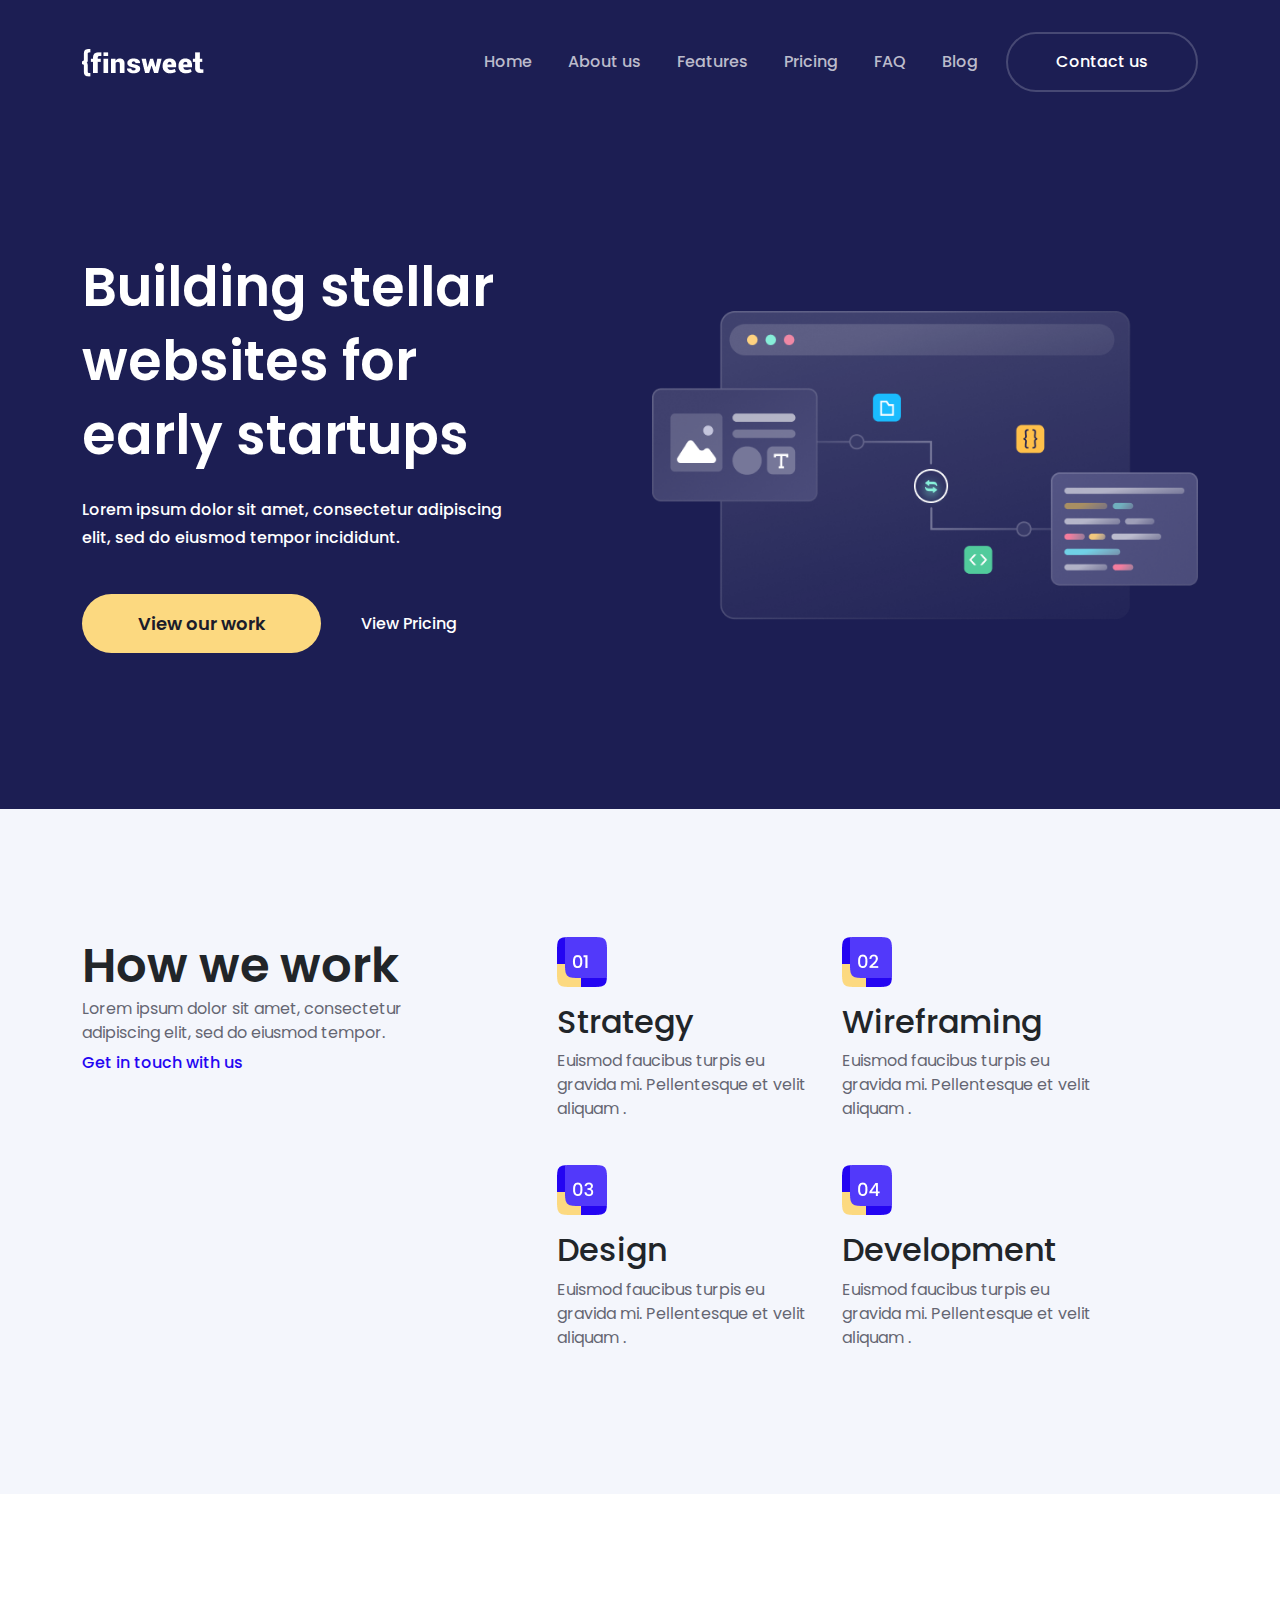
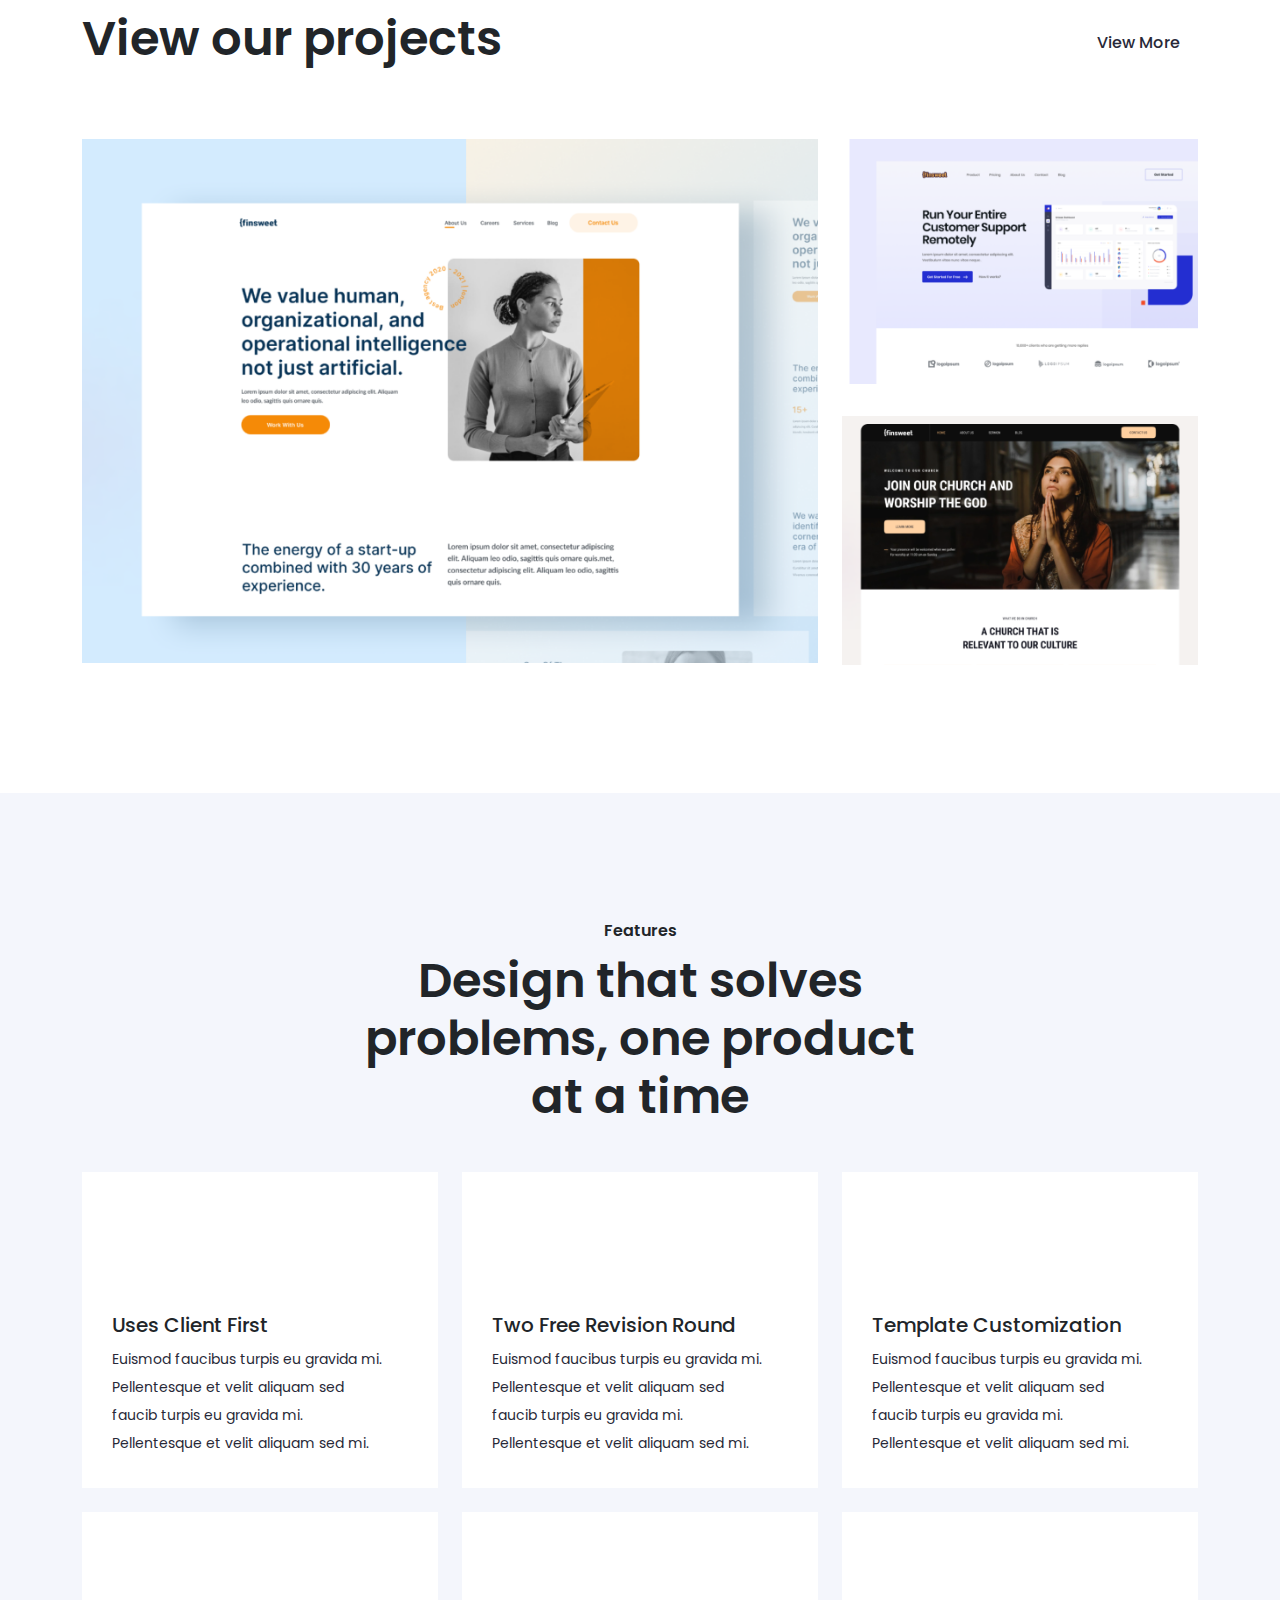
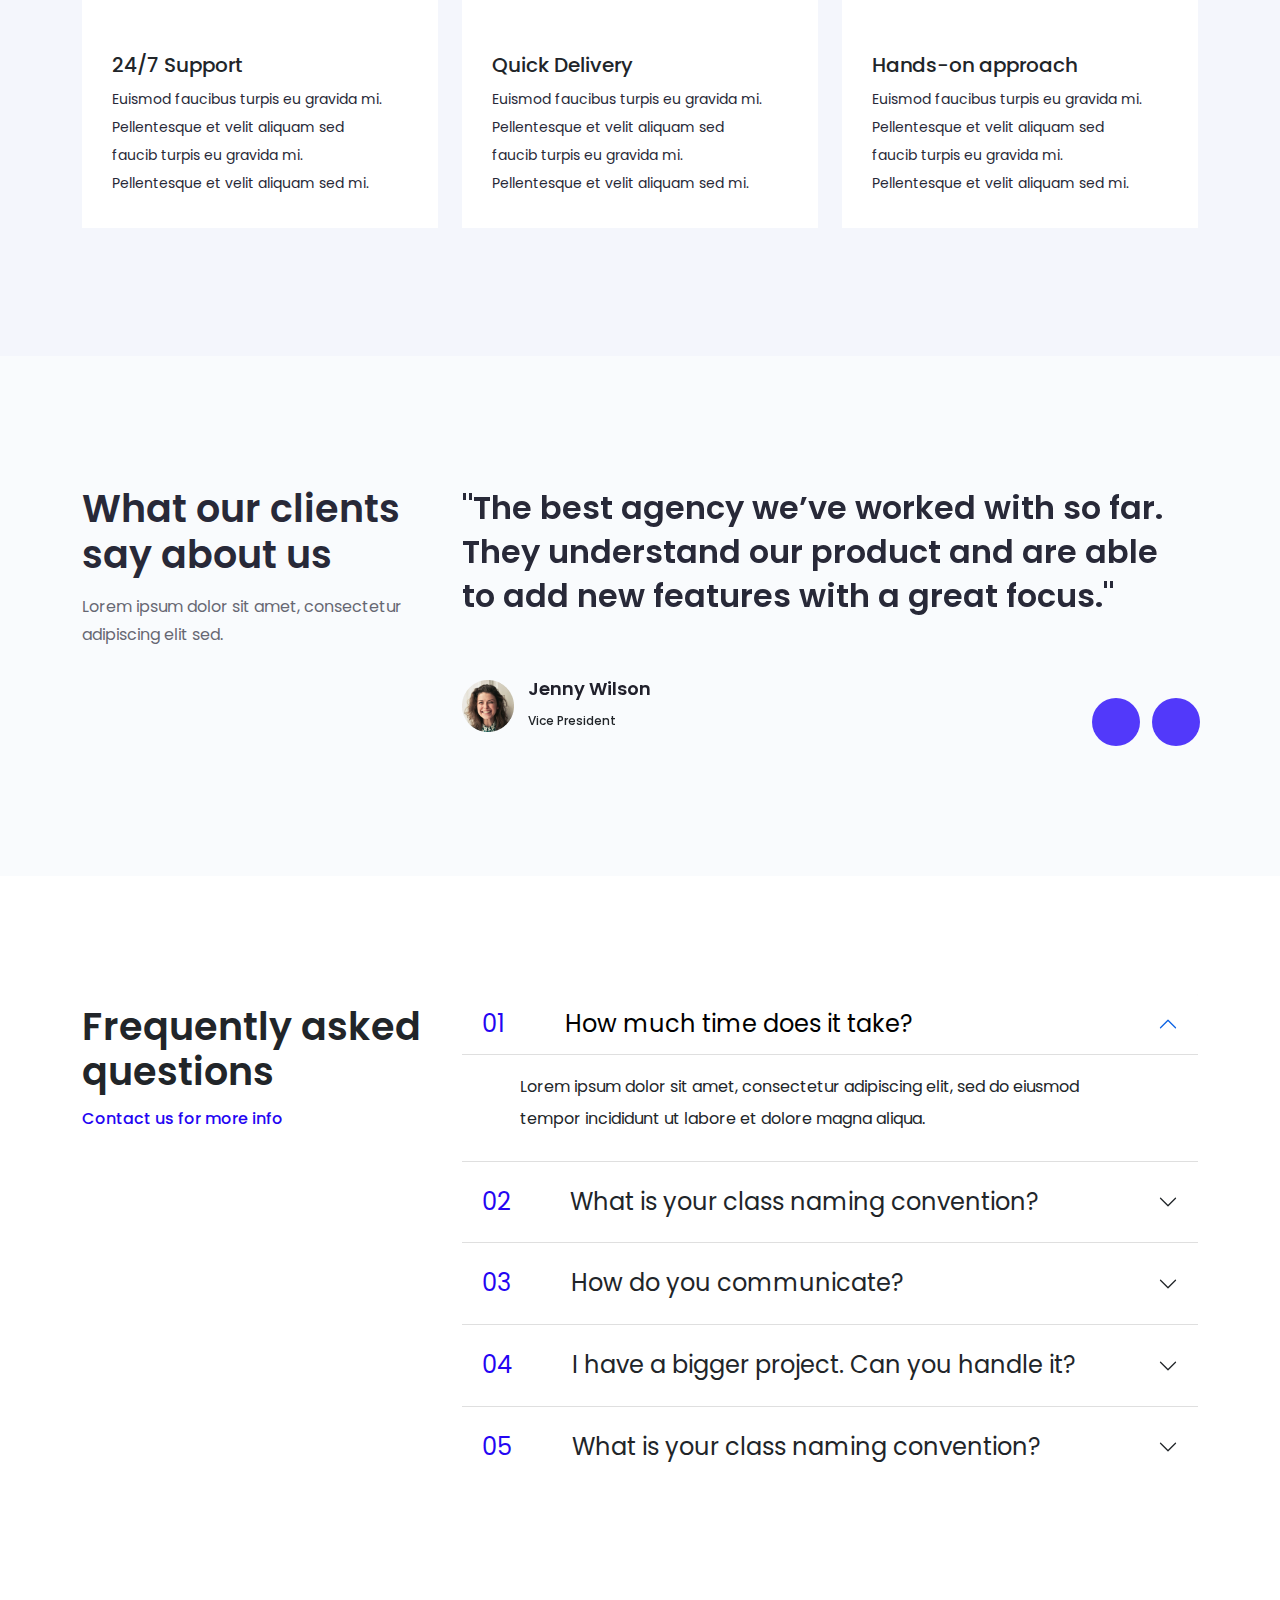
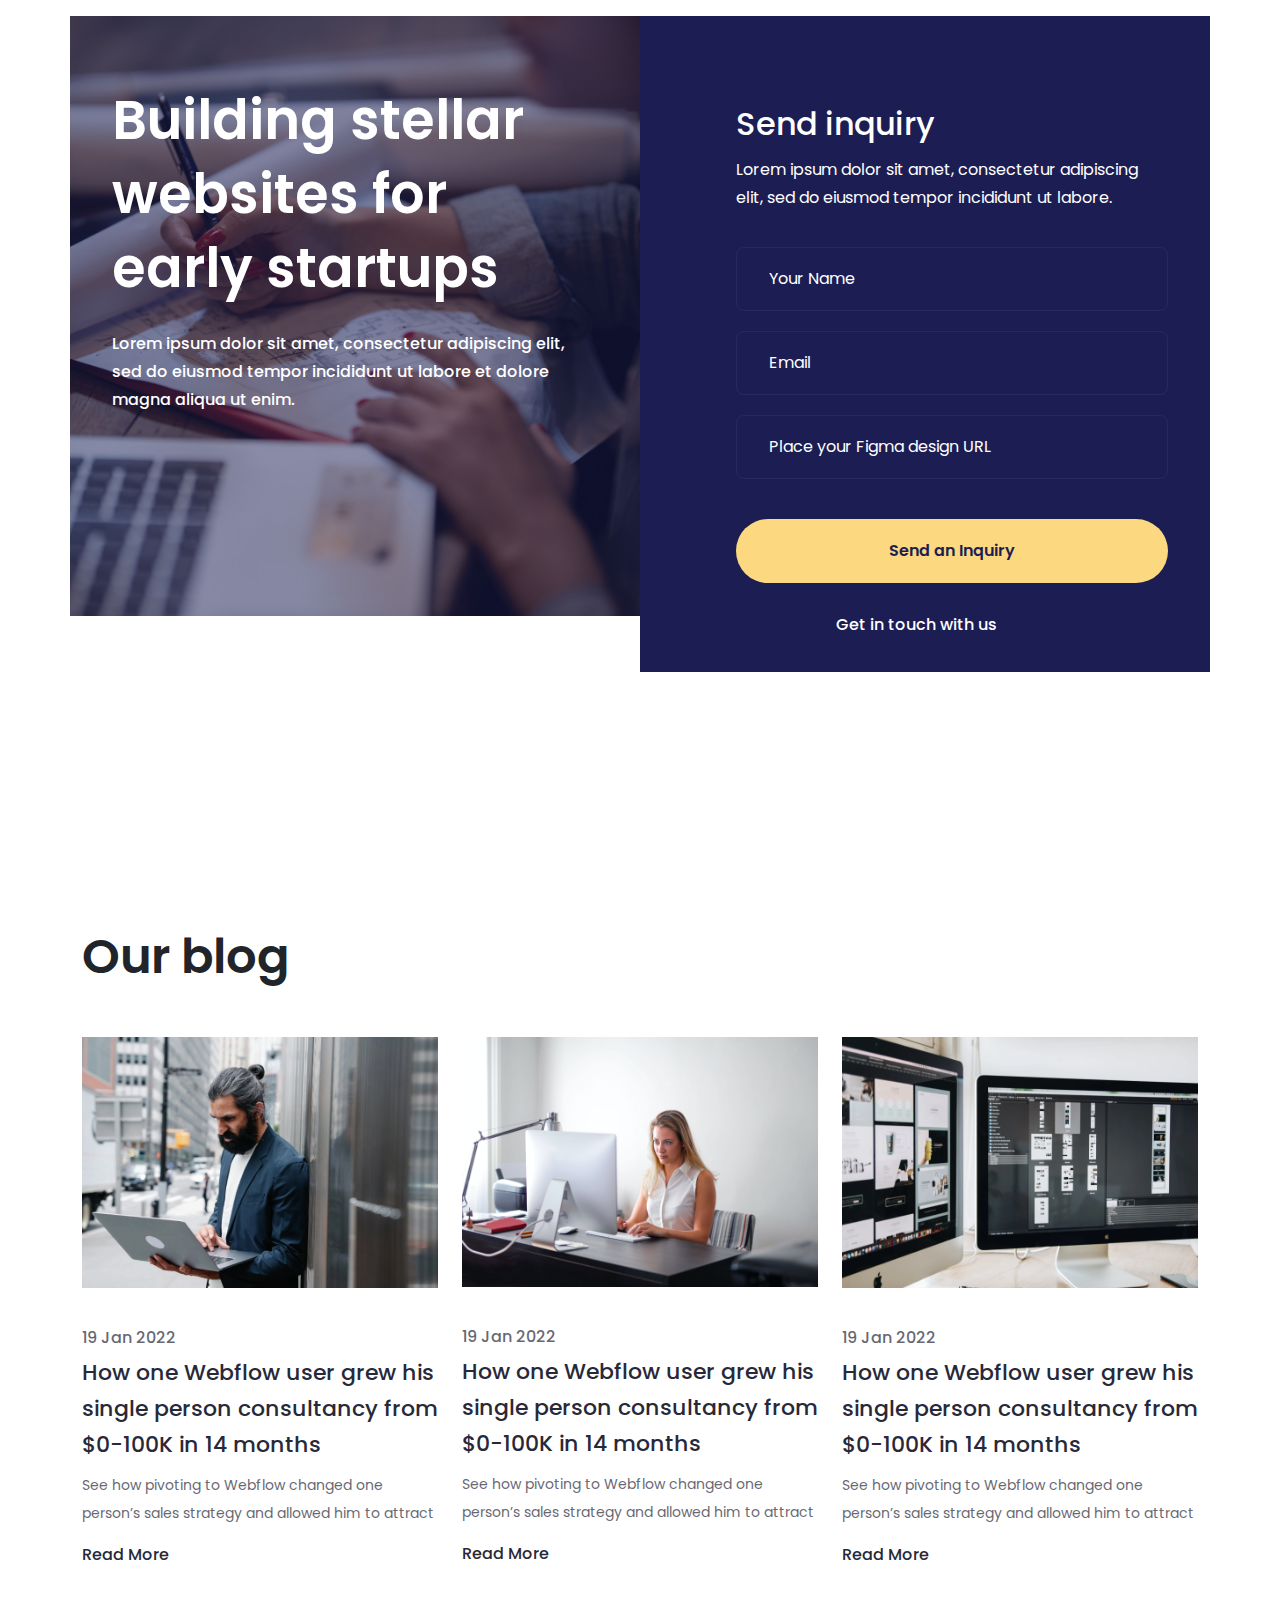
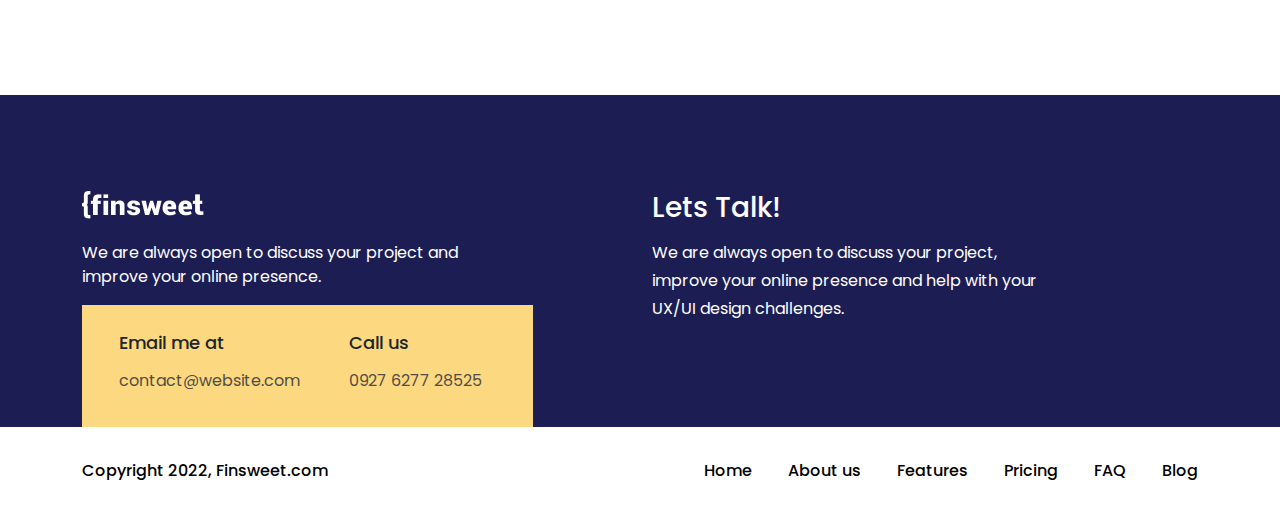
<file: index.html>
<!DOCTYPE html>
<html lang="en">
<head>
    <meta charset="UTF-8">
    <meta http-equiv="X-UA-Compatible" content="IE=edge">
    <meta name="viewport" content="width=device-width, initial-scale=1.0">
    <title>Class-41</title>
    <link rel="stylesheet" href="https://cdnjs.cloudflare.com/ajax/libs/font-awesome/6.2.1/css/all.min.css" integrity="sha512-MV7K8+y+gLIBoVD59lQIYicR65iaqukzvf/nwasF0nqhPay5w/9lJmVM2hMDcnK1OnMGCdVK+iQrJ7lzPJQd1w==" crossorigin="anonymous" referrerpolicy="no-referrer" />
    <link href="https://fonts.googleapis.com/css2?family=Poppins:wght@100;200;300;400;500;600;700;800;900&display=swap" rel="stylesheet"> 
    <link rel="stylesheet" href="css/slick.css">
    <link rel="stylesheet" href="css/bootstrap.min.css">
    <link rel="stylesheet" href="css/style.css">
</head>
<body>

    <!-- Nav-bar Part Start -->
    <nav class="navbar navbar-expand-lg">
        <div class="container">
          <a class="navbar-brand" href="index.html">
            <img src="images/Finsweet white logo 1.png" alt="Logo">
          </a>
          <button class="navbar-toggler" type="button" data-bs-toggle="collapse" data-bs-target="#navbarSupportedContent" aria-controls="navbarSupportedContent" aria-expanded="false" aria-label="Toggle navigation">
            <span class="navbar-toggler-icon"></span>
          </button>
          <div class="collapse navbar-collapse" id="navbarSupportedContent">
            <ul class="navbar-nav ms-auto mb-2 mb-lg-0">
              <li class="nav-item">
                <a class="nav-link active" aria-current="page" href="index.html">Home</a>
              </li>
              <li class="nav-item">
                <a class="nav-link" href="about-us.html">About us</a>
              </li>
              <li class="nav-item">
                <a class="nav-link" href="features.html">Features</a>
              </li>
              <li class="nav-item">
                <a class="nav-link" href="price.html">Pricing</a>
              </li>
              <li class="nav-item">
                <a class="nav-link" href="privacy.html">FAQ</a>
              </li>
              <li class="nav-item">
                <a class="nav-link" href="blog.html">Blog</a>
              </li>
            </ul>
          </div>
          <div class="nav_btn">
            <a href="contact_us.html">Contact us</a>
          </div>
        </div>
      </nav>
    <!-- Nav-bar Part End -->

    <!-- Banner Part Start -->
    <section id="banner">
        <div class="container">
            <div class="row align-items-center">
                <div class="col-lg-5">
                    <div class="banner_text">
                        <h1>Building stellar websites for early startups</h1>
                        <p>Lorem ipsum dolor sit amet, consectetur adipiscing elit, sed do eiusmod tempor incididunt.</p>
                        <div class="bnr_btn d-flex align-items-center">
                            <a id="btnwork" href="portfolio.html">View our work</a>
                            <div class="price d-flex">
                                <a href="#">View Pricing</a>
                                <i class="fa-solid fa-arrow-right-long"></i>
                            </div>
                        </div>
                    </div>
                </div>
                <div class="col-lg-6 offset-1">
                    <div class="banner_img">
                        <img src="images/Illustration.png" class=" w-100" alt="banner">
                    </div>
                </div>
            </div>
        </div>
    </section>
    <!-- Banner Part End -->

    <!-- work Part Start -->
    <section id="work">
        <div class="container">
            <div class="row">
                <div class="col-lg-3">
                    <div class="work_text">
                        <h2>How we work</h2>
                        <p>Lorem ipsum dolor sit amet, consectetur adipiscing elit, sed do eiusmod tempor.</p>
                        <div class="touch d-flex align-items-center">
                            <a href="#">Get in touch with us</a>
                            <i class="fa-solid fa-arrow-right-long"></i>
                        </div>
                    </div>
                </div>
                <div class="col-lg-6 offset-2">
                    <div class="row">
                        <div class="col-lg-6">
                            <div class="work_img">
                                <img src="images/pointer 1.png" alt="im1">
                            </div>
                            <div class="work_bussiness">
                                <h4>Strategy</h4>
                                <p>Euismod faucibus turpis eu gravida mi. Pellentesque et velit aliquam .</p>
                            </div>
                        </div>
                        <div class="col-lg-6">
                            <div class="work_img">
                                <img src="images/pointer 1(1).png" alt="im1">
                            </div>
                            <div class="work_bussiness">
                                <h4>Wireframing</h4>
                                <p>Euismod faucibus turpis eu gravida mi. Pellentesque et velit aliquam .</p>
                            </div>
                        </div>
                    </div>
                    <div class="row w1">
                        <div class="col-lg-6">
                            <div class="work_img">
                                <img src="images/pointer 1(2).png" alt="im1">
                            </div>
                            <div class="work_bussiness">
                                <h4>Design</h4>
                                <p>Euismod faucibus turpis eu gravida mi. Pellentesque et velit aliquam .</p>
                            </div>
                        </div>
                        <div class="col-lg-6">
                            <div class="work_img">
                                <img src="images/pointer 1(3).png" alt="im1">
                            </div>
                            <div class="work_bussiness">
                                <h4>Development</h4>
                                <p>Euismod faucibus turpis eu gravida mi. Pellentesque et velit aliquam .</p>
                            </div>
                        </div>
                    </div>
                </div>
                <div class="col-lg-1"></div>
            </div>
        </div>
    </section>
    <!-- work Part End -->

    <!-- Projects Part Start -->
    <section id="project">
        <div class="container">
            <div class="row">
                <div class="col-lg-12">
                    <div class="pro_text d-flex justify-content-between">
                        <h2>View our projects</h2>
                        <div class="pro d-flex align-items-center">
                            <a href="#">View More</a>
                            <i class="fa-solid fa-arrow-right-long"></i>
                        </div>
                    </div>
                </div>
                <div class="col-lg-8">
                    <div class="pro_img">
                        <img src="images/Card.png" class="w-100" alt="card">
                        <div class="pro_img_over">
                            <div class="pro_o_text">
                                <h2>Workhub office Webflow Webflow Design</h2>
                                <p>Euismod faucibus turpis eu gravida mi. Pellentesque et velit aliquam </p>
                                <div class="proo d-flex align-items-center">
                                    <a href="#">View More</a>
                                    <i class="fa-solid fa-arrow-right-long"></i>
                                </div>
                            </div>
                        </div>
                    </div>
                </div>
                <div class="col-lg-4">
                    <div class="pro_sample">
                        <img src="images/Rectangle 1313.png" class=" w-100" alt="sample">
                        <div class="pro_sample_over">
                            <div class="pro_sample_text">
                                <h4>Unisaas Website 
                                    Design</h4>
                                <div class="proo d-flex align-items-center">
                                    <a href="#">View More</a>
                                    <i class="fa-solid fa-arrow-right-long"></i>
                                </div>
                            </div>
                        </div>
                    </div>
                    <div class="pro_sample">
                        <img src="images/Card(1).png" class=" w-100" alt="sample">
                        <div class="pro_sample_over">
                            <div class="pro_sample_text">
                                <h4>Unisaas Website 
                                    Design</h4>
                                <div class="proo d-flex align-items-center">
                                    <a href="#">View More</a>
                                    <i class="fa-solid fa-arrow-right-long"></i>
                                </div>
                            </div>
                        </div>
                    </div>
                </div>
            </div>
        </div>
    </section>
    <!-- Projects Part End -->

    <!-- Feature Part Start -->
    <section id="feature">
        <div class="container">
            <div class="row">
                <div class="col-lg text-center">
                    <div class="feat_head">
                        <h6>Features</h6>
                        <h2>Design that solves problems, one product at a time</h2>
                    </div>
                </div>
            </div>
            <div class="row">
                <div class="col-lg-4">
                    <div class="feat_item">
                         <div class="feat_icon">
                            <i class="fa-solid fa-user-group"></i>
                         </div>
                         <div class="feat_text">
                            <h4>Uses Client First</h4>
                            <p>Euismod faucibus turpis eu gravida mi. Pellentesque et velit aliquam sed faucib turpis eu gravida mi. Pellentesque et velit aliquam sed mi. </p>
                         </div>
                    </div>
                </div>
                <div class="col-lg-4">
                    <div class="feat_item">
                         <div class="feat_icon">
                            <i class="fa-solid fa-circle-check"></i>
                         </div>
                         <div class="feat_text">
                            <h4>Two Free Revision Round</h4>
                            <p>Euismod faucibus turpis eu gravida mi. Pellentesque et velit aliquam sed faucib turpis eu gravida mi. Pellentesque et velit aliquam sed mi. </p>
                         </div>
                    </div>
                </div>
                <div class="col-lg-4">
                    <div class="feat_item">
                         <div class="feat_icon">
                            <i class="fa-solid fa-pen-ruler"></i>
                         </div>
                         <div class="feat_text">
                            <h4>Template Customization</h4>
                            <p>Euismod faucibus turpis eu gravida mi. Pellentesque et velit aliquam sed faucib turpis eu gravida mi. Pellentesque et velit aliquam sed mi. </p>
                         </div>
                    </div>
                </div>
            </div>
            <div class="row feat2">
                <div class="col-lg-4">
                    <div class="feat_item">
                         <div class="feat_icon">
                            <i class="fa-solid fa-comments-dollar"></i>
                         </div>
                         <div class="feat_text">
                            <h4>24/7 Support</h4>
                            <p>Euismod faucibus turpis eu gravida mi. Pellentesque et velit aliquam sed faucib turpis eu gravida mi. Pellentesque et velit aliquam sed mi. </p>
                         </div>
                    </div>
                </div>
                <div class="col-lg-4">
                    <div class="feat_item">
                         <div class="feat_icon">
                            <i class="fa-solid fa-stopwatch"></i>
                         </div>
                         <div class="feat_text">
                            <h4>Quick Delivery</h4>
                            <p>Euismod faucibus turpis eu gravida mi. Pellentesque et velit aliquam sed faucib turpis eu gravida mi. Pellentesque et velit aliquam sed mi. </p>
                         </div>
                    </div>
                </div>
                <div class="col-lg-4">
                    <div class="feat_item">
                         <div class="feat_icon">
                            <i class="fa-solid fa-file-pen"></i>
                         </div>
                         <div class="feat_text">
                            <h4>Hands-on approach</h4>
                            <p>Euismod faucibus turpis eu gravida mi. Pellentesque et velit aliquam sed faucib turpis eu gravida mi. Pellentesque et velit aliquam sed mi. </p>
                         </div>
                    </div>
                </div>
            </div>
        </div>
    </section>
    <!-- Feature Part End -->
    
    <!-- Clients Part Start -->
    <section id="clients">
        <div class="container">
            <div class="row">
                <div class="col-lg-3">
                    <div class="clients_head">
                        <h3>What our clients say about us</h3>
                        <p>Lorem ipsum dolor sit amet, consectetur adipiscing elit sed.</p>
                    </div>
                </div>
                <div class="col-lg-8 offset-1">
                    <div class="row client_main">
                        <div class="client_slide">
                            <i class="fa-solid fa-chevron-left next"></i>
                            <i class="fa-solid fa-chevron-right prev"></i>
                        </div>
                        <div class="clients_slick">
                            <div class="col-lg-12">
                                <div class="clients_text">
                                    <h4>"The best agency we’ve worked with so far. They understand our product and are able to add new features with a great focus."</h4>
                                </div>
                                <div class="clients_img d-flex align-items-center">
                                    <img src="images/Mask Group.png" alt="Clients">
                                    <div class="clients_img_text">
                                        <h6>Jenny Wilson</h6>
                                        <p>Vice President</p>
                                    </div>
                                </div>
                            </div>
                            <div class="col-lg-12">
                                <div class="clients_text">
                                    <h4>"The best agency we’ve worked with so far. They understand our product and are able to add new features with a great focus."</h4>
                                </div>
                                <div class="clients_img d-flex align-items-center">
                                    <img src="images/Mask Group.png" alt="Clients">
                                    <div class="clients_img_text">
                                        <h6>Jenny Wilson</h6>
                                        <p>Vice President</p>
                                    </div>
                                </div>
                            </div>
                            <div class="col-lg-12">
                                <div class="clients_text">
                                    <h4>"The best agency we’ve worked with so far. They understand our product and are able to add new features with a great focus."</h4>
                                </div>
                                <div class="clients_img d-flex align-items-center">
                                    <img src="images/Mask Group.png" alt="Clients">
                                    <div class="clients_img_text">
                                        <h6>Jenny Wilson</h6>
                                        <p>Vice President</p>
                                    </div>
                                </div>
                            </div>
                        </div>
                    </div>
                </div>
            </div>
        </div>
    </section>
    <!-- Clients Part End -->

    <!-- Asked Part Start -->
    <section id="asked">
        <div class="container">
            <div class="row">
                <div class="col-lg-3">
                    <div class="work_text">
                        <h2>Frequently asked questions</h2>
                        <div class="touch d-flex align-items-center">
                            <a href="#">Contact us for more info</a>
                        </div>
                    </div>
                </div>
                <div class="col-lg-8 offset-1">
                    <div class="accordion" id="accordionExample">
                        <div class="accordion-item">
                          <h2 class="accordion-header" id="headingOne">
                            <button class="accordion-button" type="button" data-bs-toggle="collapse" data-bs-target="#collapseOne" aria-expanded="true" aria-controls="collapseOne">
                                <div class="num_btn">01</div>
                                How much time does it take?
                            </button>
                          </h2>
                          <div id="collapseOne" class="accordion-collapse collapse show" aria-labelledby="headingOne" data-bs-parent="#accordionExample">
                            <div class="accordion-body">
                                <p>
                                    Lorem ipsum dolor sit amet, consectetur adipiscing elit, sed do eiusmod tempor incididunt ut labore et dolore magna aliqua.
                                </p>
                            </div>
                          </div>
                        </div>
                        <div class="accordion-item">
                          <h2 class="accordion-header" id="headingTwo">
                            <button class="accordion-button collapsed" type="button" data-bs-toggle="collapse" data-bs-target="#collapseTwo" aria-expanded="false" aria-controls="collapseTwo">
                                <div class="num_btn">02</div>
                                What is your class naming convention?
                            </button>
                          </h2>
                          <div id="collapseTwo" class="accordion-collapse collapse" aria-labelledby="headingTwo" data-bs-parent="#accordionExample">
                            <div class="accordion-body">
                                <p>Lorem ipsum dolor sit amet, consectetur adipiscing elit, sed do eiusmod tempor incididunt ut labore et dolore magna aliqua.</p>
                            </div>
                          </div>
                        </div>
                        <div class="accordion-item">
                          <h2 class="accordion-header" id="headingThree">
                            <button class="accordion-button collapsed" type="button" data-bs-toggle="collapse" data-bs-target="#collapseThree" aria-expanded="false" aria-controls="collapseThree">
                                <div class="num_btn">03</div>
                                How do you communicate?
                            </button>
                          </h2>
                          <div id="collapseThree" class="accordion-collapse collapse" aria-labelledby="headingThree" data-bs-parent="#accordionExample">
                            <div class="accordion-body">
                                <p>Lorem ipsum dolor sit amet, consectetur adipiscing elit, sed do eiusmod tempor incididunt ut labore et dolore magna aliqua.</p>
                            </div>
                          </div>
                        </div>
                        <div class="accordion-item">
                            <h2 class="accordion-header" id="headingFour">
                              <button class="accordion-button collapsed" type="button" data-bs-toggle="collapse" data-bs-target="#collapseFour" aria-expanded="false" aria-controls="collapseThree">
                                  <div class="num_btn">04</div>
                                  I have a bigger project. Can you handle it?
                              </button>
                            </h2>
                            <div id="collapseFour" class="accordion-collapse collapse" aria-labelledby="headingFour" data-bs-parent="#accordionExample">
                              <div class="accordion-body">
                                  <p>Lorem ipsum dolor sit amet, consectetur adipiscing elit, sed do eiusmod tempor incididunt ut labore et dolore magna aliqua.</p>
                              </div>
                            </div>
                        </div>
                        <div class="accordion-item">
                            <h2 class="accordion-header" id="headingFive">
                              <button class="accordion-button collapsed" type="button" data-bs-toggle="collapse" data-bs-target="#collapseFive" aria-expanded="false" aria-controls="collapseThree">
                                  <div class="num_btn">05</div>
                                  What is your class naming convention?
                              </button>
                            </h2>
                            <div id="collapseFive" class="accordion-collapse collapse" aria-labelledby="headingFive" data-bs-parent="#accordionExample">
                              <div class="accordion-body">
                                  <p>Lorem ipsum dolor sit amet, consectetur adipiscing elit, sed do eiusmod tempor incididunt ut labore et dolore magna aliqua.</p>
                              </div>
                            </div>
                        </div>
                      </div>
                </div>
            </div>
        </div>
    </section>
    <!-- Asked Part End -->

    <!-- Send Part Start -->
    <section id="send">
        <div class="container">
            <div class="row">
                <div class="col-lg-6">
                    <div class="send_img">
                        <img src="images/woman-writing-on-paper-3228878.png" class="w-100" alt="">
                        <div class="send_over">
                            <div class="send_text">
                                <h2>Building stellar websites for early startups</h2>
                                <p>Lorem ipsum dolor sit amet, consectetur adipiscing elit, sed do eiusmod tempor incididunt ut labore et dolore magna aliqua ut enim.</p>
                            </div>
                        </div>
                    </div>
                </div>
                <div class="col-lg-6 send">
                    <div class="send_form">
                        <h4>Send inquiry</h4>
                        <p>Lorem ipsum dolor sit amet, consectetur adipiscing elit, sed do eiusmod tempor incididunt ut labore.</p>
                        <div class="send_input">
                            <input type="text" id="name" required placeholder="Your Name">
                            <input type="email" id="email" required placeholder="Email">
                            <input type="text" id="url" required placeholder="Place your Figma design URL">
                        </div>
                        <div class="send_btn">
                            <a href="#">Send an Inquiry</a>
                        </div>
                        <div class="proo d-flex justify-content-center align-items-center">
                            <a href="#">Get in touch with us</a>
                            <i class="fa-solid fa-arrow-right-long"></i>
                        </div>
                    </div>
                </div>
            </div>
        </div>
    </section>
    <!-- Send Part End -->

    <!-- Blog Part Start -->
    <section id="blog">
        <div class="container">
            <div class="row">
                <div class="blog_head">
                    <h3>Our blog</h3>
                </div>
            </div>
            <div class="row">
                <div class="col-lg-4">
                    <div class="blog_item">
                        <div class="blog_img">
                            <img src="images/arabic-businessman-standing-on-street-and-using-laptop-9623794.png" class="w-100" alt="">
                        </div>
                        <div class="blog_text">
                            <h6>19 Jan 2022</h6>
                            <h4>How one Webflow user grew his single person consultancy from $0-100K in 14 months</h4>
                            <p>See how pivoting to Webflow changed one person’s sales strategy and allowed him to attract</p>
                            <div class="proo d-flex align-items-center">
                                <a href="#">Read More</a>
                                <i class="fa-solid fa-arrow-right-long"></i>
                            </div>
                        </div>
                    </div>
                </div>
                <div class="col-lg-4">
                    <div class="blog_item">
                        <div class="blog_img">
                            <img src="images/woman-in-white-sleeveless-shirt-using-macbook-air-on-brown-wooden-table-3766189.png" class="w-100" alt="">
                        </div>
                        <div class="blog_text">
                            <h6>19 Jan 2022</h6>
                            <h4>How one Webflow user grew his single person consultancy from $0-100K in 14 months</h4>
                            <p>See how pivoting to Webflow changed one person’s sales strategy and allowed him to attract</p>
                            <div class="proo d-flex align-items-center">
                                <a href="#">Read More</a>
                                <i class="fa-solid fa-arrow-right-long"></i>
                            </div>
                        </div>
                    </div>
                </div>
                <div class="col-lg-4">
                    <div class="blog_item">
                        <div class="blog_img">
                            <img src="images/apple-monitors-326518.png" class="w-100" alt="">
                        </div>
                        <div class="blog_text">
                            <h6>19 Jan 2022</h6>
                            <h4>How one Webflow user grew his single person consultancy from $0-100K in 14 months</h4>
                            <p>See how pivoting to Webflow changed one person’s sales strategy and allowed him to attract</p>
                            <div class="proo d-flex align-items-center">
                                <a href="#">Read More</a>
                                <i class="fa-solid fa-arrow-right-long"></i>
                            </div>
                        </div>
                    </div>
                </div>
            </div>
        </div>
    </section>
    <!-- Blog Part End -->

    <!-- footer Part Start -->
    <footer>
        <div class="container">
            <div class="row">
                <div class="col-lg-5">
                    <div class="footer_logo">
                        <img src="images/Finsweet white logo 1.png" alt="logo">
                    </div>
                    <p>We are always open to discuss your project and improve your online presence.</p>
                    <div class="footer_contact">
                        <div class="footer_email">
                            <h6>Email me at</h6>
                            <p>contact@website.com</p>
                        </div>
                        <div class="footer_call">
                            <h6>Call us</h6>
                            <p>0927 6277 28525</p>
                        </div>
                    </div>
                </div>
                <div class="col-lg-4 offset-1">
                    <div class="footer_social">
                        <h3>Lets Talk!</h3>
                        <p>We are always open to discuss your project, improve your online presence and help with your UX/UI design challenges.</p>
                        <ul>
                            <li><a href="#"><i class="fa-brands fa-facebook"></i></a></li>
                            <li><a href="#"><i class="fa-brands fa-twitter"></i></a></li>
                            <li><a href="#"><i class="fa-brands fa-instagram"></i></a></li>
                            <li><a href="#"><i class="fa-brands fa-linkedin"></i></a></li>
                        </ul>
                    </div>
                </div>
                <div class="col-lg-2"></div>
            </div>
        </div>
        <div class="footer_last">
            <div class="container">
                <div class="row justify-content-between">
                    <div class="col-lg-3">
                        <div class="footer_copy">
                            <p>Copyright 2022, Finsweet.com</p>
                        </div>
                    </div>
                    <div class="col-lg-6 offset-3">
                        <div class="footer_last_nav">
                            <ul>
                                <li><a href="#">Home</a></li>
                                <li><a href="#">About us</a></li>
                                <li><a href="#">Features</a></li>
                                <li><a href="#">Pricing</a></li>
                                <li><a href="#">FAQ</a></li>
                                <li><a href="#">Blog</a></li>
                            </ul>
                        </div>
                    </div>
                </div>
            </div>
        </div>
    </footer>
    <!-- footer Part End -->

    <script src="js/jquery-1.12.4.min.js"></script>
    <script src="js/slick.min.js"></script>
    <script src="js/bootstrap.bundle.min.js"></script>
    <script src="js/custom.js"></script>
</body>
</html>
</file>
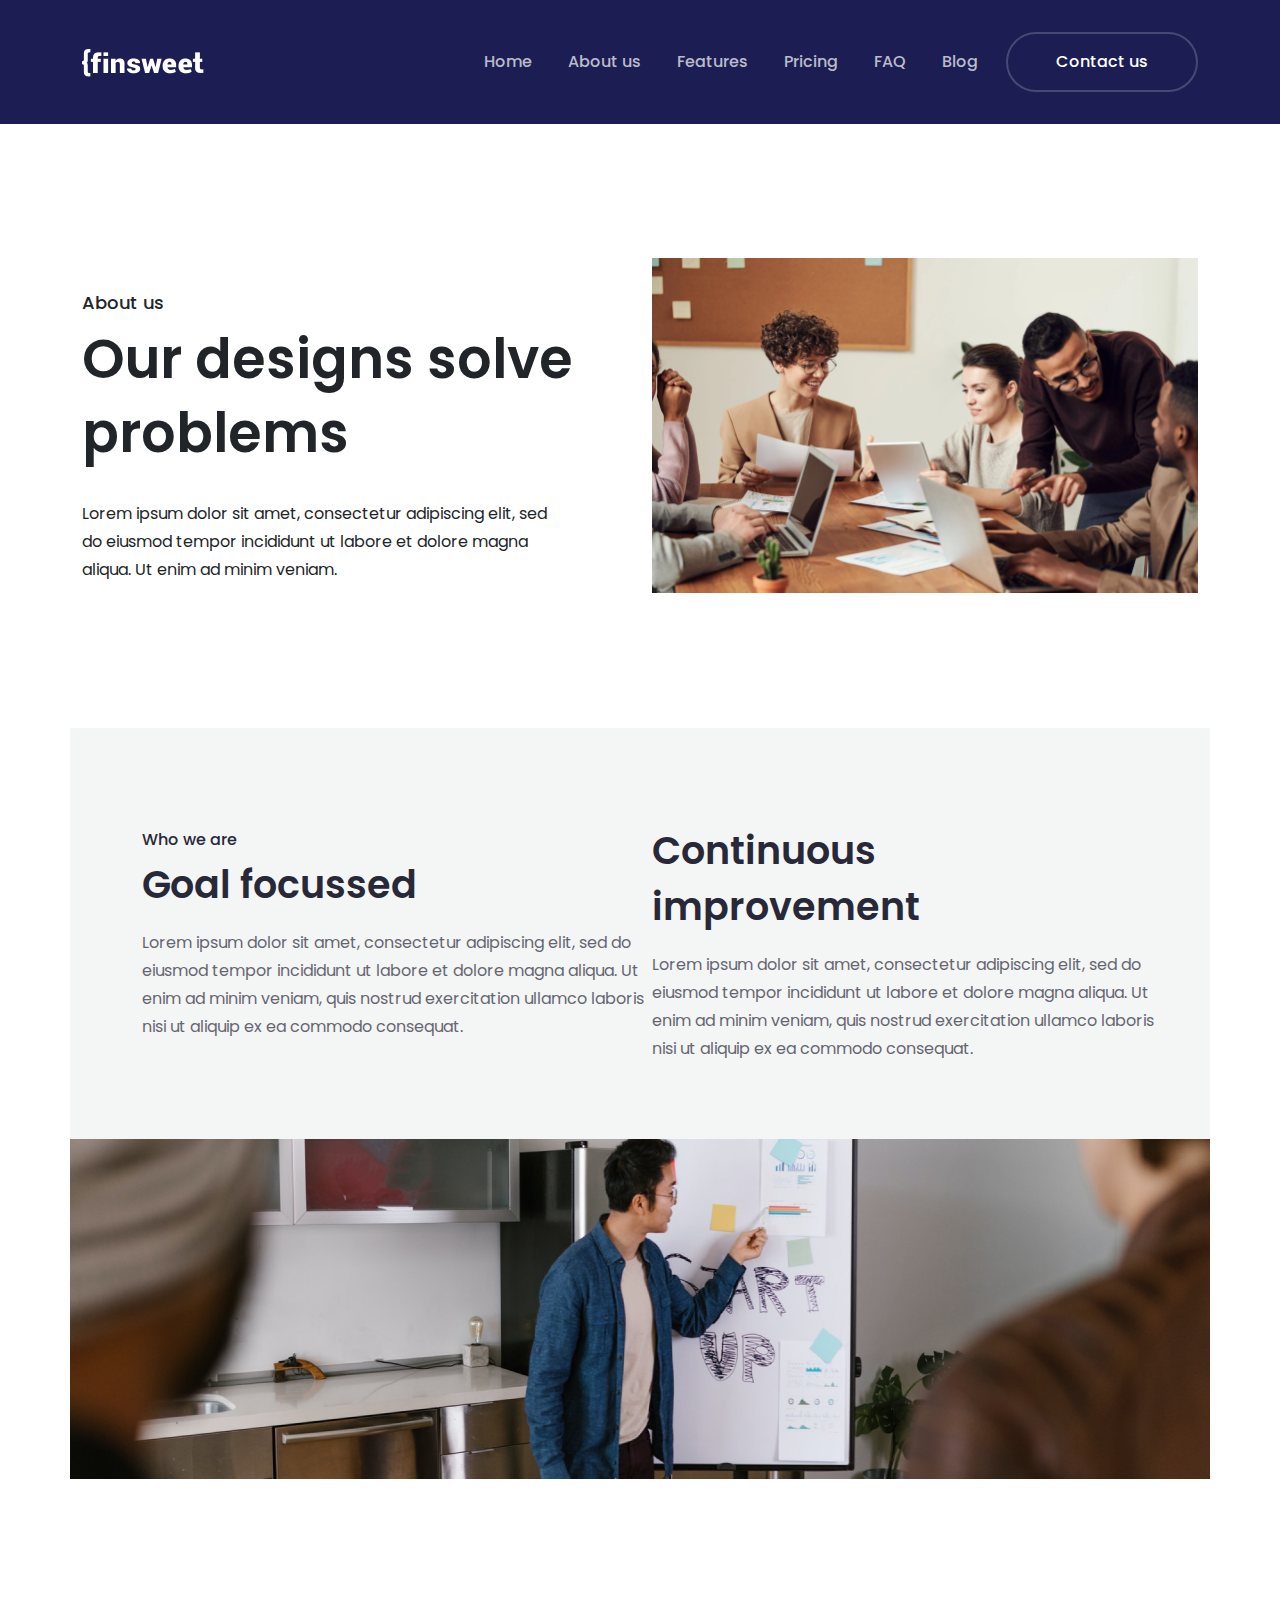
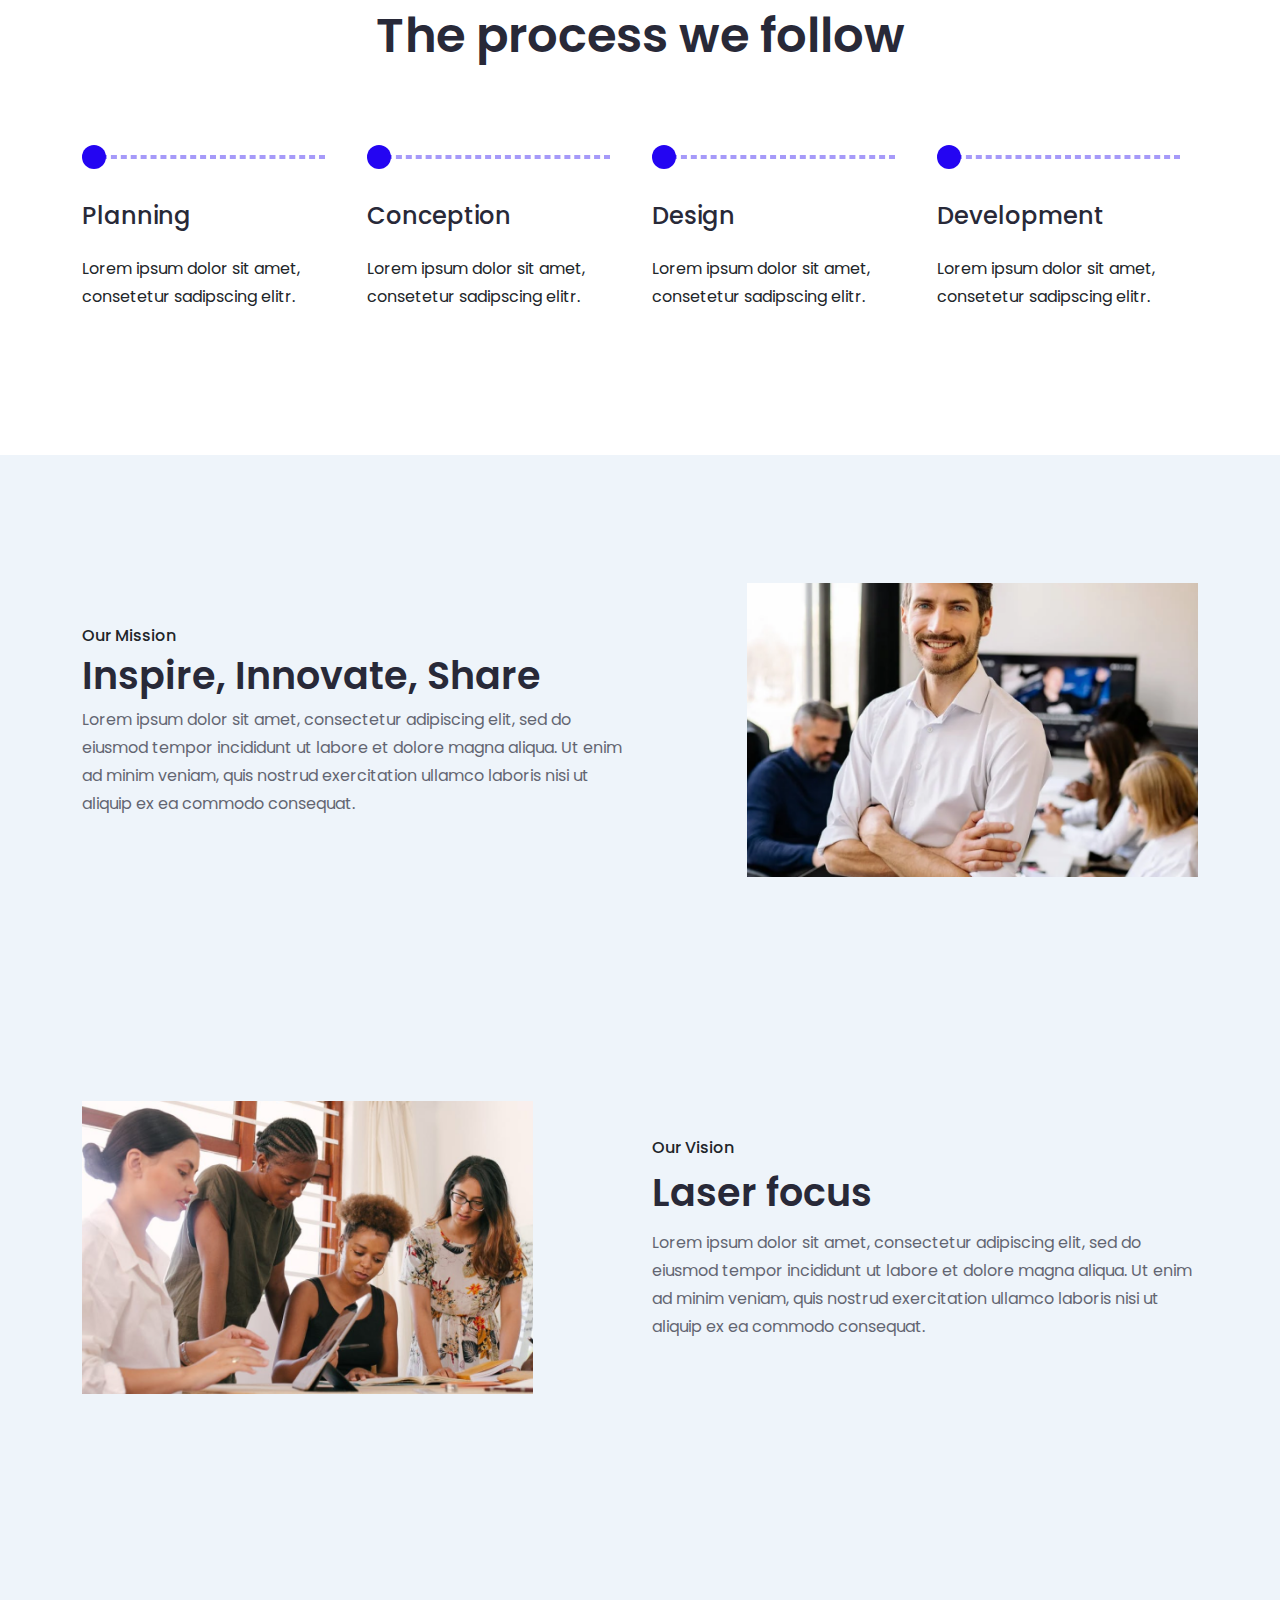
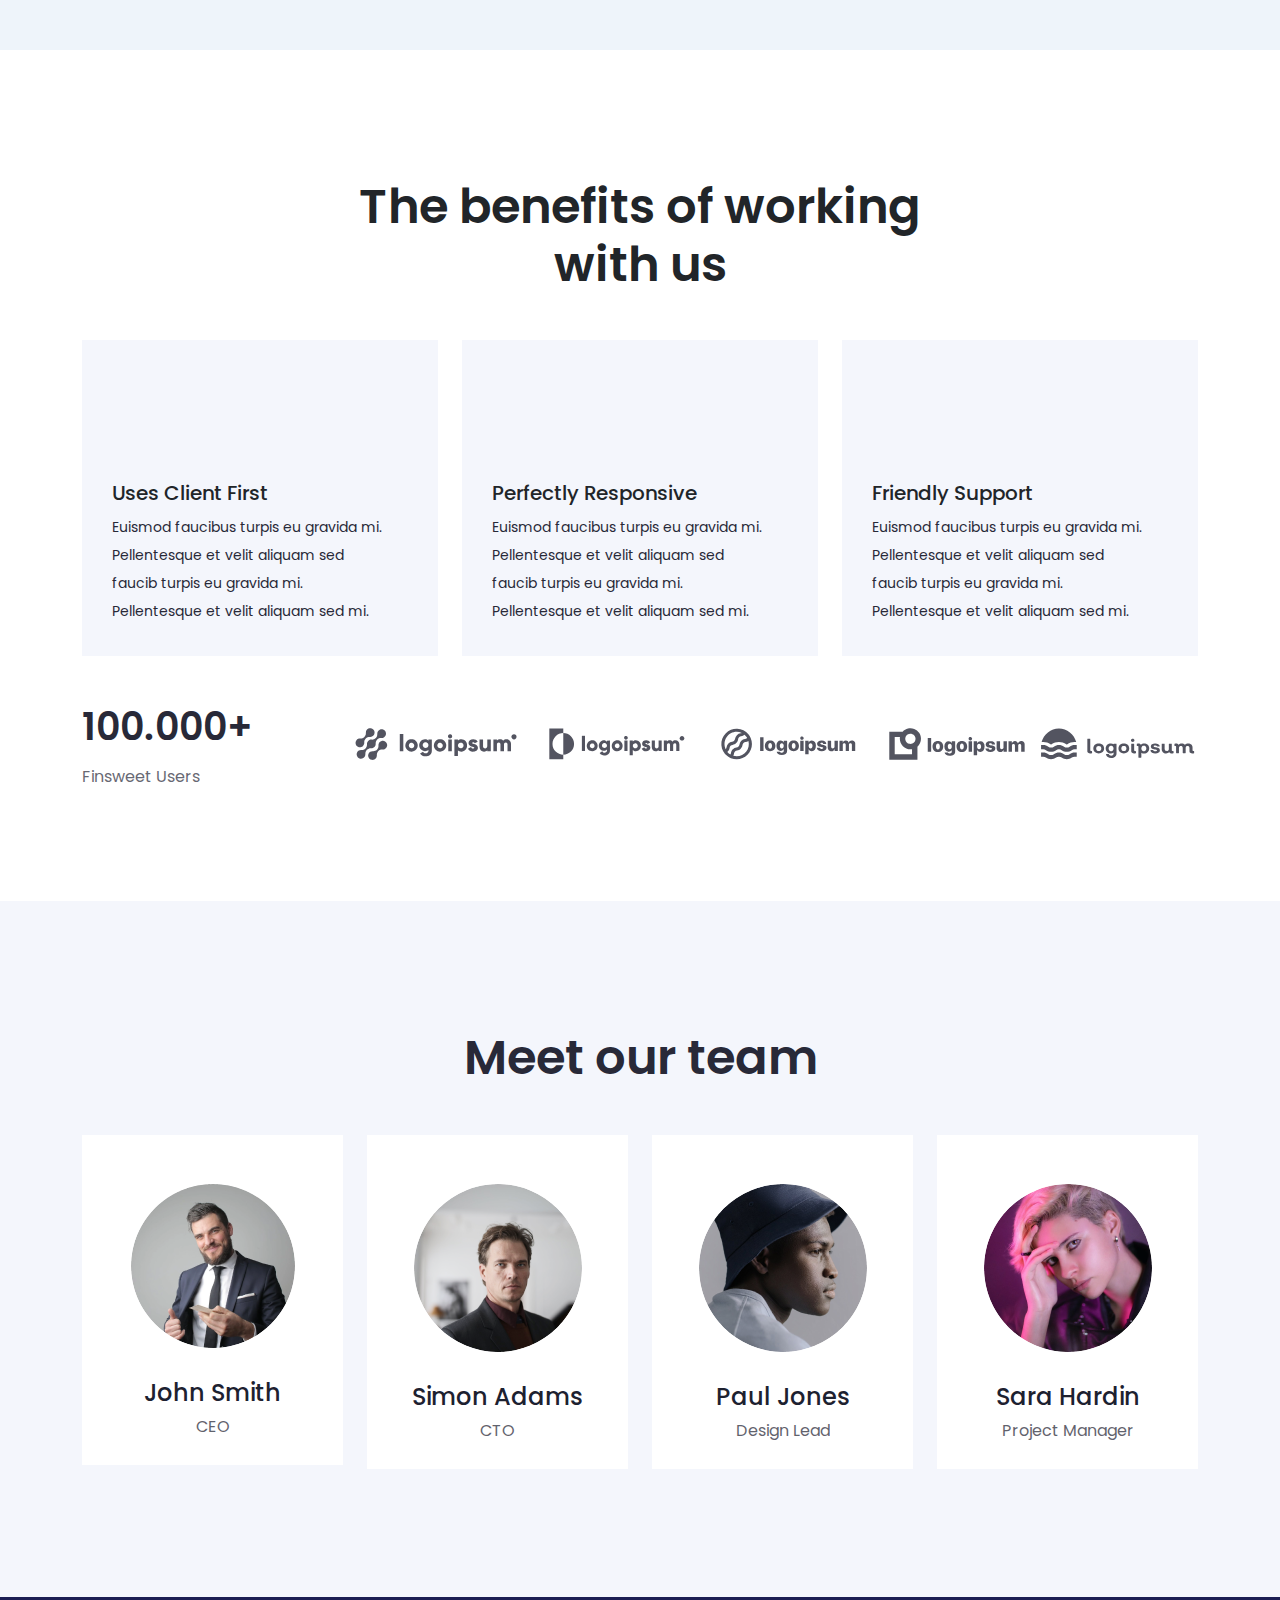
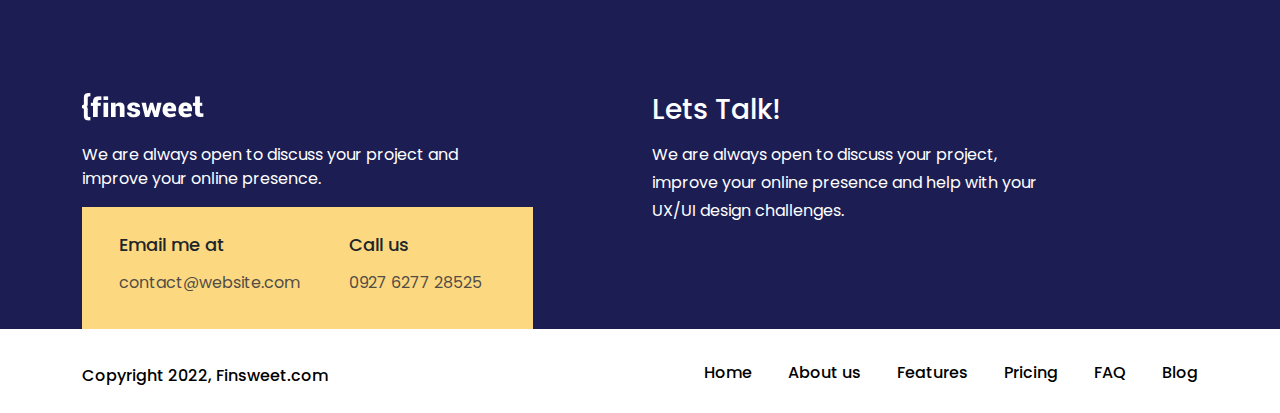
<file: about-us.html>
<!DOCTYPE html>
<html lang="en">
<head>
    <meta charset="UTF-8">
    <meta http-equiv="X-UA-Compatible" content="IE=edge">
    <meta name="viewport" content="width=device-width, initial-scale=1.0">
    <title>Class-41</title>
    <link rel="stylesheet" href="https://cdnjs.cloudflare.com/ajax/libs/font-awesome/6.2.1/css/all.min.css" integrity="sha512-MV7K8+y+gLIBoVD59lQIYicR65iaqukzvf/nwasF0nqhPay5w/9lJmVM2hMDcnK1OnMGCdVK+iQrJ7lzPJQd1w==" crossorigin="anonymous" referrerpolicy="no-referrer" />
    <link href="https://fonts.googleapis.com/css2?family=Poppins:wght@100;200;300;400;500;600;700;800;900&display=swap" rel="stylesheet"> 
    <link rel="stylesheet" href="css/slick.css">
    <link rel="stylesheet" href="css/bootstrap.min.css">
    <link rel="stylesheet" href="css/style.css">
</head>
<body>

    <!-- Nav-bar Part Start -->
    <nav class="navbar navbar-expand-lg">
        <div class="container">
          <a class="navbar-brand" href="index.html">
            <img src="images/Finsweet white logo 1.png" alt="Logo">
          </a>
          <button class="navbar-toggler" type="button" data-bs-toggle="collapse" data-bs-target="#navbarSupportedContent" aria-controls="navbarSupportedContent" aria-expanded="false" aria-label="Toggle navigation">
            <span class="navbar-toggler-icon"></span>
          </button>
          <div class="collapse navbar-collapse" id="navbarSupportedContent">
            <ul class="navbar-nav ms-auto mb-2 mb-lg-0">
              <li class="nav-item">
                <a class="nav-link active" aria-current="page" href="index.html">Home</a>
              </li>
              <li class="nav-item">
                <a class="nav-link" href="about-us.html">About us</a>
              </li>
              <li class="nav-item">
                <a class="nav-link" href="features.html">Features</a>
              </li>
              <li class="nav-item">
                <a class="nav-link" href="price.html">Pricing</a>
              </li>
              <li class="nav-item">
                <a class="nav-link" href="privacy.html">FAQ</a>
              </li>
              <li class="nav-item">
                <a class="nav-link" href="blog.html">Blog</a>
              </li>
            </ul>
          </div>
          <div class="nav_btn">
            <a href="contact_us.html">Contact us</a>
          </div>
        </div>
      </nav>
    <!-- Nav-bar Part End -->

    <!-- About_Problems Part Start -->
    <section id="a_problem">
        <div class="container">
            <div class="row align-items-center">
                <div class="col-lg-6">
                    <div class="problem_text">
                        <h6>About us</h6>
                        <h2>Our designs solve problems</h2>
                        <p>Lorem ipsum dolor sit amet, consectetur adipiscing elit, sed do eiusmod tempor incididunt ut labore et dolore magna aliqua. Ut enim ad minim veniam.</p>
                    </div>
                </div>
                <div class="col-lg-6">
                    <div class="prob_img">
                        <img src="images/group-of-people-sitting-indoors-3184360.png" class=" w-100" alt="problems">
                    </div>
                </div>
            </div>
        </div>
    </section>
    <!-- About_Problems Part End -->

    <!-- Goal Part Start -->
    <section id="goal">
        <div class="container">
            <div class="row goal_main align-items-center">
                <div class="col-lg-6">
                    <div class="goal_text">
                        <h6>Who we are</h6>
                        <h2>Goal focussed</h2>
                        <p>Lorem ipsum dolor sit amet, consectetur adipiscing elit, sed do eiusmod tempor incididunt ut labore et dolore magna aliqua. Ut enim ad minim veniam, quis nostrud exercitation ullamco laboris nisi ut aliquip ex ea commodo consequat.</p>
                    </div>
                </div>
                <div class="col-lg-6 goal2">
                    <div class="goal_text">
                        <h2>Continuous improvement</h2>
                        <p>Lorem ipsum dolor sit amet, consectetur adipiscing elit, sed do eiusmod tempor incididunt ut labore et dolore magna aliqua. Ut enim ad minim veniam, quis nostrud exercitation ullamco laboris nisi ut aliquip ex ea commodo consequat.</p>
                    </div>
                </div>
            </div>
            <div class="row">
                <div class="col-lg">
                    <div class="goal_img">
                        <img src="images/man-in-blue-jacket-looking-at-white-board-7413916.png" class="w-100" alt="">
                    </div>
                </div>
            </div>
        </div>
    </section>
    <!-- Goal Part End -->

    <!-- Follow Part Start -->
    <section id="follow">
        <div class="container">
            <div class="row">
                <div class="col-lg-12 text-center">
                    <div class="follow_head">
                        <h4>The process we follow</h4>
                    </div>
                </div>
                <div class="col-lg-3">
                    <div class="follow_item">
                        <div class="follow_slide">
                            <div class="follow_one"></div>
                            <div class="follow_two"></div>
                        </div>
                        <div class="follow_text">
                            <h4>Planning</h4>
                            <p>Lorem ipsum dolor sit amet, consetetur sadipscing elitr.</p>
                        </div>
                    </div>
                </div>
                <div class="col-lg-3">
                    <div class="follow_item">
                        <div class="follow_slide">
                            <div class="follow_one"></div>
                            <div class="follow_two"></div>
                        </div>
                        <div class="follow_text">
                            <h4>Conception</h4>
                            <p>Lorem ipsum dolor sit amet, consetetur sadipscing elitr.</p>
                        </div>
                    </div>
                </div>
                <div class="col-lg-3">
                    <div class="follow_item">
                        <div class="follow_slide">
                            <div class="follow_one"></div>
                            <div class="follow_two"></div>
                        </div>
                        <div class="follow_text">
                            <h4>Design</h4>
                            <p>Lorem ipsum dolor sit amet, consetetur sadipscing elitr.</p>
                        </div>
                    </div>
                </div>
                <div class="col-lg-3">
                    <div class="follow_item">
                        <div class="follow_slide">
                            <div class="follow_one"></div>
                            <div class="follow_two"></div>
                        </div>
                        <div class="follow_text">
                            <h4>Development</h4>
                            <p>Lorem ipsum dolor sit amet, consetetur sadipscing elitr.</p>
                        </div>
                    </div>
                </div>
            </div>
        </div>
    </section>
    <!-- Follow Part End -->

    <!-- Misson Part Start -->
    <section id="mission">
        <div class="container">
            <div class="row align-items-center">
                <div class="col-lg-6">
                    <div class="mission_text">
                        <h6>Our Mission </h6>
                        <h4>Inspire, Innovate, Share</h4>
                        <p>Lorem ipsum dolor sit amet, consectetur adipiscing elit, sed do eiusmod tempor incididunt ut labore et dolore magna aliqua. Ut enim ad minim veniam, quis nostrud exercitation ullamco laboris nisi ut aliquip ex ea commodo consequat.</p>
                    </div>
                </div>
                <div class="col-lg-5 offset-1">
                    <div class="mission_img">
                        <img src="images/a-man-standing-in-an-office-7792811.png" class="w-100" alt="">
                    </div>
                </div>
            </div>
            <div class="row align-items-center flex-row-reverse mission2">
                <div class="col-lg-6 offset-1">
                    <div class="mission_text text-start">
                        <h6>Our Vision </h6>
                        <h4>Laser focus</h4>
                        <p>Lorem ipsum dolor sit amet, consectetur adipiscing elit, sed do eiusmod tempor incididunt ut labore et dolore magna aliqua. Ut enim ad minim veniam, quis nostrud exercitation ullamco laboris nisi ut aliquip ex ea commodo consequat.</p>
                    </div>
                </div>
                <div class="col-lg-5">
                    <div class="mission_img">
                        <img src="images/photo-of-women-at-the-meeting-3810789.png" class="w-100" alt="">
                    </div>
                </div>
            </div>
        </div>
    </section>
    <!-- Misson Part End -->
     
  

    <!-- Feature Part Start -->
    <section id="featuree">
        <div class="container">
            <div class="row">
                <div class="col-lg text-center">
                    <div class="feat_headd">
                        <h2>The benefits of working with us</h2>
                    </div>
                </div>
            </div>
            <div class="row">
                <div class="col-lg-4">
                    <div class="feat_item">
                         <div class="feat_icon">
                            <i class="fa-solid fa-file-pen"></i>
                         </div>
                         <div class="feat_text">
                            <h4>Uses Client First</h4>
                            <p>Euismod faucibus turpis eu gravida mi. Pellentesque et velit aliquam sed faucib turpis eu gravida mi. Pellentesque et velit aliquam sed mi. </p>
                         </div>
                    </div>
                </div>
                <div class="col-lg-4">
                    <div class="feat_item">
                         <div class="feat_icon">
                            <i class="fa-solid fa-pen-ruler"></i>
                         </div>
                         <div class="feat_text">
                            <h4>Perfectly Responsive</h4>
                            <p>Euismod faucibus turpis eu gravida mi. Pellentesque et velit aliquam sed faucib turpis eu gravida mi. Pellentesque et velit aliquam sed mi. </p>
                         </div>
                    </div>
                </div>
                <div class="col-lg-4">
                    <div class="feat_item">
                         <div class="feat_icon">
                            <i class="fa-solid fa-user-group"></i>
                         </div>
                         <div class="feat_text">
                            <h4>Friendly Support</h4>
                            <p>Euismod faucibus turpis eu gravida mi. Pellentesque et velit aliquam sed faucib turpis eu gravida mi. Pellentesque et velit aliquam sed mi. </p>
                         </div>
                    </div>
                </div>
            </div>
            <div class="row brands">
                 <div class="col-lg-3">
                    <div class="brand_head">
                        <h4>100.000+</h4>
                        <p>Finsweet Users</p>
                    </div>
                 </div>
                 <div class="col-lg">
                    <div class="b_img">
                        <svg width="162" height="32" viewBox="0 0 162 32" fill="none" xmlns="http://www.w3.org/2000/svg">
                            <g clip-path="url(#clip0_904_1039)">
                            <path d="M24.7231 14.0828C24.2731 14.5374 23.9284 15.086 23.7137 15.6896C23.499 16.2932 23.4196 16.9369 23.481 17.5749L23.4596 17.5534C23.5227 18.3043 23.4219 19.06 23.1641 19.7677C22.9063 20.4755 22.4979 21.1182 21.9671 21.6511C21.4364 22.184 20.7962 22.5942 20.0912 22.853C19.3863 23.1118 18.6336 23.213 17.8857 23.1497L17.907 23.1711C17.0124 23.0875 16.1138 23.2829 15.3339 23.7308C14.5539 24.1787 13.9305 24.8573 13.5487 25.6739C13.1669 26.4905 13.0452 27.4056 13.2004 28.2941C13.3555 29.1827 13.7798 30.0016 14.4154 30.6393C15.0511 31.2768 15.8671 31.7021 16.7523 31.857C17.6375 32.012 18.5487 31.8889 19.3617 31.5049C20.1748 31.1209 20.85 30.4943 21.2954 29.7109C21.7408 28.9273 21.9347 28.025 21.8506 27.1269L21.8732 27.1483C21.81 26.3974 21.9109 25.6417 22.1687 24.9339C22.4265 24.2262 22.835 23.5834 23.3657 23.0506C23.8965 22.5177 24.5366 22.1076 25.2416 21.8488C25.9465 21.5899 26.6992 21.4887 27.4471 21.5521L27.4246 21.5306C28.1554 21.5966 28.891 21.4763 29.5632 21.1808C30.2354 20.8854 30.8224 20.4244 31.2698 19.8405C31.7173 19.2567 32.0107 18.5689 32.1229 17.8408C32.2352 17.1128 32.1625 16.368 31.9116 15.6757C31.6609 14.9833 31.2401 14.3657 30.6882 13.8802C30.1364 13.3946 29.4714 13.0568 28.7549 12.8979C28.0384 12.739 27.2935 12.7643 26.5893 12.9715C25.8852 13.1786 25.2445 13.5609 24.7267 14.0828H24.7231Z" fill="#535460"/>
                            <path d="M15.9638 20.3602L15.9412 20.3388C16.5769 20.4031 17.2189 20.3247 17.8207 20.1094C18.4225 19.8942 18.9692 19.5472 19.4211 19.0938C19.8731 18.6404 20.219 18.0918 20.4339 17.4878C20.6488 16.8837 20.7273 16.2392 20.6637 15.6009L20.6863 15.6223C20.6232 14.8715 20.724 14.1157 20.9818 13.408C21.2396 12.7003 21.6481 12.0575 22.1789 11.5247C22.7096 10.9918 23.3498 10.5816 24.0547 10.3228C24.7596 10.0639 25.5124 9.96268 26.2603 10.0261L26.2377 10.0047C27.1324 10.089 28.0313 9.89416 28.8117 9.44682C29.5921 8.99941 30.216 8.32121 30.5984 7.50469C30.9808 6.68818 31.103 5.77313 30.9484 4.88432C30.7937 3.99551 30.3697 3.17624 29.7343 2.53824C29.0988 1.90024 28.2829 1.47458 27.3976 1.31932C26.5123 1.16406 25.6009 1.28675 24.7877 1.67067C23.9744 2.05458 23.2989 2.68103 22.8533 3.46456C22.4077 4.24809 22.2137 5.15056 22.2977 6.04887L22.2763 6.02622C22.3396 6.77718 22.239 7.53298 21.9812 8.24082C21.7235 8.94867 21.3149 9.59148 20.7842 10.1244C20.2535 10.6574 19.6132 11.0675 18.9081 11.3263C18.2031 11.585 17.4503 11.6861 16.7024 11.6224L16.7237 11.6451C16.088 11.5808 15.446 11.6591 14.8442 11.8745C14.2424 12.0897 13.6957 12.4367 13.2438 12.8901C12.7919 13.3435 12.4459 13.8921 12.231 14.4961C12.0161 15.1003 11.9376 15.7447 12.0012 16.383L11.9798 16.3615C12.0427 17.1124 11.9417 17.868 11.6838 18.5757C11.426 19.2833 11.0175 19.926 10.4868 20.4588C9.95608 20.9917 9.31599 21.4018 8.61116 21.6607C7.90632 21.9196 7.15372 22.021 6.40584 21.9578L6.42722 21.9792C5.53248 21.8949 4.63362 22.0897 3.85321 22.5371C3.0728 22.9845 2.44885 23.6627 2.06647 24.4792C1.68408 25.2958 1.56188 26.2108 1.71652 27.0996C1.87116 27.9884 2.29512 28.8077 2.93058 29.4457C3.56603 30.0837 4.38204 30.5093 5.2673 30.6646C6.15257 30.8198 7.06399 30.6972 7.87724 30.3133C8.6905 29.9294 9.366 29.3029 9.81157 28.5194C10.2572 27.7359 10.4512 26.8334 10.3672 25.935L10.3898 25.9565C10.3267 25.2056 10.4275 24.4498 10.6853 23.7422C10.9431 23.0344 11.3516 22.3917 11.8823 21.8588C12.4131 21.3259 13.0532 20.9157 13.7582 20.6569C14.4631 20.3981 15.2158 20.2969 15.9638 20.3602Z" fill="#535460"/>
                            <path d="M8.00484 17.9676C8.45492 17.5131 8.79951 16.9645 9.01401 16.3608C9.22851 15.7571 9.30764 15.1135 9.24575 14.4755L9.26831 14.497C9.20512 13.7459 9.30602 12.99 9.5639 12.282C9.82187 11.5741 10.2306 10.9313 10.7616 10.3983C11.2926 9.86538 11.9331 9.45531 12.6383 9.19665C13.3436 8.93798 14.0965 8.83701 14.8446 8.90077L14.8221 8.87931C15.7165 8.96343 16.615 8.76852 17.395 8.32116C18.1751 7.87379 18.7988 7.19575 19.1809 6.3795C19.563 5.56324 19.6851 4.64851 19.5305 3.76003C19.3758 2.87156 18.952 2.05261 18.3168 1.41484C17.6816 0.777078 16.8659 0.351553 15.9809 0.196298C15.096 0.0410433 14.185 0.163616 13.3719 0.547299C12.5589 0.930983 11.8836 1.5571 11.4379 2.34027C10.9924 3.12343 10.7983 4.02553 10.882 4.92354L10.8607 4.90208C10.9238 5.65299 10.823 6.4087 10.5652 7.11645C10.3074 7.82419 9.89892 8.46693 9.36814 8.9998C8.83739 9.53267 8.19721 9.94284 7.49228 10.2017C6.78736 10.4605 6.03467 10.5618 5.28674 10.4983L5.30812 10.5198C4.57731 10.454 3.8418 10.5745 3.16972 10.8701C2.49763 11.1656 1.91073 11.6267 1.46341 12.2107C1.01607 12.7946 0.722785 13.4824 0.610717 14.2104C0.49865 14.9385 0.571428 15.6832 0.82231 16.3754C1.07319 17.0676 1.49406 17.6851 2.04591 18.1706C2.59776 18.6562 3.26273 18.9939 3.97923 19.1527C4.69571 19.3115 5.44052 19.2861 6.14464 19.0789C6.84877 18.8718 7.48941 18.4895 8.00722 17.9676H8.00484Z" fill="#535460"/>
                            <path d="M44.7881 6.07617H48.3149V23.3073H44.7881V6.07617Z" fill="#535460"/>
                            <path d="M50.3127 17.4075C50.3077 16.1692 50.669 14.9574 51.3505 13.9254C52.0321 12.8934 53.0035 12.0876 54.1416 11.6104C55.2796 11.133 56.5332 11.0056 57.7435 11.2442C58.9537 11.4827 60.0663 12.0764 60.9401 12.9503C61.814 13.8241 62.4099 14.9387 62.6523 16.1529C62.8947 17.367 62.7728 18.6261 62.302 19.7706C61.8311 20.9151 61.0326 21.8936 60.0074 22.582C58.9822 23.2705 57.7766 23.638 56.5433 23.638C55.7245 23.6474 54.9122 23.4929 54.1537 23.1834C53.3952 22.8739 52.7058 22.4157 52.1256 21.8356C51.5455 21.2555 51.0864 20.5652 50.7751 19.8048C50.4638 19.0445 50.3066 18.2296 50.3127 17.4075ZM59.2471 17.4075C59.2325 16.8738 59.0613 16.3563 58.7552 15.9195C58.4492 15.4829 58.0217 15.1466 57.5262 14.9525C57.0307 14.7584 56.4893 14.7153 55.9695 14.8285C55.4498 14.9418 54.9748 15.2063 54.6041 15.589C54.2332 15.9718 53.9831 16.4558 53.8847 16.9805C53.7863 17.5053 53.8443 18.0475 54.0513 18.5394C54.2581 19.0313 54.6049 19.451 55.0482 19.7461C55.4914 20.0411 56.0115 20.1986 56.5433 20.1985C56.9075 20.2083 57.2698 20.1422 57.6072 20.0043C57.9448 19.8666 58.2502 19.66 58.5042 19.3978C58.7583 19.1355 58.9554 18.8234 59.0833 18.4808C59.2112 18.1383 59.267 17.7728 59.2471 17.4075Z" fill="#535460"/>
                            <path d="M76.8304 11.5054V22.7123C76.8304 26.6776 73.7502 28.3539 70.6236 28.3539C69.5227 28.4366 68.4204 28.2133 67.4376 27.7086C66.4549 27.2038 65.6294 26.4371 65.052 25.4925L68.061 23.7459C68.3037 24.2383 68.6904 24.6446 69.1694 24.9102C69.6483 25.1759 70.1967 25.2883 70.7411 25.2326C71.0891 25.281 71.4434 25.2502 71.7778 25.1426C72.1123 25.035 72.4184 24.8531 72.6734 24.6107C72.9285 24.3683 73.1261 24.0713 73.2514 23.7419C73.3767 23.4125 73.4266 23.0589 73.3975 22.7075V21.6286C72.9845 22.1359 72.4589 22.539 71.8627 22.8054C71.2665 23.0719 70.6163 23.1943 69.9645 23.1629C68.4135 23.1139 66.9423 22.4607 65.8624 21.3417C64.7825 20.2228 64.1787 18.7259 64.1787 17.1679C64.1787 15.6099 64.7825 14.1129 65.8624 12.9939C66.9423 11.8751 68.4135 11.2219 69.9645 11.1728C70.6163 11.1414 71.2665 11.2639 71.8627 11.5303C72.4589 11.7968 72.9845 12.1999 73.3975 12.7072V11.503L76.8304 11.5054ZM73.3987 17.1697C73.4224 16.599 73.2755 16.0343 72.9768 15.5482C72.6781 15.0621 72.2413 14.6769 71.7228 14.442C71.2042 14.2073 70.6275 14.1337 70.0669 14.2307C69.5064 14.3278 68.9875 14.591 68.5772 14.9866C68.1669 15.3823 67.8839 15.8921 67.7646 16.4505C67.6454 17.009 67.6953 17.5905 67.908 18.1203C68.1207 18.6499 68.4864 19.1036 68.9581 19.4229C69.4298 19.7422 69.9858 19.9124 70.5547 19.9118C70.9252 19.9377 71.2971 19.8854 71.6463 19.7584C71.9955 19.6313 72.3143 19.4322 72.5823 19.1739C72.8502 18.9155 73.0612 18.6037 73.2019 18.2585C73.3424 17.9134 73.4095 17.5425 73.3987 17.1697Z" fill="#535460"/>
                            <path d="M78.8273 17.4075C78.8224 16.1692 79.1836 14.9574 79.8653 13.9254C80.5469 12.8934 81.5182 12.0876 82.6563 11.6104C83.7944 11.133 85.0479 11.0056 86.2581 11.2442C87.4684 11.4827 88.5809 12.0764 89.4548 12.9503C90.3287 13.8241 90.9246 14.9387 91.167 16.1529C91.4095 17.367 91.2876 18.6261 90.8167 19.7706C90.3458 20.9151 89.5473 21.8936 88.5221 22.582C87.4969 23.2705 86.2913 23.638 85.058 23.638C84.2393 23.6474 83.4269 23.4929 82.6685 23.1834C81.9099 22.8739 81.2204 22.4157 80.6403 21.8356C80.0602 21.2555 79.6011 20.5652 79.2898 19.8048C78.9785 19.0445 78.8213 18.2296 78.8273 17.4075ZM87.7619 17.4075C87.7471 16.8738 87.5761 16.3563 87.2699 15.9195C86.9639 15.4829 86.5364 15.1466 86.0409 14.9525C85.5455 14.7584 85.004 14.7153 84.4843 14.8285C83.9645 14.9418 83.4896 15.2063 83.1187 15.589C82.7479 15.9718 82.4977 16.4558 82.3994 16.9805C82.3011 17.5053 82.359 18.0475 82.5659 18.5394C82.7729 19.0313 83.1197 19.451 83.5629 19.7461C84.0062 20.0411 84.5261 20.1986 85.058 20.1985C85.4222 20.2083 85.7845 20.1422 86.122 20.0043C86.4595 19.8666 86.7649 19.66 87.0189 19.3978C87.2729 19.1355 87.4701 18.8234 87.598 18.4808C87.7258 18.1383 87.7816 17.7728 87.7619 17.4075Z" fill="#535460"/>
                            <path d="M92.9336 8.34231C92.9336 7.92212 93.0577 7.51136 93.2902 7.16199C93.5227 6.8126 93.8532 6.54029 94.2402 6.37949C94.6268 6.21869 95.0521 6.17662 95.4622 6.2586C95.8734 6.34057 96.2497 6.54292 96.546 6.84004C96.8414 7.13716 97.0437 7.51571 97.1246 7.92783C97.2065 8.33994 97.1651 8.76712 97.0042 9.15532C96.8443 9.54357 96.5733 9.87533 96.2252 10.1087C95.8771 10.3422 95.4679 10.4669 95.0492 10.4669C94.4904 10.4612 93.9552 10.2356 93.5595 9.83844C93.1639 9.44117 92.9391 8.90403 92.9336 8.34231ZM93.2899 11.5053H96.8179V23.3082H93.2851L93.2899 11.5053Z" fill="#535460"/>
                            <path d="M112.045 17.4072C112.086 18.1873 111.973 18.9677 111.712 19.7036C111.452 20.4396 111.048 21.1166 110.526 21.6956C110.004 22.2746 109.373 22.7443 108.67 23.0775C107.966 23.4109 107.203 23.6012 106.426 23.6377C105.773 23.6735 105.119 23.5629 104.513 23.3138C103.909 23.0646 103.365 22.6834 102.924 22.1975V28.0287H99.3975V11.5058H102.924V12.6145C103.366 12.129 103.909 11.748 104.514 11.4992C105.119 11.2502 105.773 11.1398 106.426 11.1755C107.203 11.2118 107.966 11.4022 108.67 11.7354C109.374 12.0688 110.005 12.5385 110.527 13.1177C111.049 13.6969 111.453 14.3741 111.713 15.1102C111.974 15.8464 112.087 16.627 112.045 17.4072ZM108.518 17.4072C108.505 16.8549 108.329 16.3188 108.013 15.8662C107.698 15.4136 107.256 15.0646 106.744 14.8628C106.231 14.6609 105.671 14.6153 105.133 14.7316C104.595 14.8479 104.103 15.1209 103.718 15.5165C103.335 15.9121 103.075 16.4127 102.972 16.9557C102.871 17.4986 102.93 18.0598 103.144 18.5689C103.358 19.078 103.717 19.5126 104.175 19.8181C104.634 20.1236 105.172 20.2865 105.722 20.2864C106.1 20.3033 106.477 20.2398 106.829 20.1001C107.181 19.9604 107.499 19.7477 107.763 19.4758C108.027 19.2039 108.231 18.8791 108.361 18.5226C108.491 18.1661 108.545 17.7861 108.518 17.4072Z" fill="#535460"/>
                            <path d="M122.928 19.7666C122.928 22.4812 120.577 23.6377 118.039 23.6377C117.014 23.731 115.984 23.5132 115.082 23.0124C114.181 22.5117 113.45 21.7511 112.984 20.8288L116.039 19.0823C116.163 19.5085 116.429 19.8793 116.792 20.1328C117.155 20.3862 117.593 20.5069 118.035 20.4747C118.88 20.4747 119.304 20.2149 119.304 19.7439C119.304 18.4444 113.52 19.13 113.52 15.0466C113.52 12.4726 115.683 11.1754 118.129 11.1754C119.048 11.1463 119.957 11.3652 120.764 11.8093C121.57 12.2535 122.243 12.9065 122.712 13.7006L119.703 15.3291C119.571 15.0199 119.351 14.7567 119.071 14.572C118.791 14.3874 118.464 14.2895 118.129 14.2907C117.517 14.2907 117.14 14.5291 117.14 14.9512C117.145 16.2972 122.928 15.3995 122.928 19.7666Z" fill="#535460"/>
                            <path d="M135.812 11.5059V23.3088H132.285V22.1988C131.879 22.6886 131.362 23.0745 130.778 23.3249C130.194 23.5752 129.559 23.6829 128.925 23.639C126.55 23.639 124.531 21.9401 124.531 18.7509V11.5059H128.058V18.2324C128.029 18.5135 128.06 18.7976 128.151 19.0651C128.243 19.3326 128.39 19.577 128.585 19.7812C128.78 19.9855 129.016 20.1447 129.278 20.2478C129.541 20.3509 129.822 20.3955 130.103 20.3783C131.396 20.3783 132.289 19.6237 132.289 17.9475V11.5094L135.812 11.5059Z" fill="#535460"/>
                            <path d="M156.035 16.0617V23.308H152.508V16.3681C152.508 15.1878 151.943 14.4332 150.815 14.4332C149.64 14.4332 148.98 15.2593 148.98 16.6519V23.308H145.455V16.3681C145.455 15.1878 144.891 14.4332 143.762 14.4332C142.586 14.4332 141.928 15.2593 141.928 16.6519V23.308H138.401V11.5051H141.928V12.59C142.294 12.1086 142.774 11.727 143.324 11.4797C143.875 11.2326 144.478 11.1277 145.079 11.1748C145.682 11.1452 146.283 11.2731 146.822 11.5459C147.362 11.8188 147.822 12.2274 148.158 12.7319C148.549 12.2041 149.066 11.7844 149.663 11.5121C150.259 11.2398 150.914 11.1238 151.567 11.1748C154.266 11.176 156.035 13.111 156.035 16.0617Z" fill="#535460"/>
                            <path d="M159.018 11.433C160.463 11.433 161.635 10.2566 161.635 8.80538C161.635 7.35417 160.463 6.17773 159.018 6.17773C157.573 6.17773 156.4 7.35417 156.4 8.80538C156.4 10.2566 157.573 11.433 159.018 11.433Z" fill="#535460"/>
                            </g>
                            <defs>
                            <clipPath id="clip0_904_1039">
                            <rect width="161.815" height="32" fill="white"/>
                            </clipPath>
                            </defs>
                            </svg>
                    </div>
                 </div>
                 <div class="col-lg">
                   <div class="b_img">
                    <svg width="138" height="32" viewBox="0 0 138 32" fill="none" xmlns="http://www.w3.org/2000/svg">
                        <path d="M33.877 7.80566H36.9993V22.9675H33.877V7.80566Z" fill="#535460"/>
                        <path d="M38.7476 17.7742C38.7476 16.6833 39.0688 15.6171 39.6706 14.7105C40.2724 13.804 41.1276 13.0979 42.1279 12.6819C43.1281 12.2659 44.2284 12.1587 45.2892 12.3738C46.3499 12.589 47.3235 13.1167 48.0864 13.8903C48.8493 14.6638 49.3672 15.6483 49.5745 16.7189C49.7818 17.7896 49.6692 18.8981 49.2508 19.9042C48.8324 20.9102 48.1272 21.7683 47.2245 22.3698C46.3219 22.9713 45.2624 23.2891 44.1804 23.2829C43.4627 23.2885 42.7512 23.1496 42.0875 22.8744C41.4238 22.5992 40.8212 22.1931 40.3152 21.6801C39.8092 21.167 39.4099 20.5572 39.1407 19.8865C38.8715 19.2158 38.7378 18.4976 38.7476 17.7742ZM46.5742 17.7742C46.5619 17.3039 46.4124 16.8477 46.1443 16.4627C45.8762 16.0776 45.5014 15.7808 45.0669 15.6093C44.6323 15.4379 44.1573 15.3995 43.7012 15.4987C43.2451 15.598 42.8281 15.8307 42.5025 16.1676C42.1768 16.5046 41.9569 16.9309 41.8703 17.3931C41.7837 17.8553 41.8342 18.3331 42.0155 18.7666C42.1968 19.2001 42.5008 19.57 42.8896 19.8302C43.2784 20.0905 43.7345 20.2293 44.2012 20.2295C44.519 20.2357 44.8345 20.1758 45.1282 20.0536C45.4219 19.9312 45.6875 19.7492 45.9083 19.5188C46.129 19.2884 46.3002 19.0145 46.4112 18.7143C46.5222 18.4141 46.5706 18.0941 46.5534 17.7742H46.5742Z" fill="#535460"/>
                        <path d="M61.9667 12.5807V22.4543C61.9667 25.9378 59.2606 27.4173 56.5234 27.4173C55.5579 27.4972 54.5895 27.3038 53.7271 26.859C52.8647 26.414 52.1427 25.7353 51.6421 24.8991L54.2753 23.3672C54.4887 23.8009 54.8281 24.1587 55.2483 24.3931C55.6686 24.6274 56.1496 24.727 56.6275 24.6788C56.9318 24.7165 57.2408 24.6861 57.5321 24.5895C57.8235 24.4929 58.0901 24.3327 58.3128 24.1201C58.5356 23.9076 58.709 23.648 58.8207 23.36C58.9323 23.072 58.9796 22.7628 58.9588 22.4543V21.4994C58.5955 21.9436 58.1344 22.2962 57.6123 22.5294C57.0902 22.7625 56.5213 22.8697 55.951 22.8425C54.5708 22.8425 53.2472 22.2898 52.2713 21.3059C51.2954 20.322 50.7471 18.9876 50.7471 17.5962C50.7471 16.2048 51.2954 14.8704 52.2713 13.8865C53.2472 12.9026 54.5708 12.3498 55.951 12.3498C56.5213 12.3227 57.0902 12.4299 57.6123 12.663C58.1344 12.8961 58.5955 13.2488 58.9588 13.6929V12.6437L61.9667 12.5807ZM58.9588 17.5647C58.9796 17.0627 58.8509 16.566 58.5894 16.1382C58.3278 15.7106 57.9454 15.3715 57.4912 15.1647C57.037 14.9579 56.5317 14.8928 56.0405 14.9778C55.5494 15.0629 55.0946 15.294 54.7348 15.6416C54.375 15.9893 54.1266 16.4375 54.0214 16.9286C53.9163 17.4198 53.9594 17.9314 54.145 18.3977C54.3306 18.864 54.6503 19.2636 55.063 19.5452C55.4757 19.8268 55.9625 19.9776 56.461 19.9781C56.7862 20.0016 57.1127 19.9562 57.4193 19.8447C57.7261 19.7332 58.0062 19.5581 58.2416 19.3307C58.4769 19.1032 58.6624 18.8286 58.786 18.5244C58.9095 18.2202 58.9684 17.8933 58.9588 17.5647Z" fill="#535460"/>
                        <path d="M63.726 17.7743C63.726 16.6843 64.0466 15.6189 64.6475 14.7128C65.2484 13.8066 66.1024 13.1005 67.1014 12.684C68.1004 12.2673 69.1996 12.1588 70.2599 12.3723C71.32 12.5857 72.2936 13.1114 73.0574 13.8828C73.8211 14.6543 74.3407 15.6367 74.5503 16.706C74.7601 17.7753 74.6503 18.8832 74.2352 19.8896C73.82 20.896 73.1181 21.7556 72.2181 22.3596C71.3182 22.9637 70.2608 23.285 69.1796 23.2829C68.4606 23.2899 67.7474 23.1521 67.0819 22.8777C66.4164 22.6032 65.812 22.1976 65.304 21.6845C64.796 21.1714 64.3948 20.5613 64.1238 19.8898C63.8528 19.2184 63.7176 18.4991 63.726 17.7743ZM71.5526 17.7743C71.5403 17.3035 71.3905 16.8469 71.1219 16.4617C70.8533 16.0765 70.4779 15.7796 70.0428 15.6085C69.6077 15.4374 69.1321 15.3995 68.6758 15.4996C68.2194 15.5998 67.8025 15.8335 67.4772 16.1715C67.152 16.5094 66.9329 16.9367 66.8475 17.3996C66.7621 17.8625 66.8141 18.3407 66.9969 18.774C67.1798 19.2072 67.4855 19.5765 67.8755 19.8354C68.2657 20.0943 68.7229 20.2315 69.19 20.2296C69.5078 20.2358 69.8233 20.1759 70.117 20.0536C70.4107 19.9313 70.6763 19.7493 70.897 19.5188C71.1178 19.2884 71.289 19.0145 71.4 18.7144C71.511 18.4142 71.5594 18.0942 71.5422 17.7743H71.5526Z" fill="#535460"/>
                        <path d="M76.0801 9.7993C76.0801 9.4299 76.1888 9.06888 76.3923 8.76168C76.5959 8.45456 76.8852 8.21513 77.2237 8.07381C77.5622 7.93245 77.9347 7.89546 78.2941 7.96753C78.6535 8.03959 78.9836 8.21751 79.2427 8.47868C79.5018 8.73985 79.6782 9.07265 79.7497 9.43499C79.8211 9.79725 79.7845 10.1728 79.6442 10.514C79.504 10.8554 79.2665 11.1471 78.9619 11.3523C78.6572 11.5575 78.2991 11.667 77.9327 11.667C77.443 11.6616 76.975 11.4631 76.6287 11.1139C76.2824 10.7649 76.0855 10.293 76.0801 9.7993ZM76.3819 12.5799H79.5042V22.9676H76.3819V12.5799Z" fill="#535460"/>
                        <path d="M92.8684 17.7738C92.9037 18.4647 92.8028 19.1557 92.5715 19.807C92.341 20.4584 91.9843 21.0574 91.5225 21.5693C91.0616 22.0813 90.5038 22.4963 89.883 22.7903C89.2621 23.0843 88.5896 23.2515 87.9039 23.2825C87.3224 23.3215 86.7392 23.2276 86.1987 23.0078C85.6583 22.7879 85.1735 22.4479 84.7815 22.0129V27.1438H81.6592V12.58H84.7815V13.5558C85.1744 13.1221 85.6591 12.7836 86.1996 12.5655C86.7401 12.3475 87.3232 12.2556 87.9039 12.2966C88.5863 12.3276 89.2564 12.4939 89.8756 12.786C90.4948 13.078 91.0501 13.4901 91.511 13.9987C91.9719 14.5073 92.3295 15.1025 92.5625 15.7502C92.7954 16.398 92.8987 17.0856 92.8684 17.7738ZM89.746 17.7738C89.7337 17.2865 89.5787 16.8136 89.3015 16.4146C89.0234 16.0155 88.6355 15.708 88.1852 15.5305C87.7341 15.353 87.242 15.3135 86.7696 15.4169C86.2972 15.5203 85.8649 15.762 85.5287 16.1117C85.1916 16.4615 84.9644 16.9036 84.8758 17.3828C84.7872 17.8621 84.8405 18.357 85.03 18.8057C85.2195 19.2543 85.5352 19.6366 85.9396 19.9048C86.3431 20.173 86.8163 20.3149 87.3002 20.313C87.6316 20.3272 87.9621 20.2706 88.2697 20.1471C88.5781 20.0235 88.8561 19.8356 89.0874 19.5958C89.3187 19.3561 89.4967 19.0698 89.6098 18.7558C89.723 18.4419 89.7698 18.1072 89.746 17.7738Z" fill="#535460"/>
                        <path d="M102.37 19.8513C102.37 22.2436 100.289 23.2614 98.0823 23.2614C97.1826 23.343 96.2787 23.1507 95.4881 22.7093C94.6983 22.2678 94.0569 21.5976 93.6484 20.7851L96.3337 19.2532C96.4403 19.6276 96.6708 19.9538 96.9874 20.1772C97.3039 20.4008 97.6862 20.5079 98.0716 20.4808C98.8106 20.4808 99.1854 20.25 99.1854 19.8302C99.1854 18.6866 94.1168 19.2952 94.1168 15.6962C94.1168 13.4298 96.0114 12.2965 98.1553 12.2965C98.9705 12.2598 99.7801 12.4461 100.499 12.836C101.216 13.2258 101.817 13.8044 102.235 14.5105L99.5496 15.9375C99.4315 15.6668 99.2371 15.4366 98.9919 15.2745C98.7458 15.1125 98.4588 15.0257 98.166 15.0247C97.6246 15.0247 97.3015 15.2345 97.3015 15.6017C97.3015 16.7979 102.37 16.0109 102.37 19.8513Z" fill="#535460"/>
                        <path d="M113.684 12.5801V22.9679H110.561V21.992C110.206 22.4239 109.756 22.7658 109.246 22.99C108.737 23.2142 108.181 23.3144 107.626 23.2826C105.544 23.2826 103.765 21.7822 103.765 18.9807V12.5801H106.887V18.5084C106.862 18.7563 106.892 19.0066 106.972 19.242C107.054 19.4774 107.184 19.6923 107.355 19.8718C107.526 20.0514 107.734 20.1914 107.964 20.2821C108.194 20.3728 108.441 20.412 108.687 20.3971C109.812 20.3971 110.602 19.7256 110.602 18.2986V12.5801H113.684Z" fill="#535460"/>
                        <path d="M131.376 16.5883V22.9679H128.253V16.8612C128.253 15.8119 127.764 15.1614 126.775 15.1614C125.786 15.1614 125.162 15.8853 125.162 17.113V22.9679H122.04V16.8612C122.04 15.8119 121.551 15.1614 120.562 15.1614C119.574 15.1614 118.949 15.8853 118.949 17.113V22.9679H115.826V12.5801H118.949V13.535C119.272 13.1131 119.694 12.7791 120.178 12.5629C120.661 12.3468 121.19 12.2553 121.717 12.2968C122.245 12.2691 122.771 12.3802 123.244 12.6193C123.716 12.8585 124.12 13.2174 124.413 13.6609C124.755 13.1976 125.21 12.8295 125.732 12.5909C126.255 12.3524 126.828 12.2512 127.4 12.2968C129.836 12.2968 131.376 13.9967 131.376 16.5883Z" fill="#535460"/>
                        <path d="M15.2775 5.07755V0.618164H1.33105V31.2568H15.2775V26.7974C12.4206 26.7974 9.68064 25.6532 7.6605 23.6166C5.64034 21.58 4.50543 18.8177 4.50543 15.9375C4.50543 13.0572 5.64034 10.295 7.6605 8.25836C9.68064 6.22171 12.4206 5.07755 15.2775 5.07755Z" fill="#535460"/>
                        <path d="M15.2783 5.07812V26.7979C18.1352 26.7979 20.8752 25.6538 22.8953 23.6171C24.9155 21.5805 26.0504 18.8183 26.0504 15.938C26.0504 13.0578 24.9155 10.2955 22.8953 8.25894C20.8752 6.22229 18.1352 5.07812 15.2783 5.07812Z" fill="#535460"/>
                        <path d="M133.999 12.5172C135.264 12.5172 136.289 11.4836 136.289 10.2088C136.289 8.9339 135.264 7.90039 133.999 7.90039C132.734 7.90039 131.709 8.9339 131.709 10.2088C131.709 11.4836 132.734 12.5172 133.999 12.5172Z" fill="#535460"/>
                        </svg>
                   </div>
                 </div>
                 <div class="col-lg">
                    <div class="b_img">
                        <svg width="136" height="32" viewBox="0 0 136 32" fill="none" xmlns="http://www.w3.org/2000/svg">
                            <g clip-path="url(#clip0_904_1066)">
                            <path d="M40.1338 9.3468H43.5163V23.0049H40.1338V9.3468ZM44.8581 17.8479C44.8581 14.47 46.9327 12.4545 50.1348 12.4545C53.3369 12.4545 55.4115 14.47 55.4115 17.8479C55.4115 21.2259 53.382 23.2527 50.1348 23.2527C46.8875 23.2527 44.8581 21.2822 44.8581 17.8479ZM52.0177 17.8479C52.0177 15.9901 51.2848 14.8979 50.1348 14.8979C48.9847 14.8979 48.2631 16.0239 48.2631 17.8479C48.2631 19.672 48.9734 20.7755 50.1348 20.7755C51.2961 20.7755 52.0177 19.7396 52.0177 17.8592V17.8479ZM56.6856 23.6693H59.9329C60.0874 24.0121 60.3487 24.296 60.6778 24.4786C61.0069 24.6612 61.3863 24.7328 61.7594 24.6826C63.0448 24.6826 63.7213 23.9846 63.7213 22.9712V21.0795H63.6536C63.3841 21.6593 62.9468 22.1451 62.3982 22.4743C61.8495 22.8034 61.2146 22.9608 60.5755 22.9262C58.1063 22.9262 56.4714 21.0457 56.4714 17.8142C56.4714 14.5826 58.0273 12.5446 60.6207 12.5446C61.2798 12.5188 61.9311 12.6948 62.4873 13.0489C63.0434 13.4032 63.478 13.9186 63.7325 14.5263V12.6459H67.1151V22.8923C67.1151 25.3583 64.939 26.8896 61.7256 26.8896C58.7377 26.8896 56.8773 25.5496 56.6856 23.6806V23.6693ZM63.7325 17.8367C63.7325 16.1928 62.9771 15.1568 61.782 15.1568C60.5868 15.1568 59.854 16.1815 59.854 17.8367C59.854 19.4919 60.5755 20.4264 61.782 20.4264C62.9884 20.4264 63.7325 19.5144 63.7325 17.8479V17.8367ZM68.3892 17.8367C68.3892 14.4587 70.4638 12.4432 73.6659 12.4432C76.8681 12.4432 78.954 14.4587 78.954 17.8367C78.954 21.2146 76.9245 23.2414 73.6659 23.2414C70.4075 23.2414 68.3892 21.2822 68.3892 17.8479V17.8367ZM75.5489 17.8367C75.5489 15.9788 74.816 14.8866 73.6659 14.8866C72.5159 14.8866 71.8507 16.0239 71.8507 17.8592C71.8507 19.6945 72.561 20.7868 73.7111 20.7868C74.8611 20.7868 75.5489 19.7396 75.5489 17.8592V17.8367ZM80.2393 10.1912C80.2305 9.85026 80.3232 9.51426 80.5058 9.22591C80.6884 8.93755 80.9526 8.70978 81.2649 8.57156C81.5772 8.43333 81.9237 8.39083 82.2602 8.44944C82.5967 8.50806 82.9083 8.66514 83.1553 8.90075C83.4024 9.13639 83.5738 9.44004 83.6479 9.77311C83.7219 10.1061 83.6954 10.4536 83.5714 10.7716C83.4475 11.0895 83.2318 11.3635 82.9518 11.5589C82.6716 11.7543 82.3398 11.8622 81.9982 11.869C81.7718 11.8845 81.5446 11.8531 81.3309 11.7768C81.1172 11.7005 80.9217 11.5808 80.7565 11.4254C80.5913 11.2699 80.4601 11.0821 80.3711 10.8736C80.2821 10.665 80.2372 10.4404 80.2393 10.2138V10.1912ZM80.2393 12.6684H83.6219V23.0049H80.2393V12.6684ZM95.9009 17.8367C95.9009 21.2146 94.4011 23.14 91.8306 23.14C91.1713 23.1824 90.5147 23.0214 89.9505 22.6791C89.3854 22.3368 88.9397 21.8295 88.6731 21.2259H88.6054V26.3153H85.2229V12.6459H88.6054V14.4925H88.6731C88.9272 13.879 89.3645 13.3585 89.9256 13.0019C90.4862 12.6454 91.1437 12.4699 91.8075 12.4995C94.4011 12.5446 95.9453 14.4813 95.9453 17.8592L95.9009 17.8367ZM92.5183 17.8367C92.5183 16.1928 91.7622 15.1456 90.5786 15.1456C89.3947 15.1456 88.6393 16.204 88.628 17.8367C88.6167 19.4694 89.3947 20.5166 90.5786 20.5166C91.7622 20.5166 92.5183 19.4919 92.5183 17.8592V17.8367ZM101.707 12.432C104.514 12.432 106.217 13.7607 106.296 15.8888H103.218C103.218 15.1568 102.609 14.6952 101.674 14.6952C100.737 14.6952 100.32 15.0555 100.32 15.5848C100.32 16.1139 100.693 16.2828 101.448 16.4405L103.612 16.8796C105.676 17.3187 106.555 18.152 106.555 19.7171C106.555 21.8565 104.605 23.2302 101.73 23.2302C98.8543 23.2302 96.9716 21.8565 96.8249 19.7509H100.083C100.185 20.5166 100.794 20.9669 101.786 20.9669C102.778 20.9669 103.229 20.6404 103.229 20.1C103.229 19.5594 102.914 19.4469 102.102 19.2779L100.152 18.8614C98.1329 18.4448 97.0728 17.3751 97.0728 15.7987C97.0959 13.7719 98.9112 12.4545 101.707 12.4545V12.432ZM117.842 22.9824H114.583V21.057H114.515C114.337 21.7034 113.941 22.2693 113.396 22.6605C112.85 23.0517 112.187 23.2448 111.517 23.2076C111.002 23.2368 110.489 23.1555 110.009 22.9692C109.529 22.7828 109.095 22.4959 108.736 22.1276C108.377 21.7593 108.101 21.3184 107.927 20.8345C107.753 20.3507 107.685 19.8352 107.728 19.323V12.6459H111.111V18.5461C111.111 19.7734 111.742 20.4264 112.791 20.4264C113.037 20.427 113.279 20.375 113.503 20.2739C113.728 20.1729 113.928 20.0253 114.09 19.8408C114.252 19.6563 114.373 19.4393 114.444 19.2044C114.516 18.9695 114.537 18.7219 114.505 18.4785V12.6459H117.887L117.842 22.9824ZM119.477 12.6459H122.747V14.6389H122.814C122.994 14.001 123.38 13.4406 123.912 13.0453C124.445 12.65 125.093 12.4423 125.757 12.4545C126.432 12.4006 127.102 12.6023 127.635 13.0195C128.168 13.4368 128.524 14.0391 128.632 14.7064H128.7C128.904 14.032 129.328 13.4446 129.904 13.0368C130.479 12.6291 131.174 12.4242 131.88 12.4545C132.339 12.4391 132.798 12.5205 133.224 12.6934C133.651 12.8663 134.035 13.1269 134.354 13.4582C134.673 13.7896 134.919 14.1842 135.076 14.6165C135.232 15.0488 135.295 15.5091 135.261 15.9676V23.0049H131.88V16.8683C131.88 15.7424 131.372 15.2244 130.425 15.2244C130.214 15.2226 130.004 15.2661 129.811 15.3519C129.618 15.4377 129.446 15.5638 129.307 15.7217C129.166 15.8797 129.062 16.0658 129 16.2675C128.938 16.4691 128.92 16.6817 128.948 16.8909V23.0049H125.735V16.8233C125.735 15.7874 125.227 15.2244 124.302 15.2244C124.089 15.2245 123.878 15.2698 123.683 15.3573C123.489 15.4448 123.314 15.5727 123.172 15.7322C123.031 15.8919 122.924 16.0796 122.86 16.2832C122.797 16.4868 122.778 16.7016 122.803 16.9134V23.0049H119.42L119.477 12.6459Z" fill="#535460"/>
                            <path d="M30.674 9.96624C30.1002 8.65605 29.3407 7.435 28.4189 6.34062C27.0563 4.67455 25.3558 3.31555 23.4293 2.35308C21.5028 1.39061 19.3941 0.846471 17.2419 0.756497C15.0897 0.666522 12.9428 1.03274 10.9425 1.83105C8.94227 2.62937 7.13398 3.84167 5.63667 5.38819C4.13935 6.93469 2.98698 8.78034 2.25539 10.8037C1.52381 12.827 1.22959 14.9821 1.39211 17.1271C1.55464 19.2721 2.17021 21.3585 3.19832 23.2488C4.22643 25.1392 5.64376 26.7907 7.35703 28.0946C8.45636 28.9479 9.67108 29.6417 10.9651 30.1551C12.7793 30.8976 14.7209 31.28 16.6816 31.2811C20.7287 31.2722 24.6071 29.6612 27.4667 26.8012C30.3263 23.9413 31.9338 20.0657 31.9367 16.024C31.9398 13.9393 31.5097 11.8766 30.674 9.96624ZM16.6703 3.8522C18.431 3.85201 20.1703 4.23631 21.7666 4.97818C21.3774 5.14614 20.9681 5.26345 20.5489 5.32724C19.1695 5.52664 17.8916 6.16618 16.9061 7.15039C15.9205 8.13461 15.2802 9.41069 15.0804 10.7883C14.9928 11.5608 14.641 12.2795 14.0843 12.8231C13.5277 13.3667 12.8003 13.7019 12.0249 13.7721C10.6456 13.9715 9.36768 14.611 8.38213 15.5952C7.39659 16.5795 6.75618 17.8556 6.5565 19.2331C6.4889 19.9677 6.17506 20.658 5.66577 21.1923C4.78705 19.3382 4.3923 17.2921 4.51827 15.2446C4.64424 13.1971 5.28681 11.2147 6.38621 9.4818C7.48561 7.749 9.0061 6.32206 10.8061 5.33382C12.6063 4.34558 14.6274 3.82814 16.6816 3.82968L16.6703 3.8522ZM7.34576 23.906C7.48106 23.7821 7.61636 23.6694 7.75167 23.5343C8.75476 22.5631 9.39864 21.2811 9.57823 19.8974C9.65105 19.1197 9.99881 18.3932 10.5592 17.8481C11.0984 17.2876 11.8242 16.9432 12.6 16.8798C13.9794 16.6804 15.2572 16.0408 16.2427 15.0566C17.2283 14.0725 17.8687 12.7963 18.0684 11.4188C18.1171 10.6053 18.4668 9.83886 19.0493 9.2682C19.6019 8.71853 20.3346 8.38664 21.1127 8.3336C22.3799 8.15949 23.5618 7.59689 24.4952 6.72345C25.558 7.60405 26.4586 8.66341 27.1561 9.85371C27.1133 9.91149 27.0641 9.96438 27.0095 10.0113C26.4714 10.5768 25.7465 10.9287 24.9688 11.0022C23.5879 11.1981 22.3082 11.8366 21.3219 12.8214C20.3358 13.8062 19.6965 15.0843 19.5003 16.4632C19.4209 17.2383 19.0755 17.9622 18.5227 18.5122C17.97 19.0622 17.2438 19.4044 16.4673 19.4808C15.0839 19.6787 13.8013 20.317 12.81 21.3008C11.8188 22.2846 11.1718 23.5615 10.9651 24.9418C10.9044 25.4921 10.7151 26.0206 10.4126 26.4845C9.25576 25.7985 8.21968 24.9274 7.34576 23.906ZM16.6703 28.2522C15.5261 28.2534 14.3876 28.0942 13.2878 27.7793C13.664 27.079 13.9085 26.3157 14.0093 25.5273C14.0884 24.7539 14.4321 24.0314 14.9826 23.4816C15.5331 22.9319 16.2566 22.5886 17.0311 22.5097C18.4125 22.3126 19.6929 21.674 20.6807 20.6896C21.6685 19.7052 22.3105 18.4278 22.5108 17.0487C22.5898 16.2753 22.9335 15.5527 23.4841 15.003C24.0345 14.4533 24.758 14.11 25.5325 14.031C26.5721 13.896 27.5629 13.5095 28.4189 12.9051C28.8943 14.7043 28.9505 16.5884 28.5836 18.4126C28.2165 20.237 27.4359 21.9531 26.3017 23.4294C25.1674 24.9056 23.7095 26.1029 22.04 26.9291C20.3704 27.7553 18.5336 28.1887 16.6703 28.1959V28.2522Z" fill="#535460"/>
                            </g>
                            <defs>
                            <clipPath id="clip0_904_1066">
                            <rect width="135.055" height="32" fill="white" transform="translate(0.81543)"/>
                            </clipPath>
                            </defs>
                            </svg>
                    </div>                        
                 </div>
                 <div class="col-lg">
                    <div class="b_img">
                        <svg width="137" height="32" viewBox="0 0 137 32" fill="none" xmlns="http://www.w3.org/2000/svg">
                            <path d="M39.7402 9.89956H43.169V23.7669H39.7402V9.89956ZM44.5363 18.5507C44.5363 15.1158 46.6726 13.057 49.8771 13.057C53.0816 13.057 55.2179 15.1158 55.2179 18.5507C55.2179 21.9855 53.1564 24.0656 49.8771 24.0656C46.5979 24.0656 44.5363 22.0602 44.5363 18.5507ZM51.8212 18.5507C51.8212 16.6626 51.0842 15.5532 49.9092 15.5532C48.7341 15.5532 48.0078 16.6199 48.0078 18.5507C48.0078 20.4814 48.7341 21.5375 49.9092 21.5375C51.0842 21.5375 51.8425 20.4815 51.8425 18.5613L51.8212 18.5507ZM56.5852 24.4816H59.8965C60.0473 24.8377 60.3106 25.1346 60.6462 25.3272C60.9817 25.5199 61.3713 25.5975 61.7552 25.5483C63.069 25.5483 63.7526 24.8443 63.7526 23.7989V21.8788H63.7633C63.4804 22.4767 63.0228 22.975 62.4508 23.3082C61.8788 23.6415 61.2192 23.7939 60.5588 23.7455C58.0486 23.7455 56.3823 21.8362 56.3823 18.5507C56.3823 15.2651 57.9738 13.217 60.6549 13.217C61.3323 13.1808 62.0042 13.3553 62.5781 13.7164C63.152 14.0775 63.5996 14.6074 63.8594 15.2331H63.7633V13.3024H67.1601V23.6922C67.1601 26.199 64.9383 27.7671 61.6697 27.7671C58.7002 27.7564 56.7988 26.4017 56.6066 24.4923L56.5852 24.4816ZM63.7633 18.5507C63.7633 16.8759 62.9943 15.8198 61.7765 15.8198C60.5588 15.8198 59.8111 16.8866 59.8111 18.5507C59.8111 20.2148 60.5481 21.1961 61.7765 21.1961C63.0049 21.1961 63.7633 20.2894 63.7633 18.5507ZM68.5167 18.5507C68.5167 15.1158 70.653 13.057 73.8574 13.057C77.062 13.057 79.1983 15.1158 79.1983 18.5507C79.1983 21.9855 77.1261 24.0656 73.8574 24.0656C70.5889 24.0656 68.538 22.0602 68.538 18.5507H68.5167ZM75.8016 18.5507C75.8016 16.6626 75.0538 15.5532 73.8895 15.5532C72.7252 15.5532 71.9882 16.6199 71.9882 18.5507C71.9882 20.4814 72.7145 21.5375 73.8895 21.5375C75.0645 21.5375 75.8229 20.4815 75.8229 18.5613L75.8016 18.5507ZM80.5869 10.7743C80.572 10.4255 80.6619 10.0802 80.8451 9.78285C81.0284 9.4855 81.2965 9.24971 81.6149 9.10579C81.9334 8.96188 82.2877 8.9164 82.6323 8.97518C82.9769 9.03405 83.2961 9.19447 83.5486 9.4359C83.8011 9.67733 83.9755 9.98866 84.0493 10.3299C84.1233 10.6711 84.0932 11.0266 83.9631 11.3507C83.833 11.6747 83.6088 11.9524 83.3193 12.1482C83.0298 12.3439 82.6883 12.4487 82.3387 12.449C82.1153 12.4547 81.893 12.416 81.6847 12.3352C81.4763 12.2543 81.2862 12.133 81.1253 11.9782C80.9642 11.8234 80.8356 11.6382 80.7469 11.4334C80.6582 11.2285 80.611 11.0081 80.6083 10.785L80.5869 10.7743ZM80.5869 13.2917H84.0585V23.8095H80.6403L80.5869 13.2917ZM96.5452 18.5507C96.5452 21.9748 95.0073 23.9589 92.3903 23.9589C91.7203 24.0002 91.0536 23.8351 90.4804 23.486C89.9071 23.137 89.4559 22.6207 89.1857 22.0068H89.1218V27.1911H85.6925V13.3237H89.0999V15.2011H89.1647C89.4248 14.5753 89.8726 14.0448 90.4459 13.6821C91.0191 13.3194 91.6908 13.1422 92.3684 13.1744C95.0604 13.153 96.6092 15.1265 96.6092 18.5613L96.5452 18.5507ZM93.0528 18.5507C93.0528 16.8866 92.2725 15.8092 91.0654 15.8092C89.8583 15.8092 89.0999 16.8759 89.0898 18.5507C89.0788 20.2254 89.8583 21.2815 91.0654 21.2815C92.2725 21.2815 93.1167 20.2894 93.1167 18.5613L93.0528 18.5507ZM102.399 13.0463C105.273 13.0463 107.056 14.4011 107.077 16.5772H103.948C103.948 15.8198 103.318 15.3505 102.378 15.3505C101.438 15.3505 100.989 15.7132 100.989 16.2572C100.989 16.8012 101.384 16.9719 102.175 17.1319L104.375 17.5799C106.512 18.028 107.366 18.8814 107.366 20.4708C107.366 22.6042 105.39 24.0549 102.453 24.0549C99.5149 24.0549 97.6025 22.6468 97.4644 20.5028H100.786C100.882 21.2815 101.501 21.7402 102.506 21.7402C103.51 21.7402 103.98 21.4202 103.98 20.8548C103.98 20.2894 103.66 20.1934 102.837 20.0228L100.85 19.6067C98.7885 19.1694 97.7094 18.092 97.7094 16.4812C97.7742 14.3904 99.568 13.057 102.463 13.057L102.399 13.0463ZM118.848 23.7989H115.527V21.8255H115.463C115.277 22.4837 114.872 23.0591 114.315 23.4565C113.757 23.8541 113.081 24.05 112.397 24.0122C111.88 24.0291 111.367 23.9366 110.889 23.7411C110.411 23.5455 109.98 23.2511 109.624 22.8774C109.268 22.5037 108.995 22.0591 108.823 21.5726C108.651 21.0861 108.584 20.5689 108.626 20.0548V13.3024H112.055V19.3187C112.055 20.5561 112.707 21.2282 113.775 21.2282C114.026 21.2262 114.273 21.1707 114.5 21.0652C114.727 20.9597 114.929 20.8068 115.092 20.6167C115.255 20.4266 115.375 20.2038 115.445 19.9633C115.514 19.7228 115.531 19.4703 115.495 19.2227V13.3024H118.913L118.848 23.7989ZM120.504 13.2917H123.837V15.3185H123.912C124.096 14.6692 124.491 14.0992 125.034 13.6978C125.577 13.2963 126.238 13.086 126.913 13.0997C127.592 13.0409 128.268 13.2367 128.809 13.649C129.35 14.0613 129.718 14.6604 129.84 15.3291H129.99C130.203 14.6569 130.633 14.0738 131.213 13.6706C131.792 13.2674 132.489 13.0667 133.194 13.0997C133.663 13.0819 134.13 13.1631 134.566 13.3382C135.001 13.5132 135.395 13.778 135.72 14.1154C136.045 14.4527 136.296 14.8549 136.455 15.2958C136.615 15.7365 136.679 16.2059 136.645 16.6732V23.8095H133.194V17.5479C133.194 16.4812 132.692 15.8838 131.721 15.8838C131.504 15.8803 131.29 15.9234 131.093 16.0101C130.896 16.0968 130.72 16.2251 130.577 16.3862C130.433 16.5473 130.327 16.7374 130.264 16.9434C130.202 17.1495 130.185 17.3666 130.214 17.5799V23.8095H126.945V17.5159C126.945 16.4492 126.422 15.8838 125.482 15.8838C125.264 15.8821 125.049 15.9269 124.849 16.0154C124.651 16.1037 124.472 16.2335 124.328 16.3962C124.183 16.5589 124.075 16.7506 124.011 16.9584C123.946 17.1663 123.928 17.3855 123.954 17.6013V23.8095H120.526L120.504 13.2917Z" fill="#535460"/>
                            <path d="M32.9584 10.8063C32.9585 8.68319 32.3165 6.60957 31.1164 4.85701C29.9164 3.10445 28.2144 1.75469 26.2332 0.984508C24.2521 0.214331 22.0841 0.059655 20.0135 0.540737C17.9428 1.02182 16.0659 2.11623 14.6285 3.68062H1.29785V31.778H29.444V18.6467C30.5488 17.6599 31.4328 16.4517 32.0383 15.1007C32.6438 13.7497 32.9574 12.2865 32.9584 10.8063ZM27.5428 10.8063C27.5449 11.8236 27.2447 12.8188 26.6802 13.6658C26.1158 14.5127 25.3125 15.1733 24.3719 15.5641C23.4313 15.9549 22.3957 16.0583 21.3963 15.861C20.3968 15.6639 19.4785 15.1751 18.7574 14.4564C18.0362 13.7378 17.5448 12.8216 17.3453 11.824C17.1458 10.8263 17.2472 9.79199 17.6365 8.85186C18.0259 7.91172 18.6857 7.10808 19.5327 6.54264C20.3796 5.97721 21.3754 5.67539 22.3942 5.67538C23.7578 5.67538 25.0657 6.21562 26.031 7.17754C26.9962 8.13947 27.5399 9.44453 27.5428 10.8063ZM24.0284 26.3698H6.71346V9.08891H11.9902C11.8883 9.65582 11.8347 10.2303 11.83 10.8063C11.8328 13.6034 12.9467 16.2852 14.9273 18.2631C16.9079 20.2409 19.5932 21.3533 22.3942 21.3562C22.9417 21.3532 23.4882 21.3069 24.0284 21.2175V26.3698Z" fill="#535460"/>
                            </svg> 
                    </div>                       
                 </div>
                 <div class="col-lg">
                    <div class="b_img">
                        <svg width="155" height="32" viewBox="0 0 155 32" fill="none" xmlns="http://www.w3.org/2000/svg">
                            <g clip-path="url(#clip0_904_1069)">
                            <path d="M50.3349 25.4924C49.5603 25.5342 48.7941 25.3151 48.1599 24.8707C47.8949 24.6754 47.6818 24.4189 47.5389 24.1233C47.396 23.8276 47.3274 23.5019 47.3395 23.1741V11.1682C47.3331 11.1173 47.3386 11.0657 47.3553 11.0173C47.372 10.9689 47.3997 10.9249 47.4361 10.8887C47.4725 10.8525 47.5168 10.825 47.5655 10.8083C47.6142 10.7917 47.6661 10.7863 47.7172 10.7926H49.9052C50.1526 10.7926 50.2698 10.9221 50.2698 11.1682V22.2416C50.2698 22.7338 50.4912 22.9798 50.947 22.9798C51.1403 22.9878 51.3335 22.9659 51.5201 22.9151C51.7805 22.9151 51.9238 22.9928 51.9368 23.2259L52.1322 24.8448C52.1415 24.892 52.1407 24.9407 52.1296 24.9875C52.1184 25.0344 52.0974 25.0782 52.0678 25.1163C52.0382 25.1543 52.0007 25.1857 51.9579 25.2081C51.9151 25.2305 51.8679 25.2436 51.8196 25.2464C51.3403 25.4038 50.8396 25.4868 50.3349 25.4924Z" fill="#535460"/>
                            <path d="M62.6429 24.1072C61.5435 25.0105 60.162 25.5046 58.7359 25.5046C57.3097 25.5046 55.9282 25.0105 54.8287 24.1072C53.8624 23.1371 53.3203 21.8268 53.3203 20.4613C53.3203 19.0959 53.8624 17.7856 54.8287 16.8155C55.9303 15.9169 57.311 15.4258 58.7359 15.4258C60.1606 15.4258 61.5414 15.9169 62.6429 16.8155C63.5869 17.7946 64.114 19.0985 64.114 20.4549C64.114 21.8113 63.5869 23.1152 62.6429 24.0943V24.1072ZM56.8865 22.3975C57.3967 22.8572 58.0604 23.1118 58.7489 23.1118C59.4372 23.1118 60.1011 22.8572 60.6112 22.3975C61.073 21.8697 61.3273 21.1934 61.3273 20.4938C61.3273 19.794 61.073 19.1179 60.6112 18.5899C60.1011 18.1303 59.4372 17.8757 58.7489 17.8757C58.0604 17.8757 57.3967 18.1303 56.8865 18.5899C56.4247 19.1179 56.1704 19.794 56.1704 20.4938C56.1704 21.1934 56.4247 21.8697 56.8865 22.3975Z" fill="#535460"/>
                            <path d="M76.1614 15.7522C76.4088 15.7522 76.5261 15.8818 76.5261 16.1279V25.4139C76.5488 26.0407 76.4308 26.6646 76.1808 27.2404C75.9308 27.8162 75.5548 28.3292 75.0805 28.7425C74.0274 29.6355 72.6731 30.0982 71.2906 30.0376C70.0417 30.0813 68.8096 29.7422 67.7612 29.0663C67.3134 28.7738 66.9309 28.393 66.6374 27.9474C66.3439 27.5019 66.1456 27.001 66.0551 26.476C66.0551 26.2169 66.055 26.1004 66.4067 26.1004H68.5947C68.6876 26.1036 68.7775 26.1333 68.8538 26.1862C68.93 26.239 68.9894 26.3127 69.0244 26.3983C69.1663 26.7917 69.4493 27.1191 69.8189 27.3178C70.2694 27.549 70.7707 27.6647 71.2776 27.6546C71.5833 27.6713 71.8894 27.6271 72.1778 27.5248C72.4663 27.4225 72.7314 27.2642 72.9576 27.0588C73.1643 26.844 73.325 26.5899 73.4302 26.3116C73.5354 26.0334 73.5829 25.7368 73.5697 25.4399V24.624C72.7863 25.197 71.8329 25.4932 70.8608 25.4658C70.1804 25.4904 69.5021 25.378 68.8665 25.1354C68.2309 24.8929 67.6512 24.5251 67.1621 24.054C66.2231 23.0881 65.6982 21.7971 65.6982 20.4536C65.6982 19.11 66.2231 17.8191 67.1621 16.8531C67.6536 16.3863 68.234 16.022 68.8692 15.7818C69.5045 15.5416 70.1815 15.4303 70.8608 15.4544C71.861 15.4281 72.8401 15.7435 73.6348 16.348V16.1408C73.6288 16.0912 73.6341 16.0408 73.65 15.9935C73.666 15.9461 73.6926 15.9028 73.7274 15.8669C73.7623 15.8309 73.8048 15.8031 73.8519 15.7856C73.899 15.7679 73.9494 15.761 73.9995 15.7652L76.1614 15.7522ZM71.1082 23.1604C71.4438 23.1707 71.7775 23.1077 72.0858 22.9756C72.3941 22.8436 72.6695 22.6458 72.8925 22.3963C73.3254 21.8403 73.5604 21.1569 73.5604 20.4536C73.5604 19.7504 73.3254 19.067 72.8925 18.5109C72.6702 18.2647 72.3966 18.0699 72.0905 17.9402C71.7846 17.8104 71.4537 17.7488 71.1212 17.7597C70.7819 17.7491 70.4441 17.812 70.1316 17.9439C69.8191 18.0758 69.539 18.2737 69.311 18.5238C68.8313 19.0557 68.579 19.7526 68.6077 20.4665C68.5842 21.1734 68.8308 21.863 69.2979 22.3963C69.5265 22.6457 69.8067 22.8432 70.1191 22.9751C70.4316 23.1069 70.769 23.1702 71.1082 23.1604Z" fill="#535460"/>
                            <path d="M87.7651 24.1064C86.6635 25.005 85.2828 25.4961 83.858 25.4961C82.4332 25.4961 81.0524 25.005 79.9509 24.1064C79.006 23.1251 78.4785 21.8191 78.4785 20.4606C78.4785 19.102 79.006 17.7959 79.9509 16.8147C81.0534 15.9184 82.4338 15.4287 83.858 15.4287C85.2821 15.4287 86.6625 15.9184 87.7651 16.8147C88.7091 17.7937 89.2362 19.0977 89.2362 20.4541C89.2362 21.8104 88.7091 23.1144 87.7651 24.0934V24.1064ZM81.9956 22.3968C82.2453 22.6329 82.5396 22.8175 82.8615 22.9398C83.1835 23.0621 83.5265 23.1197 83.871 23.1091C84.2133 23.1179 84.5539 23.0596 84.8735 22.9374C85.193 22.815 85.4852 22.6314 85.7334 22.3968C86.1876 21.8653 86.437 21.1905 86.437 20.4929C86.437 19.7954 86.1876 19.1206 85.7334 18.5891C85.4852 18.3544 85.193 18.1708 84.8735 18.0485C84.5539 17.9263 84.2133 17.8679 83.871 17.8767C83.5265 17.8662 83.1835 17.9238 82.8615 18.046C82.5396 18.1683 82.2453 18.3529 81.9956 18.5891C81.5414 19.1206 81.292 19.7954 81.292 20.4929C81.292 21.1905 81.5414 21.8653 81.9956 22.3968Z" fill="#535460"/>
                            <path d="M93.9388 13.5513C93.5946 13.851 93.1526 14.0161 92.695 14.0161C92.2375 14.0161 91.7956 13.851 91.4513 13.5513C91.2952 13.4048 91.1708 13.2281 91.0859 13.0322C91.0009 12.8362 90.957 12.625 90.957 12.4116C90.957 12.1981 91.0009 11.9869 91.0859 11.791C91.1708 11.595 91.2952 11.4184 91.4513 11.2719C91.7991 10.9796 92.2397 10.8193 92.695 10.8193C93.1504 10.8193 93.591 10.9796 93.9388 11.2719C94.0949 11.4184 94.2193 11.595 94.3043 11.791C94.3892 11.9869 94.4331 12.1981 94.4331 12.4116C94.4331 12.625 94.3892 12.8362 94.3043 13.0322C94.2193 13.2281 94.0949 13.4048 93.9388 13.5513ZM94.2123 25.4925C93.4382 25.5303 92.6733 25.3116 92.0374 24.8707C91.7764 24.6725 91.5669 24.4151 91.4265 24.12C91.286 23.8249 91.2186 23.5005 91.2298 23.1741V16.1287C91.2235 16.0778 91.229 16.0261 91.2457 15.9777C91.2625 15.9293 91.2901 15.8853 91.3265 15.8491C91.3629 15.8129 91.4072 15.7854 91.4559 15.7687C91.5046 15.7521 91.5564 15.7467 91.6076 15.753H93.7956C94.043 15.753 94.1602 15.8826 94.1602 16.1287V22.2417C94.1602 22.7338 94.3817 22.9799 94.8244 22.9799C95.0219 22.987 95.2194 22.9651 95.4105 22.9151C95.6709 22.9151 95.8143 22.9929 95.8273 23.2259L96.0226 24.8449C96.032 24.8921 96.0311 24.9407 96.02 24.9876C96.0089 25.0344 95.9878 25.0783 95.9582 25.1163C95.9286 25.1544 95.891 25.1857 95.8483 25.2081C95.8055 25.2306 95.7583 25.2436 95.71 25.2464C95.2265 25.4047 94.7214 25.4877 94.2123 25.4925Z" fill="#535460"/>
                            <path d="M104.072 15.4419C104.756 15.4151 105.437 15.5251 106.077 15.7653C106.718 16.0056 107.302 16.3714 107.797 16.8407C108.718 17.8237 109.23 19.1172 109.23 20.4607C109.23 21.804 108.718 23.0977 107.797 24.0806C107.305 24.5541 106.721 24.9233 106.08 25.166C105.44 25.4086 104.757 25.5197 104.072 25.4922C103.097 25.5138 102.141 25.2182 101.35 24.6504V29.3258C101.35 29.5719 101.22 29.6885 100.973 29.6885H98.7847C98.7348 29.6977 98.6833 29.6948 98.6348 29.6799C98.5863 29.6649 98.5421 29.6385 98.5062 29.6028C98.4703 29.567 98.4437 29.5232 98.4287 29.4749C98.4137 29.4267 98.4107 29.3755 98.4201 29.3258V18.7057C98.4353 18.6019 98.4261 18.4959 98.3928 18.3962C98.3597 18.2965 98.3035 18.2059 98.2289 18.1317C98.1542 18.0575 98.0632 18.0016 97.9629 17.9686C97.8627 17.9356 97.7561 17.9264 97.6517 17.9415H97.2218C96.9354 17.9415 96.7921 17.838 96.7921 17.6307V16.1025C96.7853 16.0079 96.8113 15.9139 96.8659 15.8362C96.9204 15.7583 97.0001 15.7015 97.0916 15.6751C97.5421 15.5122 98.0189 15.4333 98.4982 15.4419C98.9761 15.3999 99.4558 15.5007 99.8758 15.7314C100.296 15.9622 100.637 16.3123 100.856 16.7371C101.275 16.3151 101.777 15.9826 102.33 15.76C102.883 15.5372 103.476 15.429 104.072 15.4419ZM102.041 22.3969C102.273 22.6382 102.552 22.8303 102.861 22.9615C103.17 23.0927 103.502 23.1603 103.838 23.1603C104.174 23.1603 104.507 23.0927 104.815 22.9615C105.124 22.8303 105.403 22.6382 105.635 22.3969C106.124 21.8543 106.381 21.1434 106.351 20.4154C106.385 19.6866 106.128 18.9741 105.635 18.4337C105.403 18.1924 105.124 18.0003 104.815 17.8691C104.507 17.7379 104.174 17.6703 103.838 17.6703C103.502 17.6703 103.17 17.7379 102.861 17.8691C102.552 18.0003 102.273 18.1924 102.041 18.4337C101.567 18.9836 101.32 19.6917 101.35 20.4154C101.324 21.1383 101.57 21.845 102.041 22.3969Z" fill="#535460"/>
                            <path d="M115.375 25.4916C114.206 25.5394 113.048 25.2613 112.028 24.6886C111.62 24.4439 111.272 24.1106 111.01 23.7137C110.749 23.3169 110.581 22.8667 110.518 22.3963C110.518 22.1372 110.609 22.0077 110.895 22.0077H112.81C112.901 22.0112 112.99 22.0397 113.065 22.09C113.142 22.1403 113.201 22.2104 113.24 22.2926C113.513 22.992 114.229 23.3417 115.375 23.3417C115.776 23.3599 116.173 23.2798 116.535 23.1085C116.659 23.0526 116.766 22.964 116.845 22.8522C116.922 22.7404 116.969 22.6097 116.978 22.474C116.978 22.1372 116.769 21.9041 116.353 21.7486C115.858 21.585 115.347 21.4764 114.829 21.4249C114.215 21.3558 113.606 21.2476 113.005 21.1011C112.421 20.9697 111.891 20.6674 111.481 20.2334C111.241 19.9383 111.063 19.5971 110.96 19.2309C110.857 18.8647 110.831 18.4814 110.884 18.1049C110.937 17.7283 111.067 17.3665 111.266 17.0419C111.465 16.7174 111.729 16.4371 112.042 16.2184C112.981 15.6237 114.082 15.3341 115.193 15.3895C116.27 15.3534 117.335 15.6181 118.267 16.1537C118.642 16.3653 118.966 16.6577 119.214 17.0094C119.461 17.3612 119.628 17.7635 119.7 18.187C119.7 18.446 119.582 18.5756 119.348 18.5756H117.421C117.339 18.5803 117.259 18.5607 117.188 18.5191C117.119 18.4775 117.064 18.4159 117.029 18.3425C116.9 18.0357 116.658 17.7899 116.353 17.656C116.007 17.4764 115.622 17.3873 115.232 17.397C114.85 17.3764 114.469 17.4521 114.125 17.6172C114.004 17.6638 113.9 17.7453 113.826 17.8515C113.751 17.9578 113.71 18.0836 113.709 18.2129C113.717 18.3901 113.782 18.5599 113.895 18.6974C114.007 18.8349 114.161 18.9329 114.333 18.9771C114.834 19.1645 115.354 19.2949 115.883 19.3657C116.493 19.4454 117.097 19.5578 117.694 19.7024C118.278 19.8337 118.808 20.1359 119.218 20.5701C119.437 20.8093 119.606 21.0892 119.715 21.3937C119.825 21.6983 119.872 22.0215 119.856 22.3445C119.867 22.7921 119.762 23.2351 119.549 23.63C119.337 24.0251 119.025 24.3585 118.644 24.598C117.671 25.2192 116.531 25.5309 115.375 25.4916Z" fill="#535460"/>
                            <path d="M133.622 24.8449C133.629 24.8908 133.627 24.9379 133.617 24.9831C133.606 25.0283 133.585 25.0708 133.557 25.1083C133.529 25.1457 133.494 25.1771 133.454 25.2009C133.414 25.2245 133.369 25.24 133.323 25.2463C132.847 25.4007 132.351 25.4836 131.851 25.4924C131.356 25.5434 130.856 25.4665 130.4 25.269C129.944 25.0716 129.546 24.7605 129.246 24.3657C128.327 25.1522 127.137 25.5558 125.926 25.4924C125.362 25.5182 124.801 25.4266 124.276 25.2237C123.752 25.0206 123.275 24.7108 122.878 24.3139C122.483 23.8979 122.177 23.4071 121.978 22.8708C121.779 22.3344 121.691 21.7636 121.719 21.1925V16.1286C121.719 15.8825 121.836 15.7529 122.083 15.7529H124.272C124.518 15.7529 124.636 15.8825 124.636 16.1286V20.804C124.612 21.3865 124.812 21.9562 125.196 22.3971C125.387 22.599 125.62 22.7578 125.878 22.8628C126.137 22.9678 126.415 23.0165 126.693 23.0058C126.979 23.0182 127.264 22.9742 127.532 22.8764C127.801 22.7786 128.047 22.6289 128.257 22.4359C128.455 22.2325 128.609 21.9908 128.711 21.7257C128.811 21.4606 128.856 21.1778 128.843 20.8947V16.1286C128.843 15.8825 128.959 15.7529 129.207 15.7529H131.421C131.669 15.7529 131.785 15.8825 131.785 16.1286V22.2287C131.785 22.7338 132.007 22.9799 132.438 22.9799C132.639 22.9876 132.841 22.9658 133.036 22.915C133.086 22.9013 133.137 22.8989 133.188 22.9079C133.238 22.9169 133.286 22.937 133.327 22.967C133.368 22.9969 133.402 23.0357 133.426 23.0806C133.451 23.1254 133.464 23.1751 133.466 23.226L133.622 24.8449Z" fill="#535460"/>
                            <path d="M154.317 24.8452C154.328 24.8915 154.329 24.9399 154.32 24.9868C154.31 25.0336 154.291 25.0778 154.262 25.1162C154.233 25.1546 154.197 25.1862 154.155 25.2087C154.112 25.2313 154.065 25.2442 154.017 25.2467C153.534 25.4032 153.028 25.4862 152.519 25.4927C151.745 25.5324 150.98 25.3137 150.344 24.8711C150.07 24.6814 149.847 24.4274 149.694 24.1314C149.542 23.8355 149.466 23.5068 149.472 23.1744V20.1308C149.499 19.5501 149.304 18.9807 148.924 18.5378C148.742 18.3354 148.517 18.1758 148.264 18.0705C148.012 17.9653 147.74 17.917 147.466 17.9291C147.22 17.9198 146.974 17.9664 146.749 18.0651C146.523 18.1638 146.323 18.3122 146.164 18.499C145.82 18.933 145.644 19.4753 145.669 20.0273V24.8063C145.669 25.0524 145.551 25.1819 145.305 25.1819H143.103C143.052 25.1882 143.001 25.1828 142.951 25.1662C142.903 25.1496 142.858 25.122 142.822 25.0859C142.786 25.0496 142.758 25.0056 142.742 24.9571C142.724 24.9087 142.719 24.8571 142.725 24.8063V20.1308C142.754 19.5565 142.573 18.991 142.217 18.5378C142.059 18.3475 141.859 18.1942 141.634 18.089C141.41 17.9838 141.164 17.9292 140.915 17.9291C140.649 17.9185 140.385 17.9637 140.137 18.0619C139.891 18.1601 139.668 18.3091 139.483 18.499C139.111 18.9192 138.919 19.4679 138.949 20.0273V24.8063C138.955 24.8571 138.95 24.9087 138.933 24.9571C138.916 25.0056 138.889 25.0496 138.852 25.0859C138.816 25.122 138.771 25.1496 138.723 25.1662C138.674 25.1828 138.623 25.1882 138.571 25.1819H136.448C136.201 25.1819 136.083 25.0524 136.083 24.8063V18.7062C136.099 18.6024 136.089 18.4964 136.056 18.3966C136.023 18.297 135.967 18.2064 135.892 18.1322C135.818 18.058 135.726 18.0021 135.626 17.9691C135.526 17.936 135.42 17.9269 135.316 17.9421H134.885C134.598 17.9421 134.455 17.8385 134.455 17.6312V16.103C134.449 16.0084 134.475 15.9144 134.529 15.8366C134.584 15.7589 134.663 15.702 134.755 15.6756C135.205 15.5127 135.682 15.4337 136.162 15.4424C136.622 15.4035 137.083 15.4946 137.494 15.7055C137.903 15.9163 138.246 16.2382 138.48 16.634C138.919 16.2198 139.44 15.9003 140.009 15.6953C140.578 15.4903 141.184 15.4042 141.788 15.4424C142.374 15.414 142.96 15.5234 143.496 15.762C144.032 16.0005 144.505 16.3613 144.874 16.8153C145.306 16.3495 145.835 15.9847 146.425 15.7472C147.015 15.5098 147.651 15.4057 148.287 15.4424C148.855 15.416 149.423 15.5071 149.954 15.71C150.486 15.9128 150.968 16.223 151.373 16.621C151.769 17.0361 152.076 17.5268 152.275 18.0633C152.474 18.5999 152.562 19.1711 152.533 19.7423V22.2419C152.533 22.7341 152.753 22.9802 153.17 22.9802C153.373 22.9896 153.575 22.9677 153.77 22.9154C154.039 22.9154 154.182 23.019 154.199 23.2263L154.317 24.8452Z" fill="#535460"/>
                            <path d="M1.60135 14.0697C2.5622 10.2293 4.78749 6.81882 7.9229 4.3815C11.0583 1.94419 14.9236 0.620117 18.9033 0.620117C22.8829 0.620117 26.7482 1.94419 29.8836 4.3815C33.019 6.81882 35.2444 10.2293 36.2052 14.0697H34.6424C32.006 14.0311 29.4236 14.8147 27.2579 16.3104C27.1329 16.4004 27.0024 16.4825 26.8673 16.5564H26.6849C26.5497 16.4825 26.4191 16.4004 26.2942 16.3104C24.1094 14.8493 21.5362 14.069 18.9033 14.069C16.2704 14.069 13.6972 14.8493 11.5124 16.3104C11.3873 16.4004 11.2569 16.4825 11.1216 16.5564H10.9393C10.8041 16.4825 10.6736 16.4004 10.5486 16.3104C8.38295 14.8147 5.8006 14.0311 3.16419 14.0697H1.60135ZM31.8292 22.1903C32.6315 21.569 33.6258 21.2439 34.6424 21.2708H36.7392V17.1133H34.6424C32.8519 17.0918 31.1024 17.646 29.6543 18.6934C28.8394 19.2909 27.8536 19.6132 26.8412 19.6132C25.8288 19.6132 24.843 19.2909 24.0281 18.6934C22.5433 17.6656 20.7775 17.1146 18.9684 17.1146C17.1593 17.1146 15.3935 17.6656 13.9087 18.6934C13.0938 19.2909 12.108 19.6132 11.0956 19.6132C10.0832 19.6132 9.09738 19.2909 8.28249 18.6934C6.81655 17.6326 5.04193 17.0777 3.22931 17.1133H1.06738V21.2708H3.16419C4.18069 21.2439 5.17503 21.569 5.9773 22.1903C7.4594 23.2188 9.22318 23.7703 11.0305 23.7703C12.8378 23.7703 14.6016 23.2188 16.0837 22.1903C16.887 21.5708 17.8805 21.2461 18.8968 21.2708C19.9135 21.2418 20.9086 21.567 21.7099 22.1903C23.1947 23.2181 24.9604 23.7691 26.7695 23.7691C28.5786 23.7691 30.3444 23.2181 31.8292 22.1903ZM31.8292 29.6244C32.6315 29.0031 33.6258 28.678 34.6424 28.7049H36.7392V24.5475H34.6424C32.8519 24.5259 31.1024 25.0801 29.6543 26.1275C28.8394 26.725 27.8536 27.0473 26.8412 27.0473C25.8288 27.0473 24.843 26.725 24.0281 26.1275C22.5433 25.0996 20.7775 24.5487 18.9684 24.5487C17.1593 24.5487 15.3935 25.0996 13.9087 26.1275C13.0938 26.725 12.108 27.0473 11.0956 27.0473C10.0832 27.0473 9.09738 26.725 8.28249 26.1275C6.81655 25.0667 5.04193 24.5118 3.22931 24.5475H1.06738V28.7049H3.16419C4.18069 28.678 5.17503 29.0031 5.9773 29.6244C7.4594 30.653 9.22318 31.2044 11.0305 31.2044C12.8378 31.2044 14.6016 30.653 16.0837 29.6244C16.887 29.005 17.8805 28.6802 18.8968 28.7049C19.9135 28.6759 20.9086 29.0011 21.7099 29.6244C23.1947 30.6522 24.9604 31.2033 26.7695 31.2033C28.5786 31.2033 30.3444 30.6522 31.8292 29.6244Z" fill="#535460"/>
                            </g>
                            <defs>
                            <clipPath id="clip0_904_1069">
                            <rect width="153.743" height="32" fill="white" transform="translate(0.723633)"/>
                            </clipPath>
                            </defs>
                            </svg>
                    </div>
                 </div>
            </div>
        </div>
    </section>
    <!-- Feature Part End -->


    <!-- Team Part Start -->
    <section id="team">
        <div class="container">
            <div class="col-lg-12 text-center">
                <div class="follow_head">
                    <h4>Meet our team</h4>
                </div>
            </div>
            <div class="row">
                <div class="col-lg-3">
                    <div class="team_item">
                        <div class="team_img text-center">
                            <img src="images/man-in-black-suit-holding-a-calling-card-3785104-modified.png" alt="">
                        </div>
                        <div class="team_text text-center">
                            <h5>John Smith</h5>
                            <p>CEO</p>
                        </div>
                    </div>
                </div>
                <div class="col-lg-3">
                    <div class="team_item">
                        <div class="team_img text-center">
                            <img src="images/serious-man-3760373.png" alt="">
                        </div>
                        <div class="team_text text-center">
                            <h5>Simon Adams</h5>
                            <p>CTO</p>
                        </div>
                    </div>
                </div>
                <div class="col-lg-3">
                    <div class="team_item">
                        <div class="team_img text-center">
                            <img src="images/man-in-white-shirt-wearing-blue-bucket-hat-6626874.png" alt="">
                        </div>
                        <div class="team_text text-center">
                            <h5>Paul Jones</h5>
                            <p>Design Lead</p>
                        </div>
                    </div>
                </div>
                <div class="col-lg-3">
                    <div class="team_item">
                        <div class="team_img text-center">
                            <img src="images/transgender-model-touching-forehead-in-neon-light-7613875.png" alt="">
                        </div>
                        <div class="team_text text-center">
                            <h5>Sara Hardin</h5>
                            <p>Project Manager</p>
                        </div>
                    </div>
                </div>
            </div>
        </div>
    </section>
    <!-- Team Part End -->
    

    <!-- footer Part Start -->
    <footer>
        <div class="container">
            <div class="row">
                <div class="col-lg-5">
                    <div class="footer_logo">
                        <img src="images/Finsweet white logo 1.png" alt="logo">
                    </div>
                    <p>We are always open to discuss your project and improve your online presence.</p>
                    <div class="footer_contact">
                        <div class="footer_email">
                            <h6>Email me at</h6>
                            <p>contact@website.com</p>
                        </div>
                        <div class="footer_call">
                            <h6>Call us</h6>
                            <p>0927 6277 28525</p>
                        </div>
                    </div>
                </div>
                <div class="col-lg-4 offset-1">
                    <div class="footer_social">
                        <h3>Lets Talk!</h3>
                        <p>We are always open to discuss your project, improve your online presence and help with your UX/UI design challenges.</p>
                        <ul>
                            <li><a href="#"><i class="fa-brands fa-facebook"></i></a></li>
                            <li><a href="#"><i class="fa-brands fa-twitter"></i></a></li>
                            <li><a href="#"><i class="fa-brands fa-instagram"></i></a></li>
                            <li><a href="#"><i class="fa-brands fa-linkedin"></i></a></li>
                        </ul>
                    </div>
                </div>
                <div class="col-lg-2"></div>
            </div>
        </div>
        <div class="footer_last">
            <div class="container">
                <div class="row justify-content-between align-items-center">
                    <div class="col-lg-3">
                        <div class="footer_copy">
                            <p>Copyright 2022, Finsweet.com</p>
                        </div>
                    </div>
                    <div class="col-lg-6 offset-3">
                        <div class="footer_last_nav">
                            <ul>
                                <li><a href="#">Home</a></li>
                                <li><a href="#">About us</a></li>
                                <li><a href="#">Features</a></li>
                                <li><a href="#">Pricing</a></li>
                                <li><a href="#">FAQ</a></li>
                                <li><a href="#">Blog</a></li>
                            </ul>
                        </div>
                    </div>
                </div>
            </div>
        </div>
    </footer>
    <!-- footer Part End -->

    <script src="js/jquery-1.12.4.min.js"></script>
    <script src="js/slick.min.js"></script>
    <script src="js/bootstrap.bundle.min.js"></script>
    <script src="js/custom.js"></script>
</body>
</html>
</file>
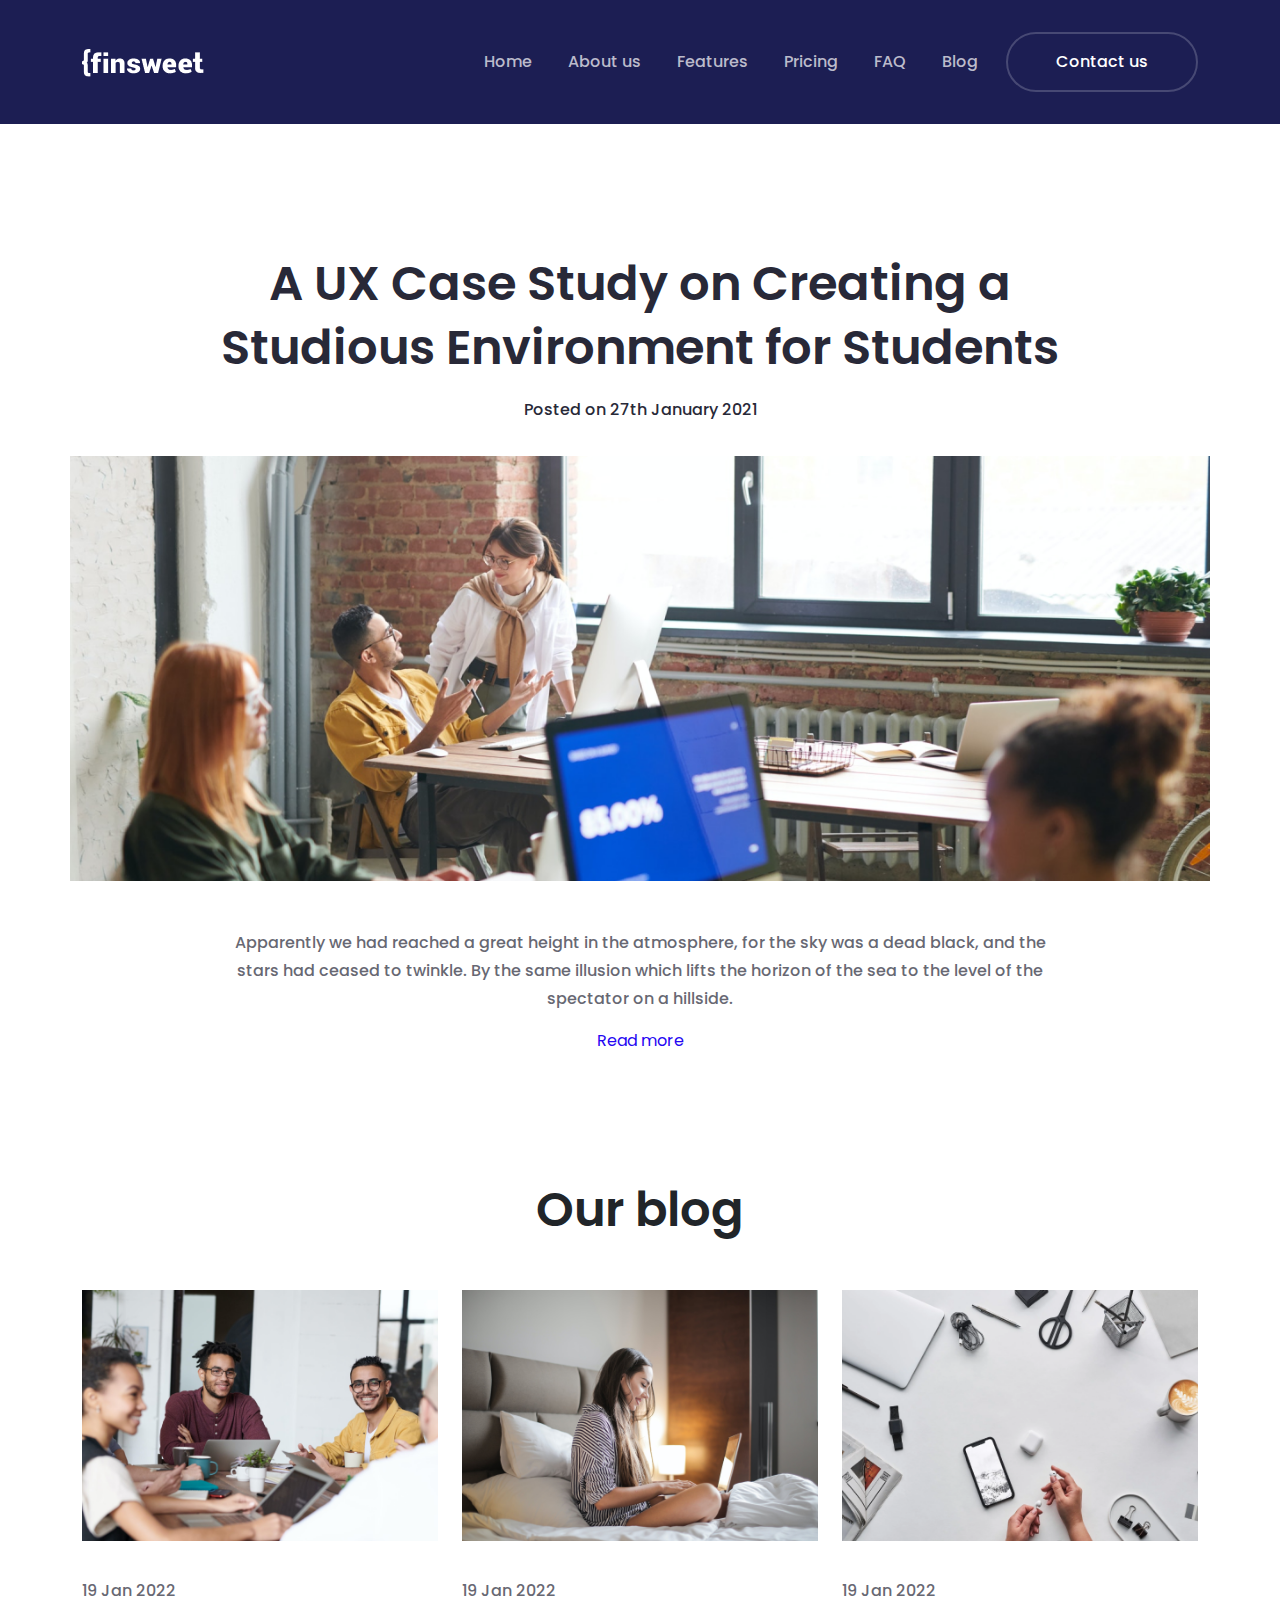
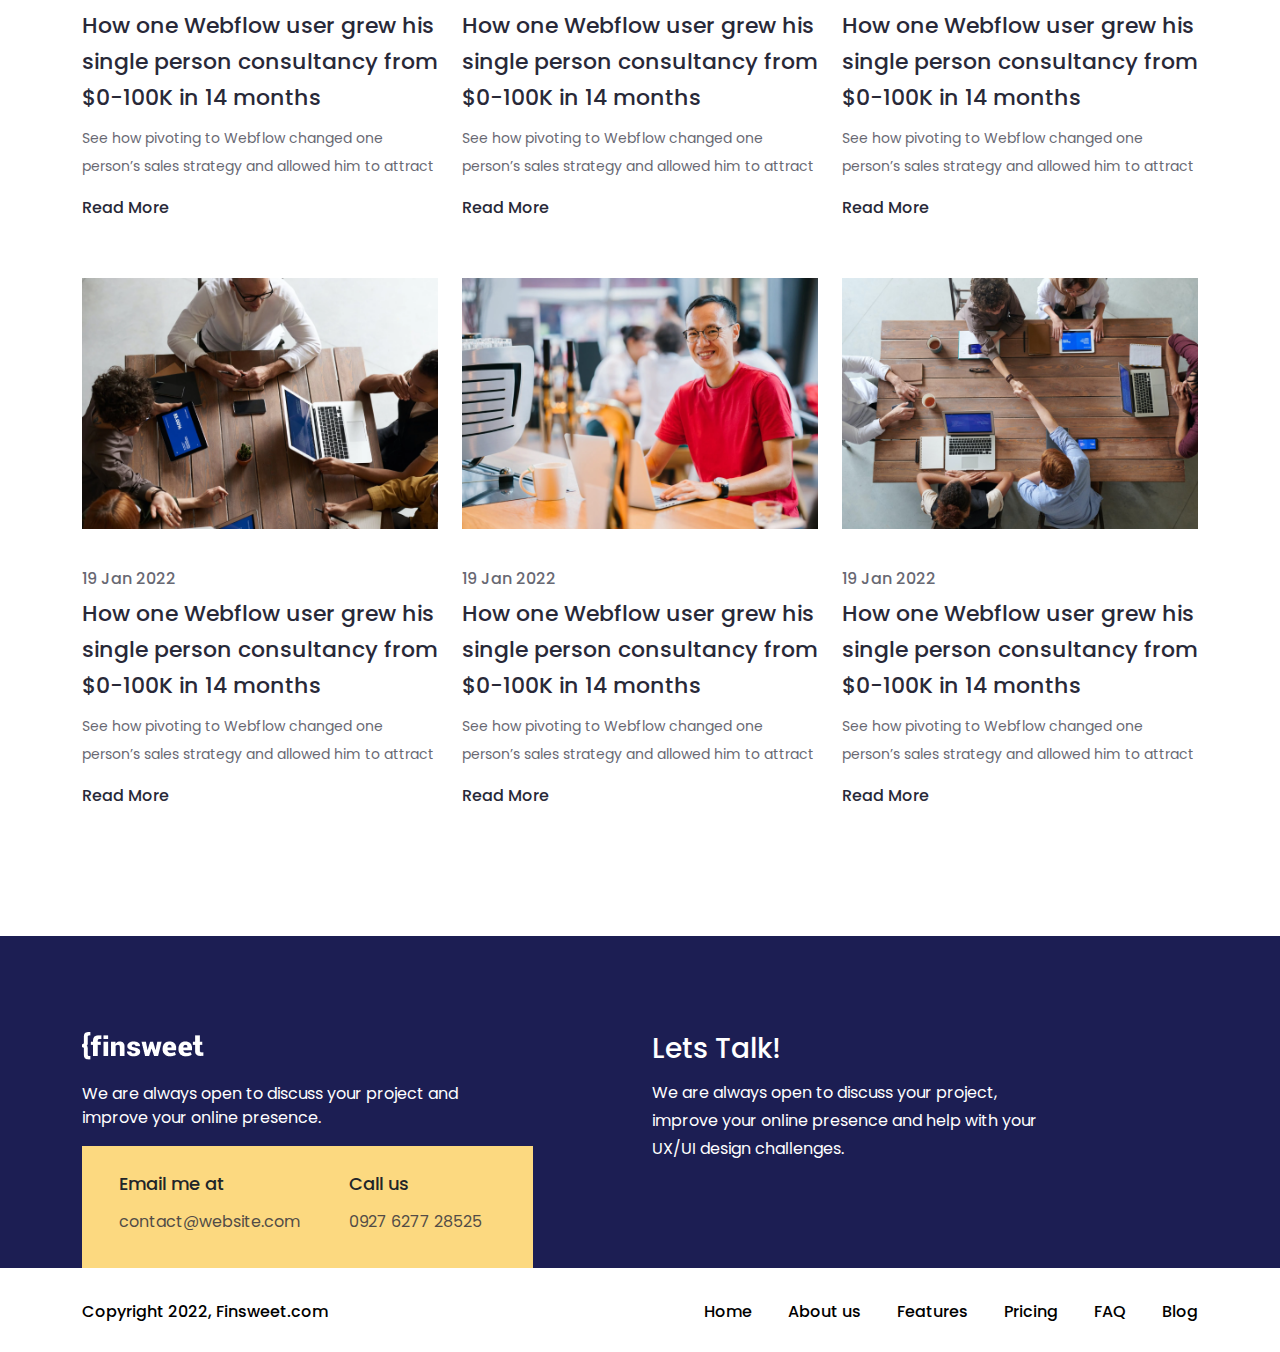
<file: blog.html>
<!DOCTYPE html>
<html lang="en">
<head>
    <meta charset="UTF-8">
    <meta http-equiv="X-UA-Compatible" content="IE=edge">
    <meta name="viewport" content="width=device-width, initial-scale=1.0">
    <title>Class-41</title>
    <link rel="stylesheet" href="https://cdnjs.cloudflare.com/ajax/libs/font-awesome/6.2.1/css/all.min.css" integrity="sha512-MV7K8+y+gLIBoVD59lQIYicR65iaqukzvf/nwasF0nqhPay5w/9lJmVM2hMDcnK1OnMGCdVK+iQrJ7lzPJQd1w==" crossorigin="anonymous" referrerpolicy="no-referrer" />
    <link href="https://fonts.googleapis.com/css2?family=Poppins:wght@100;200;300;400;500;600;700;800;900&display=swap" rel="stylesheet"> 
    <link rel="stylesheet" href="css/slick.css">
    <link rel="stylesheet" href="css/bootstrap.min.css">
    <link rel="stylesheet" href="css/style.css">
</head>
<body>

    <!-- Nav-bar Part Start -->
    <nav class="navbar navbar-expand-lg">
        <div class="container">
          <a class="navbar-brand" href="index.html">
            <img src="images/Finsweet white logo 1.png" alt="Logo">
          </a>
          <button class="navbar-toggler" type="button" data-bs-toggle="collapse" data-bs-target="#navbarSupportedContent" aria-controls="navbarSupportedContent" aria-expanded="false" aria-label="Toggle navigation">
            <span class="navbar-toggler-icon"></span>
          </button>
          <div class="collapse navbar-collapse" id="navbarSupportedContent">
            <ul class="navbar-nav ms-auto mb-2 mb-lg-0">
              <li class="nav-item">
                <a class="nav-link active" aria-current="page" href="index.html">Home</a>
              </li>
              <li class="nav-item">
                <a class="nav-link" href="about-us.html">About us</a>
              </li>
              <li class="nav-item">
                <a class="nav-link" href="features.html">Features</a>
              </li>
              <li class="nav-item">
                <a class="nav-link" href="price.html">Pricing</a>
              </li>
              <li class="nav-item">
                <a class="nav-link" href="privacy.html">FAQ</a>
              </li>
              <li class="nav-item">
                <a class="nav-link" href="blog.html">Blog</a>
              </li>
            </ul>
          </div>
          <div class="nav_btn">
            <a href="contact_us.html">Contact us</a>
          </div>
        </div>
      </nav>
    <!-- Nav-bar Part End -->

    <!-- Study Part Start -->
    <section id="study">
        <div class="container">
            <div class="row">
                <div class="col-lg">
                    <div class="study_text text-center">
                        <h4>A UX Case Study on Creating a Studious Environment for Students</h4>
                        <p>Posted on 27th January 2021</p>
                        <img src="images/people-working-in-front-of-computer-3182763.png" class=" w-100" alt="">
                        <h6>
                            Apparently we had reached a great height in the atmosphere, for the sky was a dead black, and the stars had ceased to twinkle. By the same illusion which lifts the horizon of the sea to the level of the spectator on a hillside.
                        </h6>
                        <a href="read_blog.html">Read more</a>
                    </div>
                </div>
            </div>
        </div>
    </section>
    <!-- Study Part End -->

    <!-- Blog Part Start -->
    <section id="blog">
        <div class="container">
            <div class="row">
                <div class="blog_head text-center">
                    <h3>Our blog</h3>
                </div>
            </div>
            <div class="row">
                <div class="col-lg-4">
                    <div class="blog_item">
                        <div class="blog_img">
                            <img src="images/photo-of-people-using-laptops-3182833.png" class="w-100" alt="">
                        </div>
                        <div class="blog_text">
                            <h6>19 Jan 2022</h6>
                            <h4>How one Webflow user grew his single person consultancy from $0-100K in 14 months</h4>
                            <p>See how pivoting to Webflow changed one person’s sales strategy and allowed him to attract</p>
                            <div class="proo d-flex align-items-center">
                                <a href="#">Read More</a>
                                <i class="fa-solid fa-arrow-right-long"></i>
                            </div>
                        </div>
                    </div>
                </div>
                <div class="col-lg-4">
                    <div class="blog_item">
                        <div class="blog_img">
                            <img src="images/side-view-photo-of-smiling-woman-in-a-black-and-white-striped-top-sitting-on-a-bed-while-using-a-laptop-3765035.png" class="w-100" alt="">
                        </div>
                        <div class="blog_text">
                            <h6>19 Jan 2022</h6>
                            <h4>How one Webflow user grew his single person consultancy from $0-100K in 14 months</h4>
                            <p>See how pivoting to Webflow changed one person’s sales strategy and allowed him to attract</p>
                            <div class="proo d-flex align-items-center">
                                <a href="#">Read More</a>
                                <i class="fa-solid fa-arrow-right-long"></i>
                            </div>
                        </div>
                    </div>
                </div>
                <div class="col-lg-4">
                    <div class="blog_item">
                        <div class="blog_img">
                            <img src="images/top-view-photo-of-person-holding-earphones-3183198.png" class="w-100" alt="">
                        </div>
                        <div class="blog_text">
                            <h6>19 Jan 2022</h6>
                            <h4>How one Webflow user grew his single person consultancy from $0-100K in 14 months</h4>
                            <p>See how pivoting to Webflow changed one person’s sales strategy and allowed him to attract</p>
                            <div class="proo d-flex align-items-center">
                                <a href="#">Read More</a>
                                <i class="fa-solid fa-arrow-right-long"></i>
                            </div>
                        </div>
                    </div>
                </div>
            </div>
            <div class="row blog2">
                <div class="col-lg-4">
                    <div class="blog_item">
                        <div class="blog_img">
                            <img src="images/top-view-photo-of-people-having-a-meeting-3182822.png" class="w-100" alt="">
                        </div>
                        <div class="blog_text">
                            <h6>19 Jan 2022</h6>
                            <h4>How one Webflow user grew his single person consultancy from $0-100K in 14 months</h4>
                            <p>See how pivoting to Webflow changed one person’s sales strategy and allowed him to attract</p>
                            <div class="proo d-flex align-items-center">
                                <a href="#">Read More</a>
                                <i class="fa-solid fa-arrow-right-long"></i>
                            </div>
                        </div>
                    </div>
                </div>
                <div class="col-lg-4">
                    <div class="blog_item">
                        <div class="blog_img">
                            <img src="images/man-wearing-red-crew-neck-shirt-1125028.png" class="w-100" alt="">
                        </div>
                        <div class="blog_text">
                            <h6>19 Jan 2022</h6>
                            <h4>How one Webflow user grew his single person consultancy from $0-100K in 14 months</h4>
                            <p>See how pivoting to Webflow changed one person’s sales strategy and allowed him to attract</p>
                            <div class="proo d-flex align-items-center">
                                <a href="#">Read More</a>
                                <i class="fa-solid fa-arrow-right-long"></i>
                            </div>
                        </div>
                    </div>
                </div>
                <div class="col-lg-4">
                    <div class="blog_item">
                        <div class="blog_img">
                            <img src="images/group-of-person-sitting-indoors-3184306.png" class="w-100" alt="">
                        </div>
                        <div class="blog_text">
                            <h6>19 Jan 2022</h6>
                            <h4>How one Webflow user grew his single person consultancy from $0-100K in 14 months</h4>
                            <p>See how pivoting to Webflow changed one person’s sales strategy and allowed him to attract</p>
                            <div class="proo d-flex align-items-center">
                                <a href="#">Read More</a>
                                <i class="fa-solid fa-arrow-right-long"></i>
                            </div>
                        </div>
                    </div>
                </div>
            </div>
        </div>
    </section>
    <!-- Blog Part End -->

    <!-- footer Part Start -->
    <footer>
        <div class="container">
            <div class="row">
                <div class="col-lg-5">
                    <div class="footer_logo">
                        <img src="images/Finsweet white logo 1.png" alt="logo">
                    </div>
                    <p>We are always open to discuss your project and improve your online presence.</p>
                    <div class="footer_contact">
                        <div class="footer_email">
                            <h6>Email me at</h6>
                            <p>contact@website.com</p>
                        </div>
                        <div class="footer_call">
                            <h6>Call us</h6>
                            <p>0927 6277 28525</p>
                        </div>
                    </div>
                </div>
                <div class="col-lg-4 offset-1">
                    <div class="footer_social">
                        <h3>Lets Talk!</h3>
                        <p>We are always open to discuss your project, improve your online presence and help with your UX/UI design challenges.</p>
                        <ul>
                            <li><a href="#"><i class="fa-brands fa-facebook"></i></a></li>
                            <li><a href="#"><i class="fa-brands fa-twitter"></i></a></li>
                            <li><a href="#"><i class="fa-brands fa-instagram"></i></a></li>
                            <li><a href="#"><i class="fa-brands fa-linkedin"></i></a></li>
                        </ul>
                    </div>
                </div>
                <div class="col-lg-2"></div>
            </div>
        </div>
        <div class="footer_last">
            <div class="container">
                <div class="row justify-content-between">
                    <div class="col-lg-3">
                        <div class="footer_copy">
                            <p>Copyright 2022, Finsweet.com</p>
                        </div>
                    </div>
                    <div class="col-lg-6 offset-3">
                        <div class="footer_last_nav">
                            <ul>
                                <li><a href="#">Home</a></li>
                                <li><a href="#">About us</a></li>
                                <li><a href="#">Features</a></li>
                                <li><a href="#">Pricing</a></li>
                                <li><a href="#">FAQ</a></li>
                                <li><a href="#">Blog</a></li>
                            </ul>
                        </div>
                    </div>
                </div>
            </div>
        </div>
    </footer>
    <!-- footer Part End -->

    <script src="js/jquery-1.12.4.min.js"></script>
    <script src="js/slick.min.js"></script>
    <script src="js/bootstrap.bundle.min.js"></script>
    <script src="js/custom.js"></script>
</body>
</html>
</file>
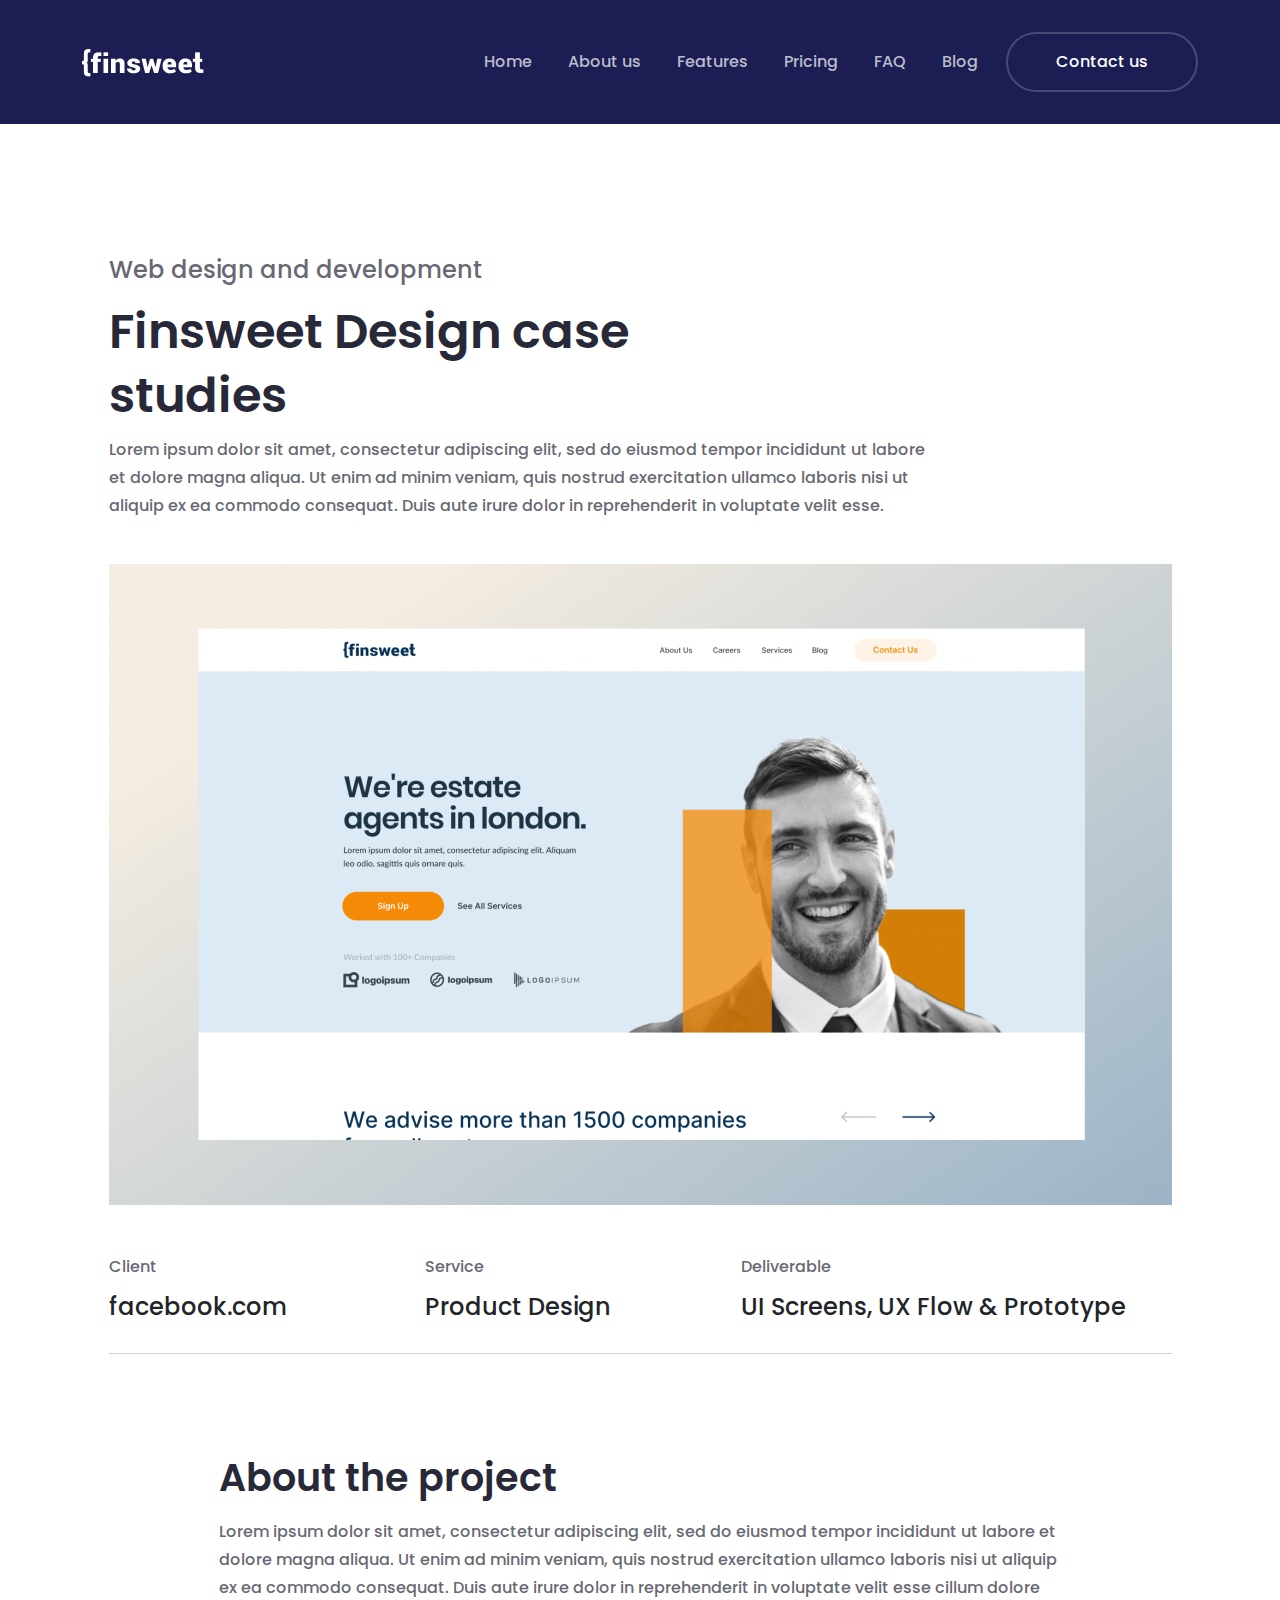
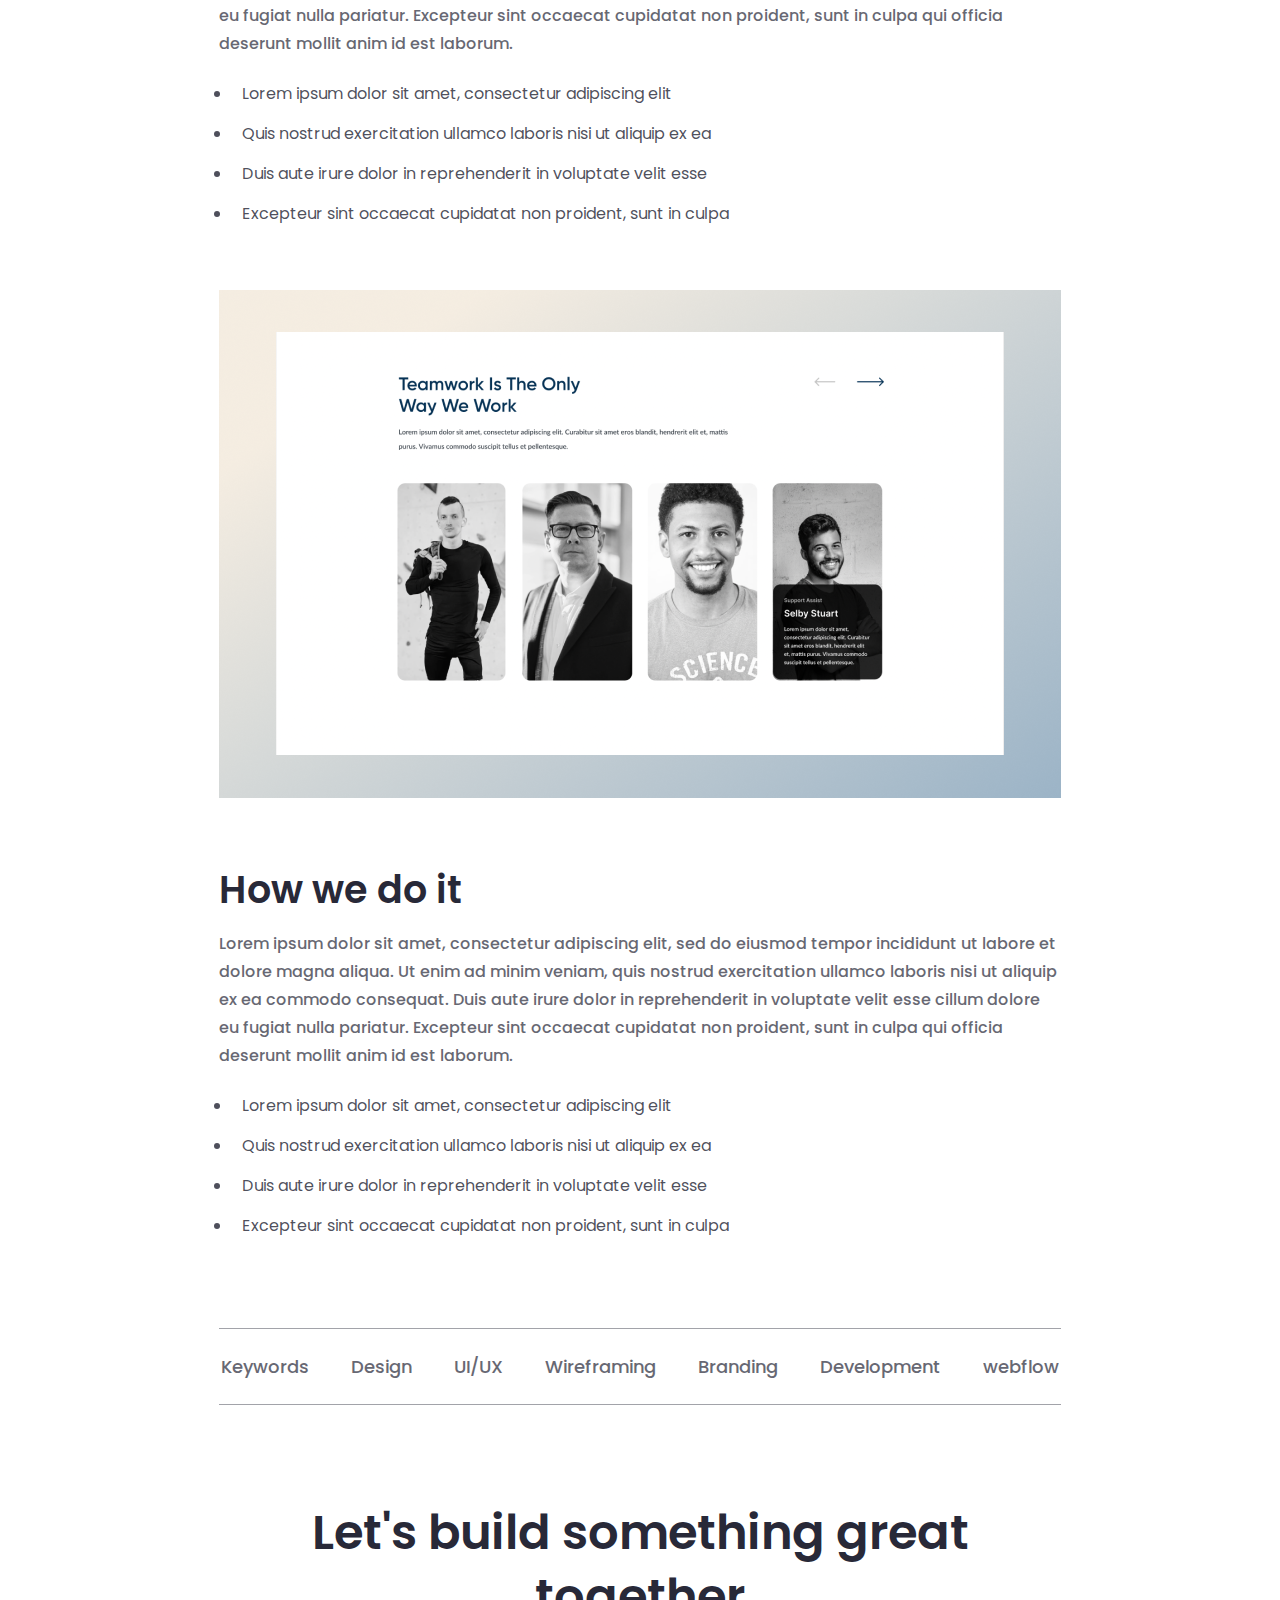
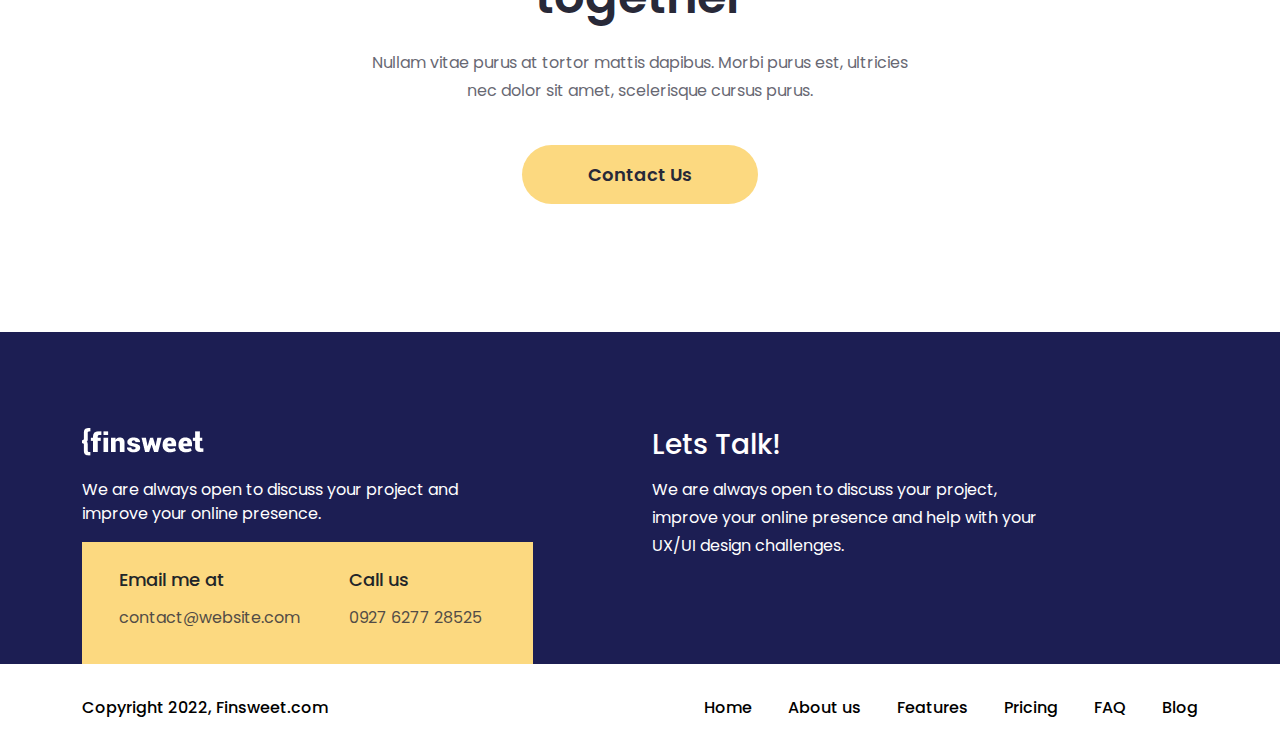
<file: case.html>
<!DOCTYPE html>
<html lang="en">
<head>
    <meta charset="UTF-8">
    <meta http-equiv="X-UA-Compatible" content="IE=edge">
    <meta name="viewport" content="width=device-width, initial-scale=1.0">
    <title>Class-41</title>
    <link rel="stylesheet" href="https://cdnjs.cloudflare.com/ajax/libs/font-awesome/6.2.1/css/all.min.css" integrity="sha512-MV7K8+y+gLIBoVD59lQIYicR65iaqukzvf/nwasF0nqhPay5w/9lJmVM2hMDcnK1OnMGCdVK+iQrJ7lzPJQd1w==" crossorigin="anonymous" referrerpolicy="no-referrer" />
    <link href="https://fonts.googleapis.com/css2?family=Poppins:wght@100;200;300;400;500;600;700;800;900&display=swap" rel="stylesheet"> 
    <link rel="stylesheet" href="css/slick.css">
    <link rel="stylesheet" href="css/bootstrap.min.css">
    <link rel="stylesheet" href="css/style.css">
</head>
<body>

    <!-- Nav-bar Part Start -->
    <nav class="navbar navbar-expand-lg">
        <div class="container">
          <a class="navbar-brand" href="index.html">
            <img src="images/Finsweet white logo 1.png" alt="Logo">
          </a>
          <button class="navbar-toggler" type="button" data-bs-toggle="collapse" data-bs-target="#navbarSupportedContent" aria-controls="navbarSupportedContent" aria-expanded="false" aria-label="Toggle navigation">
            <span class="navbar-toggler-icon"></span>
          </button>
          <div class="collapse navbar-collapse" id="navbarSupportedContent">
            <ul class="navbar-nav ms-auto mb-2 mb-lg-0">
              <li class="nav-item">
                <a class="nav-link active" aria-current="page" href="index.html">Home</a>
              </li>
              <li class="nav-item">
                <a class="nav-link" href="about-us.html">About us</a>
              </li>
              <li class="nav-item">
                <a class="nav-link" href="features.html">Features</a>
              </li>
              <li class="nav-item">
                <a class="nav-link" href="price.html">Pricing</a>
              </li>
              <li class="nav-item">
                <a class="nav-link" href="privacy.html">FAQ</a>
              </li>
              <li class="nav-item">
                <a class="nav-link" href="blog.html">Blog</a>
              </li>
            </ul>
          </div>
          <div class="nav_btn">
            <a href="contact_us.html">Contact us</a>
          </div>
        </div>
      </nav>
    <!-- Nav-bar Part End -->

    <!-- web-case Part Start -->
      <section id="web-case">
        <div class="container">
            <div class="row">
                <div class="col-lg web_main">
                    <div class="web_text">
                        <h6>Web design and development</h6>
                        <h4>Finsweet Design case studies</h4>
                        <p>Lorem ipsum dolor sit amet, consectetur adipiscing elit, sed do eiusmod tempor incididunt ut labore et dolore magna aliqua. Ut enim ad minim veniam, quis nostrud exercitation ullamco laboris nisi ut aliquip ex ea commodo consequat. Duis aute irure dolor in reprehenderit in voluptate velit esse.</p>
                    </div>
                    <div class="web_img">
                        <img src="images/Main image.png" class=" w-100" alt="">
                    </div>
                    <div class="web_des">
                        <div class="row">
                            <div class="col-lg-2">
                                <h6>Client</h6>
                                <h4>facebook.com</h4>
                            </div>
                            <div class="col-lg-3 web_left offset-2">
                                <h6>Service</h6>
                                <h4>Product Design</h4>
                            </div>
                            <div class="col-lg-5 webb_left">
                                <h6>Deliverable</h6>
                                <h4>UI Screens, UX Flow & Prototype</h4>
                            </div>
                        </div>
                    </div>
                </div>
            </div>
        </div>
      </section>
    <!-- web-case Part End -->


    <!-- web_pro Part Start -->
    <section id="web_pro">
        <div class="container">
            <div class="row justify-content-center">
                <div class="col-lg">
                    <div class="web_pro_text">
                        <h4>About the project</h4>
                        <p>Lorem ipsum dolor sit amet, consectetur adipiscing elit, sed do eiusmod tempor incididunt ut labore et dolore magna aliqua. Ut enim ad minim veniam, quis nostrud exercitation ullamco laboris nisi ut aliquip ex ea commodo consequat. Duis aute irure dolor in reprehenderit in voluptate velit esse cillum dolore eu fugiat nulla pariatur. Excepteur sint occaecat cupidatat non proident, sunt in culpa qui officia deserunt mollit anim id est laborum.</p>
                        <ul>
                            <li>Lorem ipsum dolor sit amet, consectetur adipiscing elit</li>
                            <li>Quis nostrud exercitation ullamco laboris nisi ut aliquip ex ea</li>
                            <li>Duis aute irure dolor in reprehenderit in voluptate velit esse</li>
                            <li>Excepteur sint occaecat cupidatat non proident, sunt in culpa</li>
                        </ul>
                    </div>
                    <div class="web_pro_img">
                        <img src="images/Group 2508.png" alt="grops">
                    </div>
                    <div class="web_pro_textt">
                        <h4>How we do it</h4>
                        <p>Lorem ipsum dolor sit amet, consectetur adipiscing elit, sed do eiusmod tempor incididunt ut labore et dolore magna aliqua. Ut enim ad minim veniam, quis nostrud exercitation ullamco laboris nisi ut aliquip ex ea commodo consequat. Duis aute irure dolor in reprehenderit in voluptate velit esse cillum dolore eu fugiat nulla pariatur. Excepteur sint occaecat cupidatat non proident, sunt in culpa qui officia deserunt mollit anim id est laborum.</p>
                        <ul>
                            <li>Lorem ipsum dolor sit amet, consectetur adipiscing elit</li>
                            <li>Quis nostrud exercitation ullamco laboris nisi ut aliquip ex ea</li>
                            <li>Duis aute irure dolor in reprehenderit in voluptate velit esse</li>
                            <li>Excepteur sint occaecat cupidatat non proident, sunt in culpa</li>
                        </ul>
                    </div>
                </div>
            </div>
            <div class="row web_btnm">
                <ul>
                    <li><a href="#">Keywords</a></li>
                    <li><a href="#">Design </a></li>
                    <li><a href="#">UI/UX </a></li>
                    <li><a href="#">Wireframing</a></li>
                    <li><a href="#">Branding</a></li>
                    <li><a href="#">Development</a></li>
                    <li><a href="#">webflow</a></li>
                </ul>
            </div>
        </div>
    </section>
    <!-- web_pro Part End -->
        

    <!-- together Part Start -->
    <section id="together">
        <div class="container">
            <div class="row justify-content-center">
                <div class="col-lg text-center">
                    <div class="to_text">
                        <h3>Let's build something great together</h3>
                        <p>Nullam vitae purus at tortor mattis dapibus. Morbi purus est, ultricies nec dolor sit amet, scelerisque cursus purus.</p>
                        <div class="to_btn">
                            <a href="case.html">Contact Us</a>
                        </div>
                    </div>
                </div>
            </div>
        </div>
    </section>
    <!-- together Part End -->

    <!-- footer Part Start -->
    <footer>
        <div class="container">
            <div class="row">
                <div class="col-lg-5">
                    <div class="footer_logo">
                        <img src="images/Finsweet white logo 1.png" alt="logo">
                    </div>
                    <p>We are always open to discuss your project and improve your online presence.</p>
                    <div class="footer_contact">
                        <div class="footer_email">
                            <h6>Email me at</h6>
                            <p>contact@website.com</p>
                        </div>
                        <div class="footer_call">
                            <h6>Call us</h6>
                            <p>0927 6277 28525</p>
                        </div>
                    </div>
                </div>
                <div class="col-lg-4 offset-1">
                    <div class="footer_social">
                        <h3>Lets Talk!</h3>
                        <p>We are always open to discuss your project, improve your online presence and help with your UX/UI design challenges.</p>
                        <ul>
                            <li><a href="#"><i class="fa-brands fa-facebook"></i></a></li>
                            <li><a href="#"><i class="fa-brands fa-twitter"></i></a></li>
                            <li><a href="#"><i class="fa-brands fa-instagram"></i></a></li>
                            <li><a href="#"><i class="fa-brands fa-linkedin"></i></a></li>
                        </ul>
                    </div>
                </div>
                <div class="col-lg-2"></div>
            </div>
        </div>
        <div class="footer_last">
            <div class="container">
                <div class="row justify-content-between">
                    <div class="col-lg-3">
                        <div class="footer_copy">
                            <p>Copyright 2022, Finsweet.com</p>
                        </div>
                    </div>
                    <div class="col-lg-6 offset-3">
                        <div class="footer_last_nav">
                            <ul>
                                <li><a href="#">Home</a></li>
                                <li><a href="#">About us</a></li>
                                <li><a href="#">Features</a></li>
                                <li><a href="#">Pricing</a></li>
                                <li><a href="#">FAQ</a></li>
                                <li><a href="#">Blog</a></li>
                            </ul>
                        </div>
                    </div>
                </div>
            </div>
        </div>
    </footer>
    <!-- footer Part End -->

    <script src="js/jquery-1.12.4.min.js"></script>
    <script src="js/slick.min.js"></script>
    <script src="js/bootstrap.bundle.min.js"></script>
    <script src="js/custom.js"></script>
</body>
</html>
</file>
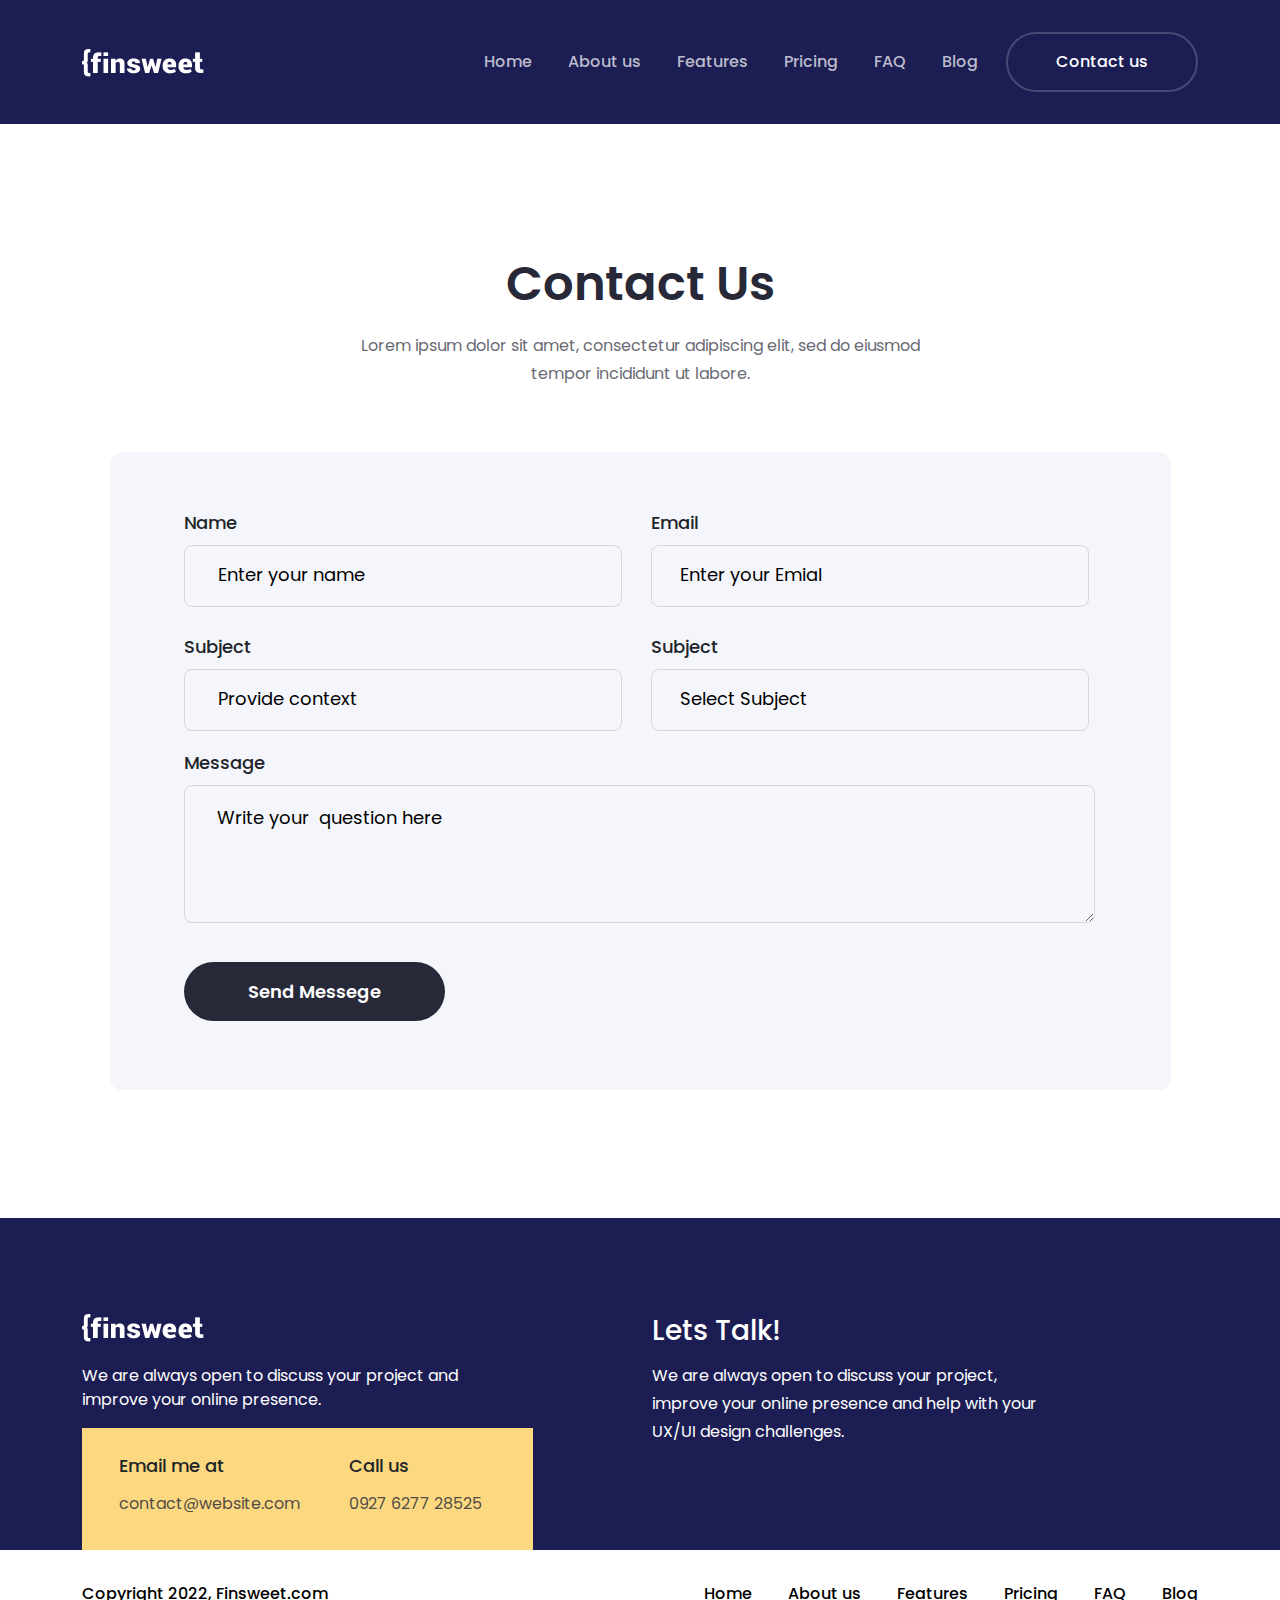
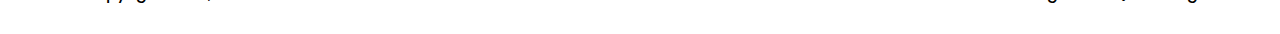
<file: contact_us.html>
<!DOCTYPE html>
<html lang="en">
<head>
    <meta charset="UTF-8">
    <meta http-equiv="X-UA-Compatible" content="IE=edge">
    <meta name="viewport" content="width=device-width, initial-scale=1.0">
    <title>Class-41</title>
    <link rel="stylesheet" href="https://cdnjs.cloudflare.com/ajax/libs/font-awesome/6.2.1/css/all.min.css" integrity="sha512-MV7K8+y+gLIBoVD59lQIYicR65iaqukzvf/nwasF0nqhPay5w/9lJmVM2hMDcnK1OnMGCdVK+iQrJ7lzPJQd1w==" crossorigin="anonymous" referrerpolicy="no-referrer" />
    <link href="https://fonts.googleapis.com/css2?family=Poppins:wght@100;200;300;400;500;600;700;800;900&display=swap" rel="stylesheet"> 
    <link rel="stylesheet" href="css/slick.css">
    <link rel="stylesheet" href="css/bootstrap.min.css">
    <link rel="stylesheet" href="css/style.css">
</head>
<body>

    <!-- Nav-bar Part Start -->
    <nav class="navbar navbar-expand-lg">
        <div class="container">
          <a class="navbar-brand" href="index.html">
            <img src="images/Finsweet white logo 1.png" alt="Logo">
          </a>
          <button class="navbar-toggler" type="button" data-bs-toggle="collapse" data-bs-target="#navbarSupportedContent" aria-controls="navbarSupportedContent" aria-expanded="false" aria-label="Toggle navigation">
            <span class="navbar-toggler-icon"></span>
          </button>
          <div class="collapse navbar-collapse" id="navbarSupportedContent">
            <ul class="navbar-nav ms-auto mb-2 mb-lg-0">
              <li class="nav-item">
                <a class="nav-link active" aria-current="page" href="index.html">Home</a>
              </li>
              <li class="nav-item">
                <a class="nav-link" href="about-us.html">About us</a>
              </li>
              <li class="nav-item">
                <a class="nav-link" href="features.html">Features</a>
              </li>
              <li class="nav-item">
                <a class="nav-link" href="price.html">Pricing</a>
              </li>
              <li class="nav-item">
                <a class="nav-link" href="privacy.html">FAQ</a>
              </li>
              <li class="nav-item">
                <a class="nav-link" href="blog.html">Blog</a>
              </li>
            </ul>
          </div>
          <div class="nav_btn">
            <a href="contact_us.html">Contact us</a>
          </div>
        </div>
      </nav>
    <!-- Nav-bar Part End -->


    <!-- Contact Part Start -->
    <section id="contact">
        <div class="container">
            <div class="row justify-content-center">
                <div class="col-lg">
                    <div class="con_head text-center">
                        <h4>Contact Us</h4>
                        <p>Lorem ipsum dolor sit amet, consectetur adipiscing elit, sed do eiusmod tempor incididunt ut labore.</p>
                    </div>
                    <div class="con_from">
                        <div class="row">
                            <div class="col-lg-6">
                                <div class="con_input">
                                    <label for="name">Name</label>
                                    <br>
                                    <input type="text" name="" id="name" placeholder=" Enter your name">
                                </div>
                            </div>
                            <div class="col-lg-6">
                                <div class="con_input">
                                    <label for="email">Email</label>
                                    <br>
                                    <input type="text" name="" id="email" placeholder="Enter your Emial">
                                </div>
                            </div>
                        </div>
                        <div class="row con2">
                            <div class="col-lg-6">
                                <div class="con_input">
                                    <label for="Subject">Subject</label>
                                    <br>
                                    <input type="text" name="" id="Subject" placeholder=" Provide context">
                                </div>
                            </div>
                            <div class="col-lg-6">
                                <div class="con_input">
                                    <label for="subject">Subject</label>
                                    <br>
                                    <input type="text" name="" id="subject" placeholder="Select Subject">
                                </div>
                            </div>
                        </div>
                        <div class="row">
                            <div class="col-lg-12">
                                <div class="con_text">
                                    <label for="message">Message</label>
                                    <br>
                                    <textarea name="" id="message" cols="30" rows="10" placeholder="Write your  question here"></textarea>
                                </div>
                                <div class="con_btn">
                                    <a href="#">Send Messege</a>
                                </div>
                            </div>
                        </div>
                    </div>
                </div>
            </div>
        </div>
    </section>
    <!-- Contact Part End -->


    <!-- footer Part Start -->
    <footer>
        <div class="container">
            <div class="row">
                <div class="col-lg-5">
                    <div class="footer_logo">
                        <img src="images/Finsweet white logo 1.png" alt="logo">
                    </div>
                    <p>We are always open to discuss your project and improve your online presence.</p>
                    <div class="footer_contact">
                        <div class="footer_email">
                            <h6>Email me at</h6>
                            <p>contact@website.com</p>
                        </div>
                        <div class="footer_call">
                            <h6>Call us</h6>
                            <p>0927 6277 28525</p>
                        </div>
                    </div>
                </div>
                <div class="col-lg-4 offset-1">
                    <div class="footer_social">
                        <h3>Lets Talk!</h3>
                        <p>We are always open to discuss your project, improve your online presence and help with your UX/UI design challenges.</p>
                        <ul>
                            <li><a href="#"><i class="fa-brands fa-facebook"></i></a></li>
                            <li><a href="#"><i class="fa-brands fa-twitter"></i></a></li>
                            <li><a href="#"><i class="fa-brands fa-instagram"></i></a></li>
                            <li><a href="#"><i class="fa-brands fa-linkedin"></i></a></li>
                        </ul>
                    </div>
                </div>
                <div class="col-lg-2"></div>
            </div>
        </div>
        <div class="footer_last">
            <div class="container">
                <div class="row justify-content-between">
                    <div class="col-lg-3">
                        <div class="footer_copy">
                            <p>Copyright 2022, Finsweet.com</p>
                        </div>
                    </div>
                    <div class="col-lg-6 offset-3">
                        <div class="footer_last_nav">
                            <ul>
                                <li><a href="#">Home</a></li>
                                <li><a href="#">About us</a></li>
                                <li><a href="#">Features</a></li>
                                <li><a href="#">Pricing</a></li>
                                <li><a href="#">FAQ</a></li>
                                <li><a href="#">Blog</a></li>
                            </ul>
                        </div>
                    </div>
                </div>
            </div>
        </div>
    </footer>
    <!-- footer Part End -->

    <script src="js/jquery-1.12.4.min.js"></script>
    <script src="js/slick.min.js"></script>
    <script src="js/bootstrap.bundle.min.js"></script>
    <script src="js/custom.js"></script>
</body>
</html>
</file>
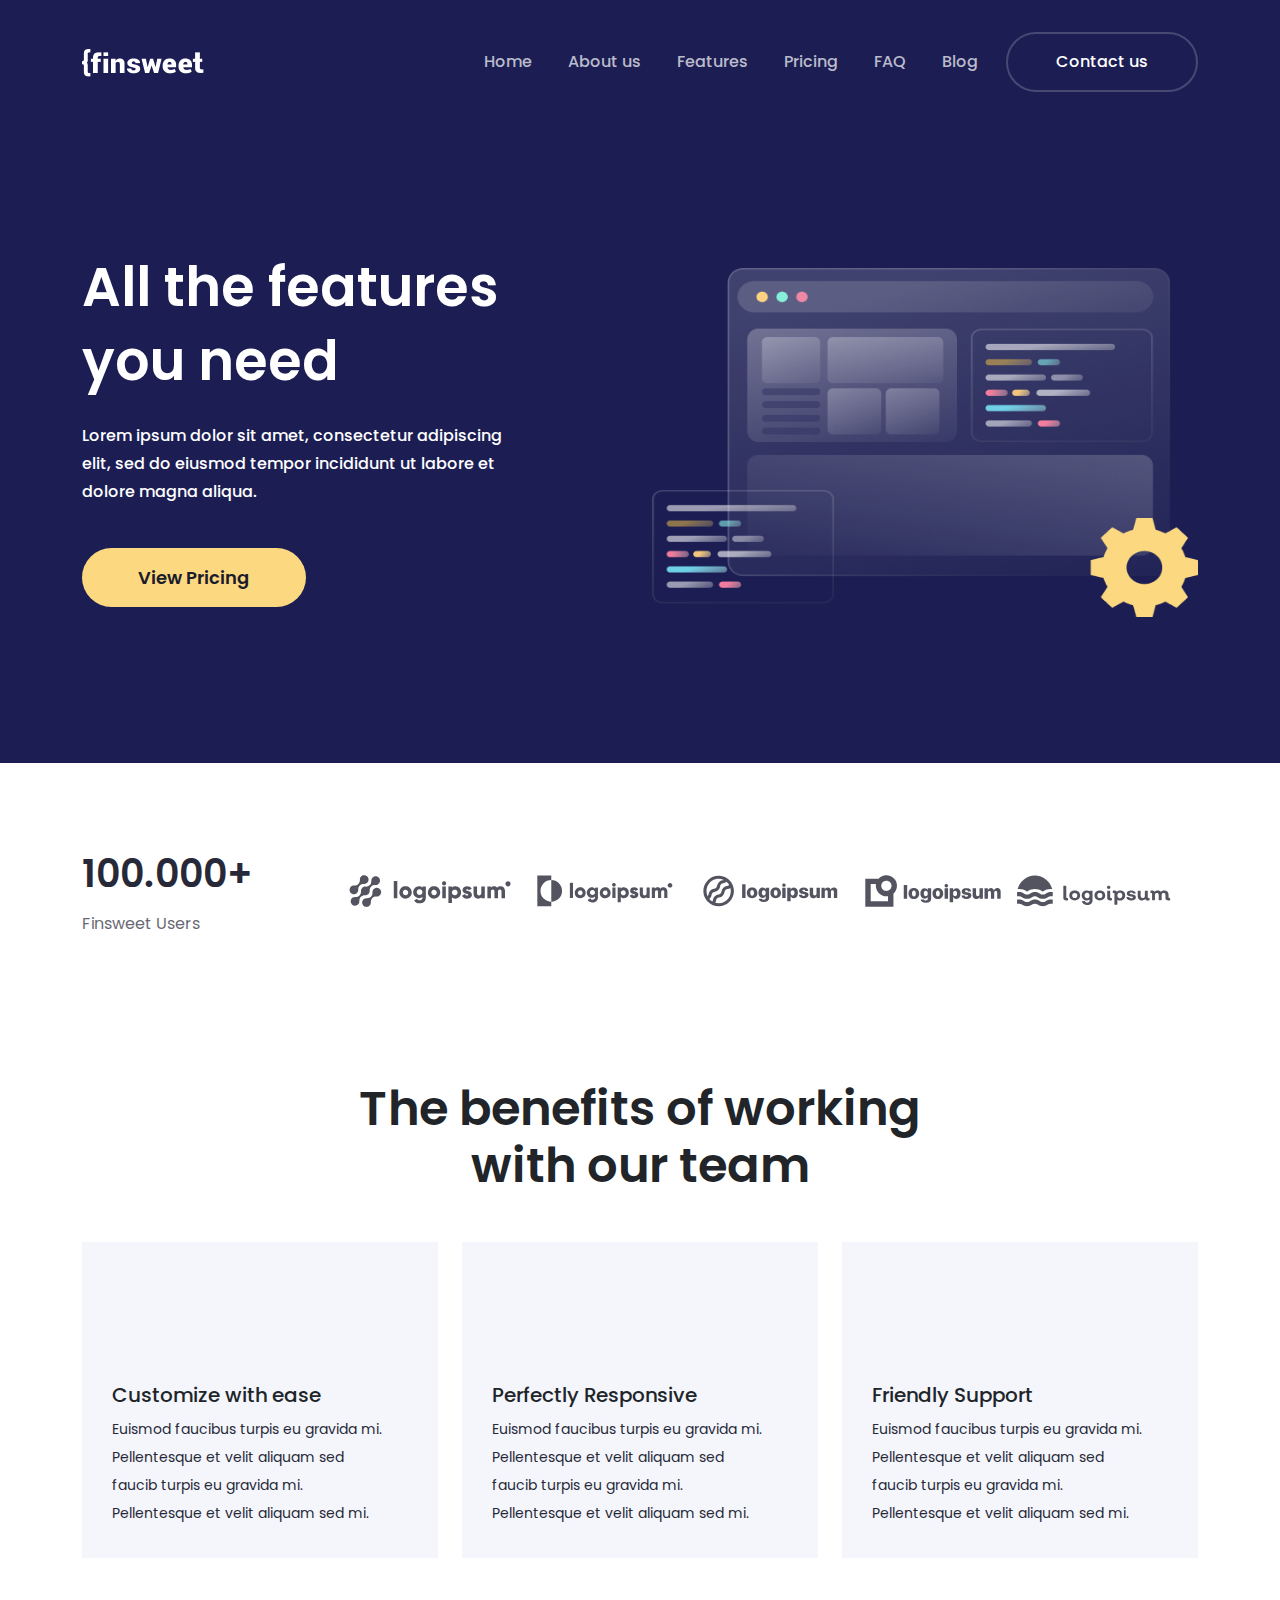
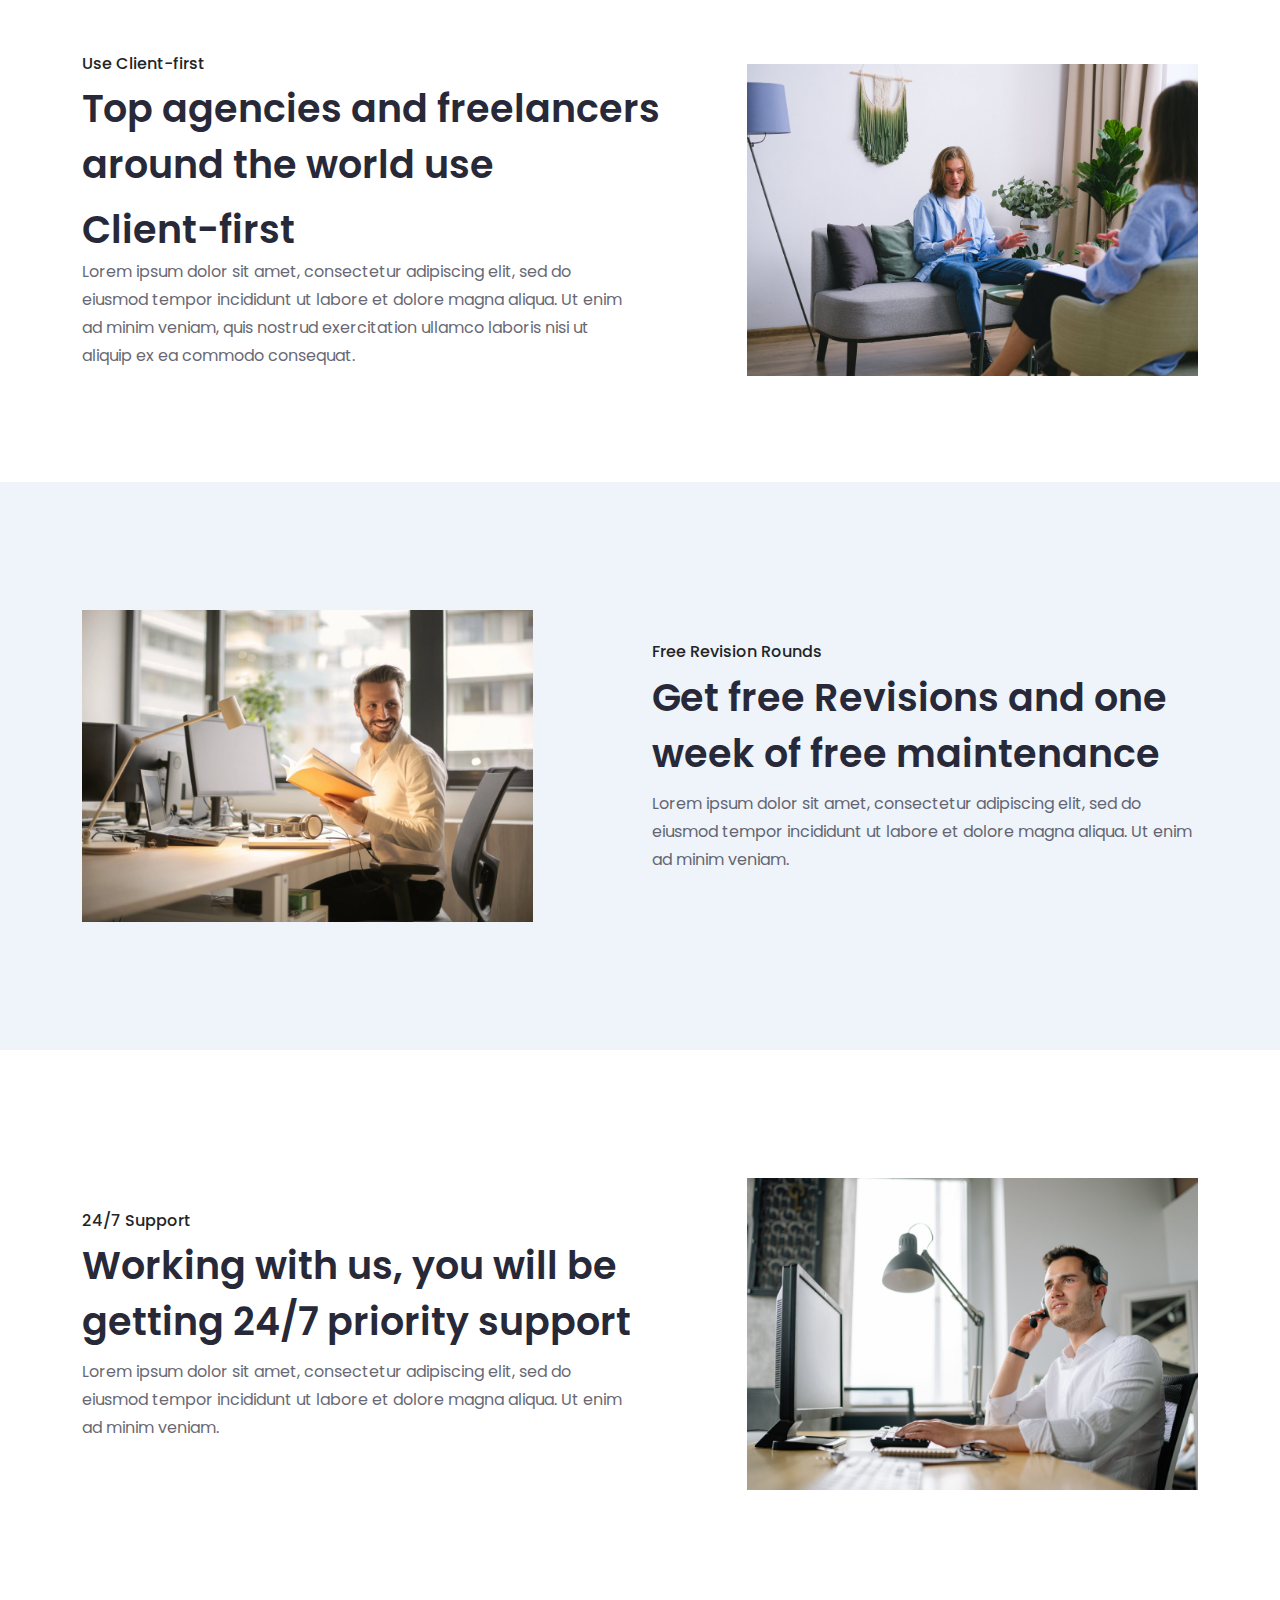
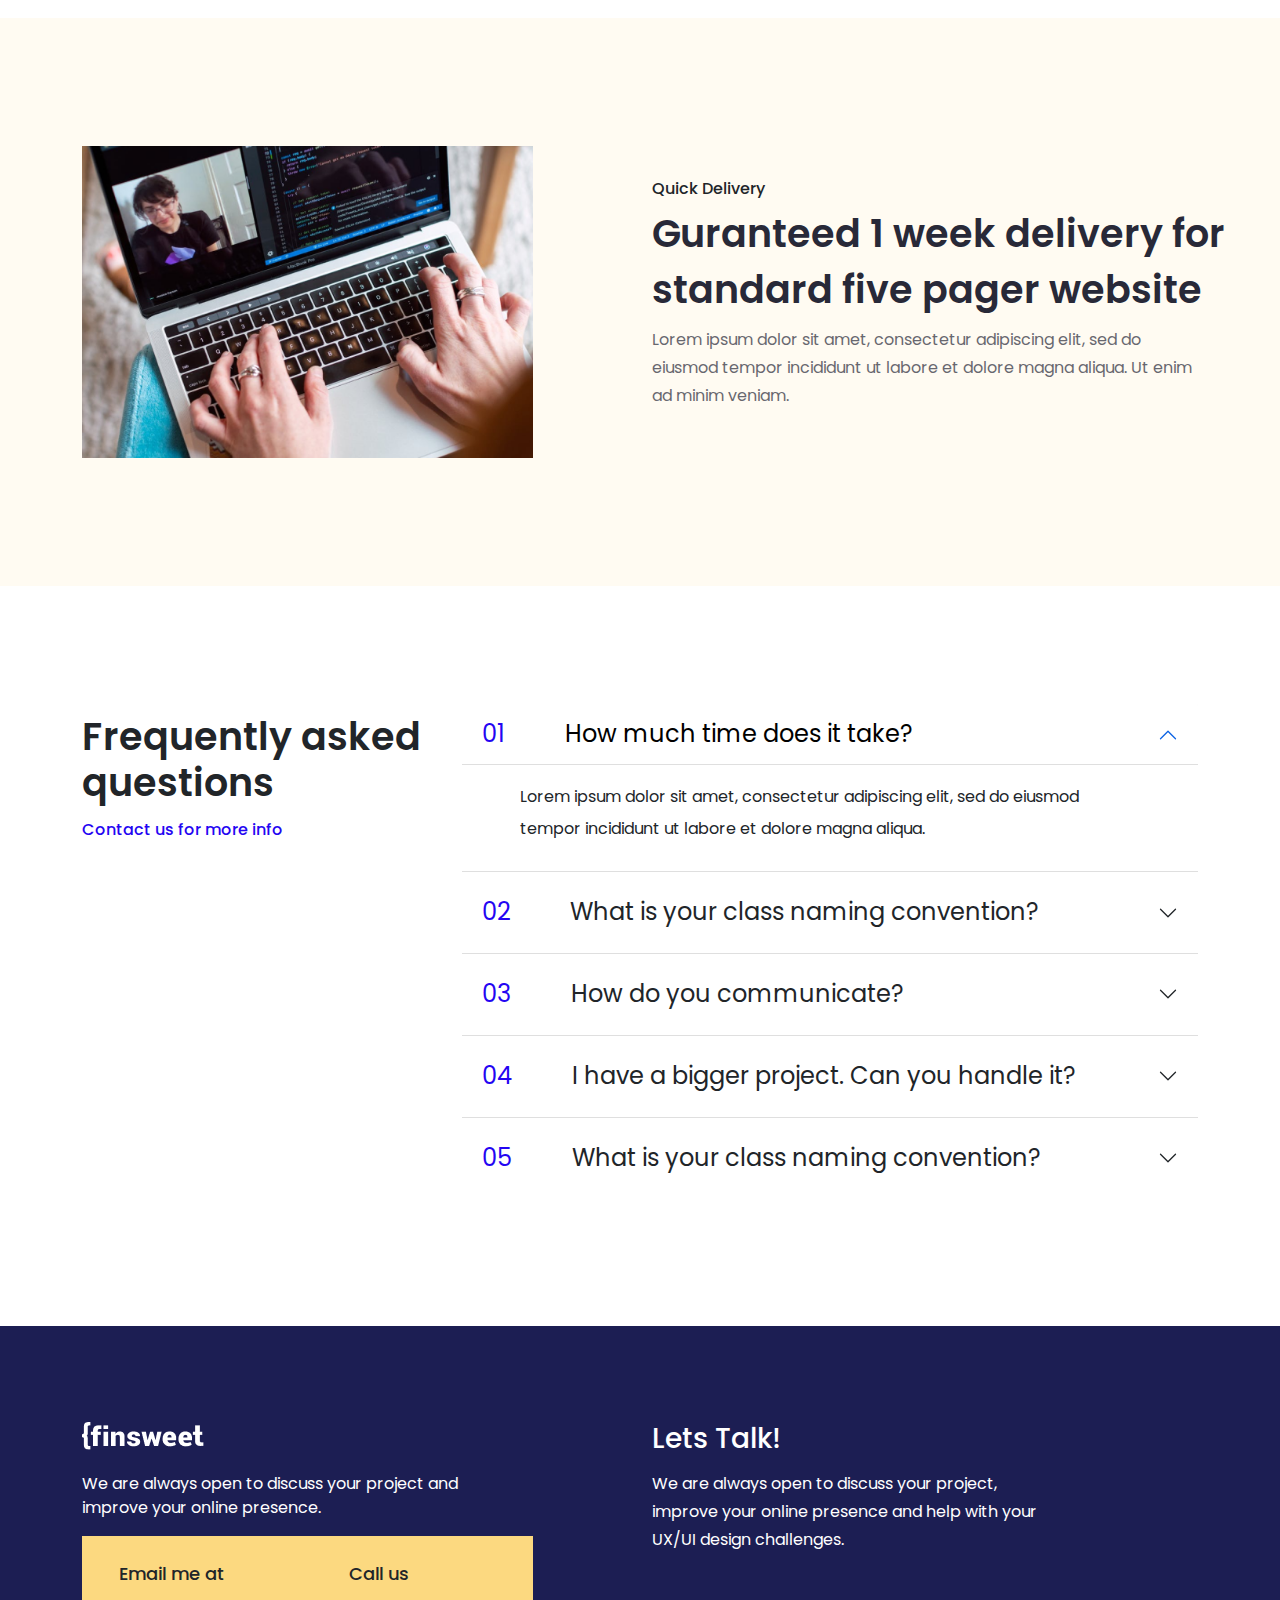
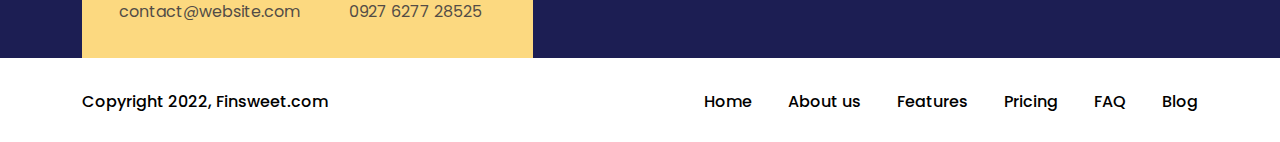
<file: features.html>
<!DOCTYPE html>
<html lang="en">
<head>
    <meta charset="UTF-8">
    <meta http-equiv="X-UA-Compatible" content="IE=edge">
    <meta name="viewport" content="width=device-width, initial-scale=1.0">
    <title>Class-41</title>
    <link rel="stylesheet" href="https://cdnjs.cloudflare.com/ajax/libs/font-awesome/6.2.1/css/all.min.css" integrity="sha512-MV7K8+y+gLIBoVD59lQIYicR65iaqukzvf/nwasF0nqhPay5w/9lJmVM2hMDcnK1OnMGCdVK+iQrJ7lzPJQd1w==" crossorigin="anonymous" referrerpolicy="no-referrer" />
    <link href="https://fonts.googleapis.com/css2?family=Poppins:wght@100;200;300;400;500;600;700;800;900&display=swap" rel="stylesheet"> 
    <link rel="stylesheet" href="css/slick.css">
    <link rel="stylesheet" href="css/bootstrap.min.css">
    <link rel="stylesheet" href="css/style.css">
</head>
<body>

    <!-- Nav-bar Part Start -->
    <nav class="navbar navbar-expand-lg">
        <div class="container">
          <a class="navbar-brand" href="index.html">
            <img src="images/Finsweet white logo 1.png" alt="Logo">
          </a>
          <button class="navbar-toggler" type="button" data-bs-toggle="collapse" data-bs-target="#navbarSupportedContent" aria-controls="navbarSupportedContent" aria-expanded="false" aria-label="Toggle navigation">
            <span class="navbar-toggler-icon"></span>
          </button>
          <div class="collapse navbar-collapse" id="navbarSupportedContent">
            <ul class="navbar-nav ms-auto mb-2 mb-lg-0">
              <li class="nav-item">
                <a class="nav-link active" aria-current="page" href="index.html">Home</a>
              </li>
              <li class="nav-item">
                <a class="nav-link" href="about-us.html">About us</a>
              </li>
              <li class="nav-item">
                <a class="nav-link" href="features.html">Features</a>
              </li>
              <li class="nav-item">
                <a class="nav-link" href="price.html">Pricing</a>
              </li>
              <li class="nav-item">
                <a class="nav-link" href="privacy.html">FAQ</a>
              </li>
              <li class="nav-item">
                <a class="nav-link" href="blog.html">Blog</a>
              </li>
            </ul>
          </div>
          <div class="nav_btn">
            <a href="contact_us.html">Contact us</a>
          </div>
        </div>
      </nav>
    <!-- Nav-bar Part End -->

    <!-- Banner Part Start -->
    <section id="banner">
        <div class="container">
            <div class="row align-items-center">
                <div class="col-lg-5">
                    <div class="banner_text">
                        <h1>All the features you need</h1>
                        <p>Lorem ipsum dolor sit amet, consectetur adipiscing elit, sed do eiusmod tempor incididunt ut labore et dolore magna aliqua.</p>
                        <div class="bnr_btn d-flex align-items-center">
                            <a id="btnwork" href="price.html">View Pricing</a>
                        </div>
                    </div>
                </div>
                <div class="col-lg-6 offset-1">
                    <div class="banner_img">
                        <img src="images/Feature Hero Illustration.png" class=" w-100" alt="banner">
                    </div>
                </div>
            </div>
        </div>
    </section>
    <!-- Banner Part End -->

    <!-- Brands Part Start -->
    <section id="brand">
        <div class="container">
            <div class="row">
                <div class="row brands">
                    <div class="col-lg-3">
                       <div class="brand_head">
                           <h4>100.000+</h4>
                           <p>Finsweet Users</p>
                       </div>
                    </div>
                    <div class="col-lg">
                       <div class="b_img">
                           <svg width="162" height="32" viewBox="0 0 162 32" fill="none" xmlns="http://www.w3.org/2000/svg">
                               <g clip-path="url(#clip0_904_1039)">
                               <path d="M24.7231 14.0828C24.2731 14.5374 23.9284 15.086 23.7137 15.6896C23.499 16.2932 23.4196 16.9369 23.481 17.5749L23.4596 17.5534C23.5227 18.3043 23.4219 19.06 23.1641 19.7677C22.9063 20.4755 22.4979 21.1182 21.9671 21.6511C21.4364 22.184 20.7962 22.5942 20.0912 22.853C19.3863 23.1118 18.6336 23.213 17.8857 23.1497L17.907 23.1711C17.0124 23.0875 16.1138 23.2829 15.3339 23.7308C14.5539 24.1787 13.9305 24.8573 13.5487 25.6739C13.1669 26.4905 13.0452 27.4056 13.2004 28.2941C13.3555 29.1827 13.7798 30.0016 14.4154 30.6393C15.0511 31.2768 15.8671 31.7021 16.7523 31.857C17.6375 32.012 18.5487 31.8889 19.3617 31.5049C20.1748 31.1209 20.85 30.4943 21.2954 29.7109C21.7408 28.9273 21.9347 28.025 21.8506 27.1269L21.8732 27.1483C21.81 26.3974 21.9109 25.6417 22.1687 24.9339C22.4265 24.2262 22.835 23.5834 23.3657 23.0506C23.8965 22.5177 24.5366 22.1076 25.2416 21.8488C25.9465 21.5899 26.6992 21.4887 27.4471 21.5521L27.4246 21.5306C28.1554 21.5966 28.891 21.4763 29.5632 21.1808C30.2354 20.8854 30.8224 20.4244 31.2698 19.8405C31.7173 19.2567 32.0107 18.5689 32.1229 17.8408C32.2352 17.1128 32.1625 16.368 31.9116 15.6757C31.6609 14.9833 31.2401 14.3657 30.6882 13.8802C30.1364 13.3946 29.4714 13.0568 28.7549 12.8979C28.0384 12.739 27.2935 12.7643 26.5893 12.9715C25.8852 13.1786 25.2445 13.5609 24.7267 14.0828H24.7231Z" fill="#535460"/>
                               <path d="M15.9638 20.3602L15.9412 20.3388C16.5769 20.4031 17.2189 20.3247 17.8207 20.1094C18.4225 19.8942 18.9692 19.5472 19.4211 19.0938C19.8731 18.6404 20.219 18.0918 20.4339 17.4878C20.6488 16.8837 20.7273 16.2392 20.6637 15.6009L20.6863 15.6223C20.6232 14.8715 20.724 14.1157 20.9818 13.408C21.2396 12.7003 21.6481 12.0575 22.1789 11.5247C22.7096 10.9918 23.3498 10.5816 24.0547 10.3228C24.7596 10.0639 25.5124 9.96268 26.2603 10.0261L26.2377 10.0047C27.1324 10.089 28.0313 9.89416 28.8117 9.44682C29.5921 8.99941 30.216 8.32121 30.5984 7.50469C30.9808 6.68818 31.103 5.77313 30.9484 4.88432C30.7937 3.99551 30.3697 3.17624 29.7343 2.53824C29.0988 1.90024 28.2829 1.47458 27.3976 1.31932C26.5123 1.16406 25.6009 1.28675 24.7877 1.67067C23.9744 2.05458 23.2989 2.68103 22.8533 3.46456C22.4077 4.24809 22.2137 5.15056 22.2977 6.04887L22.2763 6.02622C22.3396 6.77718 22.239 7.53298 21.9812 8.24082C21.7235 8.94867 21.3149 9.59148 20.7842 10.1244C20.2535 10.6574 19.6132 11.0675 18.9081 11.3263C18.2031 11.585 17.4503 11.6861 16.7024 11.6224L16.7237 11.6451C16.088 11.5808 15.446 11.6591 14.8442 11.8745C14.2424 12.0897 13.6957 12.4367 13.2438 12.8901C12.7919 13.3435 12.4459 13.8921 12.231 14.4961C12.0161 15.1003 11.9376 15.7447 12.0012 16.383L11.9798 16.3615C12.0427 17.1124 11.9417 17.868 11.6838 18.5757C11.426 19.2833 11.0175 19.926 10.4868 20.4588C9.95608 20.9917 9.31599 21.4018 8.61116 21.6607C7.90632 21.9196 7.15372 22.021 6.40584 21.9578L6.42722 21.9792C5.53248 21.8949 4.63362 22.0897 3.85321 22.5371C3.0728 22.9845 2.44885 23.6627 2.06647 24.4792C1.68408 25.2958 1.56188 26.2108 1.71652 27.0996C1.87116 27.9884 2.29512 28.8077 2.93058 29.4457C3.56603 30.0837 4.38204 30.5093 5.2673 30.6646C6.15257 30.8198 7.06399 30.6972 7.87724 30.3133C8.6905 29.9294 9.366 29.3029 9.81157 28.5194C10.2572 27.7359 10.4512 26.8334 10.3672 25.935L10.3898 25.9565C10.3267 25.2056 10.4275 24.4498 10.6853 23.7422C10.9431 23.0344 11.3516 22.3917 11.8823 21.8588C12.4131 21.3259 13.0532 20.9157 13.7582 20.6569C14.4631 20.3981 15.2158 20.2969 15.9638 20.3602Z" fill="#535460"/>
                               <path d="M8.00484 17.9676C8.45492 17.5131 8.79951 16.9645 9.01401 16.3608C9.22851 15.7571 9.30764 15.1135 9.24575 14.4755L9.26831 14.497C9.20512 13.7459 9.30602 12.99 9.5639 12.282C9.82187 11.5741 10.2306 10.9313 10.7616 10.3983C11.2926 9.86538 11.9331 9.45531 12.6383 9.19665C13.3436 8.93798 14.0965 8.83701 14.8446 8.90077L14.8221 8.87931C15.7165 8.96343 16.615 8.76852 17.395 8.32116C18.1751 7.87379 18.7988 7.19575 19.1809 6.3795C19.563 5.56324 19.6851 4.64851 19.5305 3.76003C19.3758 2.87156 18.952 2.05261 18.3168 1.41484C17.6816 0.777078 16.8659 0.351553 15.9809 0.196298C15.096 0.0410433 14.185 0.163616 13.3719 0.547299C12.5589 0.930983 11.8836 1.5571 11.4379 2.34027C10.9924 3.12343 10.7983 4.02553 10.882 4.92354L10.8607 4.90208C10.9238 5.65299 10.823 6.4087 10.5652 7.11645C10.3074 7.82419 9.89892 8.46693 9.36814 8.9998C8.83739 9.53267 8.19721 9.94284 7.49228 10.2017C6.78736 10.4605 6.03467 10.5618 5.28674 10.4983L5.30812 10.5198C4.57731 10.454 3.8418 10.5745 3.16972 10.8701C2.49763 11.1656 1.91073 11.6267 1.46341 12.2107C1.01607 12.7946 0.722785 13.4824 0.610717 14.2104C0.49865 14.9385 0.571428 15.6832 0.82231 16.3754C1.07319 17.0676 1.49406 17.6851 2.04591 18.1706C2.59776 18.6562 3.26273 18.9939 3.97923 19.1527C4.69571 19.3115 5.44052 19.2861 6.14464 19.0789C6.84877 18.8718 7.48941 18.4895 8.00722 17.9676H8.00484Z" fill="#535460"/>
                               <path d="M44.7881 6.07617H48.3149V23.3073H44.7881V6.07617Z" fill="#535460"/>
                               <path d="M50.3127 17.4075C50.3077 16.1692 50.669 14.9574 51.3505 13.9254C52.0321 12.8934 53.0035 12.0876 54.1416 11.6104C55.2796 11.133 56.5332 11.0056 57.7435 11.2442C58.9537 11.4827 60.0663 12.0764 60.9401 12.9503C61.814 13.8241 62.4099 14.9387 62.6523 16.1529C62.8947 17.367 62.7728 18.6261 62.302 19.7706C61.8311 20.9151 61.0326 21.8936 60.0074 22.582C58.9822 23.2705 57.7766 23.638 56.5433 23.638C55.7245 23.6474 54.9122 23.4929 54.1537 23.1834C53.3952 22.8739 52.7058 22.4157 52.1256 21.8356C51.5455 21.2555 51.0864 20.5652 50.7751 19.8048C50.4638 19.0445 50.3066 18.2296 50.3127 17.4075ZM59.2471 17.4075C59.2325 16.8738 59.0613 16.3563 58.7552 15.9195C58.4492 15.4829 58.0217 15.1466 57.5262 14.9525C57.0307 14.7584 56.4893 14.7153 55.9695 14.8285C55.4498 14.9418 54.9748 15.2063 54.6041 15.589C54.2332 15.9718 53.9831 16.4558 53.8847 16.9805C53.7863 17.5053 53.8443 18.0475 54.0513 18.5394C54.2581 19.0313 54.6049 19.451 55.0482 19.7461C55.4914 20.0411 56.0115 20.1986 56.5433 20.1985C56.9075 20.2083 57.2698 20.1422 57.6072 20.0043C57.9448 19.8666 58.2502 19.66 58.5042 19.3978C58.7583 19.1355 58.9554 18.8234 59.0833 18.4808C59.2112 18.1383 59.267 17.7728 59.2471 17.4075Z" fill="#535460"/>
                               <path d="M76.8304 11.5054V22.7123C76.8304 26.6776 73.7502 28.3539 70.6236 28.3539C69.5227 28.4366 68.4204 28.2133 67.4376 27.7086C66.4549 27.2038 65.6294 26.4371 65.052 25.4925L68.061 23.7459C68.3037 24.2383 68.6904 24.6446 69.1694 24.9102C69.6483 25.1759 70.1967 25.2883 70.7411 25.2326C71.0891 25.281 71.4434 25.2502 71.7778 25.1426C72.1123 25.035 72.4184 24.8531 72.6734 24.6107C72.9285 24.3683 73.1261 24.0713 73.2514 23.7419C73.3767 23.4125 73.4266 23.0589 73.3975 22.7075V21.6286C72.9845 22.1359 72.4589 22.539 71.8627 22.8054C71.2665 23.0719 70.6163 23.1943 69.9645 23.1629C68.4135 23.1139 66.9423 22.4607 65.8624 21.3417C64.7825 20.2228 64.1787 18.7259 64.1787 17.1679C64.1787 15.6099 64.7825 14.1129 65.8624 12.9939C66.9423 11.8751 68.4135 11.2219 69.9645 11.1728C70.6163 11.1414 71.2665 11.2639 71.8627 11.5303C72.4589 11.7968 72.9845 12.1999 73.3975 12.7072V11.503L76.8304 11.5054ZM73.3987 17.1697C73.4224 16.599 73.2755 16.0343 72.9768 15.5482C72.6781 15.0621 72.2413 14.6769 71.7228 14.442C71.2042 14.2073 70.6275 14.1337 70.0669 14.2307C69.5064 14.3278 68.9875 14.591 68.5772 14.9866C68.1669 15.3823 67.8839 15.8921 67.7646 16.4505C67.6454 17.009 67.6953 17.5905 67.908 18.1203C68.1207 18.6499 68.4864 19.1036 68.9581 19.4229C69.4298 19.7422 69.9858 19.9124 70.5547 19.9118C70.9252 19.9377 71.2971 19.8854 71.6463 19.7584C71.9955 19.6313 72.3143 19.4322 72.5823 19.1739C72.8502 18.9155 73.0612 18.6037 73.2019 18.2585C73.3424 17.9134 73.4095 17.5425 73.3987 17.1697Z" fill="#535460"/>
                               <path d="M78.8273 17.4075C78.8224 16.1692 79.1836 14.9574 79.8653 13.9254C80.5469 12.8934 81.5182 12.0876 82.6563 11.6104C83.7944 11.133 85.0479 11.0056 86.2581 11.2442C87.4684 11.4827 88.5809 12.0764 89.4548 12.9503C90.3287 13.8241 90.9246 14.9387 91.167 16.1529C91.4095 17.367 91.2876 18.6261 90.8167 19.7706C90.3458 20.9151 89.5473 21.8936 88.5221 22.582C87.4969 23.2705 86.2913 23.638 85.058 23.638C84.2393 23.6474 83.4269 23.4929 82.6685 23.1834C81.9099 22.8739 81.2204 22.4157 80.6403 21.8356C80.0602 21.2555 79.6011 20.5652 79.2898 19.8048C78.9785 19.0445 78.8213 18.2296 78.8273 17.4075ZM87.7619 17.4075C87.7471 16.8738 87.5761 16.3563 87.2699 15.9195C86.9639 15.4829 86.5364 15.1466 86.0409 14.9525C85.5455 14.7584 85.004 14.7153 84.4843 14.8285C83.9645 14.9418 83.4896 15.2063 83.1187 15.589C82.7479 15.9718 82.4977 16.4558 82.3994 16.9805C82.3011 17.5053 82.359 18.0475 82.5659 18.5394C82.7729 19.0313 83.1197 19.451 83.5629 19.7461C84.0062 20.0411 84.5261 20.1986 85.058 20.1985C85.4222 20.2083 85.7845 20.1422 86.122 20.0043C86.4595 19.8666 86.7649 19.66 87.0189 19.3978C87.2729 19.1355 87.4701 18.8234 87.598 18.4808C87.7258 18.1383 87.7816 17.7728 87.7619 17.4075Z" fill="#535460"/>
                               <path d="M92.9336 8.34231C92.9336 7.92212 93.0577 7.51136 93.2902 7.16199C93.5227 6.8126 93.8532 6.54029 94.2402 6.37949C94.6268 6.21869 95.0521 6.17662 95.4622 6.2586C95.8734 6.34057 96.2497 6.54292 96.546 6.84004C96.8414 7.13716 97.0437 7.51571 97.1246 7.92783C97.2065 8.33994 97.1651 8.76712 97.0042 9.15532C96.8443 9.54357 96.5733 9.87533 96.2252 10.1087C95.8771 10.3422 95.4679 10.4669 95.0492 10.4669C94.4904 10.4612 93.9552 10.2356 93.5595 9.83844C93.1639 9.44117 92.9391 8.90403 92.9336 8.34231ZM93.2899 11.5053H96.8179V23.3082H93.2851L93.2899 11.5053Z" fill="#535460"/>
                               <path d="M112.045 17.4072C112.086 18.1873 111.973 18.9677 111.712 19.7036C111.452 20.4396 111.048 21.1166 110.526 21.6956C110.004 22.2746 109.373 22.7443 108.67 23.0775C107.966 23.4109 107.203 23.6012 106.426 23.6377C105.773 23.6735 105.119 23.5629 104.513 23.3138C103.909 23.0646 103.365 22.6834 102.924 22.1975V28.0287H99.3975V11.5058H102.924V12.6145C103.366 12.129 103.909 11.748 104.514 11.4992C105.119 11.2502 105.773 11.1398 106.426 11.1755C107.203 11.2118 107.966 11.4022 108.67 11.7354C109.374 12.0688 110.005 12.5385 110.527 13.1177C111.049 13.6969 111.453 14.3741 111.713 15.1102C111.974 15.8464 112.087 16.627 112.045 17.4072ZM108.518 17.4072C108.505 16.8549 108.329 16.3188 108.013 15.8662C107.698 15.4136 107.256 15.0646 106.744 14.8628C106.231 14.6609 105.671 14.6153 105.133 14.7316C104.595 14.8479 104.103 15.1209 103.718 15.5165C103.335 15.9121 103.075 16.4127 102.972 16.9557C102.871 17.4986 102.93 18.0598 103.144 18.5689C103.358 19.078 103.717 19.5126 104.175 19.8181C104.634 20.1236 105.172 20.2865 105.722 20.2864C106.1 20.3033 106.477 20.2398 106.829 20.1001C107.181 19.9604 107.499 19.7477 107.763 19.4758C108.027 19.2039 108.231 18.8791 108.361 18.5226C108.491 18.1661 108.545 17.7861 108.518 17.4072Z" fill="#535460"/>
                               <path d="M122.928 19.7666C122.928 22.4812 120.577 23.6377 118.039 23.6377C117.014 23.731 115.984 23.5132 115.082 23.0124C114.181 22.5117 113.45 21.7511 112.984 20.8288L116.039 19.0823C116.163 19.5085 116.429 19.8793 116.792 20.1328C117.155 20.3862 117.593 20.5069 118.035 20.4747C118.88 20.4747 119.304 20.2149 119.304 19.7439C119.304 18.4444 113.52 19.13 113.52 15.0466C113.52 12.4726 115.683 11.1754 118.129 11.1754C119.048 11.1463 119.957 11.3652 120.764 11.8093C121.57 12.2535 122.243 12.9065 122.712 13.7006L119.703 15.3291C119.571 15.0199 119.351 14.7567 119.071 14.572C118.791 14.3874 118.464 14.2895 118.129 14.2907C117.517 14.2907 117.14 14.5291 117.14 14.9512C117.145 16.2972 122.928 15.3995 122.928 19.7666Z" fill="#535460"/>
                               <path d="M135.812 11.5059V23.3088H132.285V22.1988C131.879 22.6886 131.362 23.0745 130.778 23.3249C130.194 23.5752 129.559 23.6829 128.925 23.639C126.55 23.639 124.531 21.9401 124.531 18.7509V11.5059H128.058V18.2324C128.029 18.5135 128.06 18.7976 128.151 19.0651C128.243 19.3326 128.39 19.577 128.585 19.7812C128.78 19.9855 129.016 20.1447 129.278 20.2478C129.541 20.3509 129.822 20.3955 130.103 20.3783C131.396 20.3783 132.289 19.6237 132.289 17.9475V11.5094L135.812 11.5059Z" fill="#535460"/>
                               <path d="M156.035 16.0617V23.308H152.508V16.3681C152.508 15.1878 151.943 14.4332 150.815 14.4332C149.64 14.4332 148.98 15.2593 148.98 16.6519V23.308H145.455V16.3681C145.455 15.1878 144.891 14.4332 143.762 14.4332C142.586 14.4332 141.928 15.2593 141.928 16.6519V23.308H138.401V11.5051H141.928V12.59C142.294 12.1086 142.774 11.727 143.324 11.4797C143.875 11.2326 144.478 11.1277 145.079 11.1748C145.682 11.1452 146.283 11.2731 146.822 11.5459C147.362 11.8188 147.822 12.2274 148.158 12.7319C148.549 12.2041 149.066 11.7844 149.663 11.5121C150.259 11.2398 150.914 11.1238 151.567 11.1748C154.266 11.176 156.035 13.111 156.035 16.0617Z" fill="#535460"/>
                               <path d="M159.018 11.433C160.463 11.433 161.635 10.2566 161.635 8.80538C161.635 7.35417 160.463 6.17773 159.018 6.17773C157.573 6.17773 156.4 7.35417 156.4 8.80538C156.4 10.2566 157.573 11.433 159.018 11.433Z" fill="#535460"/>
                               </g>
                               <defs>
                               <clipPath id="clip0_904_1039">
                               <rect width="161.815" height="32" fill="white"/>
                               </clipPath>
                               </defs>
                               </svg>
                       </div>
                    </div>
                    <div class="col-lg">
                      <div class="b_img">
                       <svg width="138" height="32" viewBox="0 0 138 32" fill="none" xmlns="http://www.w3.org/2000/svg">
                           <path d="M33.877 7.80566H36.9993V22.9675H33.877V7.80566Z" fill="#535460"/>
                           <path d="M38.7476 17.7742C38.7476 16.6833 39.0688 15.6171 39.6706 14.7105C40.2724 13.804 41.1276 13.0979 42.1279 12.6819C43.1281 12.2659 44.2284 12.1587 45.2892 12.3738C46.3499 12.589 47.3235 13.1167 48.0864 13.8903C48.8493 14.6638 49.3672 15.6483 49.5745 16.7189C49.7818 17.7896 49.6692 18.8981 49.2508 19.9042C48.8324 20.9102 48.1272 21.7683 47.2245 22.3698C46.3219 22.9713 45.2624 23.2891 44.1804 23.2829C43.4627 23.2885 42.7512 23.1496 42.0875 22.8744C41.4238 22.5992 40.8212 22.1931 40.3152 21.6801C39.8092 21.167 39.4099 20.5572 39.1407 19.8865C38.8715 19.2158 38.7378 18.4976 38.7476 17.7742ZM46.5742 17.7742C46.5619 17.3039 46.4124 16.8477 46.1443 16.4627C45.8762 16.0776 45.5014 15.7808 45.0669 15.6093C44.6323 15.4379 44.1573 15.3995 43.7012 15.4987C43.2451 15.598 42.8281 15.8307 42.5025 16.1676C42.1768 16.5046 41.9569 16.9309 41.8703 17.3931C41.7837 17.8553 41.8342 18.3331 42.0155 18.7666C42.1968 19.2001 42.5008 19.57 42.8896 19.8302C43.2784 20.0905 43.7345 20.2293 44.2012 20.2295C44.519 20.2357 44.8345 20.1758 45.1282 20.0536C45.4219 19.9312 45.6875 19.7492 45.9083 19.5188C46.129 19.2884 46.3002 19.0145 46.4112 18.7143C46.5222 18.4141 46.5706 18.0941 46.5534 17.7742H46.5742Z" fill="#535460"/>
                           <path d="M61.9667 12.5807V22.4543C61.9667 25.9378 59.2606 27.4173 56.5234 27.4173C55.5579 27.4972 54.5895 27.3038 53.7271 26.859C52.8647 26.414 52.1427 25.7353 51.6421 24.8991L54.2753 23.3672C54.4887 23.8009 54.8281 24.1587 55.2483 24.3931C55.6686 24.6274 56.1496 24.727 56.6275 24.6788C56.9318 24.7165 57.2408 24.6861 57.5321 24.5895C57.8235 24.4929 58.0901 24.3327 58.3128 24.1201C58.5356 23.9076 58.709 23.648 58.8207 23.36C58.9323 23.072 58.9796 22.7628 58.9588 22.4543V21.4994C58.5955 21.9436 58.1344 22.2962 57.6123 22.5294C57.0902 22.7625 56.5213 22.8697 55.951 22.8425C54.5708 22.8425 53.2472 22.2898 52.2713 21.3059C51.2954 20.322 50.7471 18.9876 50.7471 17.5962C50.7471 16.2048 51.2954 14.8704 52.2713 13.8865C53.2472 12.9026 54.5708 12.3498 55.951 12.3498C56.5213 12.3227 57.0902 12.4299 57.6123 12.663C58.1344 12.8961 58.5955 13.2488 58.9588 13.6929V12.6437L61.9667 12.5807ZM58.9588 17.5647C58.9796 17.0627 58.8509 16.566 58.5894 16.1382C58.3278 15.7106 57.9454 15.3715 57.4912 15.1647C57.037 14.9579 56.5317 14.8928 56.0405 14.9778C55.5494 15.0629 55.0946 15.294 54.7348 15.6416C54.375 15.9893 54.1266 16.4375 54.0214 16.9286C53.9163 17.4198 53.9594 17.9314 54.145 18.3977C54.3306 18.864 54.6503 19.2636 55.063 19.5452C55.4757 19.8268 55.9625 19.9776 56.461 19.9781C56.7862 20.0016 57.1127 19.9562 57.4193 19.8447C57.7261 19.7332 58.0062 19.5581 58.2416 19.3307C58.4769 19.1032 58.6624 18.8286 58.786 18.5244C58.9095 18.2202 58.9684 17.8933 58.9588 17.5647Z" fill="#535460"/>
                           <path d="M63.726 17.7743C63.726 16.6843 64.0466 15.6189 64.6475 14.7128C65.2484 13.8066 66.1024 13.1005 67.1014 12.684C68.1004 12.2673 69.1996 12.1588 70.2599 12.3723C71.32 12.5857 72.2936 13.1114 73.0574 13.8828C73.8211 14.6543 74.3407 15.6367 74.5503 16.706C74.7601 17.7753 74.6503 18.8832 74.2352 19.8896C73.82 20.896 73.1181 21.7556 72.2181 22.3596C71.3182 22.9637 70.2608 23.285 69.1796 23.2829C68.4606 23.2899 67.7474 23.1521 67.0819 22.8777C66.4164 22.6032 65.812 22.1976 65.304 21.6845C64.796 21.1714 64.3948 20.5613 64.1238 19.8898C63.8528 19.2184 63.7176 18.4991 63.726 17.7743ZM71.5526 17.7743C71.5403 17.3035 71.3905 16.8469 71.1219 16.4617C70.8533 16.0765 70.4779 15.7796 70.0428 15.6085C69.6077 15.4374 69.1321 15.3995 68.6758 15.4996C68.2194 15.5998 67.8025 15.8335 67.4772 16.1715C67.152 16.5094 66.9329 16.9367 66.8475 17.3996C66.7621 17.8625 66.8141 18.3407 66.9969 18.774C67.1798 19.2072 67.4855 19.5765 67.8755 19.8354C68.2657 20.0943 68.7229 20.2315 69.19 20.2296C69.5078 20.2358 69.8233 20.1759 70.117 20.0536C70.4107 19.9313 70.6763 19.7493 70.897 19.5188C71.1178 19.2884 71.289 19.0145 71.4 18.7144C71.511 18.4142 71.5594 18.0942 71.5422 17.7743H71.5526Z" fill="#535460"/>
                           <path d="M76.0801 9.7993C76.0801 9.4299 76.1888 9.06888 76.3923 8.76168C76.5959 8.45456 76.8852 8.21513 77.2237 8.07381C77.5622 7.93245 77.9347 7.89546 78.2941 7.96753C78.6535 8.03959 78.9836 8.21751 79.2427 8.47868C79.5018 8.73985 79.6782 9.07265 79.7497 9.43499C79.8211 9.79725 79.7845 10.1728 79.6442 10.514C79.504 10.8554 79.2665 11.1471 78.9619 11.3523C78.6572 11.5575 78.2991 11.667 77.9327 11.667C77.443 11.6616 76.975 11.4631 76.6287 11.1139C76.2824 10.7649 76.0855 10.293 76.0801 9.7993ZM76.3819 12.5799H79.5042V22.9676H76.3819V12.5799Z" fill="#535460"/>
                           <path d="M92.8684 17.7738C92.9037 18.4647 92.8028 19.1557 92.5715 19.807C92.341 20.4584 91.9843 21.0574 91.5225 21.5693C91.0616 22.0813 90.5038 22.4963 89.883 22.7903C89.2621 23.0843 88.5896 23.2515 87.9039 23.2825C87.3224 23.3215 86.7392 23.2276 86.1987 23.0078C85.6583 22.7879 85.1735 22.4479 84.7815 22.0129V27.1438H81.6592V12.58H84.7815V13.5558C85.1744 13.1221 85.6591 12.7836 86.1996 12.5655C86.7401 12.3475 87.3232 12.2556 87.9039 12.2966C88.5863 12.3276 89.2564 12.4939 89.8756 12.786C90.4948 13.078 91.0501 13.4901 91.511 13.9987C91.9719 14.5073 92.3295 15.1025 92.5625 15.7502C92.7954 16.398 92.8987 17.0856 92.8684 17.7738ZM89.746 17.7738C89.7337 17.2865 89.5787 16.8136 89.3015 16.4146C89.0234 16.0155 88.6355 15.708 88.1852 15.5305C87.7341 15.353 87.242 15.3135 86.7696 15.4169C86.2972 15.5203 85.8649 15.762 85.5287 16.1117C85.1916 16.4615 84.9644 16.9036 84.8758 17.3828C84.7872 17.8621 84.8405 18.357 85.03 18.8057C85.2195 19.2543 85.5352 19.6366 85.9396 19.9048C86.3431 20.173 86.8163 20.3149 87.3002 20.313C87.6316 20.3272 87.9621 20.2706 88.2697 20.1471C88.5781 20.0235 88.8561 19.8356 89.0874 19.5958C89.3187 19.3561 89.4967 19.0698 89.6098 18.7558C89.723 18.4419 89.7698 18.1072 89.746 17.7738Z" fill="#535460"/>
                           <path d="M102.37 19.8513C102.37 22.2436 100.289 23.2614 98.0823 23.2614C97.1826 23.343 96.2787 23.1507 95.4881 22.7093C94.6983 22.2678 94.0569 21.5976 93.6484 20.7851L96.3337 19.2532C96.4403 19.6276 96.6708 19.9538 96.9874 20.1772C97.3039 20.4008 97.6862 20.5079 98.0716 20.4808C98.8106 20.4808 99.1854 20.25 99.1854 19.8302C99.1854 18.6866 94.1168 19.2952 94.1168 15.6962C94.1168 13.4298 96.0114 12.2965 98.1553 12.2965C98.9705 12.2598 99.7801 12.4461 100.499 12.836C101.216 13.2258 101.817 13.8044 102.235 14.5105L99.5496 15.9375C99.4315 15.6668 99.2371 15.4366 98.9919 15.2745C98.7458 15.1125 98.4588 15.0257 98.166 15.0247C97.6246 15.0247 97.3015 15.2345 97.3015 15.6017C97.3015 16.7979 102.37 16.0109 102.37 19.8513Z" fill="#535460"/>
                           <path d="M113.684 12.5801V22.9679H110.561V21.992C110.206 22.4239 109.756 22.7658 109.246 22.99C108.737 23.2142 108.181 23.3144 107.626 23.2826C105.544 23.2826 103.765 21.7822 103.765 18.9807V12.5801H106.887V18.5084C106.862 18.7563 106.892 19.0066 106.972 19.242C107.054 19.4774 107.184 19.6923 107.355 19.8718C107.526 20.0514 107.734 20.1914 107.964 20.2821C108.194 20.3728 108.441 20.412 108.687 20.3971C109.812 20.3971 110.602 19.7256 110.602 18.2986V12.5801H113.684Z" fill="#535460"/>
                           <path d="M131.376 16.5883V22.9679H128.253V16.8612C128.253 15.8119 127.764 15.1614 126.775 15.1614C125.786 15.1614 125.162 15.8853 125.162 17.113V22.9679H122.04V16.8612C122.04 15.8119 121.551 15.1614 120.562 15.1614C119.574 15.1614 118.949 15.8853 118.949 17.113V22.9679H115.826V12.5801H118.949V13.535C119.272 13.1131 119.694 12.7791 120.178 12.5629C120.661 12.3468 121.19 12.2553 121.717 12.2968C122.245 12.2691 122.771 12.3802 123.244 12.6193C123.716 12.8585 124.12 13.2174 124.413 13.6609C124.755 13.1976 125.21 12.8295 125.732 12.5909C126.255 12.3524 126.828 12.2512 127.4 12.2968C129.836 12.2968 131.376 13.9967 131.376 16.5883Z" fill="#535460"/>
                           <path d="M15.2775 5.07755V0.618164H1.33105V31.2568H15.2775V26.7974C12.4206 26.7974 9.68064 25.6532 7.6605 23.6166C5.64034 21.58 4.50543 18.8177 4.50543 15.9375C4.50543 13.0572 5.64034 10.295 7.6605 8.25836C9.68064 6.22171 12.4206 5.07755 15.2775 5.07755Z" fill="#535460"/>
                           <path d="M15.2783 5.07812V26.7979C18.1352 26.7979 20.8752 25.6538 22.8953 23.6171C24.9155 21.5805 26.0504 18.8183 26.0504 15.938C26.0504 13.0578 24.9155 10.2955 22.8953 8.25894C20.8752 6.22229 18.1352 5.07812 15.2783 5.07812Z" fill="#535460"/>
                           <path d="M133.999 12.5172C135.264 12.5172 136.289 11.4836 136.289 10.2088C136.289 8.9339 135.264 7.90039 133.999 7.90039C132.734 7.90039 131.709 8.9339 131.709 10.2088C131.709 11.4836 132.734 12.5172 133.999 12.5172Z" fill="#535460"/>
                           </svg>
                      </div>
                    </div>
                    <div class="col-lg">
                       <div class="b_img">
                           <svg width="136" height="32" viewBox="0 0 136 32" fill="none" xmlns="http://www.w3.org/2000/svg">
                               <g clip-path="url(#clip0_904_1066)">
                               <path d="M40.1338 9.3468H43.5163V23.0049H40.1338V9.3468ZM44.8581 17.8479C44.8581 14.47 46.9327 12.4545 50.1348 12.4545C53.3369 12.4545 55.4115 14.47 55.4115 17.8479C55.4115 21.2259 53.382 23.2527 50.1348 23.2527C46.8875 23.2527 44.8581 21.2822 44.8581 17.8479ZM52.0177 17.8479C52.0177 15.9901 51.2848 14.8979 50.1348 14.8979C48.9847 14.8979 48.2631 16.0239 48.2631 17.8479C48.2631 19.672 48.9734 20.7755 50.1348 20.7755C51.2961 20.7755 52.0177 19.7396 52.0177 17.8592V17.8479ZM56.6856 23.6693H59.9329C60.0874 24.0121 60.3487 24.296 60.6778 24.4786C61.0069 24.6612 61.3863 24.7328 61.7594 24.6826C63.0448 24.6826 63.7213 23.9846 63.7213 22.9712V21.0795H63.6536C63.3841 21.6593 62.9468 22.1451 62.3982 22.4743C61.8495 22.8034 61.2146 22.9608 60.5755 22.9262C58.1063 22.9262 56.4714 21.0457 56.4714 17.8142C56.4714 14.5826 58.0273 12.5446 60.6207 12.5446C61.2798 12.5188 61.9311 12.6948 62.4873 13.0489C63.0434 13.4032 63.478 13.9186 63.7325 14.5263V12.6459H67.1151V22.8923C67.1151 25.3583 64.939 26.8896 61.7256 26.8896C58.7377 26.8896 56.8773 25.5496 56.6856 23.6806V23.6693ZM63.7325 17.8367C63.7325 16.1928 62.9771 15.1568 61.782 15.1568C60.5868 15.1568 59.854 16.1815 59.854 17.8367C59.854 19.4919 60.5755 20.4264 61.782 20.4264C62.9884 20.4264 63.7325 19.5144 63.7325 17.8479V17.8367ZM68.3892 17.8367C68.3892 14.4587 70.4638 12.4432 73.6659 12.4432C76.8681 12.4432 78.954 14.4587 78.954 17.8367C78.954 21.2146 76.9245 23.2414 73.6659 23.2414C70.4075 23.2414 68.3892 21.2822 68.3892 17.8479V17.8367ZM75.5489 17.8367C75.5489 15.9788 74.816 14.8866 73.6659 14.8866C72.5159 14.8866 71.8507 16.0239 71.8507 17.8592C71.8507 19.6945 72.561 20.7868 73.7111 20.7868C74.8611 20.7868 75.5489 19.7396 75.5489 17.8592V17.8367ZM80.2393 10.1912C80.2305 9.85026 80.3232 9.51426 80.5058 9.22591C80.6884 8.93755 80.9526 8.70978 81.2649 8.57156C81.5772 8.43333 81.9237 8.39083 82.2602 8.44944C82.5967 8.50806 82.9083 8.66514 83.1553 8.90075C83.4024 9.13639 83.5738 9.44004 83.6479 9.77311C83.7219 10.1061 83.6954 10.4536 83.5714 10.7716C83.4475 11.0895 83.2318 11.3635 82.9518 11.5589C82.6716 11.7543 82.3398 11.8622 81.9982 11.869C81.7718 11.8845 81.5446 11.8531 81.3309 11.7768C81.1172 11.7005 80.9217 11.5808 80.7565 11.4254C80.5913 11.2699 80.4601 11.0821 80.3711 10.8736C80.2821 10.665 80.2372 10.4404 80.2393 10.2138V10.1912ZM80.2393 12.6684H83.6219V23.0049H80.2393V12.6684ZM95.9009 17.8367C95.9009 21.2146 94.4011 23.14 91.8306 23.14C91.1713 23.1824 90.5147 23.0214 89.9505 22.6791C89.3854 22.3368 88.9397 21.8295 88.6731 21.2259H88.6054V26.3153H85.2229V12.6459H88.6054V14.4925H88.6731C88.9272 13.879 89.3645 13.3585 89.9256 13.0019C90.4862 12.6454 91.1437 12.4699 91.8075 12.4995C94.4011 12.5446 95.9453 14.4813 95.9453 17.8592L95.9009 17.8367ZM92.5183 17.8367C92.5183 16.1928 91.7622 15.1456 90.5786 15.1456C89.3947 15.1456 88.6393 16.204 88.628 17.8367C88.6167 19.4694 89.3947 20.5166 90.5786 20.5166C91.7622 20.5166 92.5183 19.4919 92.5183 17.8592V17.8367ZM101.707 12.432C104.514 12.432 106.217 13.7607 106.296 15.8888H103.218C103.218 15.1568 102.609 14.6952 101.674 14.6952C100.737 14.6952 100.32 15.0555 100.32 15.5848C100.32 16.1139 100.693 16.2828 101.448 16.4405L103.612 16.8796C105.676 17.3187 106.555 18.152 106.555 19.7171C106.555 21.8565 104.605 23.2302 101.73 23.2302C98.8543 23.2302 96.9716 21.8565 96.8249 19.7509H100.083C100.185 20.5166 100.794 20.9669 101.786 20.9669C102.778 20.9669 103.229 20.6404 103.229 20.1C103.229 19.5594 102.914 19.4469 102.102 19.2779L100.152 18.8614C98.1329 18.4448 97.0728 17.3751 97.0728 15.7987C97.0959 13.7719 98.9112 12.4545 101.707 12.4545V12.432ZM117.842 22.9824H114.583V21.057H114.515C114.337 21.7034 113.941 22.2693 113.396 22.6605C112.85 23.0517 112.187 23.2448 111.517 23.2076C111.002 23.2368 110.489 23.1555 110.009 22.9692C109.529 22.7828 109.095 22.4959 108.736 22.1276C108.377 21.7593 108.101 21.3184 107.927 20.8345C107.753 20.3507 107.685 19.8352 107.728 19.323V12.6459H111.111V18.5461C111.111 19.7734 111.742 20.4264 112.791 20.4264C113.037 20.427 113.279 20.375 113.503 20.2739C113.728 20.1729 113.928 20.0253 114.09 19.8408C114.252 19.6563 114.373 19.4393 114.444 19.2044C114.516 18.9695 114.537 18.7219 114.505 18.4785V12.6459H117.887L117.842 22.9824ZM119.477 12.6459H122.747V14.6389H122.814C122.994 14.001 123.38 13.4406 123.912 13.0453C124.445 12.65 125.093 12.4423 125.757 12.4545C126.432 12.4006 127.102 12.6023 127.635 13.0195C128.168 13.4368 128.524 14.0391 128.632 14.7064H128.7C128.904 14.032 129.328 13.4446 129.904 13.0368C130.479 12.6291 131.174 12.4242 131.88 12.4545C132.339 12.4391 132.798 12.5205 133.224 12.6934C133.651 12.8663 134.035 13.1269 134.354 13.4582C134.673 13.7896 134.919 14.1842 135.076 14.6165C135.232 15.0488 135.295 15.5091 135.261 15.9676V23.0049H131.88V16.8683C131.88 15.7424 131.372 15.2244 130.425 15.2244C130.214 15.2226 130.004 15.2661 129.811 15.3519C129.618 15.4377 129.446 15.5638 129.307 15.7217C129.166 15.8797 129.062 16.0658 129 16.2675C128.938 16.4691 128.92 16.6817 128.948 16.8909V23.0049H125.735V16.8233C125.735 15.7874 125.227 15.2244 124.302 15.2244C124.089 15.2245 123.878 15.2698 123.683 15.3573C123.489 15.4448 123.314 15.5727 123.172 15.7322C123.031 15.8919 122.924 16.0796 122.86 16.2832C122.797 16.4868 122.778 16.7016 122.803 16.9134V23.0049H119.42L119.477 12.6459Z" fill="#535460"/>
                               <path d="M30.674 9.96624C30.1002 8.65605 29.3407 7.435 28.4189 6.34062C27.0563 4.67455 25.3558 3.31555 23.4293 2.35308C21.5028 1.39061 19.3941 0.846471 17.2419 0.756497C15.0897 0.666522 12.9428 1.03274 10.9425 1.83105C8.94227 2.62937 7.13398 3.84167 5.63667 5.38819C4.13935 6.93469 2.98698 8.78034 2.25539 10.8037C1.52381 12.827 1.22959 14.9821 1.39211 17.1271C1.55464 19.2721 2.17021 21.3585 3.19832 23.2488C4.22643 25.1392 5.64376 26.7907 7.35703 28.0946C8.45636 28.9479 9.67108 29.6417 10.9651 30.1551C12.7793 30.8976 14.7209 31.28 16.6816 31.2811C20.7287 31.2722 24.6071 29.6612 27.4667 26.8012C30.3263 23.9413 31.9338 20.0657 31.9367 16.024C31.9398 13.9393 31.5097 11.8766 30.674 9.96624ZM16.6703 3.8522C18.431 3.85201 20.1703 4.23631 21.7666 4.97818C21.3774 5.14614 20.9681 5.26345 20.5489 5.32724C19.1695 5.52664 17.8916 6.16618 16.9061 7.15039C15.9205 8.13461 15.2802 9.41069 15.0804 10.7883C14.9928 11.5608 14.641 12.2795 14.0843 12.8231C13.5277 13.3667 12.8003 13.7019 12.0249 13.7721C10.6456 13.9715 9.36768 14.611 8.38213 15.5952C7.39659 16.5795 6.75618 17.8556 6.5565 19.2331C6.4889 19.9677 6.17506 20.658 5.66577 21.1923C4.78705 19.3382 4.3923 17.2921 4.51827 15.2446C4.64424 13.1971 5.28681 11.2147 6.38621 9.4818C7.48561 7.749 9.0061 6.32206 10.8061 5.33382C12.6063 4.34558 14.6274 3.82814 16.6816 3.82968L16.6703 3.8522ZM7.34576 23.906C7.48106 23.7821 7.61636 23.6694 7.75167 23.5343C8.75476 22.5631 9.39864 21.2811 9.57823 19.8974C9.65105 19.1197 9.99881 18.3932 10.5592 17.8481C11.0984 17.2876 11.8242 16.9432 12.6 16.8798C13.9794 16.6804 15.2572 16.0408 16.2427 15.0566C17.2283 14.0725 17.8687 12.7963 18.0684 11.4188C18.1171 10.6053 18.4668 9.83886 19.0493 9.2682C19.6019 8.71853 20.3346 8.38664 21.1127 8.3336C22.3799 8.15949 23.5618 7.59689 24.4952 6.72345C25.558 7.60405 26.4586 8.66341 27.1561 9.85371C27.1133 9.91149 27.0641 9.96438 27.0095 10.0113C26.4714 10.5768 25.7465 10.9287 24.9688 11.0022C23.5879 11.1981 22.3082 11.8366 21.3219 12.8214C20.3358 13.8062 19.6965 15.0843 19.5003 16.4632C19.4209 17.2383 19.0755 17.9622 18.5227 18.5122C17.97 19.0622 17.2438 19.4044 16.4673 19.4808C15.0839 19.6787 13.8013 20.317 12.81 21.3008C11.8188 22.2846 11.1718 23.5615 10.9651 24.9418C10.9044 25.4921 10.7151 26.0206 10.4126 26.4845C9.25576 25.7985 8.21968 24.9274 7.34576 23.906ZM16.6703 28.2522C15.5261 28.2534 14.3876 28.0942 13.2878 27.7793C13.664 27.079 13.9085 26.3157 14.0093 25.5273C14.0884 24.7539 14.4321 24.0314 14.9826 23.4816C15.5331 22.9319 16.2566 22.5886 17.0311 22.5097C18.4125 22.3126 19.6929 21.674 20.6807 20.6896C21.6685 19.7052 22.3105 18.4278 22.5108 17.0487C22.5898 16.2753 22.9335 15.5527 23.4841 15.003C24.0345 14.4533 24.758 14.11 25.5325 14.031C26.5721 13.896 27.5629 13.5095 28.4189 12.9051C28.8943 14.7043 28.9505 16.5884 28.5836 18.4126C28.2165 20.237 27.4359 21.9531 26.3017 23.4294C25.1674 24.9056 23.7095 26.1029 22.04 26.9291C20.3704 27.7553 18.5336 28.1887 16.6703 28.1959V28.2522Z" fill="#535460"/>
                               </g>
                               <defs>
                               <clipPath id="clip0_904_1066">
                               <rect width="135.055" height="32" fill="white" transform="translate(0.81543)"/>
                               </clipPath>
                               </defs>
                               </svg>
                       </div>                        
                    </div>
                    <div class="col-lg">
                       <div class="b_img">
                           <svg width="137" height="32" viewBox="0 0 137 32" fill="none" xmlns="http://www.w3.org/2000/svg">
                               <path d="M39.7402 9.89956H43.169V23.7669H39.7402V9.89956ZM44.5363 18.5507C44.5363 15.1158 46.6726 13.057 49.8771 13.057C53.0816 13.057 55.2179 15.1158 55.2179 18.5507C55.2179 21.9855 53.1564 24.0656 49.8771 24.0656C46.5979 24.0656 44.5363 22.0602 44.5363 18.5507ZM51.8212 18.5507C51.8212 16.6626 51.0842 15.5532 49.9092 15.5532C48.7341 15.5532 48.0078 16.6199 48.0078 18.5507C48.0078 20.4814 48.7341 21.5375 49.9092 21.5375C51.0842 21.5375 51.8425 20.4815 51.8425 18.5613L51.8212 18.5507ZM56.5852 24.4816H59.8965C60.0473 24.8377 60.3106 25.1346 60.6462 25.3272C60.9817 25.5199 61.3713 25.5975 61.7552 25.5483C63.069 25.5483 63.7526 24.8443 63.7526 23.7989V21.8788H63.7633C63.4804 22.4767 63.0228 22.975 62.4508 23.3082C61.8788 23.6415 61.2192 23.7939 60.5588 23.7455C58.0486 23.7455 56.3823 21.8362 56.3823 18.5507C56.3823 15.2651 57.9738 13.217 60.6549 13.217C61.3323 13.1808 62.0042 13.3553 62.5781 13.7164C63.152 14.0775 63.5996 14.6074 63.8594 15.2331H63.7633V13.3024H67.1601V23.6922C67.1601 26.199 64.9383 27.7671 61.6697 27.7671C58.7002 27.7564 56.7988 26.4017 56.6066 24.4923L56.5852 24.4816ZM63.7633 18.5507C63.7633 16.8759 62.9943 15.8198 61.7765 15.8198C60.5588 15.8198 59.8111 16.8866 59.8111 18.5507C59.8111 20.2148 60.5481 21.1961 61.7765 21.1961C63.0049 21.1961 63.7633 20.2894 63.7633 18.5507ZM68.5167 18.5507C68.5167 15.1158 70.653 13.057 73.8574 13.057C77.062 13.057 79.1983 15.1158 79.1983 18.5507C79.1983 21.9855 77.1261 24.0656 73.8574 24.0656C70.5889 24.0656 68.538 22.0602 68.538 18.5507H68.5167ZM75.8016 18.5507C75.8016 16.6626 75.0538 15.5532 73.8895 15.5532C72.7252 15.5532 71.9882 16.6199 71.9882 18.5507C71.9882 20.4814 72.7145 21.5375 73.8895 21.5375C75.0645 21.5375 75.8229 20.4815 75.8229 18.5613L75.8016 18.5507ZM80.5869 10.7743C80.572 10.4255 80.6619 10.0802 80.8451 9.78285C81.0284 9.4855 81.2965 9.24971 81.6149 9.10579C81.9334 8.96188 82.2877 8.9164 82.6323 8.97518C82.9769 9.03405 83.2961 9.19447 83.5486 9.4359C83.8011 9.67733 83.9755 9.98866 84.0493 10.3299C84.1233 10.6711 84.0932 11.0266 83.9631 11.3507C83.833 11.6747 83.6088 11.9524 83.3193 12.1482C83.0298 12.3439 82.6883 12.4487 82.3387 12.449C82.1153 12.4547 81.893 12.416 81.6847 12.3352C81.4763 12.2543 81.2862 12.133 81.1253 11.9782C80.9642 11.8234 80.8356 11.6382 80.7469 11.4334C80.6582 11.2285 80.611 11.0081 80.6083 10.785L80.5869 10.7743ZM80.5869 13.2917H84.0585V23.8095H80.6403L80.5869 13.2917ZM96.5452 18.5507C96.5452 21.9748 95.0073 23.9589 92.3903 23.9589C91.7203 24.0002 91.0536 23.8351 90.4804 23.486C89.9071 23.137 89.4559 22.6207 89.1857 22.0068H89.1218V27.1911H85.6925V13.3237H89.0999V15.2011H89.1647C89.4248 14.5753 89.8726 14.0448 90.4459 13.6821C91.0191 13.3194 91.6908 13.1422 92.3684 13.1744C95.0604 13.153 96.6092 15.1265 96.6092 18.5613L96.5452 18.5507ZM93.0528 18.5507C93.0528 16.8866 92.2725 15.8092 91.0654 15.8092C89.8583 15.8092 89.0999 16.8759 89.0898 18.5507C89.0788 20.2254 89.8583 21.2815 91.0654 21.2815C92.2725 21.2815 93.1167 20.2894 93.1167 18.5613L93.0528 18.5507ZM102.399 13.0463C105.273 13.0463 107.056 14.4011 107.077 16.5772H103.948C103.948 15.8198 103.318 15.3505 102.378 15.3505C101.438 15.3505 100.989 15.7132 100.989 16.2572C100.989 16.8012 101.384 16.9719 102.175 17.1319L104.375 17.5799C106.512 18.028 107.366 18.8814 107.366 20.4708C107.366 22.6042 105.39 24.0549 102.453 24.0549C99.5149 24.0549 97.6025 22.6468 97.4644 20.5028H100.786C100.882 21.2815 101.501 21.7402 102.506 21.7402C103.51 21.7402 103.98 21.4202 103.98 20.8548C103.98 20.2894 103.66 20.1934 102.837 20.0228L100.85 19.6067C98.7885 19.1694 97.7094 18.092 97.7094 16.4812C97.7742 14.3904 99.568 13.057 102.463 13.057L102.399 13.0463ZM118.848 23.7989H115.527V21.8255H115.463C115.277 22.4837 114.872 23.0591 114.315 23.4565C113.757 23.8541 113.081 24.05 112.397 24.0122C111.88 24.0291 111.367 23.9366 110.889 23.7411C110.411 23.5455 109.98 23.2511 109.624 22.8774C109.268 22.5037 108.995 22.0591 108.823 21.5726C108.651 21.0861 108.584 20.5689 108.626 20.0548V13.3024H112.055V19.3187C112.055 20.5561 112.707 21.2282 113.775 21.2282C114.026 21.2262 114.273 21.1707 114.5 21.0652C114.727 20.9597 114.929 20.8068 115.092 20.6167C115.255 20.4266 115.375 20.2038 115.445 19.9633C115.514 19.7228 115.531 19.4703 115.495 19.2227V13.3024H118.913L118.848 23.7989ZM120.504 13.2917H123.837V15.3185H123.912C124.096 14.6692 124.491 14.0992 125.034 13.6978C125.577 13.2963 126.238 13.086 126.913 13.0997C127.592 13.0409 128.268 13.2367 128.809 13.649C129.35 14.0613 129.718 14.6604 129.84 15.3291H129.99C130.203 14.6569 130.633 14.0738 131.213 13.6706C131.792 13.2674 132.489 13.0667 133.194 13.0997C133.663 13.0819 134.13 13.1631 134.566 13.3382C135.001 13.5132 135.395 13.778 135.72 14.1154C136.045 14.4527 136.296 14.8549 136.455 15.2958C136.615 15.7365 136.679 16.2059 136.645 16.6732V23.8095H133.194V17.5479C133.194 16.4812 132.692 15.8838 131.721 15.8838C131.504 15.8803 131.29 15.9234 131.093 16.0101C130.896 16.0968 130.72 16.2251 130.577 16.3862C130.433 16.5473 130.327 16.7374 130.264 16.9434C130.202 17.1495 130.185 17.3666 130.214 17.5799V23.8095H126.945V17.5159C126.945 16.4492 126.422 15.8838 125.482 15.8838C125.264 15.8821 125.049 15.9269 124.849 16.0154C124.651 16.1037 124.472 16.2335 124.328 16.3962C124.183 16.5589 124.075 16.7506 124.011 16.9584C123.946 17.1663 123.928 17.3855 123.954 17.6013V23.8095H120.526L120.504 13.2917Z" fill="#535460"/>
                               <path d="M32.9584 10.8063C32.9585 8.68319 32.3165 6.60957 31.1164 4.85701C29.9164 3.10445 28.2144 1.75469 26.2332 0.984508C24.2521 0.214331 22.0841 0.059655 20.0135 0.540737C17.9428 1.02182 16.0659 2.11623 14.6285 3.68062H1.29785V31.778H29.444V18.6467C30.5488 17.6599 31.4328 16.4517 32.0383 15.1007C32.6438 13.7497 32.9574 12.2865 32.9584 10.8063ZM27.5428 10.8063C27.5449 11.8236 27.2447 12.8188 26.6802 13.6658C26.1158 14.5127 25.3125 15.1733 24.3719 15.5641C23.4313 15.9549 22.3957 16.0583 21.3963 15.861C20.3968 15.6639 19.4785 15.1751 18.7574 14.4564C18.0362 13.7378 17.5448 12.8216 17.3453 11.824C17.1458 10.8263 17.2472 9.79199 17.6365 8.85186C18.0259 7.91172 18.6857 7.10808 19.5327 6.54264C20.3796 5.97721 21.3754 5.67539 22.3942 5.67538C23.7578 5.67538 25.0657 6.21562 26.031 7.17754C26.9962 8.13947 27.5399 9.44453 27.5428 10.8063ZM24.0284 26.3698H6.71346V9.08891H11.9902C11.8883 9.65582 11.8347 10.2303 11.83 10.8063C11.8328 13.6034 12.9467 16.2852 14.9273 18.2631C16.9079 20.2409 19.5932 21.3533 22.3942 21.3562C22.9417 21.3532 23.4882 21.3069 24.0284 21.2175V26.3698Z" fill="#535460"/>
                               </svg> 
                       </div>                       
                    </div>
                    <div class="col-lg">
                       <div class="b_img">
                           <svg width="155" height="32" viewBox="0 0 155 32" fill="none" xmlns="http://www.w3.org/2000/svg">
                               <g clip-path="url(#clip0_904_1069)">
                               <path d="M50.3349 25.4924C49.5603 25.5342 48.7941 25.3151 48.1599 24.8707C47.8949 24.6754 47.6818 24.4189 47.5389 24.1233C47.396 23.8276 47.3274 23.5019 47.3395 23.1741V11.1682C47.3331 11.1173 47.3386 11.0657 47.3553 11.0173C47.372 10.9689 47.3997 10.9249 47.4361 10.8887C47.4725 10.8525 47.5168 10.825 47.5655 10.8083C47.6142 10.7917 47.6661 10.7863 47.7172 10.7926H49.9052C50.1526 10.7926 50.2698 10.9221 50.2698 11.1682V22.2416C50.2698 22.7338 50.4912 22.9798 50.947 22.9798C51.1403 22.9878 51.3335 22.9659 51.5201 22.9151C51.7805 22.9151 51.9238 22.9928 51.9368 23.2259L52.1322 24.8448C52.1415 24.892 52.1407 24.9407 52.1296 24.9875C52.1184 25.0344 52.0974 25.0782 52.0678 25.1163C52.0382 25.1543 52.0007 25.1857 51.9579 25.2081C51.9151 25.2305 51.8679 25.2436 51.8196 25.2464C51.3403 25.4038 50.8396 25.4868 50.3349 25.4924Z" fill="#535460"/>
                               <path d="M62.6429 24.1072C61.5435 25.0105 60.162 25.5046 58.7359 25.5046C57.3097 25.5046 55.9282 25.0105 54.8287 24.1072C53.8624 23.1371 53.3203 21.8268 53.3203 20.4613C53.3203 19.0959 53.8624 17.7856 54.8287 16.8155C55.9303 15.9169 57.311 15.4258 58.7359 15.4258C60.1606 15.4258 61.5414 15.9169 62.6429 16.8155C63.5869 17.7946 64.114 19.0985 64.114 20.4549C64.114 21.8113 63.5869 23.1152 62.6429 24.0943V24.1072ZM56.8865 22.3975C57.3967 22.8572 58.0604 23.1118 58.7489 23.1118C59.4372 23.1118 60.1011 22.8572 60.6112 22.3975C61.073 21.8697 61.3273 21.1934 61.3273 20.4938C61.3273 19.794 61.073 19.1179 60.6112 18.5899C60.1011 18.1303 59.4372 17.8757 58.7489 17.8757C58.0604 17.8757 57.3967 18.1303 56.8865 18.5899C56.4247 19.1179 56.1704 19.794 56.1704 20.4938C56.1704 21.1934 56.4247 21.8697 56.8865 22.3975Z" fill="#535460"/>
                               <path d="M76.1614 15.7522C76.4088 15.7522 76.5261 15.8818 76.5261 16.1279V25.4139C76.5488 26.0407 76.4308 26.6646 76.1808 27.2404C75.9308 27.8162 75.5548 28.3292 75.0805 28.7425C74.0274 29.6355 72.6731 30.0982 71.2906 30.0376C70.0417 30.0813 68.8096 29.7422 67.7612 29.0663C67.3134 28.7738 66.9309 28.393 66.6374 27.9474C66.3439 27.5019 66.1456 27.001 66.0551 26.476C66.0551 26.2169 66.055 26.1004 66.4067 26.1004H68.5947C68.6876 26.1036 68.7775 26.1333 68.8538 26.1862C68.93 26.239 68.9894 26.3127 69.0244 26.3983C69.1663 26.7917 69.4493 27.1191 69.8189 27.3178C70.2694 27.549 70.7707 27.6647 71.2776 27.6546C71.5833 27.6713 71.8894 27.6271 72.1778 27.5248C72.4663 27.4225 72.7314 27.2642 72.9576 27.0588C73.1643 26.844 73.325 26.5899 73.4302 26.3116C73.5354 26.0334 73.5829 25.7368 73.5697 25.4399V24.624C72.7863 25.197 71.8329 25.4932 70.8608 25.4658C70.1804 25.4904 69.5021 25.378 68.8665 25.1354C68.2309 24.8929 67.6512 24.5251 67.1621 24.054C66.2231 23.0881 65.6982 21.7971 65.6982 20.4536C65.6982 19.11 66.2231 17.8191 67.1621 16.8531C67.6536 16.3863 68.234 16.022 68.8692 15.7818C69.5045 15.5416 70.1815 15.4303 70.8608 15.4544C71.861 15.4281 72.8401 15.7435 73.6348 16.348V16.1408C73.6288 16.0912 73.6341 16.0408 73.65 15.9935C73.666 15.9461 73.6926 15.9028 73.7274 15.8669C73.7623 15.8309 73.8048 15.8031 73.8519 15.7856C73.899 15.7679 73.9494 15.761 73.9995 15.7652L76.1614 15.7522ZM71.1082 23.1604C71.4438 23.1707 71.7775 23.1077 72.0858 22.9756C72.3941 22.8436 72.6695 22.6458 72.8925 22.3963C73.3254 21.8403 73.5604 21.1569 73.5604 20.4536C73.5604 19.7504 73.3254 19.067 72.8925 18.5109C72.6702 18.2647 72.3966 18.0699 72.0905 17.9402C71.7846 17.8104 71.4537 17.7488 71.1212 17.7597C70.7819 17.7491 70.4441 17.812 70.1316 17.9439C69.8191 18.0758 69.539 18.2737 69.311 18.5238C68.8313 19.0557 68.579 19.7526 68.6077 20.4665C68.5842 21.1734 68.8308 21.863 69.2979 22.3963C69.5265 22.6457 69.8067 22.8432 70.1191 22.9751C70.4316 23.1069 70.769 23.1702 71.1082 23.1604Z" fill="#535460"/>
                               <path d="M87.7651 24.1064C86.6635 25.005 85.2828 25.4961 83.858 25.4961C82.4332 25.4961 81.0524 25.005 79.9509 24.1064C79.006 23.1251 78.4785 21.8191 78.4785 20.4606C78.4785 19.102 79.006 17.7959 79.9509 16.8147C81.0534 15.9184 82.4338 15.4287 83.858 15.4287C85.2821 15.4287 86.6625 15.9184 87.7651 16.8147C88.7091 17.7937 89.2362 19.0977 89.2362 20.4541C89.2362 21.8104 88.7091 23.1144 87.7651 24.0934V24.1064ZM81.9956 22.3968C82.2453 22.6329 82.5396 22.8175 82.8615 22.9398C83.1835 23.0621 83.5265 23.1197 83.871 23.1091C84.2133 23.1179 84.5539 23.0596 84.8735 22.9374C85.193 22.815 85.4852 22.6314 85.7334 22.3968C86.1876 21.8653 86.437 21.1905 86.437 20.4929C86.437 19.7954 86.1876 19.1206 85.7334 18.5891C85.4852 18.3544 85.193 18.1708 84.8735 18.0485C84.5539 17.9263 84.2133 17.8679 83.871 17.8767C83.5265 17.8662 83.1835 17.9238 82.8615 18.046C82.5396 18.1683 82.2453 18.3529 81.9956 18.5891C81.5414 19.1206 81.292 19.7954 81.292 20.4929C81.292 21.1905 81.5414 21.8653 81.9956 22.3968Z" fill="#535460"/>
                               <path d="M93.9388 13.5513C93.5946 13.851 93.1526 14.0161 92.695 14.0161C92.2375 14.0161 91.7956 13.851 91.4513 13.5513C91.2952 13.4048 91.1708 13.2281 91.0859 13.0322C91.0009 12.8362 90.957 12.625 90.957 12.4116C90.957 12.1981 91.0009 11.9869 91.0859 11.791C91.1708 11.595 91.2952 11.4184 91.4513 11.2719C91.7991 10.9796 92.2397 10.8193 92.695 10.8193C93.1504 10.8193 93.591 10.9796 93.9388 11.2719C94.0949 11.4184 94.2193 11.595 94.3043 11.791C94.3892 11.9869 94.4331 12.1981 94.4331 12.4116C94.4331 12.625 94.3892 12.8362 94.3043 13.0322C94.2193 13.2281 94.0949 13.4048 93.9388 13.5513ZM94.2123 25.4925C93.4382 25.5303 92.6733 25.3116 92.0374 24.8707C91.7764 24.6725 91.5669 24.4151 91.4265 24.12C91.286 23.8249 91.2186 23.5005 91.2298 23.1741V16.1287C91.2235 16.0778 91.229 16.0261 91.2457 15.9777C91.2625 15.9293 91.2901 15.8853 91.3265 15.8491C91.3629 15.8129 91.4072 15.7854 91.4559 15.7687C91.5046 15.7521 91.5564 15.7467 91.6076 15.753H93.7956C94.043 15.753 94.1602 15.8826 94.1602 16.1287V22.2417C94.1602 22.7338 94.3817 22.9799 94.8244 22.9799C95.0219 22.987 95.2194 22.9651 95.4105 22.9151C95.6709 22.9151 95.8143 22.9929 95.8273 23.2259L96.0226 24.8449C96.032 24.8921 96.0311 24.9407 96.02 24.9876C96.0089 25.0344 95.9878 25.0783 95.9582 25.1163C95.9286 25.1544 95.891 25.1857 95.8483 25.2081C95.8055 25.2306 95.7583 25.2436 95.71 25.2464C95.2265 25.4047 94.7214 25.4877 94.2123 25.4925Z" fill="#535460"/>
                               <path d="M104.072 15.4419C104.756 15.4151 105.437 15.5251 106.077 15.7653C106.718 16.0056 107.302 16.3714 107.797 16.8407C108.718 17.8237 109.23 19.1172 109.23 20.4607C109.23 21.804 108.718 23.0977 107.797 24.0806C107.305 24.5541 106.721 24.9233 106.08 25.166C105.44 25.4086 104.757 25.5197 104.072 25.4922C103.097 25.5138 102.141 25.2182 101.35 24.6504V29.3258C101.35 29.5719 101.22 29.6885 100.973 29.6885H98.7847C98.7348 29.6977 98.6833 29.6948 98.6348 29.6799C98.5863 29.6649 98.5421 29.6385 98.5062 29.6028C98.4703 29.567 98.4437 29.5232 98.4287 29.4749C98.4137 29.4267 98.4107 29.3755 98.4201 29.3258V18.7057C98.4353 18.6019 98.4261 18.4959 98.3928 18.3962C98.3597 18.2965 98.3035 18.2059 98.2289 18.1317C98.1542 18.0575 98.0632 18.0016 97.9629 17.9686C97.8627 17.9356 97.7561 17.9264 97.6517 17.9415H97.2218C96.9354 17.9415 96.7921 17.838 96.7921 17.6307V16.1025C96.7853 16.0079 96.8113 15.9139 96.8659 15.8362C96.9204 15.7583 97.0001 15.7015 97.0916 15.6751C97.5421 15.5122 98.0189 15.4333 98.4982 15.4419C98.9761 15.3999 99.4558 15.5007 99.8758 15.7314C100.296 15.9622 100.637 16.3123 100.856 16.7371C101.275 16.3151 101.777 15.9826 102.33 15.76C102.883 15.5372 103.476 15.429 104.072 15.4419ZM102.041 22.3969C102.273 22.6382 102.552 22.8303 102.861 22.9615C103.17 23.0927 103.502 23.1603 103.838 23.1603C104.174 23.1603 104.507 23.0927 104.815 22.9615C105.124 22.8303 105.403 22.6382 105.635 22.3969C106.124 21.8543 106.381 21.1434 106.351 20.4154C106.385 19.6866 106.128 18.9741 105.635 18.4337C105.403 18.1924 105.124 18.0003 104.815 17.8691C104.507 17.7379 104.174 17.6703 103.838 17.6703C103.502 17.6703 103.17 17.7379 102.861 17.8691C102.552 18.0003 102.273 18.1924 102.041 18.4337C101.567 18.9836 101.32 19.6917 101.35 20.4154C101.324 21.1383 101.57 21.845 102.041 22.3969Z" fill="#535460"/>
                               <path d="M115.375 25.4916C114.206 25.5394 113.048 25.2613 112.028 24.6886C111.62 24.4439 111.272 24.1106 111.01 23.7137C110.749 23.3169 110.581 22.8667 110.518 22.3963C110.518 22.1372 110.609 22.0077 110.895 22.0077H112.81C112.901 22.0112 112.99 22.0397 113.065 22.09C113.142 22.1403 113.201 22.2104 113.24 22.2926C113.513 22.992 114.229 23.3417 115.375 23.3417C115.776 23.3599 116.173 23.2798 116.535 23.1085C116.659 23.0526 116.766 22.964 116.845 22.8522C116.922 22.7404 116.969 22.6097 116.978 22.474C116.978 22.1372 116.769 21.9041 116.353 21.7486C115.858 21.585 115.347 21.4764 114.829 21.4249C114.215 21.3558 113.606 21.2476 113.005 21.1011C112.421 20.9697 111.891 20.6674 111.481 20.2334C111.241 19.9383 111.063 19.5971 110.96 19.2309C110.857 18.8647 110.831 18.4814 110.884 18.1049C110.937 17.7283 111.067 17.3665 111.266 17.0419C111.465 16.7174 111.729 16.4371 112.042 16.2184C112.981 15.6237 114.082 15.3341 115.193 15.3895C116.27 15.3534 117.335 15.6181 118.267 16.1537C118.642 16.3653 118.966 16.6577 119.214 17.0094C119.461 17.3612 119.628 17.7635 119.7 18.187C119.7 18.446 119.582 18.5756 119.348 18.5756H117.421C117.339 18.5803 117.259 18.5607 117.188 18.5191C117.119 18.4775 117.064 18.4159 117.029 18.3425C116.9 18.0357 116.658 17.7899 116.353 17.656C116.007 17.4764 115.622 17.3873 115.232 17.397C114.85 17.3764 114.469 17.4521 114.125 17.6172C114.004 17.6638 113.9 17.7453 113.826 17.8515C113.751 17.9578 113.71 18.0836 113.709 18.2129C113.717 18.3901 113.782 18.5599 113.895 18.6974C114.007 18.8349 114.161 18.9329 114.333 18.9771C114.834 19.1645 115.354 19.2949 115.883 19.3657C116.493 19.4454 117.097 19.5578 117.694 19.7024C118.278 19.8337 118.808 20.1359 119.218 20.5701C119.437 20.8093 119.606 21.0892 119.715 21.3937C119.825 21.6983 119.872 22.0215 119.856 22.3445C119.867 22.7921 119.762 23.2351 119.549 23.63C119.337 24.0251 119.025 24.3585 118.644 24.598C117.671 25.2192 116.531 25.5309 115.375 25.4916Z" fill="#535460"/>
                               <path d="M133.622 24.8449C133.629 24.8908 133.627 24.9379 133.617 24.9831C133.606 25.0283 133.585 25.0708 133.557 25.1083C133.529 25.1457 133.494 25.1771 133.454 25.2009C133.414 25.2245 133.369 25.24 133.323 25.2463C132.847 25.4007 132.351 25.4836 131.851 25.4924C131.356 25.5434 130.856 25.4665 130.4 25.269C129.944 25.0716 129.546 24.7605 129.246 24.3657C128.327 25.1522 127.137 25.5558 125.926 25.4924C125.362 25.5182 124.801 25.4266 124.276 25.2237C123.752 25.0206 123.275 24.7108 122.878 24.3139C122.483 23.8979 122.177 23.4071 121.978 22.8708C121.779 22.3344 121.691 21.7636 121.719 21.1925V16.1286C121.719 15.8825 121.836 15.7529 122.083 15.7529H124.272C124.518 15.7529 124.636 15.8825 124.636 16.1286V20.804C124.612 21.3865 124.812 21.9562 125.196 22.3971C125.387 22.599 125.62 22.7578 125.878 22.8628C126.137 22.9678 126.415 23.0165 126.693 23.0058C126.979 23.0182 127.264 22.9742 127.532 22.8764C127.801 22.7786 128.047 22.6289 128.257 22.4359C128.455 22.2325 128.609 21.9908 128.711 21.7257C128.811 21.4606 128.856 21.1778 128.843 20.8947V16.1286C128.843 15.8825 128.959 15.7529 129.207 15.7529H131.421C131.669 15.7529 131.785 15.8825 131.785 16.1286V22.2287C131.785 22.7338 132.007 22.9799 132.438 22.9799C132.639 22.9876 132.841 22.9658 133.036 22.915C133.086 22.9013 133.137 22.8989 133.188 22.9079C133.238 22.9169 133.286 22.937 133.327 22.967C133.368 22.9969 133.402 23.0357 133.426 23.0806C133.451 23.1254 133.464 23.1751 133.466 23.226L133.622 24.8449Z" fill="#535460"/>
                               <path d="M154.317 24.8452C154.328 24.8915 154.329 24.9399 154.32 24.9868C154.31 25.0336 154.291 25.0778 154.262 25.1162C154.233 25.1546 154.197 25.1862 154.155 25.2087C154.112 25.2313 154.065 25.2442 154.017 25.2467C153.534 25.4032 153.028 25.4862 152.519 25.4927C151.745 25.5324 150.98 25.3137 150.344 24.8711C150.07 24.6814 149.847 24.4274 149.694 24.1314C149.542 23.8355 149.466 23.5068 149.472 23.1744V20.1308C149.499 19.5501 149.304 18.9807 148.924 18.5378C148.742 18.3354 148.517 18.1758 148.264 18.0705C148.012 17.9653 147.74 17.917 147.466 17.9291C147.22 17.9198 146.974 17.9664 146.749 18.0651C146.523 18.1638 146.323 18.3122 146.164 18.499C145.82 18.933 145.644 19.4753 145.669 20.0273V24.8063C145.669 25.0524 145.551 25.1819 145.305 25.1819H143.103C143.052 25.1882 143.001 25.1828 142.951 25.1662C142.903 25.1496 142.858 25.122 142.822 25.0859C142.786 25.0496 142.758 25.0056 142.742 24.9571C142.724 24.9087 142.719 24.8571 142.725 24.8063V20.1308C142.754 19.5565 142.573 18.991 142.217 18.5378C142.059 18.3475 141.859 18.1942 141.634 18.089C141.41 17.9838 141.164 17.9292 140.915 17.9291C140.649 17.9185 140.385 17.9637 140.137 18.0619C139.891 18.1601 139.668 18.3091 139.483 18.499C139.111 18.9192 138.919 19.4679 138.949 20.0273V24.8063C138.955 24.8571 138.95 24.9087 138.933 24.9571C138.916 25.0056 138.889 25.0496 138.852 25.0859C138.816 25.122 138.771 25.1496 138.723 25.1662C138.674 25.1828 138.623 25.1882 138.571 25.1819H136.448C136.201 25.1819 136.083 25.0524 136.083 24.8063V18.7062C136.099 18.6024 136.089 18.4964 136.056 18.3966C136.023 18.297 135.967 18.2064 135.892 18.1322C135.818 18.058 135.726 18.0021 135.626 17.9691C135.526 17.936 135.42 17.9269 135.316 17.9421H134.885C134.598 17.9421 134.455 17.8385 134.455 17.6312V16.103C134.449 16.0084 134.475 15.9144 134.529 15.8366C134.584 15.7589 134.663 15.702 134.755 15.6756C135.205 15.5127 135.682 15.4337 136.162 15.4424C136.622 15.4035 137.083 15.4946 137.494 15.7055C137.903 15.9163 138.246 16.2382 138.48 16.634C138.919 16.2198 139.44 15.9003 140.009 15.6953C140.578 15.4903 141.184 15.4042 141.788 15.4424C142.374 15.414 142.96 15.5234 143.496 15.762C144.032 16.0005 144.505 16.3613 144.874 16.8153C145.306 16.3495 145.835 15.9847 146.425 15.7472C147.015 15.5098 147.651 15.4057 148.287 15.4424C148.855 15.416 149.423 15.5071 149.954 15.71C150.486 15.9128 150.968 16.223 151.373 16.621C151.769 17.0361 152.076 17.5268 152.275 18.0633C152.474 18.5999 152.562 19.1711 152.533 19.7423V22.2419C152.533 22.7341 152.753 22.9802 153.17 22.9802C153.373 22.9896 153.575 22.9677 153.77 22.9154C154.039 22.9154 154.182 23.019 154.199 23.2263L154.317 24.8452Z" fill="#535460"/>
                               <path d="M1.60135 14.0697C2.5622 10.2293 4.78749 6.81882 7.9229 4.3815C11.0583 1.94419 14.9236 0.620117 18.9033 0.620117C22.8829 0.620117 26.7482 1.94419 29.8836 4.3815C33.019 6.81882 35.2444 10.2293 36.2052 14.0697H34.6424C32.006 14.0311 29.4236 14.8147 27.2579 16.3104C27.1329 16.4004 27.0024 16.4825 26.8673 16.5564H26.6849C26.5497 16.4825 26.4191 16.4004 26.2942 16.3104C24.1094 14.8493 21.5362 14.069 18.9033 14.069C16.2704 14.069 13.6972 14.8493 11.5124 16.3104C11.3873 16.4004 11.2569 16.4825 11.1216 16.5564H10.9393C10.8041 16.4825 10.6736 16.4004 10.5486 16.3104C8.38295 14.8147 5.8006 14.0311 3.16419 14.0697H1.60135ZM31.8292 22.1903C32.6315 21.569 33.6258 21.2439 34.6424 21.2708H36.7392V17.1133H34.6424C32.8519 17.0918 31.1024 17.646 29.6543 18.6934C28.8394 19.2909 27.8536 19.6132 26.8412 19.6132C25.8288 19.6132 24.843 19.2909 24.0281 18.6934C22.5433 17.6656 20.7775 17.1146 18.9684 17.1146C17.1593 17.1146 15.3935 17.6656 13.9087 18.6934C13.0938 19.2909 12.108 19.6132 11.0956 19.6132C10.0832 19.6132 9.09738 19.2909 8.28249 18.6934C6.81655 17.6326 5.04193 17.0777 3.22931 17.1133H1.06738V21.2708H3.16419C4.18069 21.2439 5.17503 21.569 5.9773 22.1903C7.4594 23.2188 9.22318 23.7703 11.0305 23.7703C12.8378 23.7703 14.6016 23.2188 16.0837 22.1903C16.887 21.5708 17.8805 21.2461 18.8968 21.2708C19.9135 21.2418 20.9086 21.567 21.7099 22.1903C23.1947 23.2181 24.9604 23.7691 26.7695 23.7691C28.5786 23.7691 30.3444 23.2181 31.8292 22.1903ZM31.8292 29.6244C32.6315 29.0031 33.6258 28.678 34.6424 28.7049H36.7392V24.5475H34.6424C32.8519 24.5259 31.1024 25.0801 29.6543 26.1275C28.8394 26.725 27.8536 27.0473 26.8412 27.0473C25.8288 27.0473 24.843 26.725 24.0281 26.1275C22.5433 25.0996 20.7775 24.5487 18.9684 24.5487C17.1593 24.5487 15.3935 25.0996 13.9087 26.1275C13.0938 26.725 12.108 27.0473 11.0956 27.0473C10.0832 27.0473 9.09738 26.725 8.28249 26.1275C6.81655 25.0667 5.04193 24.5118 3.22931 24.5475H1.06738V28.7049H3.16419C4.18069 28.678 5.17503 29.0031 5.9773 29.6244C7.4594 30.653 9.22318 31.2044 11.0305 31.2044C12.8378 31.2044 14.6016 30.653 16.0837 29.6244C16.887 29.005 17.8805 28.6802 18.8968 28.7049C19.9135 28.6759 20.9086 29.0011 21.7099 29.6244C23.1947 30.6522 24.9604 31.2033 26.7695 31.2033C28.5786 31.2033 30.3444 30.6522 31.8292 29.6244Z" fill="#535460"/>
                               </g>
                               <defs>
                               <clipPath id="clip0_904_1069">
                               <rect width="153.743" height="32" fill="white" transform="translate(0.723633)"/>
                               </clipPath>
                               </defs>
                               </svg>
                       </div>
                    </div>
               </div>
            </div>
        </div>
    </section>
    <!-- Brands Part End -->

     <!-- Feature Part Start -->
     <section id="featuree">
        <div class="container">
            <div class="row">
                <div class="col-lg text-center">
                    <div class="feat_headd">
                        <h2>The benefits of working with our team</h2>
                    </div>
                </div>
            </div>
            <div class="row">
                <div class="col-lg-4">
                    <div class="feat_item">
                         <div class="feat_icon">
                            <i class="fa-solid fa-file-pen"></i>
                         </div>
                         <div class="feat_text">
                            <h4>Customize with ease</h4>
                            <p>Euismod faucibus turpis eu gravida mi. Pellentesque et velit aliquam sed faucib turpis eu gravida mi. Pellentesque et velit aliquam sed mi. </p>
                         </div>
                    </div>
                </div>
                <div class="col-lg-4">
                    <div class="feat_item">
                         <div class="feat_icon">
                            <i class="fa-solid fa-pen-ruler"></i>
                         </div>
                         <div class="feat_text">
                            <h4>Perfectly Responsive</h4>
                            <p>Euismod faucibus turpis eu gravida mi. Pellentesque et velit aliquam sed faucib turpis eu gravida mi. Pellentesque et velit aliquam sed mi. </p>
                         </div>
                    </div>
                </div>
                <div class="col-lg-4">
                    <div class="feat_item">
                         <div class="feat_icon">
                            <i class="fa-solid fa-user-group"></i>
                         </div>
                         <div class="feat_text">
                            <h4>Friendly Support</h4>
                            <p>Euismod faucibus turpis eu gravida mi. Pellentesque et velit aliquam sed faucib turpis eu gravida mi. Pellentesque et velit aliquam sed mi. </p>
                         </div>
                    </div>
                </div>
            </div>
        </div>
    </section>
    <!-- Feature Part End -->

    <!-- Misson Part Start -->
    <section id="missionn">
        <div class="container">
            <div class="row align-items-center">
                <div class="col-lg-6">
                    <div class="mission_text">
                        <h6>Use Client-first</h6>
                        <h4>Top agencies and freelancers around the world use  </h4>
                        <span>Client-first</span>
                        <p>Lorem ipsum dolor sit amet, consectetur adipiscing elit, sed do eiusmod tempor incididunt ut labore et dolore magna aliqua. Ut enim ad minim veniam, quis nostrud exercitation ullamco laboris nisi ut aliquip ex ea commodo consequat.</p>
                    </div>
                </div>
                <div class="col-lg-5 offset-1">
                    <div class="mission_img">
                        <img src="images/man-explaining-problems-to-faceless-psychologist-7176030.png" class="w-100" alt="">
                    </div>
                </div>
            </div>
        </div>
        <div class="mission2">
            <div class="container">
                <div class="row align-items-center flex-row-reverse">
                    <div class="col-lg-6 offset-1">
                        <div class="mission_text text-start">
                            <h6>Free Revision Rounds</h6>
                            <h4>Get free Revisions and one week of free maintenance</h4>
                            <p>Lorem ipsum dolor sit amet, consectetur adipiscing elit, sed do eiusmod tempor incididunt ut labore et dolore magna aliqua. Ut enim ad minim veniam.</p>
                        </div>
                    </div>
                    <div class="col-lg-5">
                        <div class="mission_img">
                            <img src="images/photo-of-man-holding-a-book-927022.png" class="w-100" alt="">
                        </div>
                    </div>
                </div>
            </div>
        </div>
    </section>
    <section id="missioon">
        <div class="container">
            <div class="row align-items-center missioon">
                <div class="col-lg-6">
                    <div class="mission_text">
                        <h6>24/7 Support</h6>
                        <h4>Working with us, you will be getting 24/7 priority support  </h4>
                        <p>Lorem ipsum dolor sit amet, consectetur adipiscing elit, sed do eiusmod tempor incididunt ut labore et dolore magna aliqua. Ut enim ad minim veniam.</p>
                    </div>
                </div>
                <div class="col-lg-5 offset-1">
                    <div class="mission_img">
                        <img src="images/a-man-working-in-a-call-center-8867431.png" class="w-100" alt="">
                    </div>
                </div>
            </div>
        </div>
        <div class="mission3">
            <div class="container">
                <div class="row align-items-center flex-row-reverse">
                    <div class="col-lg-6 offset-1">
                        <div class="mission_text text-start">
                            <h6>Quick Delivery</h6>
                            <h4>Guranteed 1 week delivery for standard five pager website</h4>
                            <p>Lorem ipsum dolor sit amet, consectetur adipiscing elit, sed do eiusmod tempor incididunt ut labore et dolore magna aliqua. Ut enim ad minim veniam.</p>
                        </div>
                    </div>
                    <div class="col-lg-5">
                        <div class="mission_img">
                            <img src="images/person-using-macbook-pro-3861964.png" class="w-100" alt="">
                        </div>
                    </div>
                </div>
            </div>
        </div>
    </section>
    <!-- Misson Part End -->


    <!-- Asked Part Start -->
    <section id="asked">
        <div class="container">
            <div class="row">
                <div class="col-lg-3">
                    <div class="work_text">
                        <h2>Frequently asked questions</h2>
                        <div class="touch d-flex align-items-center">
                            <a href="#">Contact us for more info</a>
                        </div>
                    </div>
                </div>
                <div class="col-lg-8 offset-1">
                    <div class="accordion" id="accordionExample">
                        <div class="accordion-item">
                          <h2 class="accordion-header" id="headingOne">
                            <button class="accordion-button" type="button" data-bs-toggle="collapse" data-bs-target="#collapseOne" aria-expanded="true" aria-controls="collapseOne">
                                <div class="num_btn">01</div>
                                How much time does it take?
                            </button>
                          </h2>
                          <div id="collapseOne" class="accordion-collapse collapse show" aria-labelledby="headingOne" data-bs-parent="#accordionExample">
                            <div class="accordion-body">
                                <p>
                                    Lorem ipsum dolor sit amet, consectetur adipiscing elit, sed do eiusmod tempor incididunt ut labore et dolore magna aliqua.
                                </p>
                            </div>
                          </div>
                        </div>
                        <div class="accordion-item">
                          <h2 class="accordion-header" id="headingTwo">
                            <button class="accordion-button collapsed" type="button" data-bs-toggle="collapse" data-bs-target="#collapseTwo" aria-expanded="false" aria-controls="collapseTwo">
                                <div class="num_btn">02</div>
                                What is your class naming convention?
                            </button>
                          </h2>
                          <div id="collapseTwo" class="accordion-collapse collapse" aria-labelledby="headingTwo" data-bs-parent="#accordionExample">
                            <div class="accordion-body">
                                <p>Lorem ipsum dolor sit amet, consectetur adipiscing elit, sed do eiusmod tempor incididunt ut labore et dolore magna aliqua.</p>
                            </div>
                          </div>
                        </div>
                        <div class="accordion-item">
                          <h2 class="accordion-header" id="headingThree">
                            <button class="accordion-button collapsed" type="button" data-bs-toggle="collapse" data-bs-target="#collapseThree" aria-expanded="false" aria-controls="collapseThree">
                                <div class="num_btn">03</div>
                                How do you communicate?
                            </button>
                          </h2>
                          <div id="collapseThree" class="accordion-collapse collapse" aria-labelledby="headingThree" data-bs-parent="#accordionExample">
                            <div class="accordion-body">
                                <p>Lorem ipsum dolor sit amet, consectetur adipiscing elit, sed do eiusmod tempor incididunt ut labore et dolore magna aliqua.</p>
                            </div>
                          </div>
                        </div>
                        <div class="accordion-item">
                            <h2 class="accordion-header" id="headingFour">
                              <button class="accordion-button collapsed" type="button" data-bs-toggle="collapse" data-bs-target="#collapseFour" aria-expanded="false" aria-controls="collapseThree">
                                  <div class="num_btn">04</div>
                                  I have a bigger project. Can you handle it?
                              </button>
                            </h2>
                            <div id="collapseFour" class="accordion-collapse collapse" aria-labelledby="headingFour" data-bs-parent="#accordionExample">
                              <div class="accordion-body">
                                  <p>Lorem ipsum dolor sit amet, consectetur adipiscing elit, sed do eiusmod tempor incididunt ut labore et dolore magna aliqua.</p>
                              </div>
                            </div>
                        </div>
                        <div class="accordion-item">
                            <h2 class="accordion-header" id="headingFive">
                              <button class="accordion-button collapsed" type="button" data-bs-toggle="collapse" data-bs-target="#collapseFive" aria-expanded="false" aria-controls="collapseThree">
                                  <div class="num_btn">05</div>
                                  What is your class naming convention?
                              </button>
                            </h2>
                            <div id="collapseFive" class="accordion-collapse collapse" aria-labelledby="headingFive" data-bs-parent="#accordionExample">
                              <div class="accordion-body">
                                  <p>Lorem ipsum dolor sit amet, consectetur adipiscing elit, sed do eiusmod tempor incididunt ut labore et dolore magna aliqua.</p>
                              </div>
                            </div>
                        </div>
                      </div>
                </div>
            </div>
        </div>
    </section>
    <!-- Asked Part End -->


    <!-- footer Part Start -->
    <footer>
        <div class="container">
            <div class="row">
                <div class="col-lg-5">
                    <div class="footer_logo">
                        <img src="images/Finsweet white logo 1.png" alt="logo">
                    </div>
                    <p>We are always open to discuss your project and improve your online presence.</p>
                    <div class="footer_contact">
                        <div class="footer_email">
                            <h6>Email me at</h6>
                            <p>contact@website.com</p>
                        </div>
                        <div class="footer_call">
                            <h6>Call us</h6>
                            <p>0927 6277 28525</p>
                        </div>
                    </div>
                </div>
                <div class="col-lg-4 offset-1">
                    <div class="footer_social">
                        <h3>Lets Talk!</h3>
                        <p>We are always open to discuss your project, improve your online presence and help with your UX/UI design challenges.</p>
                        <ul>
                            <li><a href="#"><i class="fa-brands fa-facebook"></i></a></li>
                            <li><a href="#"><i class="fa-brands fa-twitter"></i></a></li>
                            <li><a href="#"><i class="fa-brands fa-instagram"></i></a></li>
                            <li><a href="#"><i class="fa-brands fa-linkedin"></i></a></li>
                        </ul>
                    </div>
                </div>
                <div class="col-lg-2"></div>
            </div>
        </div>
        <div class="footer_last">
            <div class="container">
                <div class="row justify-content-between">
                    <div class="col-lg-3">
                        <div class="footer_copy">
                            <p>Copyright 2022, Finsweet.com</p>
                        </div>
                    </div>
                    <div class="col-lg-6 offset-3">
                        <div class="footer_last_nav">
                            <ul>
                                <li><a href="#">Home</a></li>
                                <li><a href="#">About us</a></li>
                                <li><a href="#">Features</a></li>
                                <li><a href="#">Pricing</a></li>
                                <li><a href="#">FAQ</a></li>
                                <li><a href="#">Blog</a></li>
                            </ul>
                        </div>
                    </div>
                </div>
            </div>
        </div>
    </footer>
    <!-- footer Part End -->

    <script src="js/jquery-1.12.4.min.js"></script>
    <script src="js/slick.min.js"></script>
    <script src="js/bootstrap.bundle.min.js"></script>
    <script src="js/custom.js"></script>
</body>
</html>
</file>
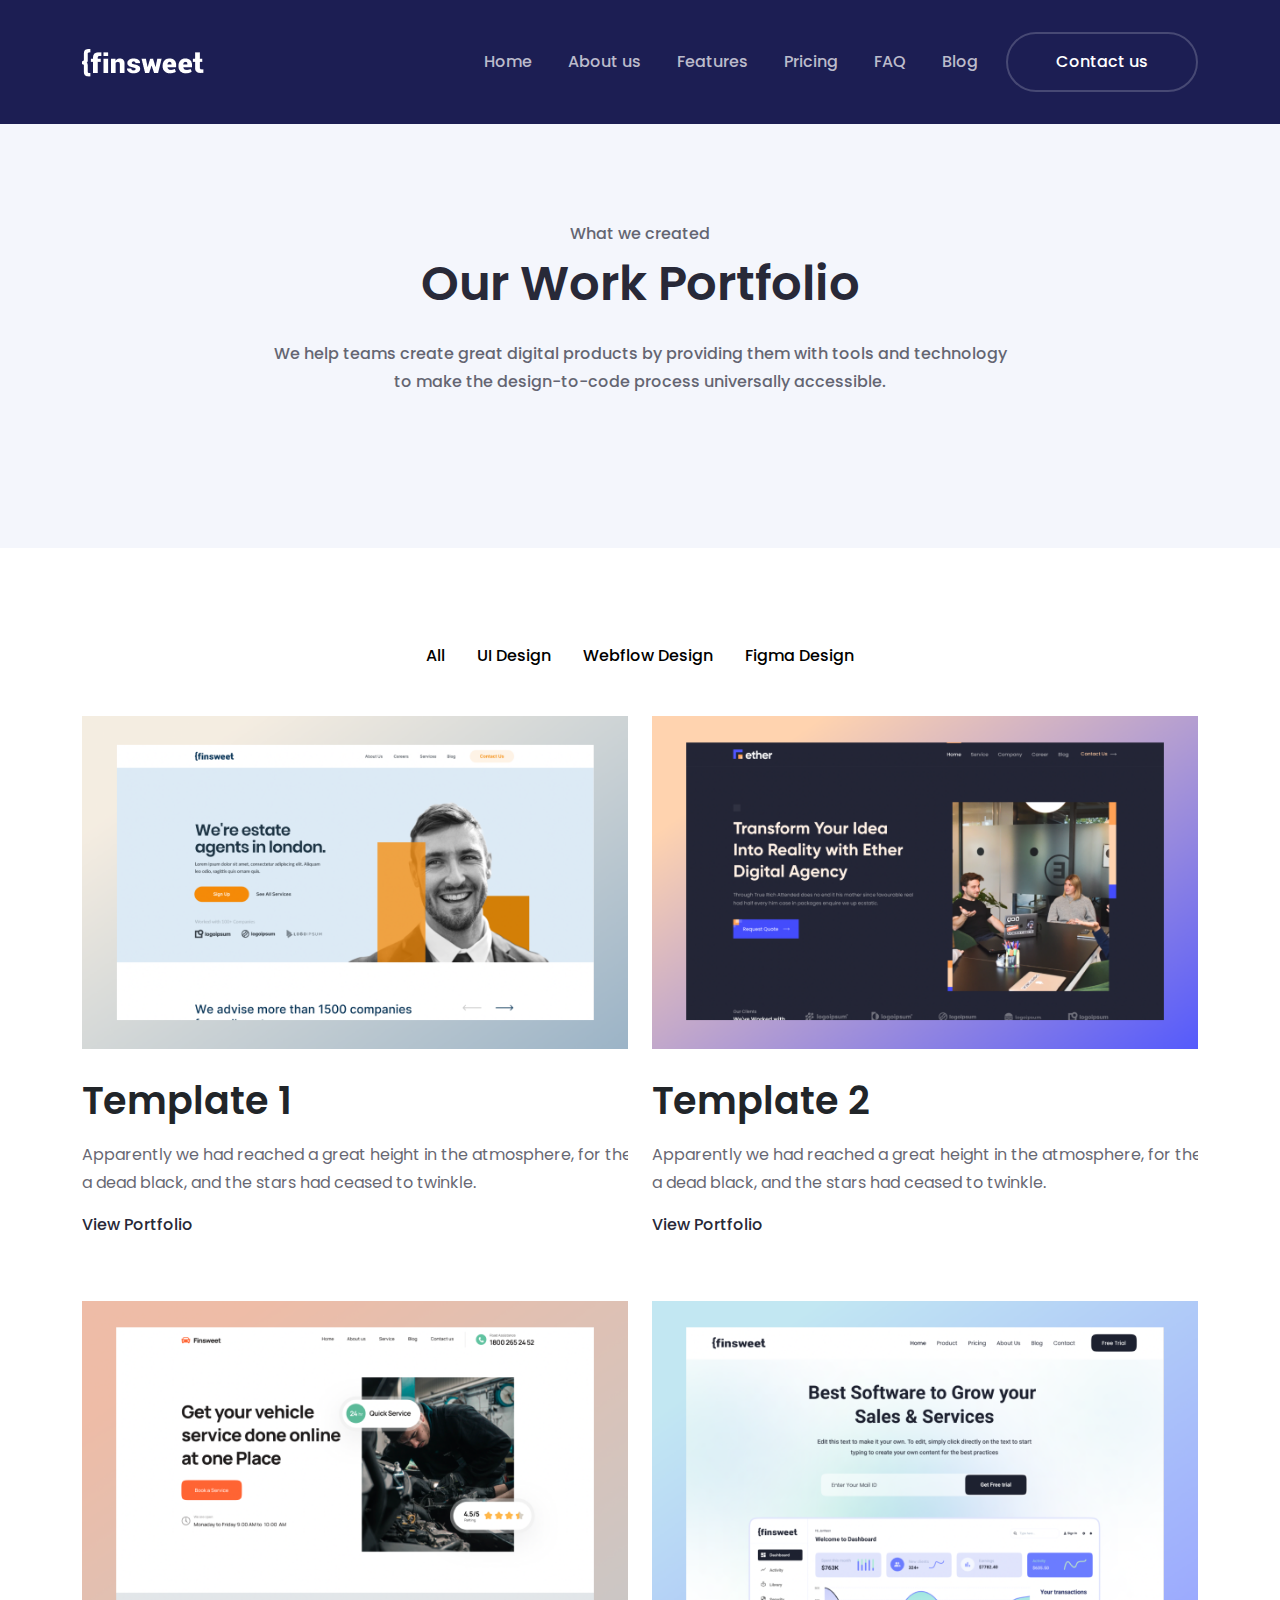
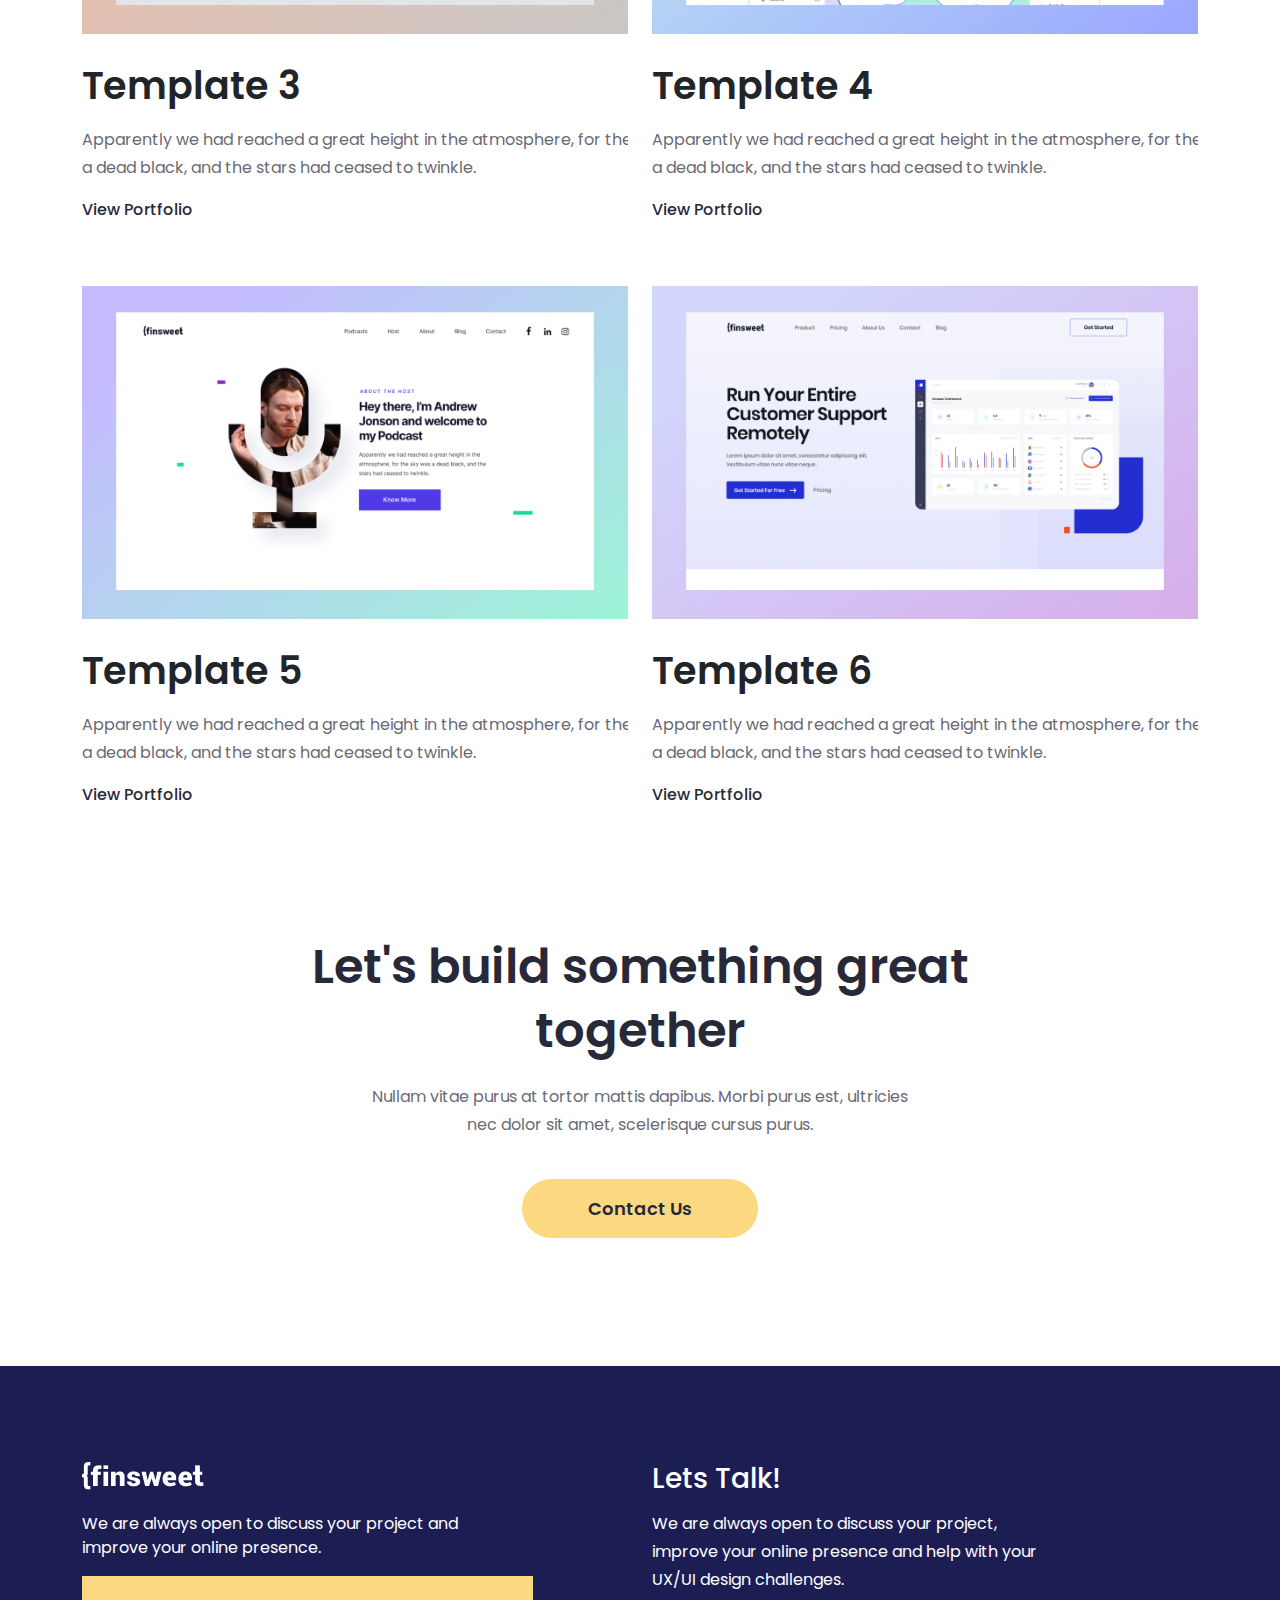
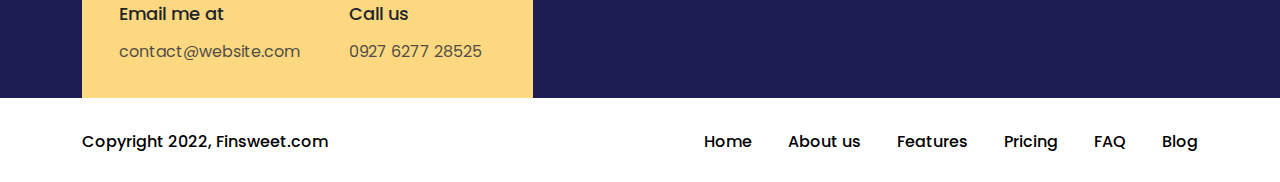
<file: portfolio.html>
<!DOCTYPE html>
<html lang="en">
<head>
    <meta charset="UTF-8">
    <meta http-equiv="X-UA-Compatible" content="IE=edge">
    <meta name="viewport" content="width=device-width, initial-scale=1.0">
    <title>Class-41</title>
    <link rel="stylesheet" href="https://cdnjs.cloudflare.com/ajax/libs/font-awesome/6.2.1/css/all.min.css" integrity="sha512-MV7K8+y+gLIBoVD59lQIYicR65iaqukzvf/nwasF0nqhPay5w/9lJmVM2hMDcnK1OnMGCdVK+iQrJ7lzPJQd1w==" crossorigin="anonymous" referrerpolicy="no-referrer" />
    <link href="https://fonts.googleapis.com/css2?family=Poppins:wght@100;200;300;400;500;600;700;800;900&display=swap" rel="stylesheet"> 
    <link rel="stylesheet" href="css/slick.css">
    <link rel="stylesheet" href="css/bootstrap.min.css">
    <link rel="stylesheet" href="css/style.css">
</head>
<body>

    <!-- Nav-bar Part Start -->
    <nav class="navbar navbar-expand-lg">
        <div class="container">
          <a class="navbar-brand" href="index.html">
            <img src="images/Finsweet white logo 1.png" alt="Logo">
          </a>
          <button class="navbar-toggler" type="button" data-bs-toggle="collapse" data-bs-target="#navbarSupportedContent" aria-controls="navbarSupportedContent" aria-expanded="false" aria-label="Toggle navigation">
            <span class="navbar-toggler-icon"></span>
          </button>
          <div class="collapse navbar-collapse" id="navbarSupportedContent">
            <ul class="navbar-nav ms-auto mb-2 mb-lg-0">
              <li class="nav-item">
                <a class="nav-link active" aria-current="page" href="index.html">Home</a>
              </li>
              <li class="nav-item">
                <a class="nav-link" href="about-us.html">About us</a>
              </li>
              <li class="nav-item">
                <a class="nav-link" href="features.html">Features</a>
              </li>
              <li class="nav-item">
                <a class="nav-link" href="price.html">Pricing</a>
              </li>
              <li class="nav-item">
                <a class="nav-link" href="privacy.html">FAQ</a>
              </li>
              <li class="nav-item">
                <a class="nav-link" href="blog.html">Blog</a>
              </li>
            </ul>
          </div>
          <div class="nav_btn">
            <a href="contact_us.html">Contact us</a>
          </div>
        </div>
      </nav>
    <!-- Nav-bar Part End -->
        
    <!-- work_port Part Start -->
    <section id="work_port">
        <div class="container">
            <div class="row justify-content-center">
                <div class="col-lg text-center">
                    <div class="work_text">
                        <h6>What we created</h6>
                        <h4>Our Work Portfolio</h4>
                        <p>We help teams create great digital products by providing them with tools and technology to make the design-to-code process universally accessible.</p>
                        <div class="work_social">
                            <ul>
                                <li><a href="#"><i class="fa-brands fa-facebook"></i></a></li>
                                <li><a href="#"><i class="fa-brands fa-twitter"></i></a></li>
                                <li><a href="#"><i class="fa-brands fa-instagram"></i></a></li>
                                <li><a href="#"><i class="fa-brands fa-linkedin"></i></a></li>
                            </ul>
                        </div>
                    </div>
                </div>
            </div>
        </div>
    </section>
    <!-- work_port Part End -->

    <!-- Template Part Start -->
    <section id="template">
        <div class="container">
            <div class="row justify-content-center button">
                <div class="col-lg text-center">
                    <button>All</button><!--
                    --><button>UI Design</button><!--
                    --><button>Webflow Design</button><!--
                    --><button>Figma Design</button>
                </div>
            </div>
            <div class="row">
                <div class="col-lg-6">
                    <div class="tem_item">
                        <div class="tem_img">
                            <img src="images/Image.png" class=" w-100" alt="Templates">
                            <div class="tem_over">
                                <div class="tem_btn">
                                    <a href="#">Click To Preview</a>
                                </div>
                            </div>
                        </div>
                        <div class="tem_text">
                            <h3>Template 1</h3>
                            <p>Apparently we had reached a great height in the atmosphere, for the sky was a dead black, and the stars had ceased to twinkle.</p>
                            <div class="pro d-flex align-items-center">
                                <a href="#">View Portfolio</a>
                                <i class="fa-solid fa-arrow-right-long"></i>
                            </div>
                        </div>
                    </div>
                </div>
                <div class="col-lg-6">
                    <div class="tem_item">
                        <div class="tem_img">
                            <img src="images/Image(1).png" class=" w-100" alt="Templates">
                            <div class="tem_over">
                                <div class="tem_btn">
                                    <a href="#">Click To Preview</a>
                                </div>
                            </div>
                        </div>
                        <div class="tem_text">
                            <h3>Template 2</h3>
                            <p>Apparently we had reached a great height in the atmosphere, for the sky was a dead black, and the stars had ceased to twinkle.</p>
                            <div class="pro d-flex align-items-center">
                                <a href="#">View Portfolio</a>
                                <i class="fa-solid fa-arrow-right-long"></i>
                            </div>
                        </div>
                    </div>
                </div>
            </div>
            <div class="row tem1">
                <div class="col-lg-6">
                    <div class="tem_item">
                        <div class="tem_img">
                            <img src="images/Image(2).png" class=" w-100" alt="Templates">
                            <div class="tem_over">
                                <div class="tem_btn">
                                    <a href="#">Click To Preview</a>
                                </div>
                            </div>
                        </div>
                        <div class="tem_text">
                            <h3>Template 3</h3>
                            <p>Apparently we had reached a great height in the atmosphere, for the sky was a dead black, and the stars had ceased to twinkle.</p>
                            <div class="pro d-flex align-items-center">
                                <a href="#">View Portfolio</a>
                                <i class="fa-solid fa-arrow-right-long"></i>
                            </div>
                        </div>
                    </div>
                </div>
                <div class="col-lg-6">
                    <div class="tem_item">
                        <div class="tem_img">
                            <img src="images/Image(3).png" class=" w-100" alt="Templates">
                            <div class="tem_over">
                                <div class="tem_btn">
                                    <a href="#">Click To Preview</a>
                                </div>
                            </div>
                        </div>
                        <div class="tem_text">
                            <h3>Template 4</h3>
                            <p>Apparently we had reached a great height in the atmosphere, for the sky was a dead black, and the stars had ceased to twinkle.</p>
                            <div class="pro d-flex align-items-center">
                                <a href="#">View Portfolio</a>
                                <i class="fa-solid fa-arrow-right-long"></i>
                            </div>
                        </div>
                    </div>
                </div>
            </div>
            <div class="row tem1">
                <div class="col-lg-6">
                    <div class="tem_item">
                        <div class="tem_img">
                            <img src="images/Image(4).png" class=" w-100" alt="Templates">
                            <div class="tem_over">
                                <div class="tem_btn">
                                    <a href="#">Click To Preview</a>
                                </div>
                            </div>
                        </div>
                        <div class="tem_text">
                            <h3>Template 5</h3>
                            <p>Apparently we had reached a great height in the atmosphere, for the sky was a dead black, and the stars had ceased to twinkle.</p>
                            <div class="pro d-flex align-items-center">
                                <a href="#">View Portfolio</a>
                                <i class="fa-solid fa-arrow-right-long"></i>
                            </div>
                        </div>
                    </div>
                </div>
                <div class="col-lg-6">
                    <div class="tem_item">
                        <div class="tem_img">
                            <img src="images/Image(5).png" class=" w-100" alt="Templates">
                            <div class="tem_over">
                                <div class="tem_btn">
                                    <a href="#">Click To Preview</a>
                                </div>
                            </div>
                        </div>
                        <div class="tem_text">
                            <h3>Template 6</h3>
                            <p>Apparently we had reached a great height in the atmosphere, for the sky was a dead black, and the stars had ceased to twinkle.</p>
                            <div class="pro d-flex align-items-center">
                                <a href="#">View Portfolio</a>
                                <i class="fa-solid fa-arrow-right-long"></i>
                            </div>
                        </div>
                    </div>
                </div>
            </div>
        </div>
    </section>
    <!-- Template Part End -->

    <!-- together Part Start -->
    <section id="together">
        <div class="container">
            <div class="row justify-content-center">
                <div class="col-lg text-center">
                    <div class="to_text">
                        <h3>Let's build something great together</h3>
                        <p>Nullam vitae purus at tortor mattis dapibus. Morbi purus est, ultricies nec dolor sit amet, scelerisque cursus purus.</p>
                        <div class="to_btn">
                            <a href="case.html">Contact Us</a>
                        </div>
                    </div>
                </div>
            </div>
        </div>
    </section>
    <!-- together Part End -->

    <!-- footer Part Start -->
    <footer>
        <div class="container">
            <div class="row">
                <div class="col-lg-5">
                    <div class="footer_logo">
                        <img src="images/Finsweet white logo 1.png" alt="logo">
                    </div>
                    <p>We are always open to discuss your project and improve your online presence.</p>
                    <div class="footer_contact">
                        <div class="footer_email">
                            <h6>Email me at</h6>
                            <p>contact@website.com</p>
                        </div>
                        <div class="footer_call">
                            <h6>Call us</h6>
                            <p>0927 6277 28525</p>
                        </div>
                    </div>
                </div>
                <div class="col-lg-4 offset-1">
                    <div class="footer_social">
                        <h3>Lets Talk!</h3>
                        <p>We are always open to discuss your project, improve your online presence and help with your UX/UI design challenges.</p>
                        <ul>
                            <li><a href="#"><i class="fa-brands fa-facebook"></i></a></li>
                            <li><a href="#"><i class="fa-brands fa-twitter"></i></a></li>
                            <li><a href="#"><i class="fa-brands fa-instagram"></i></a></li>
                            <li><a href="#"><i class="fa-brands fa-linkedin"></i></a></li>
                        </ul>
                    </div>
                </div>
                <div class="col-lg-2"></div>
            </div>
        </div>
        <div class="footer_last">
            <div class="container">
                <div class="row justify-content-between">
                    <div class="col-lg-3">
                        <div class="footer_copy">
                            <p>Copyright 2022, Finsweet.com</p>
                        </div>
                    </div>
                    <div class="col-lg-6 offset-3">
                        <div class="footer_last_nav">
                            <ul>
                                <li><a href="#">Home</a></li>
                                <li><a href="#">About us</a></li>
                                <li><a href="#">Features</a></li>
                                <li><a href="#">Pricing</a></li>
                                <li><a href="#">FAQ</a></li>
                                <li><a href="#">Blog</a></li>
                            </ul>
                        </div>
                    </div>
                </div>
            </div>
        </div>
    </footer>
    <!-- footer Part End -->

    <script src="js/jquery-1.12.4.min.js"></script>
    <script src="js/slick.min.js"></script>
    <script src="js/bootstrap.bundle.min.js"></script>
    <script src="js/custom.js"></script>
</body>
</html>
</file>
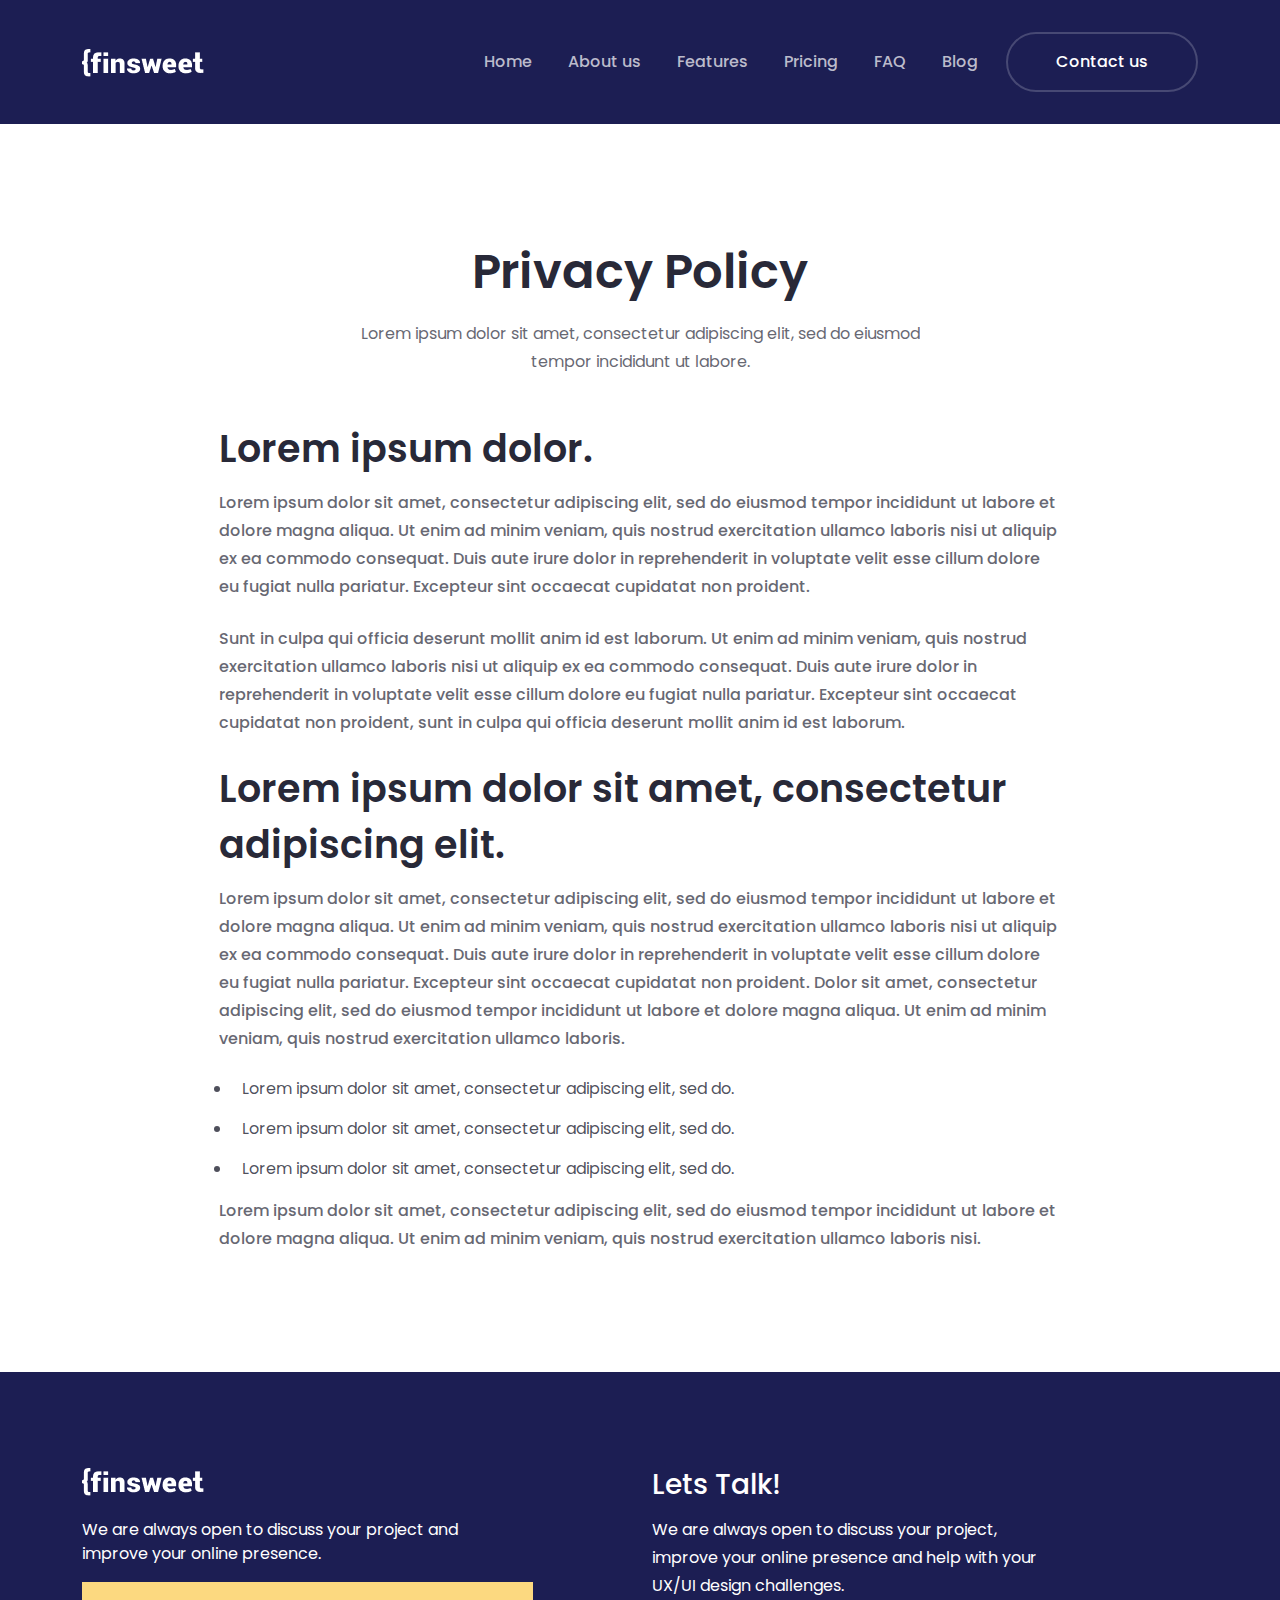
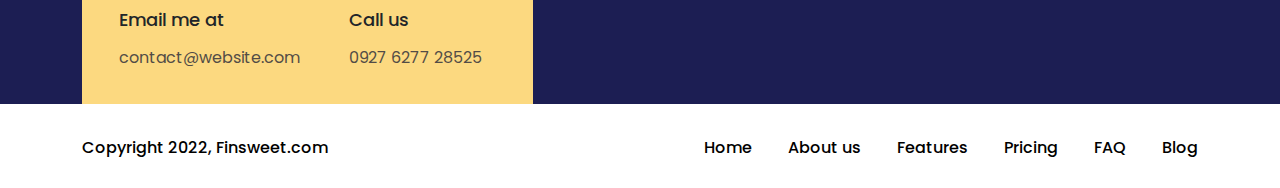
<file: privacy.html>
<!DOCTYPE html>
<html lang="en">
<head>
    <meta charset="UTF-8">
    <meta http-equiv="X-UA-Compatible" content="IE=edge">
    <meta name="viewport" content="width=device-width, initial-scale=1.0">
    <title>Class-41</title>
    <link rel="stylesheet" href="https://cdnjs.cloudflare.com/ajax/libs/font-awesome/6.2.1/css/all.min.css" integrity="sha512-MV7K8+y+gLIBoVD59lQIYicR65iaqukzvf/nwasF0nqhPay5w/9lJmVM2hMDcnK1OnMGCdVK+iQrJ7lzPJQd1w==" crossorigin="anonymous" referrerpolicy="no-referrer" />
    <link href="https://fonts.googleapis.com/css2?family=Poppins:wght@100;200;300;400;500;600;700;800;900&display=swap" rel="stylesheet"> 
    <link rel="stylesheet" href="css/slick.css">
    <link rel="stylesheet" href="css/bootstrap.min.css">
    <link rel="stylesheet" href="css/style.css">
</head>
<body>

    <!-- Nav-bar Part Start -->
    <nav class="navbar navbar-expand-lg">
        <div class="container">
          <a class="navbar-brand" href="index.html">
            <img src="images/Finsweet white logo 1.png" alt="Logo">
          </a>
          <button class="navbar-toggler" type="button" data-bs-toggle="collapse" data-bs-target="#navbarSupportedContent" aria-controls="navbarSupportedContent" aria-expanded="false" aria-label="Toggle navigation">
            <span class="navbar-toggler-icon"></span>
          </button>
          <div class="collapse navbar-collapse" id="navbarSupportedContent">
            <ul class="navbar-nav ms-auto mb-2 mb-lg-0">
              <li class="nav-item">
                <a class="nav-link active" aria-current="page" href="index.html">Home</a>
              </li>
              <li class="nav-item">
                <a class="nav-link" href="about-us.html">About us</a>
              </li>
              <li class="nav-item">
                <a class="nav-link" href="features.html">Features</a>
              </li>
              <li class="nav-item">
                <a class="nav-link" href="price.html">Pricing</a>
              </li>
              <li class="nav-item">
                <a class="nav-link" href="#">FAQ</a>
              </li>
              <li class="nav-item">
                <a class="nav-link" href="blog.html">Blog</a>
              </li>
            </ul>
          </div>
          <div class="nav_btn">
            <a href="contact_us.html">Contact us</a>
          </div>
        </div>
      </nav>
    <!-- Nav-bar Part End -->

    <!-- Study Part Start -->
    <section id="study">
        <div class="container">
            <div class="row">
                
            </div>
        </div>
    </section>
    <!-- Study Part End -->

     <!-- web_pro Part Start -->
     <section id="privacy">
        <div class="container">
            <div class="row justify-content-center">
                <div class="col-lg">
                    <div class="conn_head text-center">
                        <h4>Privacy Policy</h4>
                        <p>Lorem ipsum dolor sit amet, consectetur adipiscing elit, sed do eiusmod tempor incididunt ut labore.</p>
                    </div>
                    <div class="web_pro_text">
                        <div class="rb_text">
                            <h4>Lorem ipsum dolor.</h4>
                            <p>Lorem ipsum dolor sit amet, consectetur adipiscing elit, sed do eiusmod tempor incididunt ut labore et dolore magna aliqua. Ut enim ad minim veniam, quis nostrud exercitation ullamco laboris nisi ut aliquip ex ea commodo consequat. Duis aute irure dolor in reprehenderit in voluptate velit esse cillum dolore eu fugiat nulla pariatur. Excepteur sint occaecat cupidatat non proident.</p>
                            <p>Sunt in culpa qui officia deserunt mollit anim id est laborum. Ut enim ad minim veniam, quis nostrud exercitation ullamco laboris nisi ut aliquip ex ea commodo consequat. Duis aute irure dolor in reprehenderit in voluptate velit esse cillum dolore eu fugiat nulla pariatur. Excepteur sint occaecat cupidatat non proident, sunt in culpa qui officia deserunt mollit anim id est laborum.</p>
                        </div>
                        <h4>Lorem ipsum dolor sit amet, consectetur adipiscing elit.</h4>
                        <p>Lorem ipsum dolor sit amet, consectetur adipiscing elit, sed do eiusmod tempor incididunt ut labore et dolore magna aliqua. Ut enim ad minim veniam, quis nostrud exercitation ullamco laboris nisi ut aliquip ex ea commodo consequat. Duis aute irure dolor in reprehenderit in voluptate velit esse cillum dolore eu fugiat nulla pariatur. Excepteur sint occaecat cupidatat non proident. Dolor sit amet, consectetur adipiscing elit, sed do eiusmod tempor incididunt ut labore et dolore magna aliqua. Ut enim ad minim veniam, quis nostrud exercitation ullamco laboris.</p>
                        <ul>
                            <li>Lorem ipsum dolor sit amet, consectetur adipiscing elit, sed do.</li>
                            <li>Lorem ipsum dolor sit amet, consectetur adipiscing elit, sed do.</li>
                            <li>Lorem ipsum dolor sit amet, consectetur adipiscing elit, sed do.</li>
                        </ul>
                        <p>Lorem ipsum dolor sit amet, consectetur adipiscing elit, sed do eiusmod tempor incididunt ut labore et dolore magna aliqua. Ut enim ad minim veniam, quis nostrud exercitation ullamco laboris nisi.</p>
                    </div>
                </div>
            </div>
        </div>
    </section>
    <!-- web_pro Part End -->

    <!-- footer Part Start -->
    <footer>
        <div class="container">
            <div class="row">
                <div class="col-lg-5">
                    <div class="footer_logo">
                        <img src="images/Finsweet white logo 1.png" alt="logo">
                    </div>
                    <p>We are always open to discuss your project and improve your online presence.</p>
                    <div class="footer_contact">
                        <div class="footer_email">
                            <h6>Email me at</h6>
                            <p>contact@website.com</p>
                        </div>
                        <div class="footer_call">
                            <h6>Call us</h6>
                            <p>0927 6277 28525</p>
                        </div>
                    </div>
                </div>
                <div class="col-lg-4 offset-1">
                    <div class="footer_social">
                        <h3>Lets Talk!</h3>
                        <p>We are always open to discuss your project, improve your online presence and help with your UX/UI design challenges.</p>
                        <ul>
                            <li><a href="#"><i class="fa-brands fa-facebook"></i></a></li>
                            <li><a href="#"><i class="fa-brands fa-twitter"></i></a></li>
                            <li><a href="#"><i class="fa-brands fa-instagram"></i></a></li>
                            <li><a href="#"><i class="fa-brands fa-linkedin"></i></a></li>
                        </ul>
                    </div>
                </div>
                <div class="col-lg-2"></div>
            </div>
        </div>
        <div class="footer_last">
            <div class="container">
                <div class="row justify-content-between">
                    <div class="col-lg-3">
                        <div class="footer_copy">
                            <p>Copyright 2022, Finsweet.com</p>
                        </div>
                    </div>
                    <div class="col-lg-6 offset-3">
                        <div class="footer_last_nav">
                            <ul>
                                <li><a href="#">Home</a></li>
                                <li><a href="#">About us</a></li>
                                <li><a href="#">Features</a></li>
                                <li><a href="#">Pricing</a></li>
                                <li><a href="#">FAQ</a></li>
                                <li><a href="#">Blog</a></li>
                            </ul>
                        </div>
                    </div>
                </div>
            </div>
        </div>
    </footer>
    <!-- footer Part End -->

    <script src="js/jquery-1.12.4.min.js"></script>
    <script src="js/slick.min.js"></script>
    <script src="js/bootstrap.bundle.min.js"></script>
    <script src="js/custom.js"></script>
</body>
</html>
</file>
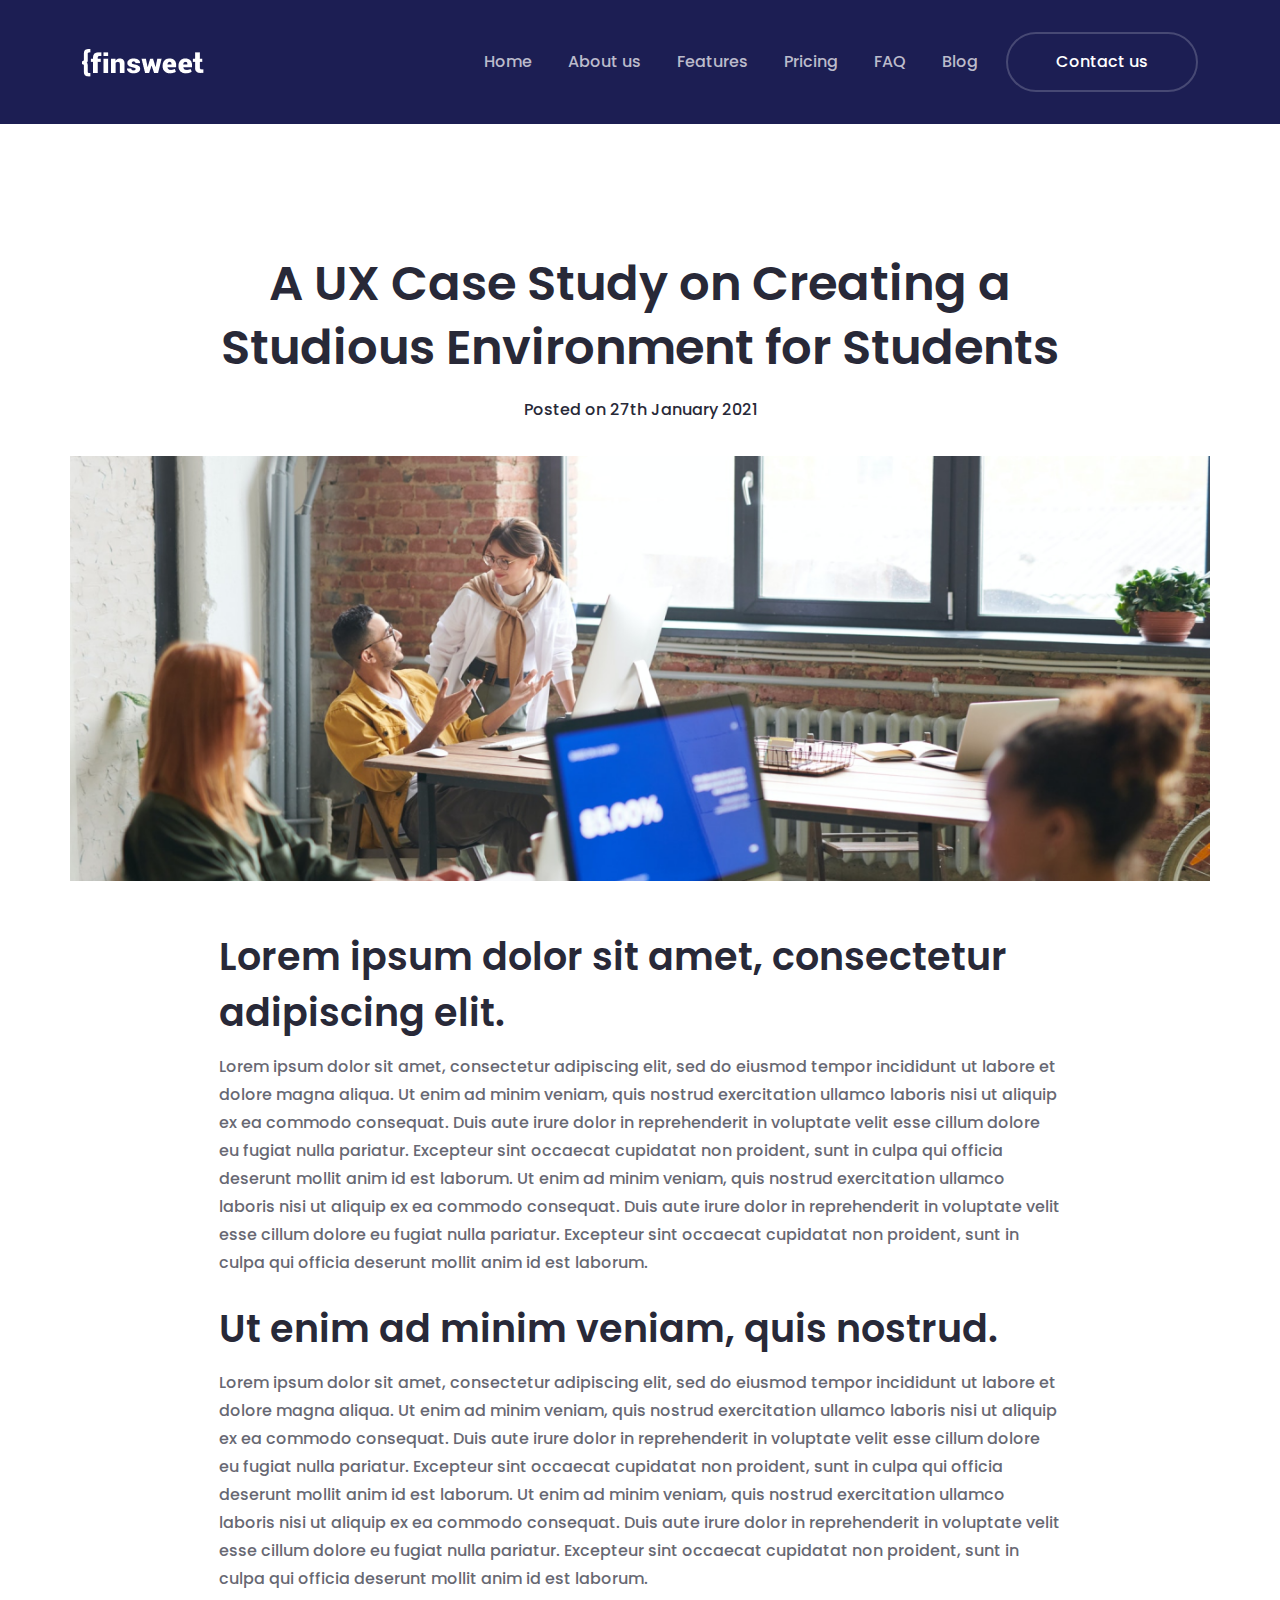
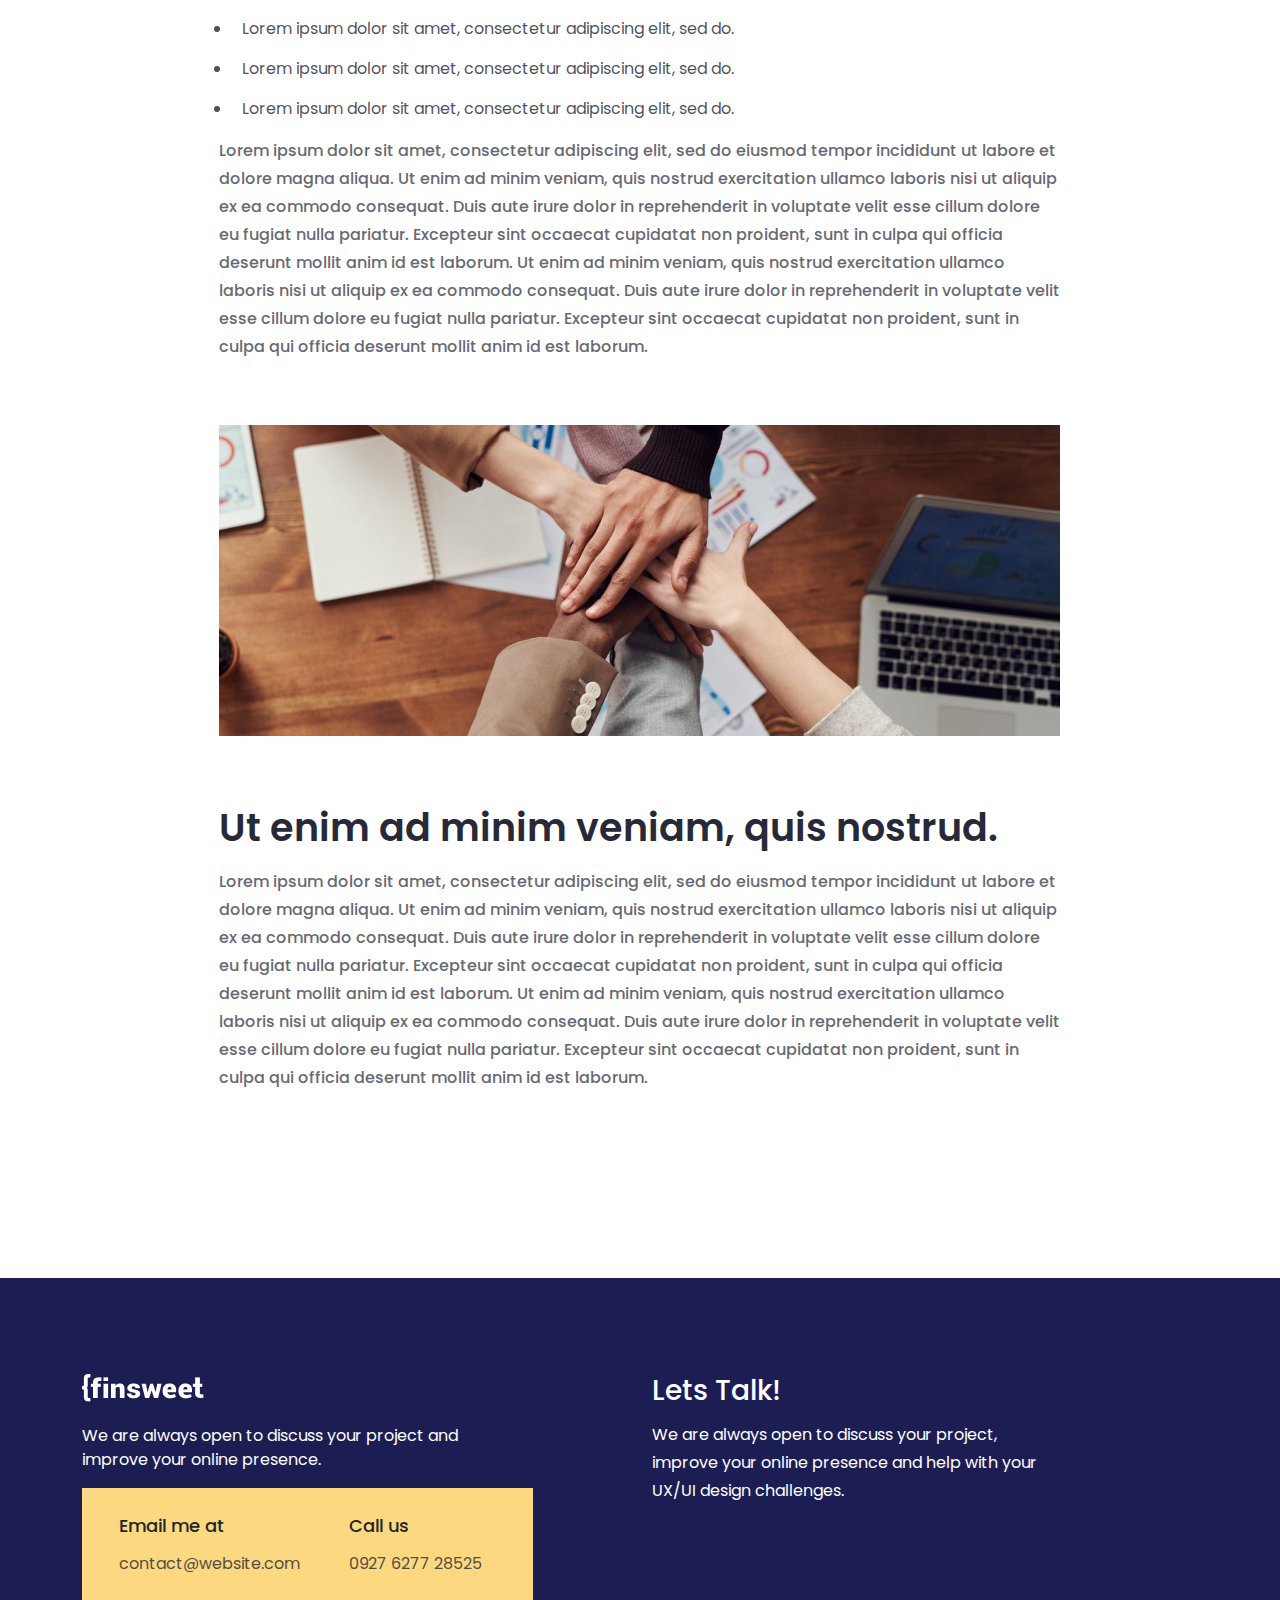
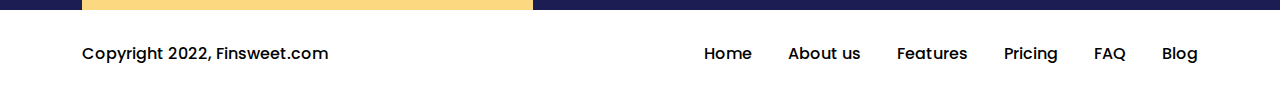
<file: read_blog.html>
<!DOCTYPE html>
<html lang="en">
<head>
    <meta charset="UTF-8">
    <meta http-equiv="X-UA-Compatible" content="IE=edge">
    <meta name="viewport" content="width=device-width, initial-scale=1.0">
    <title>Class-41</title>
    <link rel="stylesheet" href="https://cdnjs.cloudflare.com/ajax/libs/font-awesome/6.2.1/css/all.min.css" integrity="sha512-MV7K8+y+gLIBoVD59lQIYicR65iaqukzvf/nwasF0nqhPay5w/9lJmVM2hMDcnK1OnMGCdVK+iQrJ7lzPJQd1w==" crossorigin="anonymous" referrerpolicy="no-referrer" />
    <link href="https://fonts.googleapis.com/css2?family=Poppins:wght@100;200;300;400;500;600;700;800;900&display=swap" rel="stylesheet"> 
    <link rel="stylesheet" href="css/slick.css">
    <link rel="stylesheet" href="css/bootstrap.min.css">
    <link rel="stylesheet" href="css/style.css">
</head>
<body>

    <!-- Nav-bar Part Start -->
    <nav class="navbar navbar-expand-lg">
        <div class="container">
          <a class="navbar-brand" href="index.html">
            <img src="images/Finsweet white logo 1.png" alt="Logo">
          </a>
          <button class="navbar-toggler" type="button" data-bs-toggle="collapse" data-bs-target="#navbarSupportedContent" aria-controls="navbarSupportedContent" aria-expanded="false" aria-label="Toggle navigation">
            <span class="navbar-toggler-icon"></span>
          </button>
          <div class="collapse navbar-collapse" id="navbarSupportedContent">
            <ul class="navbar-nav ms-auto mb-2 mb-lg-0">
              <li class="nav-item">
                <a class="nav-link active" aria-current="page" href="index.html">Home</a>
              </li>
              <li class="nav-item">
                <a class="nav-link" href="about-us.html">About us</a>
              </li>
              <li class="nav-item">
                <a class="nav-link" href="features.html">Features</a>
              </li>
              <li class="nav-item">
                <a class="nav-link" href="price.html">Pricing</a>
              </li>
              <li class="nav-item">
                <a class="nav-link" href="#">FAQ</a>
              </li>
              <li class="nav-item">
                <a class="nav-link" href="blog.html">Blog</a>
              </li>
            </ul>
          </div>
          <div class="nav_btn">
            <a href="contact_us.html">Contact us</a>
          </div>
        </div>
      </nav>
    <!-- Nav-bar Part End -->

    <!-- Study Part Start -->
    <section id="study">
        <div class="container">
            <div class="row">
                <div class="col-lg">
                    <div class="study_text text-center">
                        <h4>A UX Case Study on Creating a Studious Environment for Students</h4>
                        <p>Posted on 27th January 2021</p>
                        <img src="images/people-working-in-front-of-computer-3182763.png" class=" w-100" alt="">
                    </div>
                </div>
            </div>
        </div>
    </section>
    <!-- Study Part End -->

     <!-- web_pro Part Start -->
     <section id="web_pro">
        <div class="container">
            <div class="row justify-content-center">
                <div class="col-lg">
                    <div class="web_pro_text">
                        <div class="rb_text">
                            <h4>Lorem ipsum dolor sit amet, consectetur adipiscing elit.
                            </h4>
                            <p>Lorem ipsum dolor sit amet, consectetur adipiscing elit, sed do eiusmod tempor incididunt ut labore et dolore magna aliqua. Ut enim ad minim veniam, quis nostrud exercitation ullamco laboris nisi ut aliquip ex ea commodo consequat. Duis aute irure dolor in reprehenderit in voluptate velit esse cillum dolore eu fugiat nulla pariatur. Excepteur sint occaecat cupidatat non proident, sunt in culpa qui officia deserunt mollit anim id est laborum. Ut enim ad minim veniam, quis nostrud exercitation ullamco laboris nisi ut aliquip ex ea commodo consequat. Duis aute irure dolor in reprehenderit in voluptate velit esse cillum dolore eu fugiat nulla pariatur. Excepteur sint occaecat cupidatat non proident, sunt in culpa qui officia deserunt mollit anim id est laborum.</p>
                        </div>
                        <h4>Ut enim ad minim veniam, quis nostrud.

                        </h4>
                        <p>Lorem ipsum dolor sit amet, consectetur adipiscing elit, sed do eiusmod tempor incididunt ut labore et dolore magna aliqua. Ut enim ad minim veniam, quis nostrud exercitation ullamco laboris nisi ut aliquip ex ea commodo consequat. Duis aute irure dolor in reprehenderit in voluptate velit esse cillum dolore eu fugiat nulla pariatur. Excepteur sint occaecat cupidatat non proident, sunt in culpa qui officia deserunt mollit anim id est laborum. Ut enim ad minim veniam, quis nostrud exercitation ullamco laboris nisi ut aliquip ex ea commodo consequat. Duis aute irure dolor in reprehenderit in voluptate velit esse cillum dolore eu fugiat nulla pariatur. Excepteur sint occaecat cupidatat non proident, sunt in culpa qui officia deserunt mollit anim id est laborum.</p>
                        <ul>
                            <li>Lorem ipsum dolor sit amet, consectetur adipiscing elit, sed do.</li>
                            <li>Lorem ipsum dolor sit amet, consectetur adipiscing elit, sed do.</li>
                            <li>Lorem ipsum dolor sit amet, consectetur adipiscing elit, sed do.</li>
                        </ul>
                        <p>Lorem ipsum dolor sit amet, consectetur adipiscing elit, sed do eiusmod tempor incididunt ut labore et dolore magna aliqua. Ut enim ad minim veniam, quis nostrud exercitation ullamco laboris nisi ut aliquip ex ea commodo consequat. Duis aute irure dolor in reprehenderit in voluptate velit esse cillum dolore eu fugiat nulla pariatur. Excepteur sint occaecat cupidatat non proident, sunt in culpa qui officia deserunt mollit anim id est laborum. Ut enim ad minim veniam, quis nostrud exercitation ullamco laboris nisi ut aliquip ex ea commodo consequat. Duis aute irure dolor in reprehenderit in voluptate velit esse cillum dolore eu fugiat nulla pariatur. Excepteur sint occaecat cupidatat non proident, sunt in culpa qui officia deserunt mollit anim id est laborum.</p>
                    </div>
                    <div class="web_pro_img">
                        <img src="images/photo-of-people-near-wooden-table-3184418.jpg" alt="grops">
                    </div>
                    <div class="web_pro_textt">
                        <h4>Ut enim ad minim veniam, quis nostrud.
                        </h4>
                        <p>Lorem ipsum dolor sit amet, consectetur adipiscing elit, sed do eiusmod tempor incididunt ut labore et dolore magna aliqua. Ut enim ad minim veniam, quis nostrud exercitation ullamco laboris nisi ut aliquip ex ea commodo consequat. Duis aute irure dolor in reprehenderit in voluptate velit esse cillum dolore eu fugiat nulla pariatur. Excepteur sint occaecat cupidatat non proident, sunt in culpa qui officia deserunt mollit anim id est laborum. Ut enim ad minim veniam, quis nostrud exercitation ullamco laboris nisi ut aliquip ex ea commodo consequat. Duis aute irure dolor in reprehenderit in voluptate velit esse cillum dolore eu fugiat nulla pariatur. Excepteur sint occaecat cupidatat non proident, sunt in culpa qui officia deserunt mollit anim id est laborum.</p>
                    </div>
                </div>
            </div>
        </div>
    </section>
    <!-- web_pro Part End -->

    <!-- footer Part Start -->
    <footer>
        <div class="container">
            <div class="row">
                <div class="col-lg-5">
                    <div class="footer_logo">
                        <img src="images/Finsweet white logo 1.png" alt="logo">
                    </div>
                    <p>We are always open to discuss your project and improve your online presence.</p>
                    <div class="footer_contact">
                        <div class="footer_email">
                            <h6>Email me at</h6>
                            <p>contact@website.com</p>
                        </div>
                        <div class="footer_call">
                            <h6>Call us</h6>
                            <p>0927 6277 28525</p>
                        </div>
                    </div>
                </div>
                <div class="col-lg-4 offset-1">
                    <div class="footer_social">
                        <h3>Lets Talk!</h3>
                        <p>We are always open to discuss your project, improve your online presence and help with your UX/UI design challenges.</p>
                        <ul>
                            <li><a href="#"><i class="fa-brands fa-facebook"></i></a></li>
                            <li><a href="#"><i class="fa-brands fa-twitter"></i></a></li>
                            <li><a href="#"><i class="fa-brands fa-instagram"></i></a></li>
                            <li><a href="#"><i class="fa-brands fa-linkedin"></i></a></li>
                        </ul>
                    </div>
                </div>
                <div class="col-lg-2"></div>
            </div>
        </div>
        <div class="footer_last">
            <div class="container">
                <div class="row justify-content-between">
                    <div class="col-lg-3">
                        <div class="footer_copy">
                            <p>Copyright 2022, Finsweet.com</p>
                        </div>
                    </div>
                    <div class="col-lg-6 offset-3">
                        <div class="footer_last_nav">
                            <ul>
                                <li><a href="#">Home</a></li>
                                <li><a href="#">About us</a></li>
                                <li><a href="#">Features</a></li>
                                <li><a href="#">Pricing</a></li>
                                <li><a href="#">FAQ</a></li>
                                <li><a href="#">Blog</a></li>
                            </ul>
                        </div>
                    </div>
                </div>
            </div>
        </div>
    </footer>
    <!-- footer Part End -->

    <script src="js/jquery-1.12.4.min.js"></script>
    <script src="js/slick.min.js"></script>
    <script src="js/bootstrap.bundle.min.js"></script>
    <script src="js/custom.js"></script>
</body>
</html>
</file>
<file: css/style.css>
* {
  margin: 0;
  padding: 0;
  box-sizing: border-box;
  font-family: "Poppins", sans-serif;
}

img {
  vertical-align: middle;
}

a {
  text-decoration: none;
  display: inline-block;
}

ul {
  list-style: none;
  margin: 0;
  padding: 0;
}

.container {
  width: 1280px;
  margin: 0 auto;
}

nav {
  background-color: #1C1E53;
  padding: 32px 0 !important;
}
nav ul li a {
  color: #BBBBCB !important;
  margin-right: 20px;
  transition: 0.5s;
  -webkit-transition: 0.5s;
  -moz-transition: 0.5s;
  -ms-transition: 0.5s;
  -o-transition: 0.5s;
  font-weight: 500;
  text-align: center;
}
nav ul li a:hover {
  color: #fff !important;
}
nav .nav_btn a {
  padding: 16px 48px;
  border: 2px solid rgba(244, 246, 252, 0.2);
  border-radius: 41px;
  -webkit-border-radius: 41px;
  -moz-border-radius: 41px;
  -ms-border-radius: 41px;
  -o-border-radius: 41px;
  font-weight: 500;
  transition: 0.5s;
  -webkit-transition: 0.5s;
  -moz-transition: 0.5s;
  -ms-transition: 0.5s;
  -o-transition: 0.5s;
  color: #fff;
}
nav .nav_btn a:hover {
  background-color: #fff;
  color: #000 !important;
  border: 2px solid transparent;
}

#banner {
  background-color: #1C1E53;
  padding: 126px 0 128px 0;
}
#banner .banner_text {
  margin-bottom: 28px;
}
#banner .banner_text h1 {
  font-size: 54px;
  font-weight: 600;
  color: #fff;
  margin-bottom: 24px;
  line-height: 74px;
}
#banner .banner_text p {
  color: #fff;
  line-height: 28px;
  font-weight: 500;
}
#banner .banner_text .bnr_btn {
  margin-top: 42px;
}
#banner .banner_text .bnr_btn #btnwork {
  padding: 16px 56px;
  text-align: center;
  background-color: #FCD980;
  border-radius: 41px;
  -webkit-border-radius: 41px;
  -moz-border-radius: 41px;
  -ms-border-radius: 41px;
  -o-border-radius: 41px;
  font-weight: 600;
  font-size: 18px;
  color: #1B1C2B;
  margin-right: 40px;
}
#banner .banner_text .bnr_btn .price a {
  color: #fff;
  margin-right: 16px;
  font-weight: 500;
}
#banner .banner_text .bnr_btn .price i {
  color: #fff;
  margin-top: 8px;
  transition: 0.5s;
  -webkit-transition: 0.5s;
  -moz-transition: 0.5s;
  -ms-transition: 0.5s;
  -o-transition: 0.5s;
}
#banner .banner_text .bnr_btn .price:hover i {
  transform: translateX(10px);
  -webkit-transform: translateX(10px);
  -moz-transform: translateX(10px);
  -ms-transform: translateX(10px);
  -o-transform: translateX(10px);
}

#work {
  padding: 128px 0;
  background-color: #F4F6FC;
}
#work .work_text h2 {
  width: 350px;
  font-size: 48px;
  font-weight: 600;
  margin-bottom: 2px;
}
#work .work_text p {
  margin-bottom: 6px;
  color: #282938;
  width: 350px;
  opacity: 0.7;
}
#work .work_text .touch a {
  margin-right: 18px;
  font-weight: 500;
  color: #2405F2;
}
#work .work_text .touch i {
  color: #2405F2;
  margin-top: 5px;
  transition: 0.5s;
  -webkit-transition: 0.5s;
  -moz-transition: 0.5s;
  -ms-transition: 0.5s;
  -o-transition: 0.5s;
}
#work .work_text .touch:hover i {
  transform: translateX(10px);
  -webkit-transform: translateX(10px);
  -moz-transform: translateX(10px);
  -ms-transform: translateX(10px);
  -o-transform: translateX(10px);
}
#work .work_img img {
  margin-bottom: 16px;
}
#work .work_bussiness h4 {
  font-size: 32px;
  font-weight: 500;
}
#work .work_bussiness p {
  color: #282938;
  opacity: 0.7;
}

.w1 {
  margin-top: 28px;
}

#project {
  padding: 116px 0 96px 0;
}
#project .pro_text {
  margin-bottom: 64px;
}
#project .pro_text h2 {
  font-size: 48px;
  font-weight: 600;
}
#project .pro_text .pro a {
  margin-right: 18px;
  font-weight: 500;
  color: #282938;
}
#project .pro_text .pro i {
  color: #282938;
  margin-top: 5px;
  transition: 0.5s;
  -webkit-transition: 0.5s;
  -moz-transition: 0.5s;
  -ms-transition: 0.5s;
  -o-transition: 0.5s;
}
#project .pro_text .pro:hover i {
  transform: translateX(10px);
  -webkit-transform: translateX(10px);
  -moz-transform: translateX(10px);
  -ms-transform: translateX(10px);
  -o-transform: translateX(10px);
}
#project .pro_img {
  position: relative;
  overflow: hidden;
}
#project .pro_img .pro_img_over {
  position: absolute;
  width: 0;
  height: 100%;
  top: 0;
  left: 0;
  background: linear-gradient(329.39deg, #1C1E53 -10.96%, rgba(28, 30, 83, 0.42) 103.96%);
  opacity: 0;
  transition: 0.5s;
  -webkit-transition: 0.5s;
  -moz-transition: 0.5s;
  -ms-transition: 0.5s;
  -o-transition: 0.5s;
}
#project .pro_img .pro_img_over .pro_o_text {
  position: absolute;
  bottom: 72px;
  left: 0;
  transform: translateX(-50%);
  -webkit-transform: translateX(-50%);
  -moz-transform: translateX(-50%);
  -ms-transform: translateX(-50%);
  -o-transform: translateX(-50%);
  transition: 0.8s;
  -webkit-transition: 0.8s;
  -moz-transition: 0.8s;
  -ms-transition: 0.8s;
  -o-transition: 0.8s;
}
#project .pro_img .pro_img_over .pro_o_text h2 {
  width: 313px;
  font-size: 24px;
  font-weight: 600;
  line-height: 36px;
  color: #fff;
  margin-bottom: 1px;
}
#project .pro_img .pro_img_over .pro_o_text p {
  width: 270px;
  font-weight: 500;
  line-height: 28px;
  margin-bottom: 26px;
  color: #fff;
}
#project .pro_img .pro_img_over .pro_o_text .proo a {
  margin-right: 18px;
  font-weight: 500;
  color: #FCD980;
}
#project .pro_img .pro_img_over .pro_o_text .proo i {
  color: #FCD980;
  margin-top: 5px;
  transition: 0.5s;
  -webkit-transition: 0.5s;
  -moz-transition: 0.5s;
  -ms-transition: 0.5s;
  -o-transition: 0.5s;
}
#project .pro_img .pro_img_over .pro_o_text .proo:hover i {
  transform: translateX(10px);
  -webkit-transform: translateX(10px);
  -moz-transform: translateX(10px);
  -ms-transform: translateX(10px);
  -o-transform: translateX(10px);
}
#project .pro_img:hover .pro_img_over {
  width: 396px;
  opacity: 1;
}
#project .pro_img:hover .pro_o_text {
  left: 50%;
}
#project .pro_sample {
  position: relative;
  overflow: hidden;
  margin-bottom: 32px;
}
#project .pro_sample .pro_sample_over {
  position: absolute;
  width: 100%;
  height: 0%;
  top: 0;
  left: 0;
  background: linear-gradient(329.39deg, #1C1E53 -10.96%, rgba(28, 30, 83, 0.42) 103.96%);
  opacity: 0;
  transition: 0.5s;
  -webkit-transition: 0.5s;
  -moz-transition: 0.5s;
  -ms-transition: 0.5s;
  -o-transition: 0.5s;
}
#project .pro_sample .pro_sample_over .pro_sample_text {
  position: absolute;
  bottom: 0px;
  left: 56px;
  transition: 1.2s;
  -webkit-transition: 1.2s;
  -moz-transition: 1.2s;
  -ms-transition: 1.2s;
  -o-transition: 1.2s;
}
#project .pro_sample .pro_sample_over .pro_sample_text h4 {
  width: 250px;
  font-size: 24px;
  font-weight: 600;
  color: #fff;
  line-height: 36px;
}
#project .pro_sample .pro_sample_over .pro_sample_text .proo a {
  margin-right: 18px;
  font-weight: 500;
  color: #FCD980;
}
#project .pro_sample .pro_sample_over .pro_sample_text .proo i {
  color: #FCD980;
  margin-top: 5px;
  transition: 0.5s;
  -webkit-transition: 0.5s;
  -moz-transition: 0.5s;
  -ms-transition: 0.5s;
  -o-transition: 0.5s;
}
#project .pro_sample .pro_sample_over .pro_sample_text .proo:hover i {
  transform: translateX(10px);
  -webkit-transform: translateX(10px);
  -moz-transform: translateX(10px);
  -ms-transform: translateX(10px);
  -o-transform: translateX(10px);
}
#project .pro_sample:hover .pro_sample_over {
  height: 100%;
  opacity: 1;
}
#project .pro_sample:hover .pro_sample_text {
  bottom: 45px;
}

#feature {
  padding: 128px 0;
  background-color: #F4F6FC;
}
#feature .feat_head {
  margin-bottom: 47px;
}
#feature .feat_head h6 {
  font-weight: 600;
  margin-bottom: 12px;
}
#feature .feat_head h2 {
  font-weight: 600;
  font-size: 48px;
  width: 560px;
  margin: 0 auto;
}
#feature .feat_item {
  padding: 58px 32.58px 48px 45.48px;
  background-color: #fff;
  position: relative;
  height: 316px;
}
#feature .feat_item .feat_icon i {
  position: absolute;
  top: 25%;
  left: 50%;
  transform: translate(-50%, -50%);
  -webkit-transform: translate(-50%, -50%);
  -moz-transform: translate(-50%, -50%);
  -ms-transform: translate(-50%, -50%);
  -o-transform: translate(-50%, -50%);
  font-size: 80px;
  transition: 0.5s;
  -webkit-transition: 0.5s;
  -moz-transition: 0.5s;
  -ms-transition: 0.5s;
  -o-transition: 0.5s;
  color: royalblue;
}
#feature .feat_item .feat_text {
  position: absolute;
  width: 280px;
  bottom: 15px;
  left: 30px;
  transition: 0.8s;
  -webkit-transition: 0.8s;
  -moz-transition: 0.8s;
  -ms-transition: 0.8s;
  -o-transition: 0.8s;
}
#feature .feat_item .feat_text h4 {
  font-size: 20px;
  font-weight: 500;
  margin-bottom: 12;
}
#feature .feat_item .feat_text p {
  font-weight: 400;
  font-size: 14px;
  line-height: 28px;
  color: #282938;
}
#feature .feat_item:hover i {
  color: #000;
  font-size: 25px;
  left: 48px;
}
#feature .feat_item:hover .feat_text {
  bottom: 30px;
}

.feat2 {
  margin-top: 24px;
}

#clients {
  padding: 130px 0;
  background-color: #f9fbfd;
}
#clients .clients_head {
  width: 327px;
}
#clients .clients_head h3 {
  font-size: 38px;
  font-weight: 600;
  color: #282938;
  margin-bottom: 16px;
}
#clients .clients_head p {
  line-height: 28px;
  color: #282938;
  opacity: 0.7;
}
#clients .clients_text h4 {
  font-size: 32px;
  font-weight: 600;
  color: #282938;
  margin-bottom: 48px;
  line-height: 44px;
}
#clients .clients_img .clients_img_text {
  margin-top: 12px;
  margin-left: 14px;
}
#clients .clients_img .clients_img_text h6 {
  font-size: 18px;
  font-weight: 600;
  color: #21212c;
  margin-bottom: 12px;
}
#clients .clients_img .clients_img_text p {
  font-size: 12px;
  font-weight: 500;
}

.client_main {
  position: relative;
}
.client_main .prev {
  position: absolute;
  bottom: 0;
  right: 10px;
  width: 48px;
  height: 48px;
  line-height: 48px;
  text-align: center;
  color: #fff;
  background-color: #5239FA;
  border-radius: 50%;
  -webkit-border-radius: 50%;
  -moz-border-radius: 50%;
  -ms-border-radius: 50%;
  -o-border-radius: 50%;
  z-index: 1;
  transition: 0.5s;
  font-size: 22px;
  -webkit-transition: 0.5s;
  -moz-transition: 0.5s;
  -ms-transition: 0.5s;
  -o-transition: 0.5s;
}
.client_main .prev:hover {
  background-color: #fff;
  color: #282938;
  opacity: 0.6;
}
.client_main .next {
  position: absolute;
  bottom: 0;
  right: 70px;
  width: 48px;
  height: 48px;
  line-height: 48px;
  text-align: center;
  color: #fff;
  background-color: #5239FA;
  border-radius: 50%;
  -webkit-border-radius: 50%;
  -moz-border-radius: 50%;
  -ms-border-radius: 50%;
  -o-border-radius: 50%;
  z-index: 1;
  transition: 0.5s;
  font-size: 22px;
  -webkit-transition: 0.5s;
  -moz-transition: 0.5s;
  -ms-transition: 0.5s;
  -o-transition: 0.5s;
}
.client_main .next:hover {
  background-color: #fff;
  color: #282938;
  opacity: 0.6;
}

#asked {
  padding: 128px 0;
}
#asked .work_text h2 {
  width: 350px;
  font-size: 38px;
  font-weight: 600;
  margin-bottom: 2px;
}
#asked .work_text .touch a {
  margin-right: 18px;
  font-weight: 500;
  color: #2405F2;
  margin-top: 10px;
}

.accordion {
  margin-top: -20px;
}

.accordion-item {
  padding: 10px 0;
  border: none;
  border-bottom: 1px solid #DFDFDF;
}
.accordion-item .accordion-header button {
  font-size: 24px;
  border: none;
  background-color: transparent;
}
.accordion-item .num_btn {
  margin-right: 60px;
  font-size: 24px;
  color: #2405F2;
  font-family: Poppins;
}
.accordion-item .accordion-body p {
  width: 620px;
  margin: 0 auto;
  line-height: 32px;
}
.accordion-item:last-child {
  border-bottom: none;
}

.accordion-button:not(.collapsed) {
  color: #000;
  outline: none;
  box-shadow: inset 0 -1px 0 rgba(0, 0, 0, 0.125);
}

.accordion-item .accordion-header button {
  outline: none;
}

#send {
  padding-bottom: 128px;
}
#send .col-lg-6 {
  padding: 0;
}
#send .col-lg-6 .send_img {
  position: relative;
}
#send .col-lg-6 .send_img .send_over {
  position: absolute;
  width: 100%;
  height: 100%;
  top: 0;
  left: 0;
  background: rgba(28, 30, 83, 0.5);
}
#send .col-lg-6 .send_img .send_over .send_text {
  width: 464px;
  color: #fff;
  position: absolute;
  top: 40%;
  left: 48%;
  transform: translate(-50%, -50%);
  -webkit-transform: translate(-50%, -50%);
  -moz-transform: translate(-50%, -50%);
  -ms-transform: translate(-50%, -50%);
  -o-transform: translate(-50%, -50%);
}
#send .col-lg-6 .send_img .send_over .send_text h2 {
  font-size: 54px;
  font-weight: 600;
  line-height: 74px;
}
#send .col-lg-6 .send_img .send_over .send_text p {
  font-weight: 500;
  line-height: 28px;
  margin-top: 25px;
}

.send {
  background-color: #1C1E53;
}
.send .send_form {
  padding: 84px 96px 35px 96px;
}
.send .send_form h4 {
  font-weight: 500;
  font-size: 32px;
  color: #fff;
  line-height: 48px;
}
.send .send_form p {
  width: 432px;
  color: #fff;
  line-height: 28px;
}
.send .send_form .send_input {
  margin-top: 35px;
}
.send .send_form .send_input input {
  color: #fff;
  width: 432px;
  height: 64px;
  border-radius: 8px;
  -webkit-border-radius: 8px;
  -moz-border-radius: 8px;
  -ms-border-radius: 8px;
  -o-border-radius: 8px;
  border: 1.5px solid rgba(255, 255, 255, 0.05);
  outline: none;
  padding: 18px 18px 18px 32px;
  margin-bottom: 20px;
  background-color: transparent;
}
.send .send_form .send_input input::-moz-placeholder {
  color: #ffffff;
}
.send .send_form .send_input input:-ms-input-placeholder {
  color: #ffffff;
}
.send .send_form .send_input input::placeholder {
  color: #ffffff;
}
.send .send_form .send_input input:focus {
  border: 1px solid royalblue;
}
.send .send_form .send_input input:last-child {
  margin-bottom: 0;
}
.send .send_form .send_btn a {
  width: 432px;
  height: 64px;
  line-height: 64px;
  text-align: center;
  background-color: #FCD980;
  color: #1C1E53;
  font-weight: 600;
  margin-top: 40px;
  border-radius: 41px;
  -webkit-border-radius: 41px;
  -moz-border-radius: 41px;
  -ms-border-radius: 41px;
  -o-border-radius: 41px;
}
.send .send_form .proo {
  margin-top: 30px;
}
.send .send_form .proo a {
  margin-right: 18px;
  font-weight: 500;
  color: #fff;
}
.send .send_form .proo i {
  color: #ffffff;
  margin-top: 5px;
  transition: 0.5s;
  -webkit-transition: 0.5s;
  -moz-transition: 0.5s;
  -ms-transition: 0.5s;
  -o-transition: 0.5s;
}
.send .send_form .proo:hover i {
  transform: translateX(10px);
  -webkit-transform: translateX(10px);
  -moz-transform: translateX(10px);
  -ms-transform: translateX(10px);
  -o-transform: translateX(10px);
}

#blog {
  padding-bottom: 128px;
}
#blog .blog_head h3 {
  font-size: 48px;
  font-weight: 600;
}
#blog .blog_item {
  margin-top: 44px;
}
#blog .blog_item .blog_img {
  margin-bottom: 40px;
}
#blog .blog_item .blog_text h6 {
  font-weight: 500;
  color: #282938;
  opacity: 0.7;
}
#blog .blog_item .blog_text h4 {
  font-size: 22px;
  font-weight: 500;
  line-height: 36px;
  color: #282938;
}
#blog .blog_item .blog_text p {
  line-height: 28px;
  font-weight: 400;
  color: #282938;
  opacity: 0.7;
  font-size: 14px;
}
#blog .blog_item .blog_text .proo a {
  margin-right: 18px;
  font-weight: 500;
  color: #282938;
}
#blog .blog_item .blog_text .proo i {
  color: #282938;
  margin-top: 5px;
  transition: 0.5s;
  -webkit-transition: 0.5s;
  -moz-transition: 0.5s;
  -ms-transition: 0.5s;
  -o-transition: 0.5s;
}
#blog .blog_item .blog_text .proo:hover i {
  transform: translateX(10px);
  -webkit-transform: translateX(10px);
  -moz-transform: translateX(10px);
  -ms-transform: translateX(10px);
  -o-transform: translateX(10px);
}

footer {
  background-color: #1C1E53;
  padding-top: 96px;
}
footer .footer_logo {
  margin-bottom: 22px;
}
footer p {
  width: 399px;
  color: #fff;
}
footer .footer_contact {
  padding: 22px 137px 16px 37px;
  background-color: #FCD980;
  display: flex;
}
footer .footer_contact .footer_email {
  width: 230px;
}
footer .footer_contact .footer_email h6 {
  font-size: 18px;
  font-weight: 500;
  line-height: 32px;
}
footer .footer_contact .footer_email p {
  font-weight: 400;
  line-height: 28px;
  color: #282938;
  opacity: 0.8;
}
footer .footer_contact .footer_call {
  width: 190px;
}
footer .footer_contact .footer_call h6 {
  font-size: 18px;
  font-weight: 500;
  line-height: 32px;
}
footer .footer_contact .footer_call p {
  font-weight: 400;
  line-height: 28px;
  color: #282938;
  opacity: 0.8;
}
footer .footer_social h3 {
  color: #fff;
  margin-bottom: 14px;
}
footer .footer_social p {
  font-weight: 400;
  margin-bottom: 28px;
  line-height: 28px;
}
footer .footer_social ul {
  display: flex;
}
footer .footer_social ul li {
  margin-right: 26px;
}
footer .footer_social ul li a {
  color: #fff;
}

.footer_last {
  padding: 32px 0 28px 0;
  background-color: #fff;
}
.footer_last .footer_copy p {
  color: #000;
  font-weight: 500;
  margin-bottom: -5px;
}
.footer_last .footer_last_nav ul {
  text-align: end;
}
.footer_last .footer_last_nav ul li {
  display: inline-block;
}
.footer_last .footer_last_nav ul li a {
  font-weight: 500;
  color: #000;
  margin-right: 32px;
}
.footer_last .footer_last_nav ul li:last-child a {
  margin-right: 0;
}

#a_problem {
  margin: 128px 0;
}
#a_problem .problem_text {
  margin-top: 40px;
}
#a_problem .problem_text h6 {
  font-size: 18px;
  font-weight: 500;
  margin-bottom: 8px;
}
#a_problem .problem_text h2 {
  font-size: 54px;
  font-weight: 600;
  line-height: 74px;
  margin-bottom: 30px;
}
#a_problem .problem_text p {
  width: 484px;
  line-height: 28px;
}

#goal {
  margin: 128px 0;
}
#goal .goal_main {
  padding: 80px 60px 60px 60px;
  background-color: #F4F5F5;
}
#goal .goal_main .goal_text h6 {
  width: 515px;
  font-weight: 500;
  color: #282938;
}
#goal .goal_main .goal_text h2 {
  font-size: 38px;
  font-weight: 600;
  color: #282938;
  margin-bottom: 16px;
  line-height: 56px;
}
#goal .goal_main .goal_text p {
  width: 515px;
  line-height: 28px;
  color: #282938;
  opacity: 0.7;
}

.goal2 {
  margin-top: 15px;
}

.col-lg {
  padding: 0;
}
.col-lg .goal_img img {
  height: 340px;
}

#follow {
  padding-bottom: 128px;
}
#follow .follow_head h4 {
  font-size: 48px;
  font-weight: 600;
  margin-bottom: 48px;
  color: #282938;
}
#follow .follow_item .follow_slide {
  position: relative;
  padding: 45px 0;
}
#follow .follow_item .follow_slide .follow_one {
  position: absolute;
  top: 50%;
  left: 0%;
  transform: translateY(-50%);
  width: 24px;
  height: 24px;
  background-color: #2405F2;
  border-radius: 50%;
  -webkit-border-radius: 50%;
  -moz-border-radius: 50%;
  -ms-border-radius: 50%;
  -o-border-radius: 50%;
  -webkit-transform: translateY(-50%);
  -moz-transform: translateY(-50%);
  -ms-transform: translateY(-50%);
  -o-transform: translateY(-50%);
  transition: 0.5s;
  -webkit-transition: 0.5s;
  -moz-transition: 0.5s;
  -ms-transition: 0.5s;
  -o-transition: 0.5s;
}
#follow .follow_item .follow_slide .follow_two {
  position: absolute;
  top: 50%;
  left: 50%;
  transform: translate(-50%, -50%);
  width: 224px;
  border: 2px dashed #2405F2;
  -webkit-transform: translate(-50%, -50%);
  -moz-transform: translate(-50%, -50%);
  -ms-transform: translate(-50%, -50%);
  -o-transform: translate(-50%, -50%);
  transition: 0.5s;
  opacity: 0.4;
  -webkit-transition: 0.5s;
  -moz-transition: 0.5s;
  -ms-transition: 0.5s;
  -o-transition: 0.5s;
}
#follow .follow_item .follow_text h4 {
  color: #282938;
  font-size: 24px;
  font-weight: 500;
  margin-bottom: 24px;
}
#follow .follow_item .follow_text p {
  line-height: 28px;
}
#follow .follow_item:hover .follow_one {
  left: 240px;
}
#follow .follow_item:hover .follow_two {
  left: 112px;
}

#mission {
  padding: 128px 0;
  background-color: #EEF4FA;
}
#mission .mission_text h6 {
  font-weight: 500;
}
#mission .mission_text h4 {
  color: #282938;
  font-size: 38px;
  font-weight: 600;
}
#mission .mission_text p {
  line-height: 28px;
  color: #282938;
  opacity: 0.7;
}

.mission2 {
  margin-top: 96px;
}

#featuree {
  padding-top: 128px;
  padding-bottom: 96px;
}
#featuree .feat_headd {
  margin-bottom: 47px;
}
#featuree .feat_headd h2 {
  font-weight: 600;
  font-size: 48px;
  width: 630px;
  margin: 0 auto;
}
#featuree .feat_item {
  padding: 58px 32.58px 48px 45.48px;
  background-color: #F4F6FC;
  position: relative;
  height: 316px;
}
#featuree .feat_item .feat_icon i {
  position: absolute;
  top: 25%;
  left: 50%;
  transform: translate(-50%, -50%);
  -webkit-transform: translate(-50%, -50%);
  -moz-transform: translate(-50%, -50%);
  -ms-transform: translate(-50%, -50%);
  -o-transform: translate(-50%, -50%);
  font-size: 80px;
  transition: 0.5s;
  -webkit-transition: 0.5s;
  -moz-transition: 0.5s;
  -ms-transition: 0.5s;
  -o-transition: 0.5s;
  color: royalblue;
}
#featuree .feat_item .feat_text {
  position: absolute;
  width: 280px;
  bottom: 15px;
  left: 30px;
  transition: 0.8s;
  -webkit-transition: 0.8s;
  -moz-transition: 0.8s;
  -ms-transition: 0.8s;
  -o-transition: 0.8s;
}
#featuree .feat_item .feat_text h4 {
  font-size: 20px;
  font-weight: 500;
  margin-bottom: 12;
}
#featuree .feat_item .feat_text p {
  font-weight: 400;
  font-size: 14px;
  line-height: 28px;
  color: #282938;
}
#featuree .feat_item:hover i {
  color: #000;
  font-size: 25px;
  left: 48px;
}
#featuree .feat_item:hover .feat_text {
  bottom: 30px;
}

.brands {
  margin-top: 48px;
}
.brands .brand_head h4 {
  font-size: 38px;
  font-weight: 600;
  color: #282938;
  margin-bottom: 15px;
}
.brands .brand_head p {
  color: #282938;
  opacity: 0.7;
}
.brands .b_img {
  margin-top: 24px;
  text-align: end;
  margin-right: 15px;
}

#team {
  padding: 128px 0;
  background-color: #F4F6FC;
}
#team .follow_head h4 {
  font-size: 48px;
  font-weight: 600;
  margin-bottom: 48px;
  color: #282938;
}
#team .team_item {
  background-color: #fff;
  padding-top: 48px;
}
#team .team_item .team_img {
  width: 100%;
  height: 100%;
}
#team .team_item .team_img img {
  border: 1px solid transparent;
  border-radius: 50%;
  -webkit-border-radius: 50%;
  -moz-border-radius: 50%;
  -ms-border-radius: 50%;
  -o-border-radius: 50%;
  transition: 0.5s;
  -webkit-transition: 0.5s;
  -moz-transition: 0.5s;
  -ms-transition: 0.5s;
  -o-transition: 0.5s;
}
#team .team_item .team_text {
  margin-top: 30px;
  padding-bottom: 10px;
}
#team .team_item .team_text h5 {
  font-size: 24px;
  font-weight: 500;
  color: #1D2130;
}
#team .team_item .team_text p {
  color: #1D2130;
  opacity: 0.7;
}
#team .team_item:hover .team_img img {
  border: 1px solid #000;
  filter: drop-shadow(0px 4px 4px rgba(0, 0, 0, 0.25)) drop-shadow(0px 4px 4px rgba(0, 0, 0, 0.25));
}

#plan {
  padding-top: 128px;
}
#plan .plan_head {
  width: 562px;
  margin: 0 auto;
  margin-bottom: 64px;
}
#plan .plan_head h4 {
  font-size: 48px;
  font-weight: 600;
  color: #282938;
  margin-bottom: 16px;
}
#plan .plan_head p {
  color: #282938;
  opacity: 0.7;
  line-height: 28px;
}
#plan .plan_item {
  overflow: hidden;
  position: relative;
  padding: 64px 48px 62px 48px;
  background-color: #F4F6FC;
  border-radius: 12px;
  -webkit-border-radius: 12px;
  -moz-border-radius: 12px;
  -ms-border-radius: 12px;
  -o-border-radius: 12px;
  transition: 0.5s;
  -webkit-transition: 0.5s;
  -moz-transition: 0.5s;
  -ms-transition: 0.5s;
  -o-transition: 0.5s;
}
#plan .plan_item .price_head h3 {
  font-weight: 38px;
  font-weight: 600;
  line-height: 56px;
  margin-bottom: 20px;
  transition: 0.5s;
  -webkit-transition: 0.5s;
  -moz-transition: 0.5s;
  -ms-transition: 0.5s;
  -o-transition: 0.5s;
}
#plan .plan_item .price_head p {
  margin-left: 15px;
  color: #2405F2;
  transition: 0.5s;
  -webkit-transition: 0.5s;
  -moz-transition: 0.5s;
  -ms-transition: 0.5s;
  -o-transition: 0.5s;
}
#plan .plan_item .plan_text {
  margin-bottom: 70px;
}
#plan .plan_item .plan_text h4 {
  font-size: 24px;
  font-weight: 500;
  line-height: 36px;
  margin-bottom: 8px;
  color: #282938;
  transition: 0.5s;
  -webkit-transition: 0.5s;
  -moz-transition: 0.5s;
  -ms-transition: 0.5s;
  -o-transition: 0.5s;
}
#plan .plan_item .plan_text p {
  line-height: 28px;
  font-weight: 500;
  color: #282938;
  opacity: 0.7;
  transition: 0.5s;
  -webkit-transition: 0.5s;
  -moz-transition: 0.5s;
  -ms-transition: 0.5s;
  -o-transition: 0.5s;
}
#plan .plan_item .plan_list ul li {
  margin-bottom: 8px;
}
#plan .plan_item .plan_list ul li a p {
  margin-top: 12px;
  margin-left: 12px;
  color: #000;
  transition: 0.5s;
  -webkit-transition: 0.5s;
  -moz-transition: 0.5s;
  -ms-transition: 0.5s;
  -o-transition: 0.5s;
}
#plan .plan_item .plan_btn {
  text-align: center;
}
#plan .plan_item .plan_btn a {
  padding: 16px 77.5px;
  background-color: #282938;
  border-radius: 41px;
  -webkit-border-radius: 41px;
  -moz-border-radius: 41px;
  -ms-border-radius: 41px;
  -o-border-radius: 41px;
  font-size: 18px;
  font-weight: 600;
  margin-top: 64px;
  color: #fff;
  transition: 0.5s;
  -webkit-transition: 0.5s;
  -moz-transition: 0.5s;
  -ms-transition: 0.5s;
  -o-transition: 0.5s;
}
#plan .plan_item .price_over {
  position: absolute;
  top: -1200px;
  left: 50%;
  transform: translateX(-50%);
  width: 1150px;
  height: 1150px;
  border-radius: 50%;
  -webkit-border-radius: 50%;
  -moz-border-radius: 50%;
  -ms-border-radius: 50%;
  -o-border-radius: 50%;
  background-color: #fff;
  -webkit-transform: translateX(-50%);
  -moz-transform: translateX(-50%);
  -ms-transform: translateX(-50%);
  -o-transform: translateX(-50%);
  transition: 1s;
  -webkit-transition: 1s;
  -moz-transition: 1s;
  -ms-transition: 1s;
  -o-transition: 1s;
  /*Fromhttps:;
  //css.glass*/
  background: rgba(255, 255, 255, 0.06);
  box-shadow: 0 4px 30px rgba(0, 0, 0, 0.1);
  backdrop-filter: blur(0px);
  -webkit-backdrop-filter: blur(0px);
  -webkit-border-radius: 50%;
}
#plan .plan_item:hover {
  background-color: #1C1E53;
}
#plan .plan_item:hover .price_head h3 {
  color: #fff;
}
#plan .plan_item:hover .price_head p {
  color: #FCD980;
}
#plan .plan_item:hover .plan_text h4 {
  color: #fff;
}
#plan .plan_item:hover .plan_text p {
  color: #fff;
}
#plan .plan_item:hover .plan_btn a {
  background-color: #FCD980;
  color: #000;
}
#plan .plan_item:hover .plan_list ul li a p {
  color: #fff;
}
#plan .plan_item:hover .price_over {
  top: -515px;
}

.plan1 {
  margin-top: -29px;
}

.plan2 {
  margin-top: -40px;
  margin-bottom: -21px;
}

#brand {
  padding-top: 40px;
}

#missionn {
  padding-bottom: 128px;
}
#missionn .mission_text h6 {
  font-weight: 500;
}
#missionn .mission_text h4 {
  width: 624px;
  color: #282938;
  font-size: 38px;
  font-weight: 600;
  line-height: 56px;
}
#missionn .mission_text span {
  width: 624px;
  color: #282938;
  font-size: 38px;
  font-weight: 600;
}
#missionn .mission_text p {
  line-height: 28px;
  color: #282938;
  opacity: 0.7;
}

.mission2 {
  padding: 128px 0;
  background-color: #EEF4FA;
}
.mission2 .mission_text h6 {
  font-weight: 500;
}
.mission2 .mission_text h4 {
  width: 624px;
  color: #282938;
  font-size: 38px;
  font-weight: 600;
  line-height: 56px;
}
.mission2 .mission_text span {
  width: 624px;
  color: #282938;
  font-size: 38px;
  font-weight: 600;
}
.mission2 .mission_text p {
  line-height: 28px;
  color: #282938;
  opacity: 0.7;
}

.mission3 {
  padding: 128px 0;
  background: rgba(252, 217, 128, 0.1);
}
.mission3 .mission_text h6 {
  font-weight: 500;
}
.mission3 .mission_text h4 {
  width: 624px;
  color: #282938;
  font-size: 38px;
  font-weight: 600;
  line-height: 56px;
}
.mission3 .mission_text span {
  width: 624px;
  color: #282938;
  font-size: 38px;
  font-weight: 600;
}
.mission3 .mission_text p {
  line-height: 28px;
  color: #282938;
  opacity: 0.7;
}

.missioon {
  padding-bottom: 128px;
}
.missioon .mission_text h6 {
  font-weight: 500;
}
.missioon .mission_text h4 {
  width: 624px;
  color: #282938;
  font-size: 38px;
  font-weight: 600;
  line-height: 56px;
}
.missioon .mission_text span {
  width: 624px;
  color: #282938;
  font-size: 38px;
  font-weight: 600;
}
.missioon .mission_text p {
  line-height: 28px;
  color: #282938;
  opacity: 0.7;
}

#work_port {
  padding: 96px 0;
  background-color: #F4F6FC;
}
#work_port .work_text h6 {
  font-weight: 500;
  color: #282938;
  opacity: 0.7;
  line-height: 28px;
  margin-bottom: 4px;
}
#work_port .work_text h4 {
  font-weight: 600;
  font-size: 48px;
  color: #282938;
  line-height: 64px;
  margin-bottom: 24px;
}
#work_port .work_text p {
  width: 733px;
  margin: 0 auto;
  font-weight: 500;
  line-height: 28px;
  color: #282938;
  opacity: 0.7;
  margin-bottom: 32px;
}
#work_port .work_social ul li {
  display: inline-block;
}
#work_port .work_social ul li a {
  color: #282938;
  margin-right: 28px;
  font-size: 20px;
}
#work_port .work_social ul li:last-child a {
  margin-right: 0;
}

#template {
  padding: 96px 0 128px 0;
}
#template .button {
  margin-bottom: 48px;
}
#template .button button {
  outline: none;
  border: none;
  background-color: transparent;
  font-weight: 18px;
  font-weight: 500;
  margin-right: 32px;
  transition: 0.5s;
  -webkit-transition: 0.5s;
  -moz-transition: 0.5s;
  -ms-transition: 0.5s;
  -o-transition: 0.5s;
}
#template .button button:hover {
  color: #2405F2;
}
#template .button button:last-child {
  margin-right: 0px;
}
#template .tem_item {
  overflow: hidden;
}
#template .tem_item .tem_img {
  position: relative;
  margin-bottom: 24px;
}
#template .tem_item .tem_img .tem_over {
  position: absolute;
  width: 100%;
  height: 0%;
  top: 0;
  left: 0;
  /* From https://css.glass */
  background: rgba(143, 96, 153, 0.2);
  box-shadow: 0 4px 30px rgba(0, 0, 0, 0.1);
  backdrop-filter: blur(2.5px);
  -webkit-backdrop-filter: blur(2.5px);
  opacity: 0;
  transition: 0.5s;
  -webkit-transition: 0.5s;
  -moz-transition: 0.5s;
  -ms-transition: 0.5s;
  -o-transition: 0.5s;
}
#template .tem_item .tem_img .tem_over .tem_btn {
  position: absolute;
  top: 20%;
  left: 50%;
  transform: translate(-50%, -50%);
  -webkit-transform: translate(-50%, -50%);
  -moz-transform: translate(-50%, -50%);
  -ms-transform: translate(-50%, -50%);
  -o-transform: translate(-50%, -50%);
  transition: 1.5s;
  -webkit-transition: 1.5s;
  -moz-transition: 1.5s;
  -ms-transition: 1.5s;
  -o-transition: 1.5s;
}
#template .tem_item .tem_img .tem_over .tem_btn a {
  font-size: 35px;
  color: #000;
  font-weight: 600;
  transition: 0.5s;
  -webkit-transition: 0.5s;
  -moz-transition: 0.5s;
  -ms-transition: 0.5s;
  -o-transition: 0.5s;
}
#template .tem_item .tem_img .tem_over .tem_btn a:hover {
  background: #9D5BCF;
  background: linear-gradient(to right, #d9bbee 0%, #020a44 50%, #622194 50%, #CF6132 100%);
  -webkit-background-clip: text;
  -webkit-text-fill-color: transparent;
}
#template .tem_item .tem_text h3 {
  font-weight: 600;
  font-size: 38px;
  line-height: 56px;
  margin-bottom: 12px;
}
#template .tem_item .tem_text p {
  width: 623px;
  color: #282938;
  opacity: 0.7;
  line-height: 28px;
}
#template .tem_item .tem_text .pro a {
  margin-right: 18px;
  font-weight: 500;
  color: #282938;
}
#template .tem_item .tem_text .pro i {
  color: #282938;
  margin-top: 5px;
  transition: 0.5s;
  -webkit-transition: 0.5s;
  -moz-transition: 0.5s;
  -ms-transition: 0.5s;
  -o-transition: 0.5s;
}
#template .tem_item .tem_text .pro:hover i {
  transform: translateX(10px);
  -webkit-transform: translateX(10px);
  -moz-transform: translateX(10px);
  -ms-transform: translateX(10px);
  -o-transform: translateX(10px);
}
#template .tem_item:hover .tem_over {
  height: 100%;
  opacity: 1;
}
#template .tem_item:hover .tem_over .tem_btn {
  top: 50%;
}

.tem1 {
  margin-top: 64px;
}

#together {
  padding-bottom: 128px;
}
#together .to_text {
  width: 730px;
  margin: 0 auto;
}
#together .to_text h3 {
  font-size: 48px;
  font-weight: 600;
  line-height: 64px;
  margin-bottom: 20px;
  color: #282938;
}
#together .to_text p {
  width: 562px;
  margin: 0 auto;
  color: #282938;
  opacity: 0.7;
  line-height: 28px;
  margin-bottom: 40px;
}
#together .to_text .to_btn a {
  padding: 16px 66px;
  background-color: #FCD980;
  border-radius: 41px;
  -webkit-border-radius: 41px;
  -moz-border-radius: 41px;
  -ms-border-radius: 41px;
  -o-border-radius: 41px;
  font-weight: 600;
  font-size: 18px;
  color: #282938;
}

#web-case {
  padding: 128px 0 96px 0;
}
#web-case .container {
  width: 1063px;
  margin: 0 auto;
}
#web-case .container .web_text h6 {
  font-size: 24px;
  font-weight: 500;
  line-height: 36px;
  margin-bottom: 12px;
  color: #282938;
  opacity: 0.7;
}
#web-case .container .web_text h4 {
  width: 646px;
  font-size: 48px;
  font-weight: 600;
  line-height: 64px;
  color: #282938;
}
#web-case .container .web_text p {
  font-weight: 500;
  line-height: 28px;
  width: 817px;
  color: #282938;
  opacity: 0.7;
}
#web-case .container .web_img img {
  margin: 28px 0 48px 0;
}
#web-case .container .web_des h6 {
  font-weight: 500;
  line-height: 28px;
  color: #282938;
  opacity: 0.7;
}
#web-case .container .web_des h4 {
  font-size: 24px;
  font-weight: 500;
  line-height: 36px;
}

.web_main {
  border-bottom: 1px solid rgba(40, 41, 56, 0.2039215686);
  padding-bottom: 20px;
}
.web_main .web_left {
  margin-left: 135px;
}
.web_main .webb_left {
  margin-left: 45px;
}

#web_pro {
  padding-bottom: 96px;
}
#web_pro .container {
  width: 842px;
  margin: 0 auto;
}
#web_pro .container .web_pro_text {
  margin-bottom: 64px;
}
#web_pro .container .web_pro_text h4 {
  font-size: 38px;
  font-weight: 600;
  line-height: 56px;
  margin-bottom: 12px;
  color: #282938;
}
#web_pro .container .web_pro_text p {
  font-weight: 500;
  line-height: 28px;
  color: #282938;
  opacity: 0.7;
  margin-bottom: 24px;
}
#web_pro .container .web_pro_text ul {
  margin-left: 13px;
  list-style: disc;
}
#web_pro .container .web_pro_text ul li {
  padding: 0 10px;
  color: rgba(40, 41, 56, 0.8235294118);
  margin-bottom: 16px;
}
#web_pro .container .web_pro_textt {
  margin-top: 64px;
  margin-bottom: 90px;
}
#web_pro .container .web_pro_textt h4 {
  font-size: 38px;
  font-weight: 600;
  line-height: 56px;
  margin-bottom: 12px;
  color: #282938;
}
#web_pro .container .web_pro_textt p {
  font-weight: 500;
  line-height: 28px;
  color: #282938;
  opacity: 0.7;
  margin-bottom: 24px;
}
#web_pro .container .web_pro_textt ul {
  margin-left: 13px;
  list-style: disc;
}
#web_pro .container .web_pro_textt ul li {
  padding: 0 10px;
  color: rgba(40, 41, 56, 0.8235294118);
  margin-bottom: 16px;
}
#web_pro .container .web_btnm {
  padding: 24px 0;
  border-top: 1px solid rgba(40, 41, 56, 0.431372549);
  border-bottom: 1px solid rgba(40, 41, 56, 0.431372549);
}
#web_pro .container .web_btnm ul {
  display: flex;
  justify-content: space-between;
}
#web_pro .container .web_btnm ul li a {
  font-size: 18px;
  color: #282938;
  opacity: 0.7;
  font-weight: 500;
  transition: 0.5s;
  -webkit-transition: 0.5s;
  -moz-transition: 0.5s;
  -ms-transition: 0.5s;
  -o-transition: 0.5s;
}
#web_pro .container .web_btnm ul li a:hover {
  color: #2405F2;
  transform: scale(1.2);
  -webkit-transform: scale(1.2);
  -moz-transform: scale(1.2);
  -ms-transform: scale(1.2);
  -o-transform: scale(1.2);
}
#web_pro .container .web_btnm ul:first-child li {
  margin-left: -20px;
}
#web_pro .container .web_btnm ul:last-child {
  margin-left: 10px;
}

#blog {
  padding-top: 128px;
}
#blog .blog2 {
  margin-top: 14px;
}

#study {
  padding-top: 128px;
}
#study .study_text h4 {
  width: 949px;
  margin: 0 auto;
  font-size: 48px;
  font-weight: 600;
  line-height: 64px;
  color: #282938;
  margin-bottom: 16px;
}
#study .study_text p {
  font-weight: 500;
  line-height: 28px;
  margin-bottom: 32px;
  color: #282938;
}
#study .study_text img {
  margin-bottom: 48px;
}
#study .study_text h6 {
  line-height: 28px;
  color: #282938;
  opacity: 0.7;
  width: 831px;
  margin: 0 auto;
  margin-bottom: 16px;
}
#study .study_text a {
  color: #2405F2;
}

#contact {
  padding: 128px 0;
}
#contact .container {
  width: 1061px;
}
#contact .container .con_head {
  margin-bottom: 64px;
}
#contact .container .con_head h4 {
  font-size: 48px;
  line-height: 64px;
  font-weight: 600;
  color: #282938;
  margin-bottom: 16px;
}
#contact .container .con_head p {
  width: 562px;
  margin: 0 auto;
  color: #282938;
  opacity: 0.7;
  line-height: 28px;
}
#contact .container .con_from {
  padding: 55px 76px 69px 74px;
  background-color: #F4F6FC;
  border-radius: 12px;
  -webkit-border-radius: 12px;
  -moz-border-radius: 12px;
  -ms-border-radius: 12px;
  -o-border-radius: 12px;
}
#contact .container .con_from .con_input label {
  font-size: 18px;
  font-weight: 500;
  line-height: 32px;
  margin-bottom: 6px;
}
#contact .container .con_from .con_input input {
  width: 438px;
  padding: 18px 28px;
  outline: none;
  border: 1px solid rgba(0, 0, 0, 0.12);
  background-color: transparent;
  border-radius: 8px;
  -webkit-border-radius: 8px;
  -moz-border-radius: 8px;
  -ms-border-radius: 8px;
  -o-border-radius: 8px;
}
#contact .container .con_from .con_input input::-moz-placeholder {
  font-size: 18px;
  color: #000;
}
#contact .container .con_from .con_input input:-ms-input-placeholder {
  font-size: 18px;
  color: #000;
}
#contact .container .con_from .con_input input::placeholder {
  font-size: 18px;
  color: #000;
}
#contact .container .con_from .con_input input:focus {
  border: 1px solid blue;
}
#contact .container .con_text label {
  font-size: 18px;
  font-weight: 500;
  line-height: 32px;
  margin-bottom: 6px;
}
#contact .container .con_text textarea {
  padding: 18px 32px;
  width: 100%;
  height: 138px;
  background-color: transparent;
  outline: none;
  border: 1px solid rgba(0, 0, 0, 0.12);
  border-radius: 8px;
  -webkit-border-radius: 8px;
  -moz-border-radius: 8px;
  -ms-border-radius: 8px;
  -o-border-radius: 8px;
}
#contact .container .con_text textarea:focus {
  border: 1px solid blue;
}
#contact .container .con_text textarea::-moz-placeholder {
  font-size: 18px;
  color: #000;
}
#contact .container .con_text textarea:-ms-input-placeholder {
  font-size: 18px;
  color: #000;
}
#contact .container .con_text textarea::placeholder {
  font-size: 18px;
  color: #000;
}
#contact .container .con_btn {
  margin-top: 32px;
}
#contact .container .con_btn a {
  padding: 16px 64px;
  background-color: #282938;
  border-radius: 41px;
  -webkit-border-radius: 41px;
  -moz-border-radius: 41px;
  -ms-border-radius: 41px;
  -o-border-radius: 41px;
  font-size: 18px;
  font-weight: 600;
  color: #fff;
}

.con2 {
  margin-top: 24px;
  margin-bottom: 16px;
}

#privacy {
  padding-bottom: 95px;
}
#privacy .container {
  width: 842px;
  margin: 0 auto;
}
#privacy .container .conn_head {
  margin-top: -12px;
  margin-bottom: 45px;
}
#privacy .container .conn_head h4 {
  font-size: 48px;
  line-height: 64px;
  font-weight: 600;
  color: #282938;
  margin-bottom: 16px;
}
#privacy .container .conn_head p {
  width: 562px;
  margin: 0 auto;
  color: #282938;
  opacity: 0.7;
  line-height: 28px;
}
#privacy .container .web_pro_text h4 {
  font-size: 38px;
  font-weight: 600;
  line-height: 56px;
  margin-bottom: 12px;
  color: #282938;
}
#privacy .container .web_pro_text p {
  font-weight: 500;
  line-height: 28px;
  color: #282938;
  opacity: 0.7;
  margin-bottom: 24px;
}
#privacy .container .web_pro_text ul {
  margin-left: 13px;
  list-style: disc;
}
#privacy .container .web_pro_text ul li {
  padding: 0 10px;
  color: rgba(40, 41, 56, 0.8235294118);
  margin-bottom: 16px;
}/*# sourceMappingURL=style.css.map */
</file>
